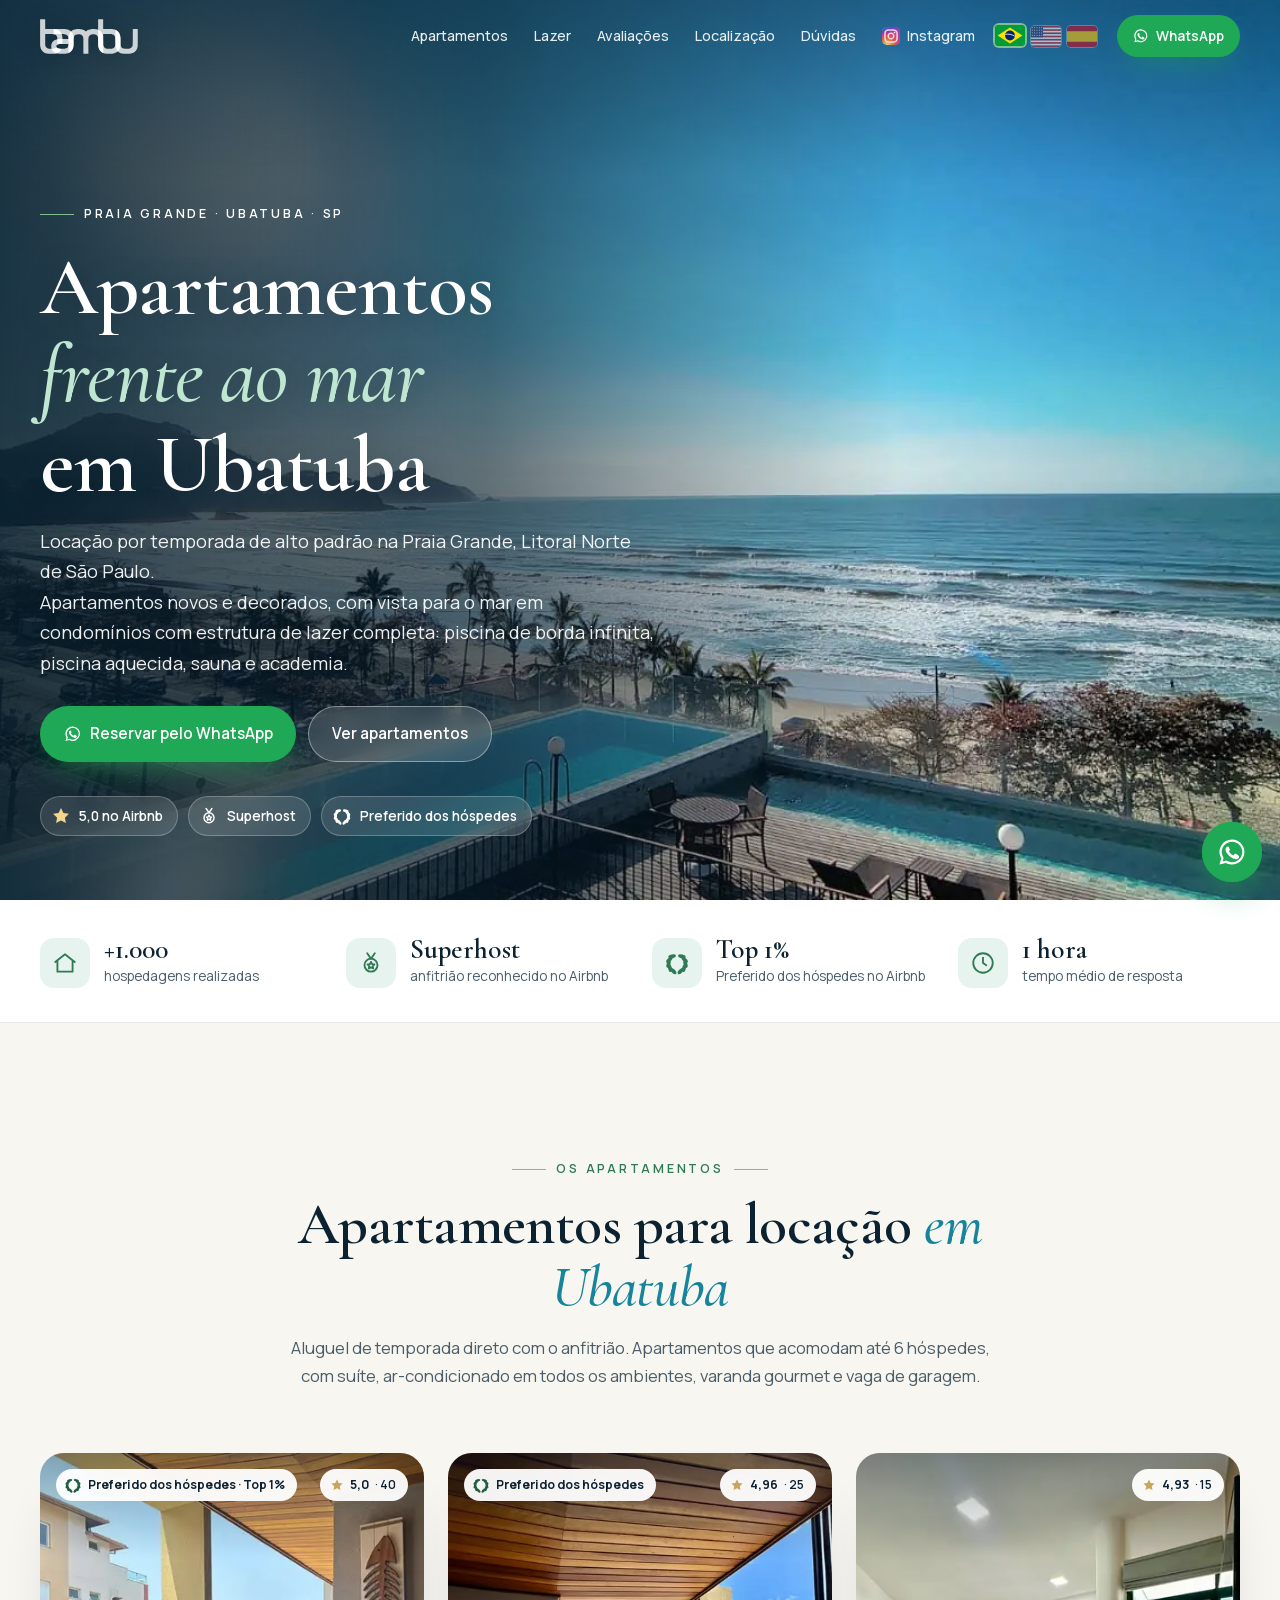
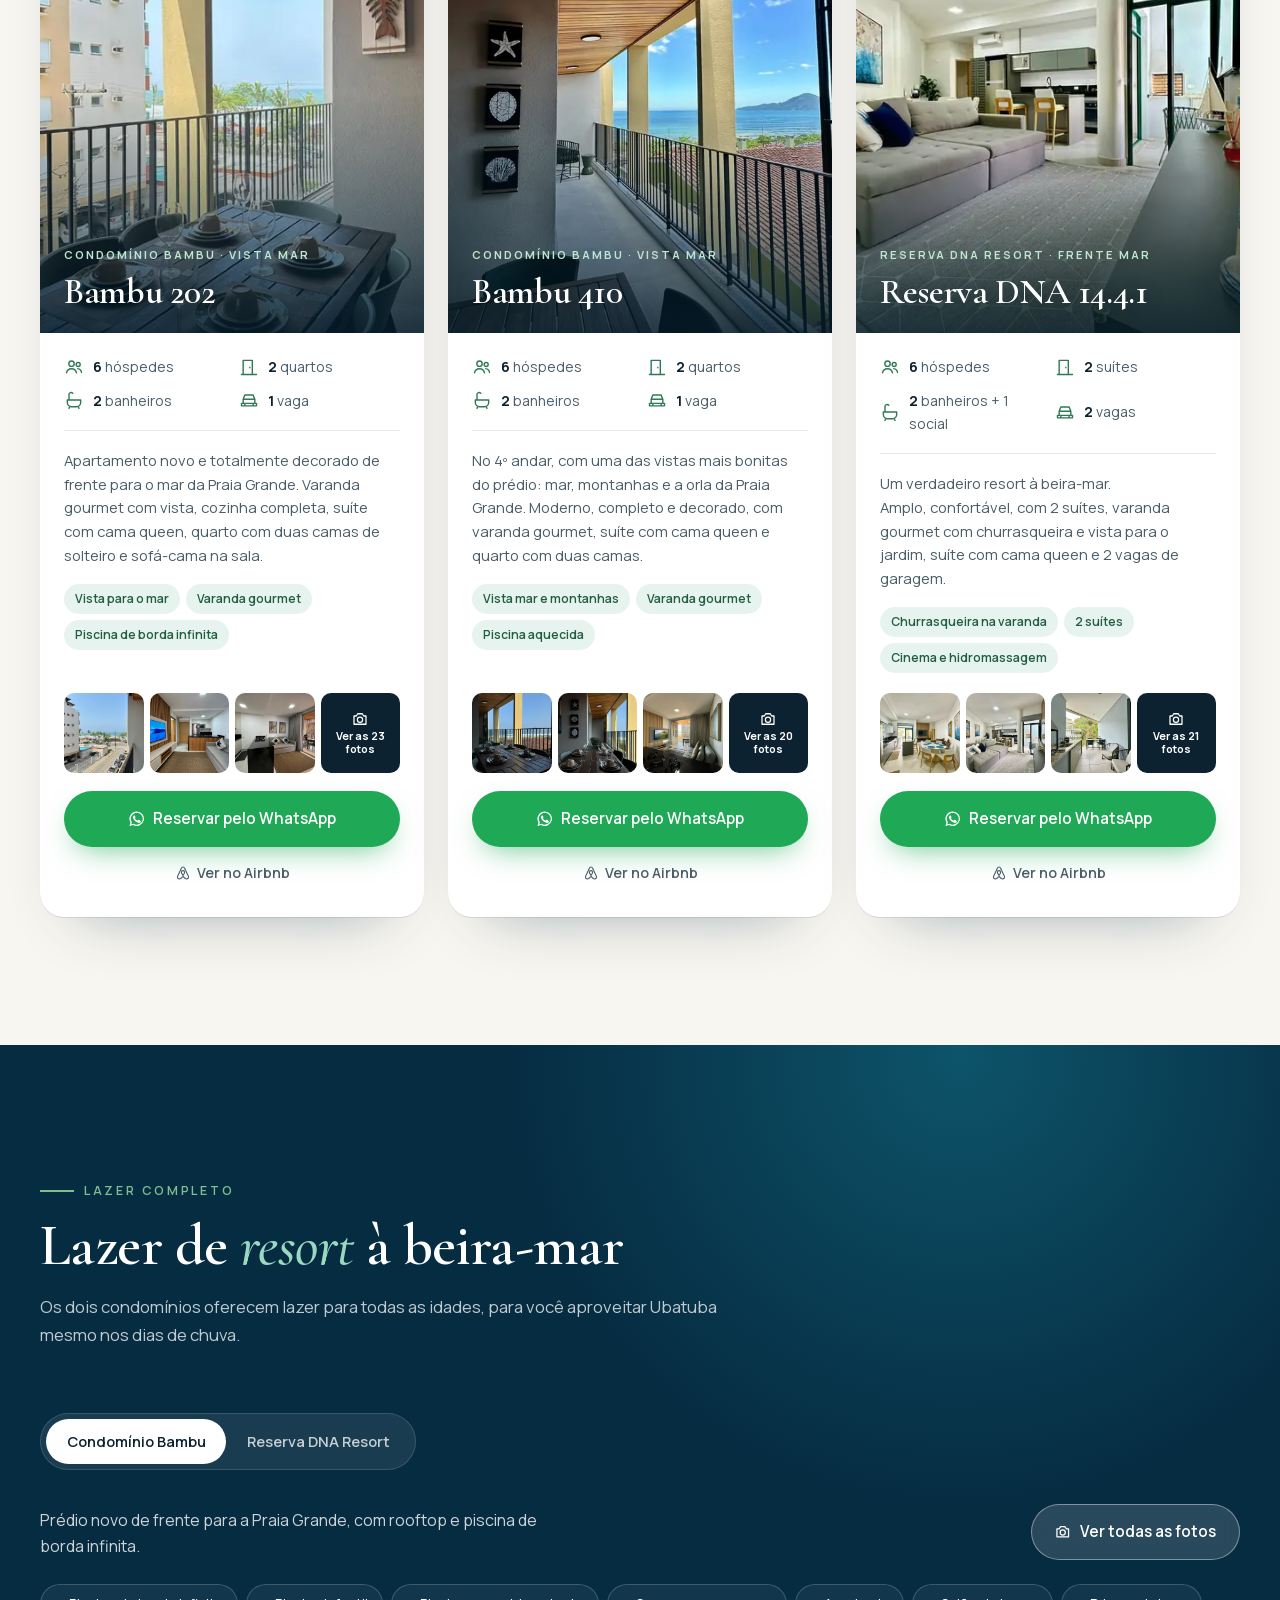
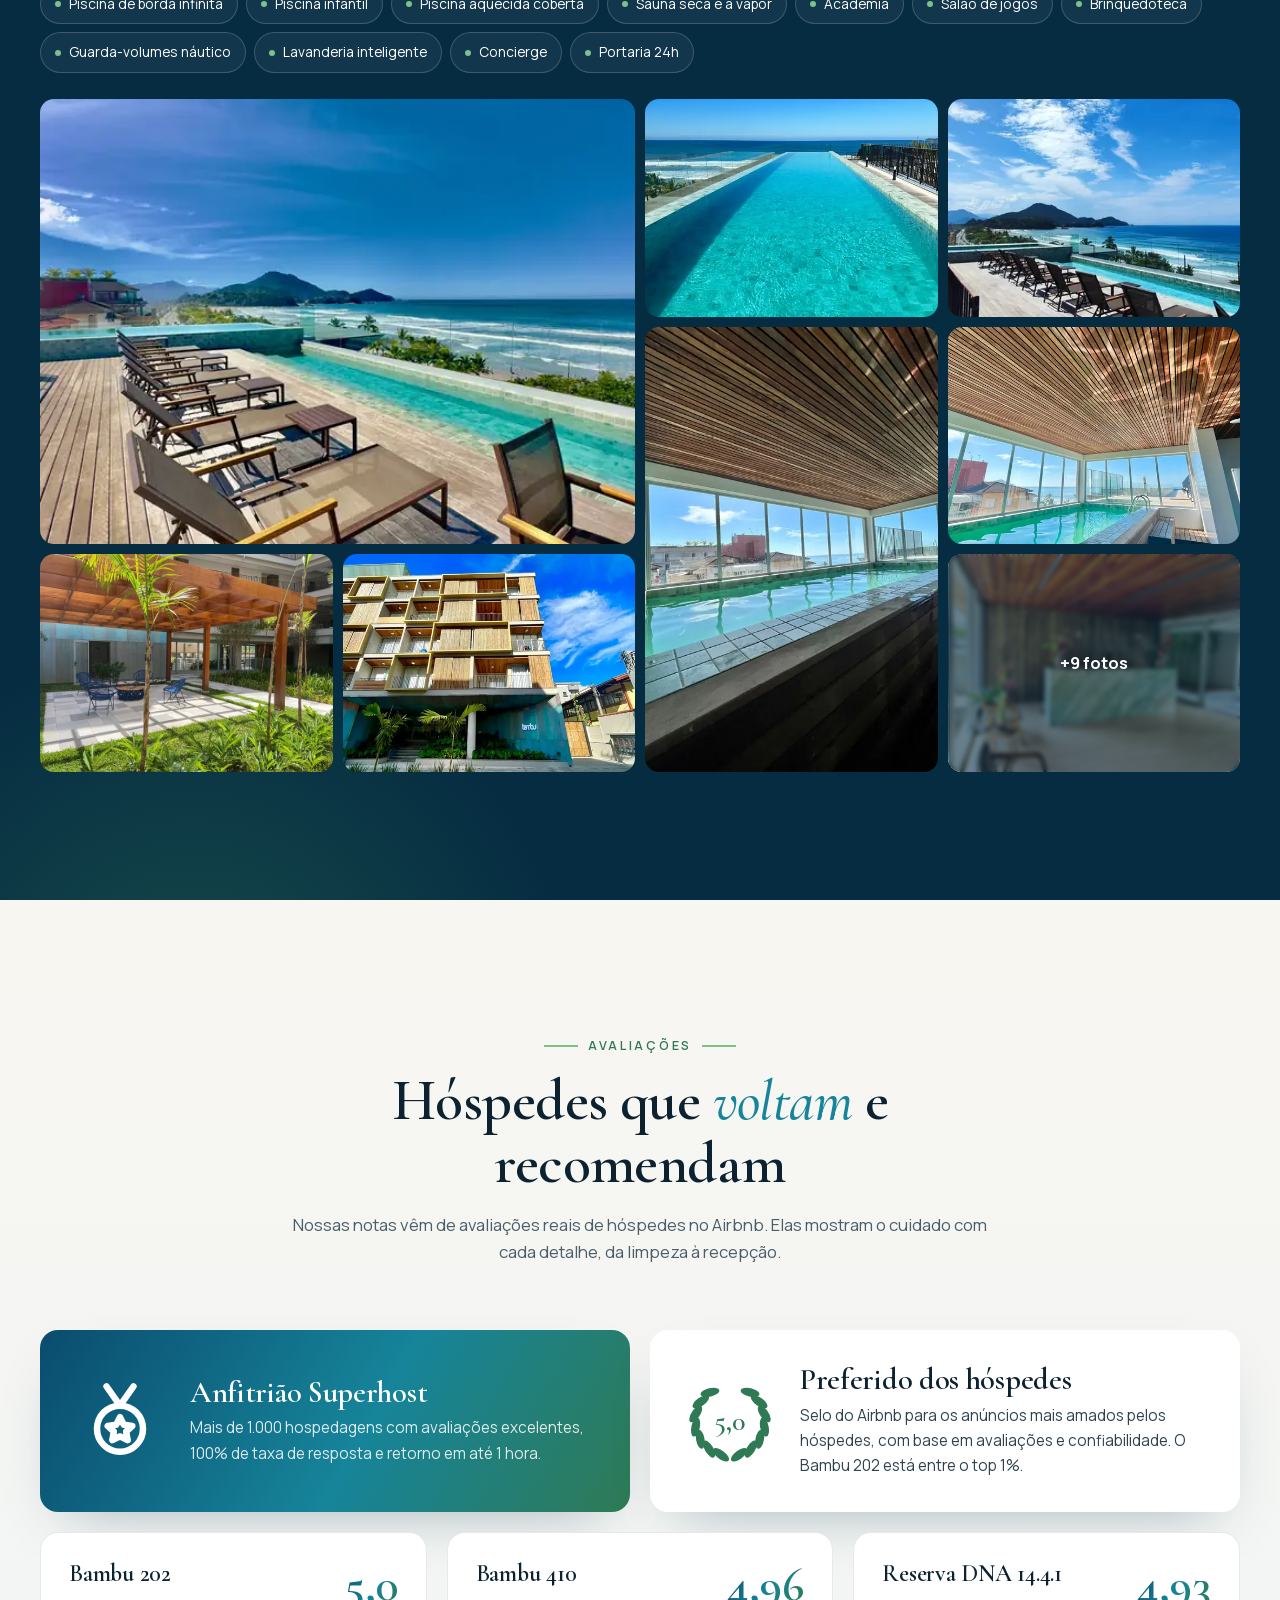
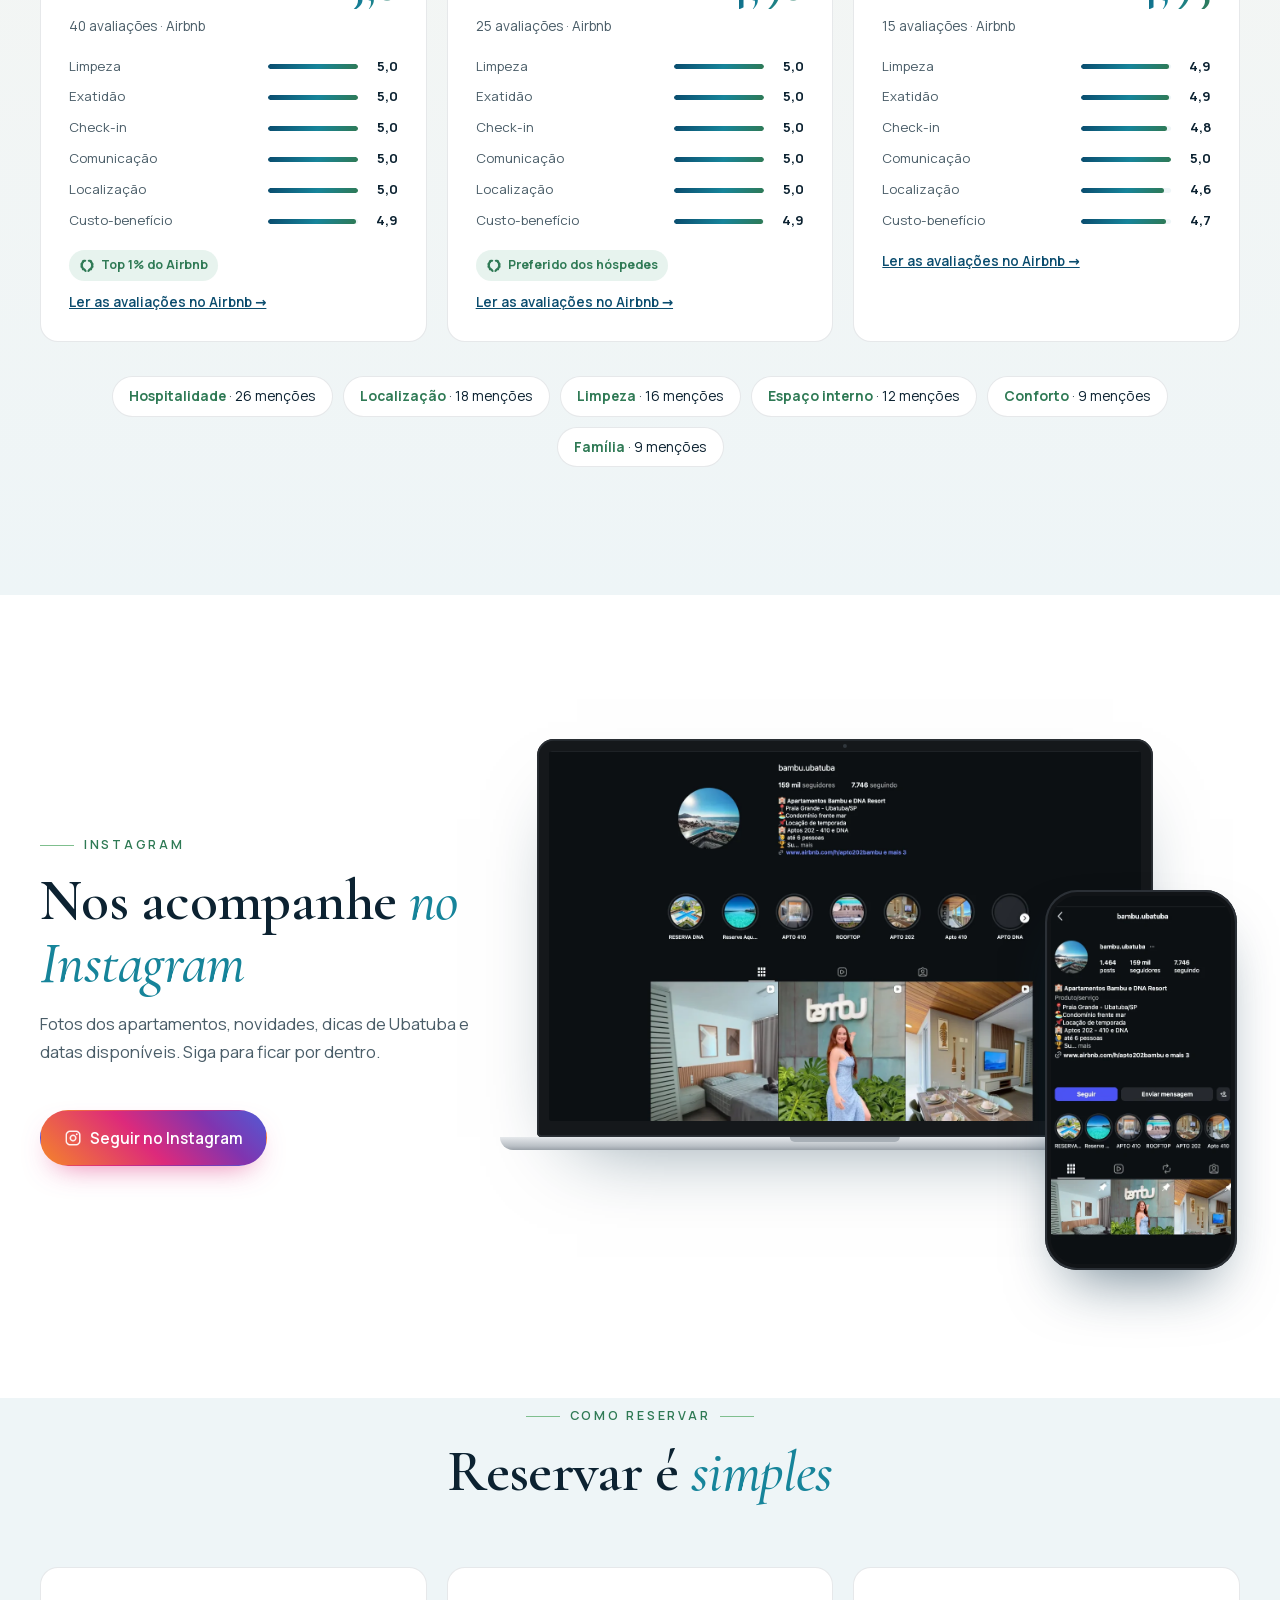
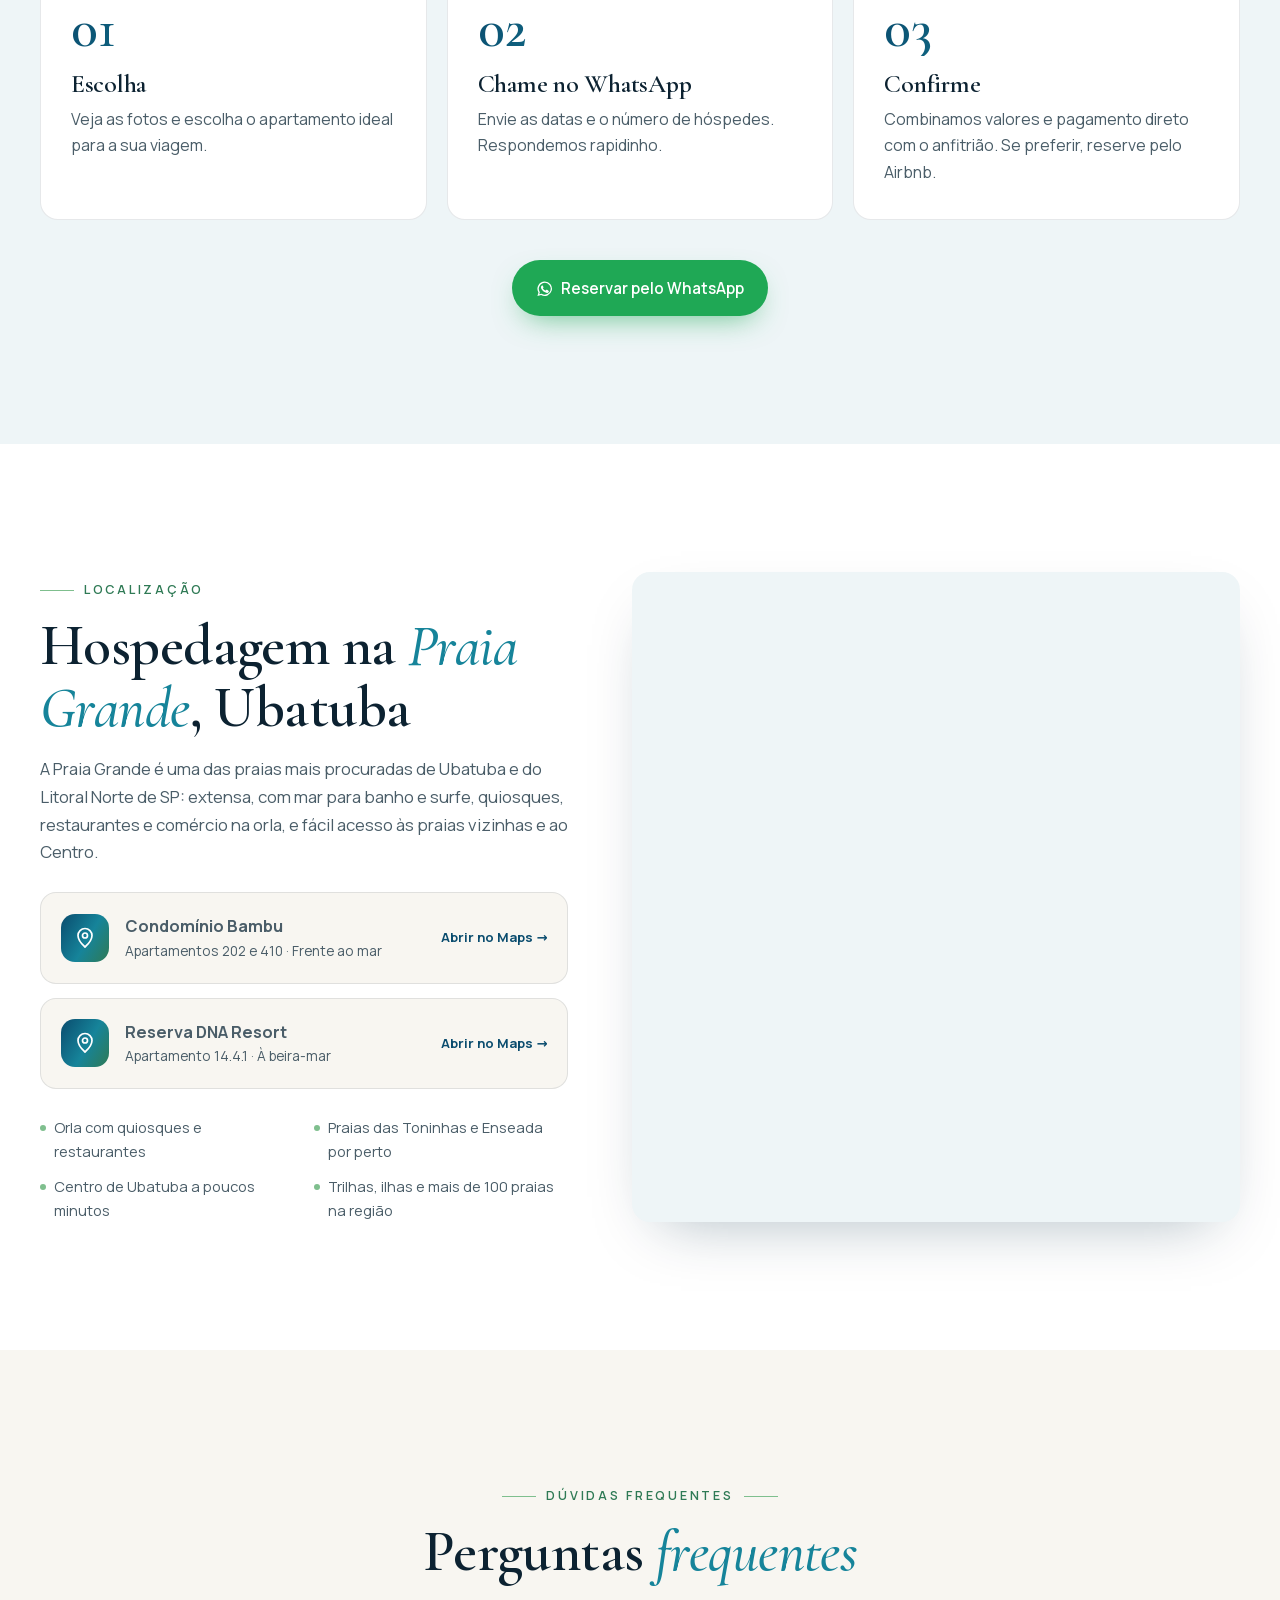
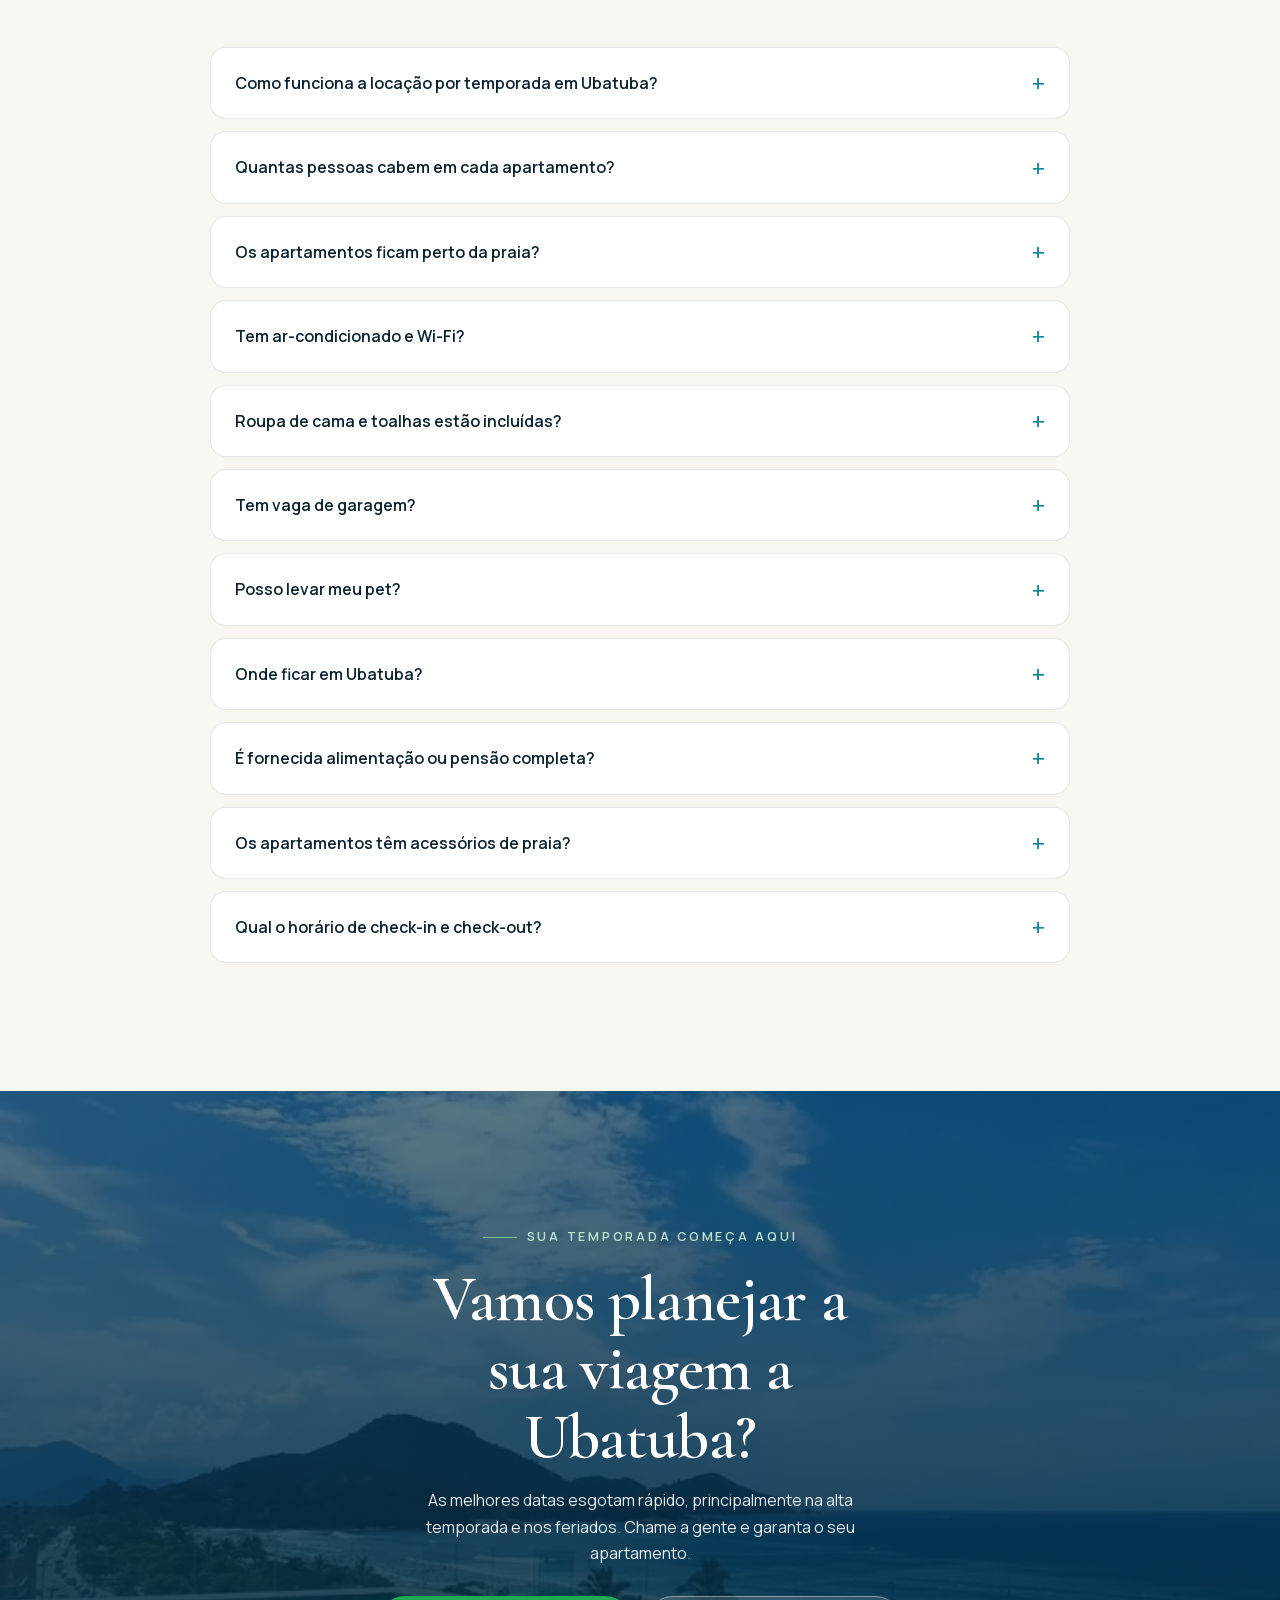
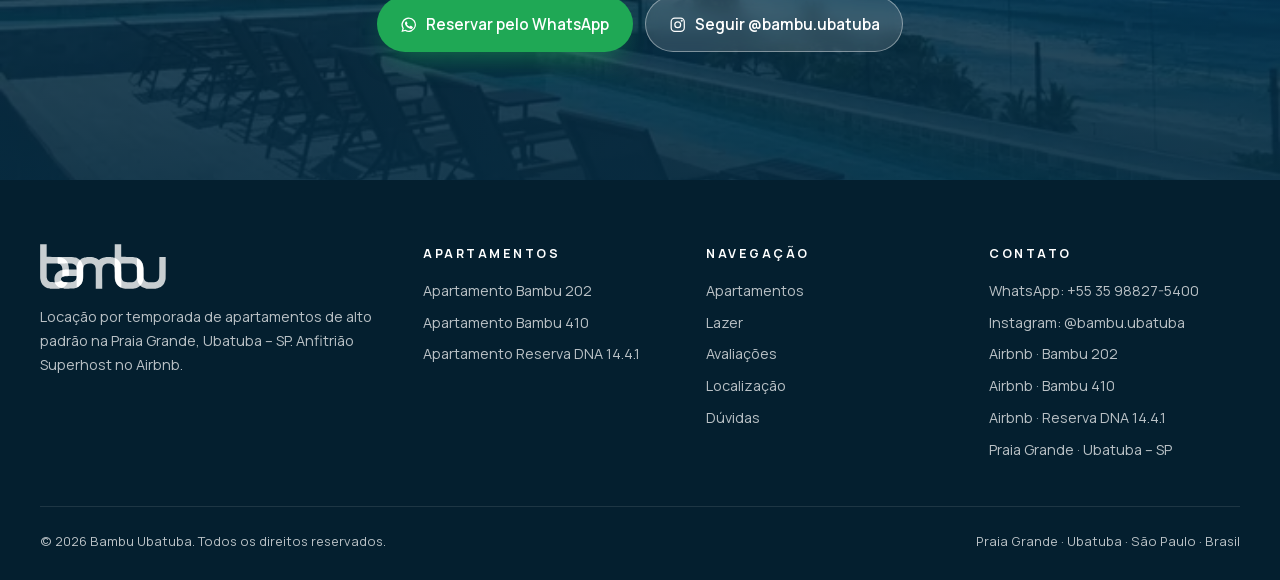
<file: site/index.html>
<!doctype html>
<html lang="pt-BR">
<head>
<meta charset="utf-8">
<meta name="viewport" content="width=device-width, initial-scale=1, viewport-fit=cover">
<title>Apartamentos para Locação em Ubatuba Frente ao Mar | Bambu</title>
<meta name="description" content="Locação por temporada em Ubatuba, na Praia Grande: apartamentos de alto padrão para aluguel frente ao mar, com piscina de borda infinita e lazer de resort. Anfitrião Superhost, +1.000 hospedagens. Reserve pelo WhatsApp.">
<meta name="robots" content="index, follow, max-image-preview:large">
<link rel="canonical" href="https://ubatubabambu.com.br/">
<link rel="alternate" hreflang="pt-BR" href="https://ubatubabambu.com.br/"><link rel="alternate" hreflang="en" href="https://ubatubabambu.com.br/en/"><link rel="alternate" hreflang="es" href="https://ubatubabambu.com.br/es/"><link rel="alternate" hreflang="x-default" href="https://ubatubabambu.com.br/">
<meta name="theme-color" content="#062c42">
<meta name="geo.region" content="BR-SP"><meta name="geo.placename" content="Ubatuba">
<meta property="og:type" content="website"><meta property="og:site_name" content="Bambu Ubatuba">
<meta property="og:title" content="Apartamentos para Locação em Ubatuba Frente ao Mar | Bambu"><meta property="og:description" content="Locação por temporada em Ubatuba, na Praia Grande: apartamentos de alto padrão para aluguel frente ao mar, com piscina de borda infinita e lazer de resort. Anfitrião Superhost, +1.000 hospedagens. Reserve pelo WhatsApp.">
<meta property="og:url" content="https://ubatubabambu.com.br/"><meta property="og:image" content="https://ubatubabambu.com.br/img/hero/og-bambu-ubatuba.jpg"><meta property="og:image:width" content="1200"><meta property="og:image:height" content="630">
<meta property="og:locale" content="pt_BR"><meta property="og:locale:alternate" content="en_US"><meta property="og:locale:alternate" content="es_ES">
<meta name="twitter:card" content="summary_large_image">
<link rel="icon" href="favicon.svg" type="image/svg+xml">
<link rel="apple-touch-icon" href="apple-touch-icon.png">
<link rel="manifest" href="site.webmanifest">
<link rel="preload" href="fonts/cormorant.woff2" as="font" type="font/woff2" crossorigin>
<link rel="preload" href="fonts/manrope.woff2" as="font" type="font/woff2" crossorigin>
<link rel="preload" as="image" href="img/hero/bambu-ubatuba-vista-mar-wide.webp" media="(min-aspect-ratio: 1/1)" fetchpriority="high">
<link rel="preload" as="image" imagesrcset="img/hero/bambu-ubatuba-vista-mar-640.webp 640w, img/hero/bambu-ubatuba-vista-mar-960.webp 960w, img/hero/bambu-ubatuba-vista-mar-1200.webp 1200w" imagesizes="100vw" media="(max-aspect-ratio: 1/1)" fetchpriority="high">
<style>@font-face{font-family:"Cormorant";src:url(fonts/cormorant.woff2) format("woff2");font-weight:500 600;font-style:normal;font-display:swap}@font-face{font-family:"Cormorant";src:url(fonts/cormorant-italic.woff2) format("woff2");font-weight:500;font-style:italic;font-display:swap}@font-face{font-family:"Manrope";src:url(fonts/manrope.woff2) format("woff2");font-weight:400 700;font-style:normal;font-display:swap}:root{--ink:#0c2231;--ink-soft:#4a5d68;--ocean-deep:#062c42;--ocean:#0a4c6e;--sea:#16849a;--bamboo:#2f7a55;--leaf:#7fbf8e;--mint:#e7f3ee;--mist:#eef5f7;--sand:#f8f6f1;--white:#fff;--line:rgba(12,34,49,.1);--gold:#c9a45c;--grad:linear-gradient(120deg,var(--ocean) 0%,var(--sea) 55%,var(--bamboo) 100%);--serif:"Cormorant","Cormorant Garamond",Georgia,"Times New Roman",serif;--sans:"Manrope",system-ui,-apple-system,"Segoe UI",Roboto,sans-serif;--r:18px;--shadow:0 24px 60px -28px rgba(6,44,66,.35);--wrap:1200px}*,*::before,*::after{box-sizing:border-box}html{scroll-behavior:smooth;-webkit-text-size-adjust:100%}body{margin:0;font-family:var(--sans);font-size:16px;line-height:1.65;color:var(--ink);background:var(--sand);-webkit-font-smoothing:antialiased;overflow-x:hidden}img{max-width:100%;height:auto;display:block}a{color:inherit}button{font:inherit;color:inherit;cursor:pointer}h1,h2,h3{font-family:var(--serif);font-weight:600;line-height:1.08;margin:0;letter-spacing:-.01em}p{margin:0 0 1em}.wrap{width:min(100% - 32px,var(--wrap));margin-inline:auto}.sr-only{position:absolute;width:1px;height:1px;overflow:hidden;clip:rect(0 0 0 0);white-space:nowrap}.skip{position:absolute;left:-999px;top:8px;background:#fff;padding:8px 14px;border-radius:8px;z-index:100}.skip:focus{left:8px}:focus-visible{outline:2px solid var(--sea);outline-offset:3px}section{scroll-margin-top:72px}.btn{display:inline-flex;align-items:center;justify-content:center;gap:.55em;padding:.95em 1.5em;border-radius:999px;font-weight:600;font-size:.95rem;text-decoration:none;border:1px solid transparent;transition:transform .2s,box-shadow .2s,background .2s,color .2s;white-space:nowrap}.btn svg{width:1.15em;height:1.15em;flex:none}.btn:hover{transform:translateY(-2px)}.btn-wa{background:#1fa855;color:#fff;box-shadow:0 12px 30px -12px rgba(31,168,85,.7)}.btn-wa:hover{background:#178f47}.btn-light{background:rgba(255,255,255,.14);color:#fff;border-color:rgba(255,255,255,.4);backdrop-filter:blur(8px)}.btn-light:hover{background:#fff;color:var(--ink)}.btn-line{background:transparent;color:var(--ink);border-color:var(--line)}.btn-line:hover{border-color:var(--ink)}.btn-dark{background:var(--ink);color:#fff}.hdr{position:fixed;inset:0 0 auto;z-index:50;color:#fff;transition:background .35s,box-shadow .35s,color .35s}.hdr.solid{background:rgba(255,255,255,.94);backdrop-filter:saturate(1.4) blur(14px);color:var(--ink);box-shadow:0 1px 0 var(--line)}.hdr-in{display:flex;align-items:center;gap:20px;height:72px}.logo{display:flex;align-items:center;gap:10px;text-decoration:none;margin-right:auto}.logo svg{width:34px;height:34px}.logo b{display:block;font-family:var(--serif);font-size:1.65rem;font-weight:600;line-height:1}.logo small{display:block;font-size:.62rem;letter-spacing:.34em;font-weight:600;opacity:.85;margin-top:3px}.nav{display:flex;gap:26px}.nav a{text-decoration:none;font-size:.9rem;font-weight:500;opacity:.9;position:relative}.nav a::after{content:"";position:absolute;left:0;right:0;bottom:-6px;height:1.5px;background:currentColor;transform:scaleX(0);transition:transform .25s;transform-origin:left}.nav a:hover::after{transform:scaleX(1)}.langs{display:flex;gap:6px;align-items:center}.langs a{display:block;width:30px;height:21px;border-radius:4px;overflow:hidden;opacity:.6;transition:opacity .2s,transform .2s;box-shadow:0 0 0 1px rgba(255,255,255,.4)}.hdr.solid .langs a{box-shadow:0 0 0 1px var(--line)}.langs a:hover,.langs a[aria-current]{opacity:1;transform:translateY(-1px)}.langs a[aria-current]{box-shadow:0 0 0 2px var(--leaf)}.langs svg{width:100%;height:100%;display:block}.hdr .btn-wa{padding:.65em 1.1em;font-size:.85rem}.burger{display:none;background:none;border:0;padding:8px;margin-right:-8px}.burger span{display:block;width:22px;height:2px;background:currentColor;margin:5px 0;border-radius:2px;transition:transform .3s,opacity .3s}.nav-open .burger span:nth-child(1){transform:translateY(7px) rotate(45deg)}.nav-open .burger span:nth-child(2){opacity:0}.nav-open .burger span:nth-child(3){transform:translateY(-7px) rotate(-45deg)}.logo img{display:block;height:35px;width:auto}.logo .logo-c{display:none}.hdr.solid .logo .logo-w{display:none}.hdr.solid .logo .logo-c{display:block}.ftr .logo img{height:45px}.nav-ig{display:inline-flex;align-items:center;gap:7px}.nav-ig img{width:18px;height:18px;border-radius:5px}.hdr-ig{display:none;width:40px;height:40px;place-items:center;border-radius:50%;transition:opacity .2s}.hdr-ig:hover{opacity:.8}.hdr-ig img{width:28px;height:28px;border-radius:8px}.hero{position:relative;min-height:100vh;min-height:100svh;display:flex;align-items:flex-end;color:#fff;overflow:hidden;background:var(--ocean-deep)}.hero picture,.hero picture img{position:absolute;inset:0;width:100%;height:100%;object-fit:cover}.hero picture img{object-position:50% 62%;animation:zoom 18s ease-out both}@keyframes zoom{from{transform:scale(1.08)}to{transform:scale(1)}}.hero::after{content:"";position:absolute;inset:0;background:linear-gradient(180deg,rgba(4,28,42,.5) 0%,rgba(4,28,42,.18) 14%,rgba(4,28,42,.5) 32%,rgba(4,28,42,.76) 55%,rgba(4,24,36,.94) 100%)}@media (max-aspect-ratio:1/1){.hero h1{text-shadow:0 2px 18px rgba(2,18,28,.55)}.hero h1 em{color:#e3f7ec}.hero p.lead{opacity:1;text-shadow:0 1px 12px rgba(2,18,28,.6)}.hero .eyebrow{text-shadow:0 1px 10px rgba(2,18,28,.6)}.hero .chip{background:rgba(4,28,42,.45)}}@media (min-aspect-ratio:1/1){.hero::after{background:linear-gradient(180deg,rgba(6,44,66,.45) 0%,rgba(6,44,66,0) 20%),linear-gradient(90deg,rgba(4,28,42,.86) 0%,rgba(4,28,42,.6) 38%,rgba(4,28,42,0) 70%)}.hero-in{padding-bottom:88px}}.hero-in{position:relative;z-index:1;padding:140px 0 64px}.eyebrow{display:inline-flex;align-items:center;gap:10px;font-size:.78rem;font-weight:600;letter-spacing:.22em;text-transform:uppercase}.eyebrow::before{content:"";width:34px;height:1.5px;background:var(--leaf)}.hero h1{font-size:clamp(2.6rem,6.4vw,5.4rem);max-width:13ch;margin:18px 0 18px;text-shadow:0 2px 30px rgba(0,0,0,.25)}.hero h1 em{font-style:italic;font-weight:500;color:#bfe6d0}.hero p.lead{font-size:clamp(1rem,1.5vw,1.15rem);max-width:56ch;opacity:.92}.hero-cta{display:flex;flex-wrap:wrap;gap:12px;margin:28px 0 34px}.chips{list-style:none;padding:0;margin:0;display:flex;flex-wrap:wrap;gap:10px}.chip{display:inline-flex;align-items:center;gap:8px;padding:8px 14px 8px 10px;border-radius:999px;background:rgba(255,255,255,.12);border:1px solid rgba(255,255,255,.25);backdrop-filter:blur(10px);font-size:.84rem;font-weight:600}.chip svg{width:20px;height:20px;flex:none}.trust{background:#fff;border-bottom:1px solid var(--line)}.trust ul{list-style:none;margin:0;padding:34px 0;display:grid;grid-template-columns:repeat(4,1fr);gap:24px}.trust li{display:flex;align-items:center;gap:14px}.trust .ic{width:50px;height:50px;border-radius:14px;display:grid;place-items:center;background:var(--mint);color:var(--bamboo);flex:none}.trust .ic svg{width:26px;height:26px}.trust strong{display:block;font-family:var(--serif);font-size:1.7rem;line-height:1}.trust span{font-size:.85rem;color:var(--ink-soft);line-height:1.35;display:block;margin-top:4px}.sec{padding:clamp(72px,10vw,128px) 0}.sec-head{max-width:720px;margin-bottom:clamp(40px,6vw,64px)}.sec-head.center{text-align:center;margin-inline:auto}.sec-head .eyebrow{color:var(--bamboo)}.sec-head h2{font-size:clamp(2.2rem,4.6vw,3.6rem);margin:14px 0 16px}.sec-head h2 em{font-style:italic;font-weight:500;color:var(--sea)}.sec-head p{color:var(--ink-soft);font-size:1.05rem}.center .eyebrow::after{content:"";width:34px;height:1.5px;background:var(--leaf)}.apts{display:grid;grid-template-columns:repeat(3,1fr);gap:24px;align-items:stretch}.apt{display:flex;flex-direction:column;background:#fff;border-radius:24px;overflow:hidden;box-shadow:0 1px 0 var(--line),0 30px 60px -40px rgba(6,44,66,.45);transition:transform .4s cubic-bezier(.2,.7,.2,1),box-shadow .4s}.apt:hover{transform:translateY(-6px);box-shadow:0 1px 0 var(--line),0 40px 70px -40px rgba(6,44,66,.55)}.apt-cover{position:relative;aspect-ratio:4/5;overflow:hidden;background:var(--mist)}.apt-img{position:absolute;inset:0;padding:0;border:0;background:none;display:block;width:100%}.apt-img img{width:100%;height:100%;object-fit:cover;transition:transform 1.1s cubic-bezier(.2,.7,.2,1)}.apt:hover .apt-img img{transform:scale(1.06)}.apt-cover::after{content:"";position:absolute;inset:0;background:linear-gradient(180deg,rgba(4,28,42,.35) 0%,rgba(4,28,42,0) 22%,rgba(4,28,42,0) 50%,rgba(4,28,42,.85) 100%);pointer-events:none}.apt-top{position:absolute;left:16px;right:16px;top:16px;z-index:1;display:flex;justify-content:space-between;align-items:center;gap:8px;pointer-events:none}.apt-fav,.apt-rate{white-space:nowrap;display:inline-flex;align-items:center;gap:6px;background:rgba(255,255,255,.95);color:var(--ink);padding:6px 12px 6px 8px;border-radius:999px;font-size:.76rem;font-weight:700;backdrop-filter:blur(6px)}.apt-rate{margin-left:auto;padding-left:10px;font-weight:600}.apt-rate svg{width:14px;height:14px;color:var(--gold)}.apt-cap{position:absolute;left:24px;right:24px;bottom:22px;z-index:1;color:#fff;pointer-events:none}.apt-cap .tag{color:#bfe6d0}.tag{font-size:.7rem;font-weight:700;letter-spacing:.18em;text-transform:uppercase;color:var(--sea)}.apt h3{font-size:clamp(2rem,2.8vw,2.5rem);margin-top:6px;text-shadow:0 2px 20px rgba(0,0,0,.3)}.apt-body{display:flex;flex-direction:column;flex:1;padding:22px 24px 24px}.specs{list-style:none;padding:0 0 18px;margin:0 0 18px;display:grid;grid-template-columns:1fr 1fr;gap:10px 14px;border-bottom:1px solid var(--line)}.specs li{display:flex;align-items:center;gap:9px;font-size:.88rem;color:var(--ink-soft)}.specs svg{width:20px;height:20px;color:var(--bamboo);flex:none}.specs b{color:var(--ink)}.apt-desc{color:var(--ink-soft);font-size:.93rem;line-height:1.6;margin-bottom:16px}.hl{list-style:none;padding:0;margin:0 0 20px;display:flex;flex-wrap:wrap;gap:6px}.hl li{font-size:.76rem;font-weight:600;padding:5px 11px;border-radius:999px;background:var(--mint);color:#1f5e40}.apt-thumbs{display:grid;grid-template-columns:repeat(4,1fr);gap:6px;margin:auto 0 18px}.apt-thumbs button{padding:0;border:0;border-radius:10px;overflow:hidden;aspect-ratio:1;background:var(--mist)}.apt-thumbs img{width:100%;height:100%;object-fit:cover;transition:opacity .2s}.apt-thumbs button:hover img{opacity:.8}.apt-all{display:flex!important;flex-direction:column;align-items:center;justify-content:center;gap:2px;background:var(--ink)!important;color:#fff;font-size:.68rem;font-weight:700;line-height:1.15;text-align:center;padding:4px!important}.apt-all svg{width:18px;height:18px}.apt-cta{display:flex;flex-direction:column;align-items:center;gap:6px}.apt-cta .btn{width:100%}.apt-link{display:inline-flex;align-items:center;gap:6px;font-size:.88rem;font-weight:600;color:var(--ink-soft);text-decoration:none;padding:.6em .2em}.apt-link svg{width:16px;height:16px}.apt-link:hover{color:var(--ink)}.leisure{background:var(--ocean-deep);color:#fff;position:relative;overflow:hidden}.leisure::before{content:"";position:absolute;inset:-30% -10% auto auto;width:70vw;height:70vw;background:radial-gradient(closest-side,rgba(22,132,154,.45),transparent);pointer-events:none}.leisure::after{content:"";position:absolute;inset:auto auto -35% -15%;width:60vw;height:60vw;background:radial-gradient(closest-side,rgba(47,122,85,.4),transparent);pointer-events:none}.leisure .wrap{position:relative;z-index:1}.leisure .sec-head .eyebrow{color:var(--leaf)}.leisure .sec-head p{color:rgba(255,255,255,.75)}.leisure .sec-head h2 em{color:#9ad9c0}.tabs{display:inline-flex;padding:5px;border-radius:999px;background:rgba(255,255,255,.08);border:1px solid rgba(255,255,255,.14);margin-bottom:34px;flex-wrap:wrap}.tabs button{background:none;border:0;padding:.7em 1.4em;border-radius:999px;font-weight:600;font-size:.92rem;color:rgba(255,255,255,.75)}.tabs button[aria-selected=true]{background:#fff;color:var(--ink)}.panel[hidden]{display:none}.panel-top{display:flex;justify-content:space-between;align-items:flex-end;gap:24px;flex-wrap:wrap;margin-bottom:24px}.panel-top p{max-width:60ch;color:rgba(255,255,255,.8);margin:0}.amen{list-style:none;padding:0;margin:0 0 26px;display:flex;flex-wrap:wrap;gap:8px}.amen li{display:flex;align-items:center;gap:8px;font-size:.86rem;padding:8px 14px;border-radius:999px;border:1px solid rgba(255,255,255,.18);background:rgba(255,255,255,.05)}.amen li::before{content:"";width:6px;height:6px;border-radius:50%;background:var(--leaf)}.bento{display:grid;grid-template-columns:repeat(4,1fr);grid-auto-rows:clamp(140px,17vw,230px);gap:10px}.bento button{padding:0;border:0;border-radius:14px;overflow:hidden;background:rgba(255,255,255,.06);position:relative}.bento button:nth-child(1){grid-column:span 2;grid-row:span 2}.bento button:nth-child(4){grid-row:span 2}.bento img{width:100%;height:100%;object-fit:cover;transition:transform .8s cubic-bezier(.2,.7,.2,1)}.bento button:hover img{transform:scale(1.06)}.bento .count{position:absolute;inset:0;display:grid;place-items:center;background:rgba(6,44,66,.6);font-weight:700;font-size:1.05rem;backdrop-filter:blur(2px)}.reviews{background:linear-gradient(180deg,var(--sand),var(--mist))}.rev-top{display:grid;grid-template-columns:1fr 1fr;gap:20px;margin-bottom:20px}.award{border-radius:var(--r);padding:34px;display:flex;gap:24px;align-items:center;background:#fff;box-shadow:var(--shadow)}.award.dark{background:var(--grad);color:#fff}.award svg.big{width:92px;height:92px;flex:none}.award h3{font-size:1.9rem;margin-bottom:6px}.award p{margin:0;font-size:.95rem;opacity:.85}.scores{display:grid;grid-template-columns:repeat(3,1fr);gap:20px}.score{background:#fff;border-radius:var(--r);padding:28px;border:1px solid var(--line)}.score header{display:flex;justify-content:space-between;align-items:flex-start;gap:12px;margin-bottom:6px}.score h3{font-size:1.5rem}.score .big{font-family:var(--serif);font-size:3rem;line-height:1;font-weight:600;background:var(--grad);-webkit-background-clip:text;background-clip:text;color:transparent}.score .sub{font-size:.85rem;color:var(--ink-soft);margin-bottom:18px}.bars{list-style:none;padding:0;margin:0 0 18px;display:grid;gap:9px}.bars li{display:grid;grid-template-columns:1fr 90px 30px;gap:10px;align-items:center;font-size:.83rem;color:var(--ink-soft)}.bars i{display:block;height:5px;border-radius:5px;background:var(--mist);overflow:hidden}.bars i::before{content:"";display:block;height:100%;width:var(--v);background:var(--grad);border-radius:5px}.bars b{color:var(--ink);text-align:right}.score .fav{display:inline-flex;align-items:center;gap:6px;font-size:.78rem;font-weight:700;color:var(--bamboo);background:var(--mint);padding:5px 10px;border-radius:999px}.score .fav svg{width:16px;height:16px}.score a{font-size:.85rem;font-weight:600;color:var(--ocean)}.quotes{display:grid;grid-template-columns:repeat(3,1fr);gap:20px;margin-top:20px}.quote{background:#fff;border-radius:var(--r);padding:30px;border:1px solid var(--line);display:flex;flex-direction:column}.quote .stars{display:flex;gap:2px;color:var(--gold);margin-bottom:14px}.quote .stars svg{width:16px;height:16px}.quote blockquote{margin:0 0 18px;font-family:var(--serif);font-size:1.3rem;line-height:1.35;font-style:italic;flex:1}.quote figcaption{font-size:.85rem;color:var(--ink-soft)}.quote figcaption b{color:var(--ink);display:block}.topics{display:flex;flex-wrap:wrap;gap:10px;justify-content:center;margin-top:34px}.topics span{background:#fff;border:1px solid var(--line);padding:8px 16px;border-radius:999px;font-size:.86rem}.topics b{color:var(--bamboo)}.ig{background:#fff}.ig-grid{display:grid;grid-template-columns:minmax(0,.85fr) minmax(0,1.4fr);gap:clamp(28px,5vw,72px);align-items:center}.ig-card{background:var(--sand);border:1px solid var(--line);border-radius:22px;padding:24px;display:flex;flex-direction:column;gap:20px}.ig-prof{display:flex;align-items:center;gap:16px;min-width:0}.ig-av{width:78px;height:78px;border-radius:50%;padding:3px;background:linear-gradient(45deg,#f58529,#dd2a7b,#8134af,#515bd4);flex:none}.ig-av>span{display:grid;place-items:center;width:100%;height:100%;border-radius:50%;background:#fff;border:3px solid #fff}.ig-av img{width:78%;height:auto}.ig-prof b{display:block;font-size:1.08rem}.ig-prof small{display:block;color:var(--ink-soft);font-size:.86rem;line-height:1.4}.ig-side{display:flex;flex-direction:column;align-items:flex-start}.btn-ig{align-self:flex-start;background:linear-gradient(45deg,#f58529,#dd2a7b 45%,#8134af 75%,#515bd4);color:#fff;box-shadow:0 12px 30px -14px rgba(221,42,123,.7)}.btn-ig img{width:18px;height:18px}.ig-feed{display:grid;grid-template-columns:repeat(3,1fr);gap:8px}.ig-tile{position:relative;display:block;aspect-ratio:1;border-radius:14px;overflow:hidden;background:var(--mist)}.ig-tile .ph{width:100%;height:100%;object-fit:cover;transition:transform .8s cubic-bezier(.2,.7,.2,1)}.ig-ov{position:absolute;inset:0;display:grid;place-items:center;background:rgba(6,44,66,.45);opacity:0;transition:opacity .3s}.ig-ov img{width:34px;height:34px}.ig-tile:hover .ig-ov,.ig-tile:focus-visible .ig-ov{opacity:1}.ig-tile:hover .ph{transform:scale(1.06)}.steps{list-style:none;padding:0;margin:0;display:grid;grid-template-columns:repeat(3,1fr);gap:20px;counter-reset:s}.steps li{background:#fff;border-radius:var(--r);padding:34px 30px;border:1px solid var(--line);position:relative;counter-increment:s}.steps li::before{content:"0" counter(s);font-family:var(--serif);font-size:3.4rem;line-height:1;font-weight:600;background:var(--grad);-webkit-background-clip:text;background-clip:text;color:transparent;display:block;margin-bottom:14px}.steps h3{font-size:1.6rem;margin-bottom:8px}.steps p{color:var(--ink-soft);margin:0}.book-cta{display:flex;justify-content:center;gap:12px;flex-wrap:wrap;margin-top:40px}.loc{background:#fff}.loc-grid{display:grid;grid-template-columns:1fr 1.15fr;gap:clamp(28px,5vw,64px);align-items:stretch}.places{display:grid;gap:14px;margin:26px 0}.place{display:flex;gap:16px;align-items:center;padding:20px;border:1px solid var(--line);border-radius:16px;text-decoration:none;transition:border-color .2s,box-shadow .2s,transform .2s;background:var(--sand)}.place:hover{border-color:var(--sea);box-shadow:var(--shadow);transform:translateY(-2px)}.place .pin{width:48px;height:48px;border-radius:14px;background:var(--grad);color:#fff;display:grid;place-items:center;flex:none}.place .pin svg{width:24px;height:24px}.place b{display:block;font-size:1.02rem}.place span{display:block;font-size:.86rem;color:var(--ink-soft)}.place .go{margin-left:auto;font-size:.82rem;font-weight:700;color:var(--ocean);white-space:nowrap}.near{list-style:none;padding:0;margin:0;display:grid;grid-template-columns:1fr 1fr;gap:10px 20px;font-size:.92rem;color:var(--ink-soft)}.near li{display:flex;gap:8px;align-items:baseline}.near li::before{content:"";width:6px;height:6px;border-radius:50%;background:var(--leaf);flex:none;transform:translateY(-2px)}.map{border-radius:var(--r);overflow:hidden;min-height:420px;background:var(--mist);position:relative;box-shadow:var(--shadow)}.map iframe{position:absolute;inset:0;width:100%;height:100%;border:0}.faq-list{max-width:860px;margin:0 auto;display:grid;gap:12px}.faq-list details{background:#fff;border:1px solid var(--line);border-radius:16px;padding:0 24px;transition:box-shadow .2s}.faq-list details[open]{box-shadow:var(--shadow)}.faq-list summary{list-style:none;cursor:pointer;padding:22px 0;font-weight:600;display:flex;justify-content:space-between;gap:20px;align-items:center}.faq-list summary::-webkit-details-marker{display:none}.faq-list summary::after{content:"+";font-size:1.5rem;font-weight:400;color:var(--sea);transition:transform .25s;line-height:1}.faq-list details[open] summary::after{transform:rotate(45deg)}.faq-list details p{color:var(--ink-soft);padding-bottom:22px;margin:0}.final{position:relative;color:#fff;text-align:center;overflow:hidden;background:var(--ocean-deep)}.final img{position:absolute;inset:0;width:100%;height:100%;object-fit:cover;opacity:.55}.final::after{content:"";position:absolute;inset:0;background:linear-gradient(180deg,rgba(6,44,66,.35),rgba(6,44,66,.85))}.final .wrap{position:relative;z-index:1}.final h2{font-size:clamp(2.4rem,5vw,4rem);max-width:16ch;margin:16px auto}.final p{max-width:56ch;margin:0 auto 30px;opacity:.9}.final .eyebrow{color:#bfe6d0}.final .hero-cta{justify-content:center;margin:0}.ftr{background:#041f2f;color:rgba(255,255,255,.72);padding:64px 0 28px;font-size:.9rem}.ftr-grid{display:grid;grid-template-columns:1.4fr 1fr 1fr 1fr;gap:32px;margin-bottom:44px}.ftr .logo{color:#fff;margin-bottom:16px}.ftr h4{color:#fff;font-size:.78rem;letter-spacing:.2em;text-transform:uppercase;margin:0 0 14px}.ftr ul{list-style:none;padding:0;margin:0;display:grid;gap:8px}.ftr a{text-decoration:none}.ftr a:hover{color:#fff}.ftr-bot{border-top:1px solid rgba(255,255,255,.1);padding-top:24px;display:flex;justify-content:space-between;gap:16px;flex-wrap:wrap;font-size:.8rem}.fab{position:fixed;right:18px;bottom:18px;z-index:40;width:60px;height:60px;border-radius:50%;background:#1fa855;color:#fff;display:grid;place-items:center;box-shadow:0 14px 34px -10px rgba(31,168,85,.8);transition:transform .2s}.fab:hover{transform:scale(1.07)}.fab svg{width:30px;height:30px}.fab::before{content:"";position:absolute;inset:0;border-radius:50%;border:2px solid #1fa855;animation:ping 2.4s infinite}@keyframes ping{0%{transform:scale(1);opacity:.7}80%,100%{transform:scale(1.5);opacity:0}}.lb{position:fixed;inset:0;z-index:90;background:rgba(3,18,28,.96);display:none;flex-direction:column;color:#fff}.lb.open{display:flex}.lb-top{display:flex;justify-content:space-between;align-items:center;padding:14px 18px;font-size:.9rem}.lb-top b{font-family:var(--serif);font-size:1.3rem;font-weight:600}.lb-stage{flex:1;position:relative;display:flex;align-items:center;justify-content:center;min-height:0;padding:0 64px;touch-action:pan-y}.lb-stage img{max-width:100%;max-height:100%;object-fit:contain;border-radius:8px;user-select:none;-webkit-user-drag:none}.lb button{background:rgba(255,255,255,.1);border:0;color:#fff;width:46px;height:46px;border-radius:50%;display:grid;place-items:center;transition:background .2s}.lb button:hover{background:rgba(255,255,255,.22)}.lb button svg{width:22px;height:22px}.lb-prev,.lb-next{position:absolute;top:50%;transform:translateY(-50%)}.lb-prev{left:10px}.lb-next{right:10px}.lb-cap{text-align:center;padding:12px 18px 20px;font-size:.9rem;opacity:.85}.js .rv{opacity:0;transform:translateY(26px);transition:opacity .9s ease,transform .9s cubic-bezier(.2,.7,.2,1)}.js .rv.in{opacity:1;transform:none}@media (prefers-reduced-motion:reduce){*{animation:none!important;transition:none!important}html{scroll-behavior:auto}.js .rv{opacity:1;transform:none}}@media (max-width:1080px){.nav{display:none}.burger{display:block}.hdr-ig{display:grid}.nav-open .nav{display:flex;position:fixed;top:72px;left:0;right:0;flex-direction:column;gap:0;background:#fff;color:var(--ink);padding:8px 16px 20px;box-shadow:0 20px 40px -20px rgba(0,0,0,.3)}.nav-open .nav a{padding:14px 4px;border-bottom:1px solid var(--line);font-size:1rem}.nav-open .hdr{background:#fff;color:var(--ink)}.trust ul{grid-template-columns:repeat(2,1fr)}.scores,.quotes{grid-template-columns:1fr 1fr}.apts{display:flex;overflow-x:auto;scroll-snap-type:x mandatory;gap:16px;margin-inline:-16px;padding:6px 16px 34px;scroll-padding-inline:16px;scrollbar-width:none;-webkit-overflow-scrolling:touch}.apts::-webkit-scrollbar{display:none}.apt{flex:0 0 min(84vw,380px);scroll-snap-align:start}.apt:hover{transform:none}.ftr-grid{grid-template-columns:1fr 1fr}}@media (max-width:860px){.loc-grid,.rev-top{grid-template-columns:1fr}.steps{grid-template-columns:1fr}.ig-grid{grid-template-columns:1fr}.ig-side{align-items:center;text-align:center}.ig-side .sec-head{margin-inline:auto}.btn-ig{align-self:center}.ig-feed{gap:6px}.ig-tile{border-radius:10px}.bento{grid-template-columns:repeat(2,1fr);grid-auto-rows:150px}.bento button:nth-child(4){grid-row:span 1}.map{min-height:340px}}@media (max-width:640px){.hdr .btn-wa{display:none}.hdr-in{gap:12px}.langs a{width:26px;height:18px}.logo b{font-size:1.4rem}.logo small{letter-spacing:.26em}.hero-in{padding-bottom:40px}.hero-cta .btn{flex:1 1 100%}.trust ul{grid-template-columns:1fr 1fr;gap:20px 12px;padding:26px 0}.trust .ic{width:42px;height:42px}.trust strong{font-size:1.4rem}.specs{grid-template-columns:repeat(2,1fr)}.scores,.quotes{grid-template-columns:1fr}.award{padding:26px;flex-direction:column;align-items:flex-start;gap:16px}.near{grid-template-columns:1fr}.place .go{display:none}.ftr-grid{grid-template-columns:1fr}.lb-stage{padding:0 8px}.lb-prev,.lb-next{top:auto;bottom:-58px;transform:none}.lb-cap{padding-bottom:70px}.apt-rate .n{display:none}.apt-fav,.apt-rate{font-size:.72rem}.fab{width:56px;height:56px;right:14px;bottom:14px}}@media (max-width:380px){.langs{gap:4px}.langs a{width:22px;height:16px}.logo svg{width:28px;height:28px}}html.lenis,html.lenis body{height:auto}.lenis.lenis-smooth{scroll-behavior:auto!important}.lenis.lenis-smooth [data-lenis-prevent]{overscroll-behavior:contain}.lenis.lenis-stopped{overflow:hidden}.hdr:not(.solid) .logo-w{filter:drop-shadow(0 1px 10px rgba(2,18,28,.35))}.ig-mock{position:relative;display:block;width:100%;max-width:700px;margin-inline:auto;aspect-ratio:1.28;container-type:inline-size;text-decoration:none;color:#111;transition:transform .6s cubic-bezier(.2,.7,.2,1)}.ig-mock:hover{transform:translateY(-6px)}.lp{position:absolute;left:0;top:3%;width:88%}.lp-screen{position:relative;display:block;background:#15181b;border-radius:2.4cqw 2.4cqw .6cqw .6cqw;padding:1.7cqw 1.7cqw 2.2cqw;box-shadow:0 0 0 .25cqw #2a2f34 inset,0 40px 80px -40px rgba(6,44,66,.55)}.lp-cam{position:absolute;top:.6cqw;left:50%;width:.6cqw;height:.6cqw;border-radius:50%;background:#30363c;transform:translateX(-50%)}.lp-display{display:block;aspect-ratio:16/10;background:#fff;border-radius:.5cqw;overflow:hidden;font-size:1.12cqw;line-height:1.35;font-family:-apple-system,"Segoe UI",Roboto,Helvetica,Arial,sans-serif}.lp-base{position:relative;display:block;height:1.9cqw;width:112%;margin-left:-6%;background:linear-gradient(180deg,#e6e9ec,#b9bfc5 70%,#9aa1a8);border-radius:0 0 2.4cqw 2.4cqw;box-shadow:0 30px 40px -30px rgba(6,44,66,.6)}.lp-base::after{content:"";position:absolute;top:0;left:50%;width:16%;height:38%;transform:translateX(-50%);background:#a9b0b7;border-radius:0 0 1cqw 1cqw}.ph{position:absolute;right:0;bottom:0;width:27.5%;aspect-ratio:435/858;background:#111417;border-radius:4.6cqw;padding:.9cqw;box-shadow:0 0 0 .3cqw #2b3036 inset,0 30px 60px -24px rgba(6,44,66,.6)}.ph-display{position:relative;display:block;height:100%;background:#fff;border-radius:3.8cqw;overflow:hidden;font-size:.86cqw;line-height:1.35;font-family:-apple-system,"Segoe UI",Roboto,Helvetica,Arial,sans-serif}.ph-display::before{content:"";position:absolute;top:1.1em;left:50%;width:34%;height:2.6em;transform:translateX(-50%);background:#000;border-radius:2em;z-index:2}.m-print{width:100%;height:100%;object-fit:cover;object-position:top}.m-av{display:block;flex:none;border-radius:50%;padding:.22em;background:linear-gradient(45deg,#f58529,#dd2a7b,#8134af,#515bd4)}.m-av>span{display:grid;place-items:center;width:100%;height:100%;border-radius:50%;background:#fff;border:.25em solid #fff}.m-av img{width:78%;height:auto}.m-btn{display:inline-block;background:#0095f6;color:#fff;font-weight:600;border-radius:.55em;padding:.38em 1.1em;text-align:center}.m-btn.g{background:#efefef;color:#111}.m-bio{line-height:1.45}.m-link{color:#00376b;font-weight:600}.m-hls{display:flex}.m-hl{display:flex;flex-direction:column;align-items:center;gap:.4em;font-size:.82em;font-weight:600}.m-hlc{display:block;border-radius:50%;padding:.18em;border:.1em solid #dbdbdb}.m-hlc img{width:100%;aspect-ratio:1;height:auto;border-radius:50%;object-fit:cover}.m-tabs{display:flex;justify-content:center;border-top:1px solid #dbdbdb;color:#8e8e8e;font-weight:600;letter-spacing:.08em}.m-tabs .on{color:#111;box-shadow:0 -1px 0 #111}.m-grid{display:grid;grid-template-columns:repeat(3,1fr);gap:.25em}.m-grid img{width:100%;aspect-ratio:1;height:auto;object-fit:cover}.lp-ig{display:flex;height:100%}.lp-side{display:flex;flex-direction:column;align-items:center;gap:1.7em;width:4.6em;padding-top:1.8em;border-right:1px solid #efefef;flex:none}.lp-side i{display:block;width:1.6em;height:1.6em;border:.16em solid #262626;border-radius:.45em}.lp-side i.lg{border-radius:.5em;border-color:transparent;background:linear-gradient(45deg,#f58529,#dd2a7b,#8134af,#515bd4)}.lp-main{flex:1;min-width:0;padding:2.2em 5% 0}.m-head{display:flex;align-items:center;gap:3.4em;padding-left:4%;margin-bottom:1.8em}.m-head .m-av{width:8.6em;height:8.6em}.m-row{display:flex;align-items:center;gap:.8em;margin-bottom:.9em;font-size:1.22em}.m-row .m-btn{font-size:.72em}.m-stats{margin-bottom:.8em;font-size:1.05em}.lp-ig .m-bio{font-size:.95em}.lp-ig .m-hls{gap:2.6em;padding-left:3%;margin-bottom:1.5em}.lp-ig .m-hlc{width:5.4em}.lp-ig .m-tabs{gap:4.5em;font-size:.68em;padding:1.1em 0}.ph-ig{padding-top:3.6em}.ph-status{position:absolute;top:1.2em;left:0;right:0;display:flex;justify-content:space-between;padding:0 2.6em;font-weight:700;font-size:1.05em}.ph-ico{display:flex;gap:.3em;align-items:center}.ph-ico i{display:block;width:1em;height:.7em;background:#111;border-radius:.15em}.ph-top{padding:.6em 1.3em;font-weight:700;font-size:1.45em}.ph-top small{color:#0095f6;font-size:.7em}.ph-prof{display:flex;align-items:center;gap:2.4em;padding:.4em 1.3em .8em}.ph-prof .m-av{width:7em;height:7em}.ph-stat b{display:block;font-size:1.35em}.ph-bio{padding:0 1.3em;font-size:.95em}.ph-btns{display:grid;grid-template-columns:1fr 1fr;gap:.5em;padding:.9em 1.3em}.ph-btns .m-btn{padding:.6em 0}.ph-hls{gap:1.2em;padding:.2em 1.3em 1em}.ph-hls .m-hlc{width:5em}.ph-tabs{justify-content:space-around;font-size:1.3em;padding:.3em 0;letter-spacing:0}@media (max-width:860px){.ig-mock{max-width:560px}}.ph-display:has(.m-print)::before{display:none}.ph-display:has(.m-print){background:#0c1014}.lp-display:has(.m-print){background:#0c1014}.lp-display,.ph-display{position:relative}.lp-display .m-print,.ph-display .m-print{transition:transform .6s ease}.lp-display::after,.ph-display::after{content:"";position:absolute;inset:0;z-index:3;pointer-events:none;background:linear-gradient(115deg,transparent 32%,rgba(255,255,255,.4) 47%,transparent 62%);transform:translateX(-130%)}.lp{perspective:1700px}.ig-mock .lp-screen{transform-origin:50% 100%;transition:transform 1.3s cubic-bezier(.2,.8,.2,1) .05s,box-shadow 1s}.ig-mock .ph{transition:transform 1s cubic-bezier(.2,.8,.2,1) .4s,opacity .9s .4s}.js .ig-mock.rv:not(.in) .lp-screen{transform:rotateX(-85deg);box-shadow:0 0 0 .25cqw #2a2f34 inset}.js .ig-mock.rv:not(.in) .ph{opacity:0;transform:translateY(52px) scale(.94)}.ig-mock.in .ph{animation:ig-float 4.6s ease-in-out 1.6s infinite}.ig-mock.in .lp-display .m-print{animation:ig-kb 18s ease-in-out 1.6s infinite alternate}.ig-mock.in .lp-display::after{animation:ig-glare 1.5s cubic-bezier(.3,0,.3,1) 1s 1}.ig-mock.in .ph-display::after{animation:ig-glare 1.5s cubic-bezier(.3,0,.3,1) 1.5s 1}@keyframes ig-float{0%,100%{transform:translateY(0)}50%{transform:translateY(-13px)}}@keyframes ig-kb{0%{transform:scale(1)}100%{transform:scale(1.045)}}@keyframes ig-glare{to{transform:translateX(130%)}}@media (prefers-reduced-motion:reduce){.ig-mock .lp-screen{transform:none!important}.ig-mock .ph{opacity:1!important;transform:none!important}.lp-display::after,.ph-display::after{display:none}}</style>
<script type="application/ld+json">[{"@context":"https://schema.org","@type":"LodgingBusiness","@id":"https://ubatubabambu.com.br/#business","name":"Bambu Ubatuba","url":"https://ubatubabambu.com.br/","description":"Locação por temporada em Ubatuba, na Praia Grande: apartamentos de alto padrão para aluguel frente ao mar, com piscina de borda infinita e lazer de resort. Anfitrião Superhost, +1.000 hospedagens. Reserve pelo WhatsApp.","image":"https://ubatubabambu.com.br/img/hero/og-bambu-ubatuba.jpg","telephone":"+5535988275400","priceRange":"$$$","address":{"@type":"PostalAddress","addressLocality":"Ubatuba","addressRegion":"SP","addressCountry":"BR"},"areaServed":"Ubatuba, SP","sameAs":["https://www.instagram.com/bambu.ubatuba/","https://www.airbnb.com.br/rooms/819816502817753016","https://www.airbnb.com.br/rooms/820135919681995540","https://www.airbnb.com.br/rooms/913872230965185636"],"amenityFeature":[{"@type":"LocationFeatureSpecification","name":"Piscina de borda infinita","value":true},{"@type":"LocationFeatureSpecification","name":"Piscina infantil","value":true},{"@type":"LocationFeatureSpecification","name":"Piscina aquecida coberta","value":true},{"@type":"LocationFeatureSpecification","name":"Sauna seca e a vapor","value":true},{"@type":"LocationFeatureSpecification","name":"Academia","value":true},{"@type":"LocationFeatureSpecification","name":"Salão de jogos","value":true}],"containsPlace":[{"@type":"Apartment","name":"Apartamento Bambu 202","url":"https://www.airbnb.com.br/rooms/819816502817753016","description":"Apartamento novo e totalmente decorado de frente para o mar da Praia Grande. Varanda gourmet com vista, cozinha completa, suíte com cama queen, quarto com duas camas de solteiro e sofá-cama na sala.","image":["https://ubatubabambu.com.br/img/bambu-202/bambu-202-ubatuba-01.webp","https://ubatubabambu.com.br/img/bambu-202/bambu-202-ubatuba-02.webp","https://ubatubabambu.com.br/img/bambu-202/bambu-202-ubatuba-03.webp","https://ubatubabambu.com.br/img/bambu-202/bambu-202-ubatuba-04.webp","https://ubatubabambu.com.br/img/bambu-202/bambu-202-ubatuba-05.webp","https://ubatubabambu.com.br/img/bambu-202/bambu-202-ubatuba-06.webp","https://ubatubabambu.com.br/img/bambu-202/bambu-202-ubatuba-07.webp","https://ubatubabambu.com.br/img/bambu-202/bambu-202-ubatuba-08.webp"],"numberOfRooms":2,"numberOfBedrooms":2,"numberOfBathroomsTotal":2,"occupancy":{"@type":"QuantitativeValue","maxValue":6},"petsAllowed":false,"aggregateRating":{"@type":"AggregateRating","ratingValue":5.0,"reviewCount":40,"bestRating":5}},{"@type":"Apartment","name":"Apartamento Bambu 410","url":"https://www.airbnb.com.br/rooms/820135919681995540","description":"No 4º andar, com uma das vistas mais bonitas do prédio: mar, montanhas e a orla da Praia Grande. Moderno, completo e decorado, com varanda gourmet, suíte com cama queen e quarto com duas camas.","image":["https://ubatubabambu.com.br/img/bambu-410/bambu-410-ubatuba-01.webp","https://ubatubabambu.com.br/img/bambu-410/bambu-410-ubatuba-02.webp","https://ubatubabambu.com.br/img/bambu-410/bambu-410-ubatuba-03.webp","https://ubatubabambu.com.br/img/bambu-410/bambu-410-ubatuba-04.webp","https://ubatubabambu.com.br/img/bambu-410/bambu-410-ubatuba-05.webp","https://ubatubabambu.com.br/img/bambu-410/bambu-410-ubatuba-06.webp","https://ubatubabambu.com.br/img/bambu-410/bambu-410-ubatuba-07.webp","https://ubatubabambu.com.br/img/bambu-410/bambu-410-ubatuba-08.webp"],"numberOfRooms":2,"numberOfBedrooms":2,"numberOfBathroomsTotal":2,"occupancy":{"@type":"QuantitativeValue","maxValue":6},"petsAllowed":false,"aggregateRating":{"@type":"AggregateRating","ratingValue":4.96,"reviewCount":25,"bestRating":5}},{"@type":"Apartment","name":"Apartamento Reserva DNA 14.4.1","url":"https://www.airbnb.com.br/rooms/913872230965185636","description":"Um verdadeiro resort à beira-mar. Amplo, confortável, com 2 suítes, varanda gourmet com churrasqueira e vista para o jardim, suíte com cama queen e 2 vagas de garagem.","image":["https://ubatubabambu.com.br/img/reserva-dna/reserva-dna-ubatuba-01.webp","https://ubatubabambu.com.br/img/reserva-dna/reserva-dna-ubatuba-02.webp","https://ubatubabambu.com.br/img/reserva-dna/reserva-dna-ubatuba-03.webp","https://ubatubabambu.com.br/img/reserva-dna/reserva-dna-ubatuba-04.webp","https://ubatubabambu.com.br/img/reserva-dna/reserva-dna-ubatuba-05.webp","https://ubatubabambu.com.br/img/reserva-dna/reserva-dna-ubatuba-06.webp","https://ubatubabambu.com.br/img/reserva-dna/reserva-dna-ubatuba-07.webp","https://ubatubabambu.com.br/img/reserva-dna/reserva-dna-ubatuba-08.webp"],"numberOfRooms":2,"numberOfBedrooms":2,"numberOfBathroomsTotal":3,"occupancy":{"@type":"QuantitativeValue","maxValue":6},"petsAllowed":false,"aggregateRating":{"@type":"AggregateRating","ratingValue":4.93,"reviewCount":15,"bestRating":5}}],"inLanguage":"pt-BR"},{"@context":"https://schema.org","@type":"FAQPage","inLanguage":"pt-BR","mainEntity":[{"@type":"Question","name":"Como funciona a locação por temporada em Ubatuba?","acceptedAnswer":{"@type":"Answer","text":"É só chamar no WhatsApp com as datas e o número de hóspedes. Confirmamos a disponibilidade e combinamos tudo diretamente. Se preferir, também é possível reservar pelo Airbnb."}},{"@type":"Question","name":"Quantas pessoas cabem em cada apartamento?","acceptedAnswer":{"@type":"Answer","text":"Até 6 hóspedes: suíte com cama queen, quarto com duas camas de solteiro e sofá-cama na sala."}},{"@type":"Question","name":"Os apartamentos ficam perto da praia?","acceptedAnswer":{"@type":"Answer","text":"Sim! Os condomínios estão localizados à beira-mar. Os apartamentos do Condomínio Bambu ficam de frente para a Praia Grande, com vista para o mar."}},{"@type":"Question","name":"Tem ar-condicionado e Wi-Fi?","acceptedAnswer":{"@type":"Answer","text":"Sim. Os apartamentos são equipados com ar-condicionado nos quartos e na sala e rede Wi-Fi de alta velocidade."}},{"@type":"Question","name":"Roupa de cama e toalhas estão incluídas?","acceptedAnswer":{"@type":"Answer","text":"Roupa de cama, toalhas e produtos de higiene e limpeza não estão inclusos. Fale com a gente pelo WhatsApp se tiver alguma dúvida."}},{"@type":"Question","name":"Tem vaga de garagem?","acceptedAnswer":{"@type":"Answer","text":"Sim. Os apartamentos do Bambu têm 1 vaga e o Reserva DNA tem 2 vagas. Veículos muito grandes, como picapes Dodge RAM, não cabem."}},{"@type":"Question","name":"Posso levar meu pet?","acceptedAnswer":{"@type":"Answer","text":"Desculpe, não aceitamos pet em nossos apartamentos."}},{"@type":"Question","name":"Onde ficar em Ubatuba?","acceptedAnswer":{"@type":"Answer","text":"A Praia Grande é uma das melhores regiões para se hospedar em Ubatuba: fica perto do Centro, tem orla com quiosques, restaurantes e comércio, e dá acesso fácil a praias como Toninhas e Enseada. Os condomínios estão localizados à beira-mar."}},{"@type":"Question","name":"É fornecida alimentação ou pensão completa?","acceptedAnswer":{"@type":"Answer","text":"Não. Os apartamentos ficam em condomínios, então oferecemos somente a locação por temporada, com uso de todas as áreas de lazer."}},{"@type":"Question","name":"Os apartamentos têm acessórios de praia?","acceptedAnswer":{"@type":"Answer","text":"Sim. Todos os apartamentos têm acessórios de praia para os hóspedes usarem durante a estadia: cooler, cadeiras, carrinho e guarda-sol."}},{"@type":"Question","name":"Qual o horário de check-in e check-out?","acceptedAnswer":{"@type":"Answer","text":"A entrada (check-in) é a partir das 14h e a saída (check-out) até as 10h."}}]},{"@context":"https://schema.org","@type":"WebSite","name":"Bambu Ubatuba","url":"https://ubatubabambu.com.br/","inLanguage":"pt-BR"}]</script>
</head>
<body><a class="skip" href="#main">Pular para o conteúdo</a>
<header class="hdr"><div class="wrap hdr-in">
<a class="logo" href="#top" aria-label="Bambu Ubatuba"><img class="logo-w" src="img/brand/logo-bambu-branco.svg" width="98" height="35" alt="Bambu Ubatuba"><img class="logo-c" src="img/brand/logo-bambu.svg" width="98" height="35" alt=""></a>
<nav class="nav" aria-label="Menu"><a href="#apartamentos">Apartamentos</a><a href="#lazer">Lazer</a><a href="#avaliacoes">Avaliações</a><a href="#localizacao">Localização</a><a href="#duvidas">Dúvidas</a><a class="nav-ig" href="https://www.instagram.com/bambu.ubatuba/" target="_blank" rel="noopener"><img src="img/brand/instagram-color.png" width="18" height="18" alt="">Instagram</a></nav>
<div class="langs"><a href="./" hreflang="pt-BR" lang="pt-BR" title="Português (Brasil)" aria-label="Português (Brasil)" aria-current="true"><svg viewBox="0 0 30 21" preserveAspectRatio="none" aria-hidden="true"><rect width="30" height="21" fill="#009c3b"/><path d="M15 2.4 27.4 10.5 15 18.6 2.6 10.5Z" fill="#ffdf00"/><circle cx="15" cy="10.5" r="4.9" fill="#002776"/><path d="M10.3 9.4c3.2-.6 6.5 0 9.4 1.7" stroke="#fff" stroke-width=".8" fill="none"/></svg></a><a href="en/" hreflang="en" lang="en" title="English" aria-label="English"><svg viewBox="0 0 38 20" preserveAspectRatio="none" aria-hidden="true"><rect width="38" height="20" fill="#B22234"/><rect y="1.538" width="38" height="1.538" fill="#fff"/><rect y="4.615" width="38" height="1.538" fill="#fff"/><rect y="7.692" width="38" height="1.538" fill="#fff"/><rect y="10.769" width="38" height="1.538" fill="#fff"/><rect y="13.846" width="38" height="1.538" fill="#fff"/><rect y="16.923" width="38" height="1.538" fill="#fff"/><rect width="15.2" height="10.769" fill="#3C3B6E"/><circle cx="1.6" cy="1.5" r=".55" fill="#fff"/><circle cx="4.6" cy="1.5" r=".55" fill="#fff"/><circle cx="7.6" cy="1.5" r=".55" fill="#fff"/><circle cx="10.6" cy="1.5" r=".55" fill="#fff"/><circle cx="13.6" cy="1.5" r=".55" fill="#fff"/><circle cx="1.6" cy="4.0" r=".55" fill="#fff"/><circle cx="4.6" cy="4.0" r=".55" fill="#fff"/><circle cx="7.6" cy="4.0" r=".55" fill="#fff"/><circle cx="10.6" cy="4.0" r=".55" fill="#fff"/><circle cx="13.6" cy="4.0" r=".55" fill="#fff"/><circle cx="1.6" cy="6.5" r=".55" fill="#fff"/><circle cx="4.6" cy="6.5" r=".55" fill="#fff"/><circle cx="7.6" cy="6.5" r=".55" fill="#fff"/><circle cx="10.6" cy="6.5" r=".55" fill="#fff"/><circle cx="13.6" cy="6.5" r=".55" fill="#fff"/><circle cx="1.6" cy="9.0" r=".55" fill="#fff"/><circle cx="4.6" cy="9.0" r=".55" fill="#fff"/><circle cx="7.6" cy="9.0" r=".55" fill="#fff"/><circle cx="10.6" cy="9.0" r=".55" fill="#fff"/><circle cx="13.6" cy="9.0" r=".55" fill="#fff"/></svg></a><a href="es/" hreflang="es" lang="es" title="Español" aria-label="Español"><svg viewBox="0 0 30 20" preserveAspectRatio="none" aria-hidden="true"><rect width="30" height="20" fill="#c60b1e"/><rect y="5" width="30" height="10" fill="#ffc400"/></svg></a></div>
<a class="hdr-ig" href="https://www.instagram.com/bambu.ubatuba/" target="_blank" rel="noopener" aria-label="Instagram @bambu.ubatuba"><img src="img/brand/instagram-color.png" width="28" height="28" alt=""></a>
<a class="btn btn-wa" href="https://wa.me/5535988275400?text=Ol%C3%A1%21%20Vi%20o%20site%20do%20Bambu%20Ubatuba%20e%20gostaria%20de%20consultar%20disponibilidade." target="_blank" rel="noopener" aria-label="Reservar pelo WhatsApp"><svg viewBox="0 0 24 24" fill="currentColor" aria-hidden="true"><path d="M12 2a10 10 0 0 0-8.6 15.1L2 22l5-1.3A10 10 0 1 0 12 2Zm0 18.2a8.2 8.2 0 0 1-4.2-1.2l-.3-.2-3 .8.8-2.9-.2-.3A8.2 8.2 0 1 1 12 20.2Zm4.5-6.1c-.2-.1-1.5-.7-1.7-.8-.2-.1-.4-.1-.6.1l-.8 1c-.1.2-.3.2-.5.1a6.7 6.7 0 0 1-3.3-2.9c-.3-.4.2-.4.7-1.3.1-.2 0-.3 0-.4l-.8-1.8c-.2-.5-.4-.4-.6-.4h-.5a1 1 0 0 0-.7.3 3 3 0 0 0-.9 2.2 5.2 5.2 0 0 0 1.1 2.8 11.9 11.9 0 0 0 4.6 4c1.7.7 2.4.8 3.2.7.5-.1 1.5-.6 1.8-1.2.2-.6.2-1.1.1-1.2l-.4-.3Z"/></svg><span>WhatsApp</span></a>
<button class="burger" aria-label="Abrir menu" aria-expanded="false"><span></span><span></span><span></span></button>
</div></header><main id="main"><section class="hero" id="top">
<picture>
<source media="(min-aspect-ratio: 1/1)" srcset="img/hero/bambu-ubatuba-vista-mar-wide.webp" width="1200" height="800">
<img src="img/hero/bambu-ubatuba-vista-mar-960.webp" srcset="img/hero/bambu-ubatuba-vista-mar-640.webp 640w, img/hero/bambu-ubatuba-vista-mar-960.webp 960w, img/hero/bambu-ubatuba-vista-mar-1200.webp 1200w" sizes="100vw" width="1200" height="1600" alt="Piscina de borda infinita com vista para o mar – Bambu Ubatuba, Praia Grande" fetchpriority="high">
</picture>
<div class="wrap hero-in">
<span class="eyebrow">Praia Grande · Ubatuba · SP</span>
<h1>Apartamentos <em>frente ao mar</em> em Ubatuba</h1>
<p class="lead">Locação por temporada de alto padrão na Praia Grande, Litoral Norte de São Paulo.<br>Apartamentos novos e decorados, com vista para o mar em condomínios com estrutura de lazer completa: piscina de borda infinita, piscina aquecida, sauna e academia.</p>
<div class="hero-cta"><a class="btn btn-wa" href="https://wa.me/5535988275400?text=Ol%C3%A1%21%20Vi%20o%20site%20do%20Bambu%20Ubatuba%20e%20gostaria%20de%20consultar%20disponibilidade." target="_blank" rel="noopener"><svg viewBox="0 0 24 24" fill="currentColor" aria-hidden="true"><path d="M12 2a10 10 0 0 0-8.6 15.1L2 22l5-1.3A10 10 0 1 0 12 2Zm0 18.2a8.2 8.2 0 0 1-4.2-1.2l-.3-.2-3 .8.8-2.9-.2-.3A8.2 8.2 0 1 1 12 20.2Zm4.5-6.1c-.2-.1-1.5-.7-1.7-.8-.2-.1-.4-.1-.6.1l-.8 1c-.1.2-.3.2-.5.1a6.7 6.7 0 0 1-3.3-2.9c-.3-.4.2-.4.7-1.3.1-.2 0-.3 0-.4l-.8-1.8c-.2-.5-.4-.4-.6-.4h-.5a1 1 0 0 0-.7.3 3 3 0 0 0-.9 2.2 5.2 5.2 0 0 0 1.1 2.8 11.9 11.9 0 0 0 4.6 4c1.7.7 2.4.8 3.2.7.5-.1 1.5-.6 1.8-1.2.2-.6.2-1.1.1-1.2l-.4-.3Z"/></svg>Reservar pelo WhatsApp</a><a class="btn btn-light" href="#apartamentos">Ver apartamentos</a></div>
<ul class="chips">
<li class="chip"><svg viewBox="0 0 24 24" fill="currentColor" style="color:#f3d68b" aria-hidden="true"><path d="m12 2.5 2.9 6 6.6.9-4.8 4.6 1.2 6.5L12 17.4l-5.9 3.1 1.2-6.5L2.5 9.4l6.6-.9L12 2.5Z"/></svg>5,0 no Airbnb</li>
<li class="chip"><svg viewBox="0 0 24 24" fill="none" stroke="currentColor" stroke-width="1.7" stroke-linecap="round" stroke-linejoin="round" aria-hidden="true"><circle cx="12" cy="14" r="6"/><path d="m8.5 3 3.5 5 3.5-5M12 11l1 2 2.2.3-1.6 1.5.4 2.2-2-1-2 1 .4-2.2-1.6-1.5L11 13z"/></svg>Superhost</li>
<li class="chip"><svg viewBox="0 0 64 64" width="20" height="20" fill="currentColor" aria-hidden="true"><ellipse cx="23.1" cy="52.0" rx="4.6" ry="9.5" transform="rotate(137 23.1 52.0)"/><ellipse cx="40.9" cy="52.0" rx="4.6" ry="9.5" transform="rotate(43 40.9 52.0)"/><ellipse cx="14.8" cy="45.0" rx="4.6" ry="9.5" transform="rotate(167 14.8 45.0)"/><ellipse cx="49.2" cy="45.0" rx="4.6" ry="9.5" transform="rotate(13 49.2 45.0)"/><ellipse cx="11.1" cy="34.8" rx="4.6" ry="9.5" transform="rotate(197 11.1 34.8)"/><ellipse cx="52.9" cy="34.8" rx="4.6" ry="9.5" transform="rotate(-17 52.9 34.8)"/><ellipse cx="13.0" cy="24.1" rx="4.6" ry="9.5" transform="rotate(227 13.0 24.1)"/><ellipse cx="51.0" cy="24.1" rx="4.6" ry="9.5" transform="rotate(-47 51.0 24.1)"/><ellipse cx="20.0" cy="15.8" rx="4.6" ry="9.5" transform="rotate(257 20.0 15.8)"/><ellipse cx="44.0" cy="15.8" rx="4.6" ry="9.5" transform="rotate(-77 44.0 15.8)"/></svg>Preferido dos hóspedes</li>
</ul>
</div></section><section class="trust" aria-label="Destaques"><div class="wrap"><ul><li class="rv"><span class="ic"><svg viewBox="0 0 24 24" fill="none" stroke="currentColor" stroke-width="1.7" stroke-linecap="round" stroke-linejoin="round" aria-hidden="true"><path d="M3 11 12 4l9 7M5 10v10h14V10"/></svg></span><div><strong>+1.000</strong><span>hospedagens realizadas</span></div></li><li class="rv"><span class="ic"><svg viewBox="0 0 24 24" fill="none" stroke="currentColor" stroke-width="1.7" stroke-linecap="round" stroke-linejoin="round" aria-hidden="true"><circle cx="12" cy="14" r="6"/><path d="m8.5 3 3.5 5 3.5-5M12 11l1 2 2.2.3-1.6 1.5.4 2.2-2-1-2 1 .4-2.2-1.6-1.5L11 13z"/></svg></span><div><strong>Superhost</strong><span>anfitrião reconhecido no Airbnb</span></div></li><li class="rv"><span class="ic"><svg viewBox="0 0 64 64" width="26" height="26" fill="currentColor" aria-hidden="true"><ellipse cx="23.1" cy="52.0" rx="4.6" ry="9.5" transform="rotate(137 23.1 52.0)"/><ellipse cx="40.9" cy="52.0" rx="4.6" ry="9.5" transform="rotate(43 40.9 52.0)"/><ellipse cx="14.8" cy="45.0" rx="4.6" ry="9.5" transform="rotate(167 14.8 45.0)"/><ellipse cx="49.2" cy="45.0" rx="4.6" ry="9.5" transform="rotate(13 49.2 45.0)"/><ellipse cx="11.1" cy="34.8" rx="4.6" ry="9.5" transform="rotate(197 11.1 34.8)"/><ellipse cx="52.9" cy="34.8" rx="4.6" ry="9.5" transform="rotate(-17 52.9 34.8)"/><ellipse cx="13.0" cy="24.1" rx="4.6" ry="9.5" transform="rotate(227 13.0 24.1)"/><ellipse cx="51.0" cy="24.1" rx="4.6" ry="9.5" transform="rotate(-47 51.0 24.1)"/><ellipse cx="20.0" cy="15.8" rx="4.6" ry="9.5" transform="rotate(257 20.0 15.8)"/><ellipse cx="44.0" cy="15.8" rx="4.6" ry="9.5" transform="rotate(-77 44.0 15.8)"/></svg></span><div><strong>Top 1%</strong><span>Preferido dos hóspedes no Airbnb</span></div></li><li class="rv"><span class="ic"><svg viewBox="0 0 24 24" fill="none" stroke="currentColor" stroke-width="1.7" stroke-linecap="round" stroke-linejoin="round" aria-hidden="true"><circle cx="12" cy="12" r="9"/><path d="M12 7v5l3 2"/></svg></span><div><strong>1 hora</strong><span>tempo médio de resposta</span></div></li></ul></div></section><section class="sec" id="apartamentos"><div class="wrap">
<div class="sec-head center rv"><span class="eyebrow">Os apartamentos</span><h2>Apartamentos para locação <em>em Ubatuba</em></h2><p>Aluguel de temporada direto com o anfitrião. Apartamentos que acomodam até 6 hóspedes, com suíte, ar-condicionado em todos os ambientes, varanda gourmet e vaga de garagem.</p></div>
<div class="apts"><article class="apt rv" id="bambu-202">
<div class="apt-cover">
<button type="button" class="apt-img" data-album="bambu-202" data-i="0" aria-label="Ver as 23 fotos – Apartamento Bambu 202"><img src="img/bambu-202/bambu-202-ubatuba-01-t.webp" width="720" height="540" alt="Varanda gourmet com vista para o mar – Apartamento Bambu 202, Ubatuba" loading="lazy" decoding="async" sizes="(max-width:1080px) 84vw, 400px"></button>
<div class="apt-top"><span class="apt-fav"><svg viewBox="0 0 64 64" width="18" height="18" fill="#1f5e40" aria-hidden="true"><ellipse cx="23.1" cy="52.0" rx="4.6" ry="9.5" transform="rotate(137 23.1 52.0)"/><ellipse cx="40.9" cy="52.0" rx="4.6" ry="9.5" transform="rotate(43 40.9 52.0)"/><ellipse cx="14.8" cy="45.0" rx="4.6" ry="9.5" transform="rotate(167 14.8 45.0)"/><ellipse cx="49.2" cy="45.0" rx="4.6" ry="9.5" transform="rotate(13 49.2 45.0)"/><ellipse cx="11.1" cy="34.8" rx="4.6" ry="9.5" transform="rotate(197 11.1 34.8)"/><ellipse cx="52.9" cy="34.8" rx="4.6" ry="9.5" transform="rotate(-17 52.9 34.8)"/><ellipse cx="13.0" cy="24.1" rx="4.6" ry="9.5" transform="rotate(227 13.0 24.1)"/><ellipse cx="51.0" cy="24.1" rx="4.6" ry="9.5" transform="rotate(-47 51.0 24.1)"/><ellipse cx="20.0" cy="15.8" rx="4.6" ry="9.5" transform="rotate(257 20.0 15.8)"/><ellipse cx="44.0" cy="15.8" rx="4.6" ry="9.5" transform="rotate(-77 44.0 15.8)"/></svg>Preferido dos hóspedes · Top 1%</span><span class="apt-rate"><svg viewBox="0 0 24 24" fill="currentColor" aria-hidden="true"><path d="m12 2.5 2.9 6 6.6.9-4.8 4.6 1.2 6.5L12 17.4l-5.9 3.1 1.2-6.5L2.5 9.4l6.6-.9L12 2.5Z"/></svg><b>5,0</b><span class="n">· 40</span></span></div>
<div class="apt-cap"><span class="tag">Condomínio Bambu · Vista mar</span><h3>Bambu 202</h3></div>
</div>
<div class="apt-body">
<ul class="specs"><li><svg viewBox="0 0 24 24" fill="none" stroke="currentColor" stroke-width="1.7" stroke-linecap="round" stroke-linejoin="round" aria-hidden="true"><circle cx="9" cy="8" r="3.2"/><path d="M3 19c.6-3.3 3-5 6-5s5.4 1.7 6 5"/><circle cx="17" cy="9" r="2.4"/><path d="M16.5 14c2.6.2 4 1.8 4.5 4.5"/></svg><span><b>6</b> hóspedes</span></li><li><svg viewBox="0 0 24 24" fill="none" stroke="currentColor" stroke-width="1.7" stroke-linecap="round" stroke-linejoin="round" aria-hidden="true"><path d="M5 21V4h11v17M3 21h18M13 12.5v.5"/></svg><span><b>2</b> quartos</span></li><li><svg viewBox="0 0 24 24" fill="none" stroke="currentColor" stroke-width="1.7" stroke-linecap="round" stroke-linejoin="round" aria-hidden="true"><path d="M4 12h16v3a5 5 0 0 1-5 5H9a5 5 0 0 1-5-5v-3ZM6 12V5.5A2.5 2.5 0 0 1 10.5 4M7 20l-1 2M17 20l1 2"/></svg><span><b>2</b> banheiros</span></li><li><svg viewBox="0 0 24 24" fill="none" stroke="currentColor" stroke-width="1.7" stroke-linecap="round" stroke-linejoin="round" aria-hidden="true"><path d="M5 16V11l2-5h10l2 5v5M3 16h18v3H3zM7 16v3M17 16v3M5 11h14"/></svg><span><b>1</b> vaga</span></li></ul>
<p class="apt-desc">Apartamento novo e totalmente decorado de frente para o mar da Praia Grande. Varanda gourmet com vista, cozinha completa, suíte com cama queen, quarto com duas camas de solteiro e sofá-cama na sala.</p>
<ul class="hl"><li>Vista para o mar</li><li>Varanda gourmet</li><li>Piscina de borda infinita</li></ul>
<div class="apt-thumbs"><button type="button" data-album="bambu-202" data-i="1" aria-label="Vista para o mar da Praia Grande – Apartamento Bambu 202, Ubatuba"><img src="img/bambu-202/bambu-202-ubatuba-02-t.webp" width="720" height="540" alt="" loading="lazy" decoding="async" sizes="120px"></button><button type="button" data-album="bambu-202" data-i="2" aria-label="Sala de estar integrada – Apartamento Bambu 202, Ubatuba"><img src="img/bambu-202/bambu-202-ubatuba-03-t.webp" width="720" height="540" alt="" loading="lazy" decoding="async" sizes="120px"></button><button type="button" data-album="bambu-202" data-i="3" aria-label="Sala de estar integrada – Apartamento Bambu 202, Ubatuba"><img src="img/bambu-202/bambu-202-ubatuba-04-t.webp" width="720" height="540" alt="" loading="lazy" decoding="async" sizes="120px"></button><button type="button" class="apt-all" data-album="bambu-202"><svg viewBox="0 0 24 24" fill="none" stroke="currentColor" stroke-width="1.7" stroke-linecap="round" stroke-linejoin="round" aria-hidden="true"><path d="M4 8h3l2-3h6l2 3h3v11H4z"/><circle cx="12" cy="13" r="3.5"/></svg><span>Ver as 23 fotos</span></button></div>
<div class="apt-cta"><a class="btn btn-wa" href="https://wa.me/5535988275400?text=Ol%C3%A1%21%20Tenho%20interesse%20no%20apartamento%20Bambu%20202.%20Gostaria%20de%20consultar%20disponibilidade%20para%20as%20datas%3A%20" target="_blank" rel="noopener"><svg viewBox="0 0 24 24" fill="currentColor" aria-hidden="true"><path d="M12 2a10 10 0 0 0-8.6 15.1L2 22l5-1.3A10 10 0 1 0 12 2Zm0 18.2a8.2 8.2 0 0 1-4.2-1.2l-.3-.2-3 .8.8-2.9-.2-.3A8.2 8.2 0 1 1 12 20.2Zm4.5-6.1c-.2-.1-1.5-.7-1.7-.8-.2-.1-.4-.1-.6.1l-.8 1c-.1.2-.3.2-.5.1a6.7 6.7 0 0 1-3.3-2.9c-.3-.4.2-.4.7-1.3.1-.2 0-.3 0-.4l-.8-1.8c-.2-.5-.4-.4-.6-.4h-.5a1 1 0 0 0-.7.3 3 3 0 0 0-.9 2.2 5.2 5.2 0 0 0 1.1 2.8 11.9 11.9 0 0 0 4.6 4c1.7.7 2.4.8 3.2.7.5-.1 1.5-.6 1.8-1.2.2-.6.2-1.1.1-1.2l-.4-.3Z"/></svg>Reservar pelo WhatsApp</a><a class="apt-link" href="https://www.airbnb.com.br/rooms/819816502817753016" target="_blank" rel="noopener"><svg viewBox="0 0 24 24" fill="none" stroke="currentColor" stroke-width="1.7" stroke-linecap="round" stroke-linejoin="round" aria-hidden="true"><path d="M12 3c-1.3 0-2 .9-2.8 2.6L4 16.7c-1 2.3.6 4.3 2.6 4.3 1.6 0 3.2-1.3 5.4-3.9 2.2 2.6 3.8 3.9 5.4 3.9 2 0 3.6-2 2.6-4.3L14.8 5.6C14 3.9 13.3 3 12 3Zm0 12.6c-1.5-1.9-2.4-3.5-2.4-4.7a2.4 2.4 0 1 1 4.8 0c0 1.2-.9 2.8-2.4 4.7Z"/></svg>Ver no Airbnb</a></div>
</div></article><article class="apt rv" id="bambu-410">
<div class="apt-cover">
<button type="button" class="apt-img" data-album="bambu-410" data-i="0" aria-label="Ver as 20 fotos – Apartamento Bambu 410"><img src="img/bambu-410/bambu-410-ubatuba-01-t.webp" width="540" height="720" alt="Varanda gourmet com vista para o mar – Apartamento Bambu 410, Ubatuba" loading="lazy" decoding="async" sizes="(max-width:1080px) 84vw, 400px"></button>
<div class="apt-top"><span class="apt-fav"><svg viewBox="0 0 64 64" width="18" height="18" fill="#1f5e40" aria-hidden="true"><ellipse cx="23.1" cy="52.0" rx="4.6" ry="9.5" transform="rotate(137 23.1 52.0)"/><ellipse cx="40.9" cy="52.0" rx="4.6" ry="9.5" transform="rotate(43 40.9 52.0)"/><ellipse cx="14.8" cy="45.0" rx="4.6" ry="9.5" transform="rotate(167 14.8 45.0)"/><ellipse cx="49.2" cy="45.0" rx="4.6" ry="9.5" transform="rotate(13 49.2 45.0)"/><ellipse cx="11.1" cy="34.8" rx="4.6" ry="9.5" transform="rotate(197 11.1 34.8)"/><ellipse cx="52.9" cy="34.8" rx="4.6" ry="9.5" transform="rotate(-17 52.9 34.8)"/><ellipse cx="13.0" cy="24.1" rx="4.6" ry="9.5" transform="rotate(227 13.0 24.1)"/><ellipse cx="51.0" cy="24.1" rx="4.6" ry="9.5" transform="rotate(-47 51.0 24.1)"/><ellipse cx="20.0" cy="15.8" rx="4.6" ry="9.5" transform="rotate(257 20.0 15.8)"/><ellipse cx="44.0" cy="15.8" rx="4.6" ry="9.5" transform="rotate(-77 44.0 15.8)"/></svg>Preferido dos hóspedes</span><span class="apt-rate"><svg viewBox="0 0 24 24" fill="currentColor" aria-hidden="true"><path d="m12 2.5 2.9 6 6.6.9-4.8 4.6 1.2 6.5L12 17.4l-5.9 3.1 1.2-6.5L2.5 9.4l6.6-.9L12 2.5Z"/></svg><b>4,96</b><span class="n">· 25</span></span></div>
<div class="apt-cap"><span class="tag">Condomínio Bambu · Vista mar</span><h3>Bambu 410</h3></div>
</div>
<div class="apt-body">
<ul class="specs"><li><svg viewBox="0 0 24 24" fill="none" stroke="currentColor" stroke-width="1.7" stroke-linecap="round" stroke-linejoin="round" aria-hidden="true"><circle cx="9" cy="8" r="3.2"/><path d="M3 19c.6-3.3 3-5 6-5s5.4 1.7 6 5"/><circle cx="17" cy="9" r="2.4"/><path d="M16.5 14c2.6.2 4 1.8 4.5 4.5"/></svg><span><b>6</b> hóspedes</span></li><li><svg viewBox="0 0 24 24" fill="none" stroke="currentColor" stroke-width="1.7" stroke-linecap="round" stroke-linejoin="round" aria-hidden="true"><path d="M5 21V4h11v17M3 21h18M13 12.5v.5"/></svg><span><b>2</b> quartos</span></li><li><svg viewBox="0 0 24 24" fill="none" stroke="currentColor" stroke-width="1.7" stroke-linecap="round" stroke-linejoin="round" aria-hidden="true"><path d="M4 12h16v3a5 5 0 0 1-5 5H9a5 5 0 0 1-5-5v-3ZM6 12V5.5A2.5 2.5 0 0 1 10.5 4M7 20l-1 2M17 20l1 2"/></svg><span><b>2</b> banheiros</span></li><li><svg viewBox="0 0 24 24" fill="none" stroke="currentColor" stroke-width="1.7" stroke-linecap="round" stroke-linejoin="round" aria-hidden="true"><path d="M5 16V11l2-5h10l2 5v5M3 16h18v3H3zM7 16v3M17 16v3M5 11h14"/></svg><span><b>1</b> vaga</span></li></ul>
<p class="apt-desc">No 4º andar, com uma das vistas mais bonitas do prédio: mar, montanhas e a orla da Praia Grande. Moderno, completo e decorado, com varanda gourmet, suíte com cama queen e quarto com duas camas.</p>
<ul class="hl"><li>Vista mar e montanhas</li><li>Varanda gourmet</li><li>Piscina aquecida</li></ul>
<div class="apt-thumbs"><button type="button" data-album="bambu-410" data-i="1" aria-label="Varanda gourmet com vista para o mar – Apartamento Bambu 410, Ubatuba"><img src="img/bambu-410/bambu-410-ubatuba-02-t.webp" width="540" height="720" alt="" loading="lazy" decoding="async" sizes="120px"></button><button type="button" data-album="bambu-410" data-i="2" aria-label="Varanda gourmet – Apartamento Bambu 410, Ubatuba"><img src="img/bambu-410/bambu-410-ubatuba-03-t.webp" width="720" height="540" alt="" loading="lazy" decoding="async" sizes="120px"></button><button type="button" data-album="bambu-410" data-i="3" aria-label="Sala de estar integrada – Apartamento Bambu 410, Ubatuba"><img src="img/bambu-410/bambu-410-ubatuba-04-t.webp" width="720" height="540" alt="" loading="lazy" decoding="async" sizes="120px"></button><button type="button" class="apt-all" data-album="bambu-410"><svg viewBox="0 0 24 24" fill="none" stroke="currentColor" stroke-width="1.7" stroke-linecap="round" stroke-linejoin="round" aria-hidden="true"><path d="M4 8h3l2-3h6l2 3h3v11H4z"/><circle cx="12" cy="13" r="3.5"/></svg><span>Ver as 20 fotos</span></button></div>
<div class="apt-cta"><a class="btn btn-wa" href="https://wa.me/5535988275400?text=Ol%C3%A1%21%20Tenho%20interesse%20no%20apartamento%20Bambu%20410.%20Gostaria%20de%20consultar%20disponibilidade%20para%20as%20datas%3A%20" target="_blank" rel="noopener"><svg viewBox="0 0 24 24" fill="currentColor" aria-hidden="true"><path d="M12 2a10 10 0 0 0-8.6 15.1L2 22l5-1.3A10 10 0 1 0 12 2Zm0 18.2a8.2 8.2 0 0 1-4.2-1.2l-.3-.2-3 .8.8-2.9-.2-.3A8.2 8.2 0 1 1 12 20.2Zm4.5-6.1c-.2-.1-1.5-.7-1.7-.8-.2-.1-.4-.1-.6.1l-.8 1c-.1.2-.3.2-.5.1a6.7 6.7 0 0 1-3.3-2.9c-.3-.4.2-.4.7-1.3.1-.2 0-.3 0-.4l-.8-1.8c-.2-.5-.4-.4-.6-.4h-.5a1 1 0 0 0-.7.3 3 3 0 0 0-.9 2.2 5.2 5.2 0 0 0 1.1 2.8 11.9 11.9 0 0 0 4.6 4c1.7.7 2.4.8 3.2.7.5-.1 1.5-.6 1.8-1.2.2-.6.2-1.1.1-1.2l-.4-.3Z"/></svg>Reservar pelo WhatsApp</a><a class="apt-link" href="https://www.airbnb.com.br/rooms/820135919681995540" target="_blank" rel="noopener"><svg viewBox="0 0 24 24" fill="none" stroke="currentColor" stroke-width="1.7" stroke-linecap="round" stroke-linejoin="round" aria-hidden="true"><path d="M12 3c-1.3 0-2 .9-2.8 2.6L4 16.7c-1 2.3.6 4.3 2.6 4.3 1.6 0 3.2-1.3 5.4-3.9 2.2 2.6 3.8 3.9 5.4 3.9 2 0 3.6-2 2.6-4.3L14.8 5.6C14 3.9 13.3 3 12 3Zm0 12.6c-1.5-1.9-2.4-3.5-2.4-4.7a2.4 2.4 0 1 1 4.8 0c0 1.2-.9 2.8-2.4 4.7Z"/></svg>Ver no Airbnb</a></div>
</div></article><article class="apt rv" id="reserva-dna">
<div class="apt-cover">
<button type="button" class="apt-img" data-album="reserva-dna" data-i="0" aria-label="Ver as 21 fotos – Apartamento Reserva DNA 14.4.1"><img src="img/reserva-dna/reserva-dna-ubatuba-01-t.webp" width="720" height="540" alt="Sala de estar integrada – Apartamento Reserva DNA 14.4.1, Ubatuba" loading="lazy" decoding="async" sizes="(max-width:1080px) 84vw, 400px"></button>
<div class="apt-top"><span class="apt-rate"><svg viewBox="0 0 24 24" fill="currentColor" aria-hidden="true"><path d="m12 2.5 2.9 6 6.6.9-4.8 4.6 1.2 6.5L12 17.4l-5.9 3.1 1.2-6.5L2.5 9.4l6.6-.9L12 2.5Z"/></svg><b>4,93</b><span class="n">· 15</span></span></div>
<div class="apt-cap"><span class="tag">Reserva DNA Resort · Frente mar</span><h3>Reserva DNA 14.4.1</h3></div>
</div>
<div class="apt-body">
<ul class="specs"><li><svg viewBox="0 0 24 24" fill="none" stroke="currentColor" stroke-width="1.7" stroke-linecap="round" stroke-linejoin="round" aria-hidden="true"><circle cx="9" cy="8" r="3.2"/><path d="M3 19c.6-3.3 3-5 6-5s5.4 1.7 6 5"/><circle cx="17" cy="9" r="2.4"/><path d="M16.5 14c2.6.2 4 1.8 4.5 4.5"/></svg><span><b>6</b> hóspedes</span></li><li><svg viewBox="0 0 24 24" fill="none" stroke="currentColor" stroke-width="1.7" stroke-linecap="round" stroke-linejoin="round" aria-hidden="true"><path d="M5 21V4h11v17M3 21h18M13 12.5v.5"/></svg><span><b>2</b> suítes</span></li><li><svg viewBox="0 0 24 24" fill="none" stroke="currentColor" stroke-width="1.7" stroke-linecap="round" stroke-linejoin="round" aria-hidden="true"><path d="M4 12h16v3a5 5 0 0 1-5 5H9a5 5 0 0 1-5-5v-3ZM6 12V5.5A2.5 2.5 0 0 1 10.5 4M7 20l-1 2M17 20l1 2"/></svg><span><b>2</b> banheiros + 1 social</span></li><li><svg viewBox="0 0 24 24" fill="none" stroke="currentColor" stroke-width="1.7" stroke-linecap="round" stroke-linejoin="round" aria-hidden="true"><path d="M5 16V11l2-5h10l2 5v5M3 16h18v3H3zM7 16v3M17 16v3M5 11h14"/></svg><span><b>2</b> vagas</span></li></ul>
<p class="apt-desc">Um verdadeiro resort à beira-mar.<br>Amplo, confortável, com 2 suítes, varanda gourmet com churrasqueira e vista para o jardim, suíte com cama queen e 2 vagas de garagem.</p>
<ul class="hl"><li>Churrasqueira na varanda</li><li>2 suítes</li><li>Cinema e hidromassagem</li></ul>
<div class="apt-thumbs"><button type="button" data-album="reserva-dna" data-i="1" aria-label="Cozinha equipada – Apartamento Reserva DNA 14.4.1, Ubatuba"><img src="img/reserva-dna/reserva-dna-ubatuba-02-t.webp" width="720" height="540" alt="" loading="lazy" decoding="async" sizes="120px"></button><button type="button" data-album="reserva-dna" data-i="2" aria-label="Sala de estar integrada – Apartamento Reserva DNA 14.4.1, Ubatuba"><img src="img/reserva-dna/reserva-dna-ubatuba-03-t.webp" width="720" height="540" alt="" loading="lazy" decoding="async" sizes="120px"></button><button type="button" data-album="reserva-dna" data-i="3" aria-label="Varanda gourmet com churrasqueira – Apartamento Reserva DNA 14.4.1, Ubatuba"><img src="img/reserva-dna/reserva-dna-ubatuba-04-t.webp" width="720" height="540" alt="" loading="lazy" decoding="async" sizes="120px"></button><button type="button" class="apt-all" data-album="reserva-dna"><svg viewBox="0 0 24 24" fill="none" stroke="currentColor" stroke-width="1.7" stroke-linecap="round" stroke-linejoin="round" aria-hidden="true"><path d="M4 8h3l2-3h6l2 3h3v11H4z"/><circle cx="12" cy="13" r="3.5"/></svg><span>Ver as 21 fotos</span></button></div>
<div class="apt-cta"><a class="btn btn-wa" href="https://wa.me/5535988275400?text=Ol%C3%A1%21%20Tenho%20interesse%20no%20apartamento%20Reserva%20DNA%2014.4.1.%20Gostaria%20de%20consultar%20disponibilidade%20para%20as%20datas%3A%20" target="_blank" rel="noopener"><svg viewBox="0 0 24 24" fill="currentColor" aria-hidden="true"><path d="M12 2a10 10 0 0 0-8.6 15.1L2 22l5-1.3A10 10 0 1 0 12 2Zm0 18.2a8.2 8.2 0 0 1-4.2-1.2l-.3-.2-3 .8.8-2.9-.2-.3A8.2 8.2 0 1 1 12 20.2Zm4.5-6.1c-.2-.1-1.5-.7-1.7-.8-.2-.1-.4-.1-.6.1l-.8 1c-.1.2-.3.2-.5.1a6.7 6.7 0 0 1-3.3-2.9c-.3-.4.2-.4.7-1.3.1-.2 0-.3 0-.4l-.8-1.8c-.2-.5-.4-.4-.6-.4h-.5a1 1 0 0 0-.7.3 3 3 0 0 0-.9 2.2 5.2 5.2 0 0 0 1.1 2.8 11.9 11.9 0 0 0 4.6 4c1.7.7 2.4.8 3.2.7.5-.1 1.5-.6 1.8-1.2.2-.6.2-1.1.1-1.2l-.4-.3Z"/></svg>Reservar pelo WhatsApp</a><a class="apt-link" href="https://www.airbnb.com.br/rooms/913872230965185636" target="_blank" rel="noopener"><svg viewBox="0 0 24 24" fill="none" stroke="currentColor" stroke-width="1.7" stroke-linecap="round" stroke-linejoin="round" aria-hidden="true"><path d="M12 3c-1.3 0-2 .9-2.8 2.6L4 16.7c-1 2.3.6 4.3 2.6 4.3 1.6 0 3.2-1.3 5.4-3.9 2.2 2.6 3.8 3.9 5.4 3.9 2 0 3.6-2 2.6-4.3L14.8 5.6C14 3.9 13.3 3 12 3Zm0 12.6c-1.5-1.9-2.4-3.5-2.4-4.7a2.4 2.4 0 1 1 4.8 0c0 1.2-.9 2.8-2.4 4.7Z"/></svg>Ver no Airbnb</a></div>
</div></article></div>
</div></section><section class="sec leisure" id="lazer"><div class="wrap">
<div class="sec-head rv"><span class="eyebrow">Lazer completo</span><h2>Lazer de <em>resort</em> à beira-mar</h2><p>Os dois condomínios oferecem lazer para todas as idades, para você aproveitar Ubatuba mesmo nos dias de chuva.</p></div>
<div class="tabs" role="tablist" aria-label="Lazer completo"><button role="tab" id="tab-bambu" aria-controls="pn-bambu" aria-selected="true">Condomínio Bambu</button><button role="tab" id="tab-dna" aria-controls="pn-dna" aria-selected="false">Reserva DNA Resort</button></div>
<div class="panel" role="tabpanel" id="pn-bambu" aria-labelledby="tab-bambu">
<div class="panel-top"><p>Prédio novo de frente para a Praia Grande, com rooftop e piscina de borda infinita.</p><button type="button" class="btn btn-light" data-album="lazer-bambu"><svg viewBox="0 0 24 24" fill="none" stroke="currentColor" stroke-width="1.7" stroke-linecap="round" stroke-linejoin="round" aria-hidden="true"><path d="M4 8h3l2-3h6l2 3h3v11H4z"/><circle cx="12" cy="13" r="3.5"/></svg>Ver todas as fotos</button></div>
<ul class="amen"><li>Piscina de borda infinita</li><li>Piscina infantil</li><li>Piscina aquecida coberta</li><li>Sauna seca e a vapor</li><li>Academia</li><li>Salão de jogos</li><li>Brinquedoteca</li><li>Guarda-volumes náutico</li><li>Lavanderia inteligente</li><li>Concierge</li><li>Portaria 24h</li></ul>
<div class="bento"><button type="button" data-album="lazer-bambu" data-i="0" aria-label="Piscina de borda infinita com vista para o mar – Condomínio Bambu, Ubatuba"><img src="img/lazer-bambu/lazer-bambu-ubatuba-01-t.webp" width="540" height="720" alt="Piscina de borda infinita com vista para o mar – Condomínio Bambu, Ubatuba" loading="lazy" decoding="async" sizes="(max-width:860px) 50vw, 25vw"></button><button type="button" data-album="lazer-bambu" data-i="1" aria-label="Piscina de borda infinita com vista para o mar – Condomínio Bambu, Ubatuba"><img src="img/lazer-bambu/lazer-bambu-ubatuba-02-t.webp" width="540" height="720" alt="Piscina de borda infinita com vista para o mar – Condomínio Bambu, Ubatuba" loading="lazy" decoding="async" sizes="(max-width:860px) 50vw, 25vw"></button><button type="button" data-album="lazer-bambu" data-i="2" aria-label="Deck com espreguiçadeiras e vista para o mar – Condomínio Bambu, Ubatuba"><img src="img/lazer-bambu/lazer-bambu-ubatuba-03-t.webp" width="405" height="720" alt="Deck com espreguiçadeiras e vista para o mar – Condomínio Bambu, Ubatuba" loading="lazy" decoding="async" sizes="(max-width:860px) 50vw, 25vw"></button><button type="button" data-album="lazer-bambu" data-i="3" aria-label="Piscina aquecida coberta – Condomínio Bambu, Ubatuba"><img src="img/lazer-bambu/lazer-bambu-ubatuba-04-t.webp" width="540" height="720" alt="Piscina aquecida coberta – Condomínio Bambu, Ubatuba" loading="lazy" decoding="async" sizes="(max-width:860px) 50vw, 25vw"></button><button type="button" data-album="lazer-bambu" data-i="4" aria-label="Piscina aquecida coberta – Condomínio Bambu, Ubatuba"><img src="img/lazer-bambu/lazer-bambu-ubatuba-05-t.webp" width="540" height="720" alt="Piscina aquecida coberta – Condomínio Bambu, Ubatuba" loading="lazy" decoding="async" sizes="(max-width:860px) 50vw, 25vw"></button><button type="button" data-album="lazer-bambu" data-i="5" aria-label="Jardim com pergolado – Condomínio Bambu, Ubatuba"><img src="img/lazer-bambu/lazer-bambu-ubatuba-06-t.webp" width="720" height="540" alt="Jardim com pergolado – Condomínio Bambu, Ubatuba" loading="lazy" decoding="async" sizes="(max-width:860px) 50vw, 25vw"></button><button type="button" data-album="lazer-bambu" data-i="6" aria-label="Fachada do condomínio – Condomínio Bambu, Ubatuba"><img src="img/lazer-bambu/lazer-bambu-ubatuba-07-t.webp" width="540" height="720" alt="Fachada do condomínio – Condomínio Bambu, Ubatuba" loading="lazy" decoding="async" sizes="(max-width:860px) 50vw, 25vw"></button><button type="button" data-album="lazer-bambu" data-i="7" aria-label="Recepção e lobby – Condomínio Bambu, Ubatuba"><img src="img/lazer-bambu/lazer-bambu-ubatuba-08-t.webp" width="540" height="720" alt="Recepção e lobby – Condomínio Bambu, Ubatuba" loading="lazy" decoding="async" sizes="(max-width:860px) 50vw, 25vw"><span class="count">+9 fotos</span></button></div></div><div class="panel" role="tabpanel" id="pn-dna" aria-labelledby="tab-dna" hidden>
<div class="panel-top"><p>Resort frente ao mar com jardins, várias piscinas, rooftop e lazer completo para a família.</p><button type="button" class="btn btn-light" data-album="lazer-dna"><svg viewBox="0 0 24 24" fill="none" stroke="currentColor" stroke-width="1.7" stroke-linecap="round" stroke-linejoin="round" aria-hidden="true"><path d="M4 8h3l2-3h6l2 3h3v11H4z"/><circle cx="12" cy="13" r="3.5"/></svg>Ver todas as fotos</button></div>
<ul class="amen"><li>Piscina no rooftop</li><li>Piscinas externas</li><li>Piscina infantil</li><li>Piscina aquecida</li><li>Hidromassagem</li><li>Sauna seca e a vapor</li><li>Cinema</li><li>Academia</li><li>Salão de jogos</li><li>Brinquedoteca</li><li>Espaço gourmet</li><li>Recepção 24h</li></ul>
<div class="bento"><button type="button" data-album="lazer-dna" data-i="0" aria-label="Vista aérea do resort frente ao mar – Reserva DNA Resort, Ubatuba"><img src="img/lazer-dna/lazer-dna-ubatuba-01-t.webp" width="720" height="712" alt="Vista aérea do resort frente ao mar – Reserva DNA Resort, Ubatuba" loading="lazy" decoding="async" sizes="(max-width:860px) 50vw, 25vw"></button><button type="button" data-album="lazer-dna" data-i="1" aria-label="Vista aérea do resort frente ao mar – Reserva DNA Resort, Ubatuba"><img src="img/lazer-dna/lazer-dna-ubatuba-02-t.webp" width="720" height="499" alt="Vista aérea do resort frente ao mar – Reserva DNA Resort, Ubatuba" loading="lazy" decoding="async" sizes="(max-width:860px) 50vw, 25vw"></button><button type="button" data-album="lazer-dna" data-i="2" aria-label="Piscina do resort – Reserva DNA Resort, Ubatuba"><img src="img/lazer-dna/lazer-dna-ubatuba-03-t.webp" width="720" height="715" alt="Piscina do resort – Reserva DNA Resort, Ubatuba" loading="lazy" decoding="async" sizes="(max-width:860px) 50vw, 25vw"></button><button type="button" data-album="lazer-dna" data-i="3" aria-label="Piscina do resort – Reserva DNA Resort, Ubatuba"><img src="img/lazer-dna/lazer-dna-ubatuba-04-t.webp" width="574" height="720" alt="Piscina do resort – Reserva DNA Resort, Ubatuba" loading="lazy" decoding="async" sizes="(max-width:860px) 50vw, 25vw"></button><button type="button" data-album="lazer-dna" data-i="4" aria-label="Piscina do resort – Reserva DNA Resort, Ubatuba"><img src="img/lazer-dna/lazer-dna-ubatuba-05-t.webp" width="720" height="699" alt="Piscina do resort – Reserva DNA Resort, Ubatuba" loading="lazy" decoding="async" sizes="(max-width:860px) 50vw, 25vw"></button><button type="button" data-album="lazer-dna" data-i="5" aria-label="Deck com espreguiçadeiras e vista para o mar – Reserva DNA Resort, Ubatuba"><img src="img/lazer-dna/lazer-dna-ubatuba-06-t.webp" width="720" height="572" alt="Deck com espreguiçadeiras e vista para o mar – Reserva DNA Resort, Ubatuba" loading="lazy" decoding="async" sizes="(max-width:860px) 50vw, 25vw"></button><button type="button" data-album="lazer-dna" data-i="6" aria-label="Deck com espreguiçadeiras e vista para o mar – Reserva DNA Resort, Ubatuba"><img src="img/lazer-dna/lazer-dna-ubatuba-07-t.webp" width="579" height="720" alt="Deck com espreguiçadeiras e vista para o mar – Reserva DNA Resort, Ubatuba" loading="lazy" decoding="async" sizes="(max-width:860px) 50vw, 25vw"></button><button type="button" data-album="lazer-dna" data-i="7" aria-label="Vista da Praia Grande – Reserva DNA Resort, Ubatuba"><img src="img/lazer-dna/lazer-dna-ubatuba-08-t.webp" width="720" height="542" alt="Vista da Praia Grande – Reserva DNA Resort, Ubatuba" loading="lazy" decoding="async" sizes="(max-width:860px) 50vw, 25vw"><span class="count">+22 fotos</span></button></div></div>
</div></section><section class="sec reviews" id="avaliacoes"><div class="wrap">
<div class="sec-head center rv"><span class="eyebrow">Avaliações</span><h2>Hóspedes que <em>voltam</em> e recomendam</h2><p>Nossas notas vêm de avaliações reais de hóspedes no Airbnb. Elas mostram o cuidado com cada detalhe, da limpeza à recepção.</p></div>
<div class="rev-top">
<div class="award dark rv"><svg class="big" viewBox="0 0 24 24" fill="none" stroke="currentColor" stroke-width="1.7" stroke-linecap="round" stroke-linejoin="round" aria-hidden="true"><circle cx="12" cy="14" r="6"/><path d="m8.5 3 3.5 5 3.5-5M12 11l1 2 2.2.3-1.6 1.5.4 2.2-2-1-2 1 .4-2.2-1.6-1.5L11 13z"/></svg><div><h3>Anfitrião Superhost</h3><p>Mais de 1.000 hospedagens com avaliações excelentes, 100% de taxa de resposta e retorno em até 1 hora.</p></div></div>
<div class="award rv" style="color:var(--ink)"><svg class="big" viewBox="0 0 100 100" fill="#2f7a55" aria-hidden="true"><ellipse cx="40.2" cy="86.7" rx="4.6" ry="10.5" transform="rotate(127 40.2 86.7)"/><ellipse cx="59.8" cy="86.7" rx="4.6" ry="10.5" transform="rotate(53 59.8 86.7)"/><ellipse cx="27.3" cy="80.5" rx="4.6" ry="10.5" transform="rotate(149 27.3 80.5)"/><ellipse cx="72.7" cy="80.5" rx="4.6" ry="10.5" transform="rotate(31 72.7 80.5)"/><ellipse cx="17.7" cy="69.9" rx="4.6" ry="10.5" transform="rotate(170 17.7 69.9)"/><ellipse cx="82.3" cy="69.9" rx="4.6" ry="10.5" transform="rotate(10 82.3 69.9)"/><ellipse cx="12.6" cy="56.6" rx="4.6" ry="10.5" transform="rotate(192 12.6 56.6)"/><ellipse cx="87.4" cy="56.6" rx="4.6" ry="10.5" transform="rotate(-12 87.4 56.6)"/><ellipse cx="12.8" cy="42.3" rx="4.6" ry="10.5" transform="rotate(214 12.8 42.3)"/><ellipse cx="87.2" cy="42.3" rx="4.6" ry="10.5" transform="rotate(-34 87.2 42.3)"/><ellipse cx="18.3" cy="29.1" rx="4.6" ry="10.5" transform="rotate(235 18.3 29.1)"/><ellipse cx="81.7" cy="29.1" rx="4.6" ry="10.5" transform="rotate(-55 81.7 29.1)"/><ellipse cx="28.2" cy="18.9" rx="4.6" ry="10.5" transform="rotate(257 28.2 18.9)"/><ellipse cx="71.8" cy="18.9" rx="4.6" ry="10.5" transform="rotate(-77 71.8 18.9)"/><text x="50" y="60" text-anchor="middle" font-family="Cormorant,Georgia,serif" font-size="30" font-weight="600">5,0</text></svg><div><h3>Preferido dos hóspedes</h3><p>Selo do Airbnb para os anúncios mais amados pelos hóspedes, com base em avaliações e confiabilidade. O Bambu 202 está entre o top 1%.</p></div></div>
</div>
<div class="scores"><article class="score rv"><header><div><h3>Bambu 202</h3></div><span class="big">5,0</span></header>
<p class="sub">40 avaliações · Airbnb</p><ul class="bars"><li>Limpeza<i style="--v:100%"></i><b>5,0</b></li><li>Exatidão<i style="--v:100%"></i><b>5,0</b></li><li>Check-in<i style="--v:100%"></i><b>5,0</b></li><li>Comunicação<i style="--v:100%"></i><b>5,0</b></li><li>Localização<i style="--v:100%"></i><b>5,0</b></li><li>Custo-benefício<i style="--v:98%"></i><b>4,9</b></li></ul>
<div style="display:flex;justify-content:space-between;align-items:center;gap:10px;flex-wrap:wrap"><span class="fav"><svg viewBox="0 0 64 64" width="16" height="16" fill="currentColor" aria-hidden="true"><ellipse cx="23.1" cy="52.0" rx="4.6" ry="9.5" transform="rotate(137 23.1 52.0)"/><ellipse cx="40.9" cy="52.0" rx="4.6" ry="9.5" transform="rotate(43 40.9 52.0)"/><ellipse cx="14.8" cy="45.0" rx="4.6" ry="9.5" transform="rotate(167 14.8 45.0)"/><ellipse cx="49.2" cy="45.0" rx="4.6" ry="9.5" transform="rotate(13 49.2 45.0)"/><ellipse cx="11.1" cy="34.8" rx="4.6" ry="9.5" transform="rotate(197 11.1 34.8)"/><ellipse cx="52.9" cy="34.8" rx="4.6" ry="9.5" transform="rotate(-17 52.9 34.8)"/><ellipse cx="13.0" cy="24.1" rx="4.6" ry="9.5" transform="rotate(227 13.0 24.1)"/><ellipse cx="51.0" cy="24.1" rx="4.6" ry="9.5" transform="rotate(-47 51.0 24.1)"/><ellipse cx="20.0" cy="15.8" rx="4.6" ry="9.5" transform="rotate(257 20.0 15.8)"/><ellipse cx="44.0" cy="15.8" rx="4.6" ry="9.5" transform="rotate(-77 44.0 15.8)"/></svg>Top 1% do Airbnb</span><a href="https://www.airbnb.com.br/rooms/819816502817753016/reviews" target="_blank" rel="noopener">Ler as avaliações no Airbnb →</a></div></article><article class="score rv"><header><div><h3>Bambu 410</h3></div><span class="big">4,96</span></header>
<p class="sub">25 avaliações · Airbnb</p><ul class="bars"><li>Limpeza<i style="--v:100%"></i><b>5,0</b></li><li>Exatidão<i style="--v:100%"></i><b>5,0</b></li><li>Check-in<i style="--v:100%"></i><b>5,0</b></li><li>Comunicação<i style="--v:100%"></i><b>5,0</b></li><li>Localização<i style="--v:100%"></i><b>5,0</b></li><li>Custo-benefício<i style="--v:98%"></i><b>4,9</b></li></ul>
<div style="display:flex;justify-content:space-between;align-items:center;gap:10px;flex-wrap:wrap"><span class="fav"><svg viewBox="0 0 64 64" width="16" height="16" fill="currentColor" aria-hidden="true"><ellipse cx="23.1" cy="52.0" rx="4.6" ry="9.5" transform="rotate(137 23.1 52.0)"/><ellipse cx="40.9" cy="52.0" rx="4.6" ry="9.5" transform="rotate(43 40.9 52.0)"/><ellipse cx="14.8" cy="45.0" rx="4.6" ry="9.5" transform="rotate(167 14.8 45.0)"/><ellipse cx="49.2" cy="45.0" rx="4.6" ry="9.5" transform="rotate(13 49.2 45.0)"/><ellipse cx="11.1" cy="34.8" rx="4.6" ry="9.5" transform="rotate(197 11.1 34.8)"/><ellipse cx="52.9" cy="34.8" rx="4.6" ry="9.5" transform="rotate(-17 52.9 34.8)"/><ellipse cx="13.0" cy="24.1" rx="4.6" ry="9.5" transform="rotate(227 13.0 24.1)"/><ellipse cx="51.0" cy="24.1" rx="4.6" ry="9.5" transform="rotate(-47 51.0 24.1)"/><ellipse cx="20.0" cy="15.8" rx="4.6" ry="9.5" transform="rotate(257 20.0 15.8)"/><ellipse cx="44.0" cy="15.8" rx="4.6" ry="9.5" transform="rotate(-77 44.0 15.8)"/></svg>Preferido dos hóspedes</span><a href="https://www.airbnb.com.br/rooms/820135919681995540/reviews" target="_blank" rel="noopener">Ler as avaliações no Airbnb →</a></div></article><article class="score rv"><header><div><h3>Reserva DNA 14.4.1</h3></div><span class="big">4,93</span></header>
<p class="sub">15 avaliações · Airbnb</p><ul class="bars"><li>Limpeza<i style="--v:98%"></i><b>4,9</b></li><li>Exatidão<i style="--v:98%"></i><b>4,9</b></li><li>Check-in<i style="--v:96%"></i><b>4,8</b></li><li>Comunicação<i style="--v:100%"></i><b>5,0</b></li><li>Localização<i style="--v:92%"></i><b>4,6</b></li><li>Custo-benefício<i style="--v:94%"></i><b>4,7</b></li></ul>
<div style="display:flex;justify-content:space-between;align-items:center;gap:10px;flex-wrap:wrap"><a href="https://www.airbnb.com.br/rooms/913872230965185636/reviews" target="_blank" rel="noopener">Ler as avaliações no Airbnb →</a></div></article></div>

<div class="topics rv" aria-label="Mais citados pelos hóspedes:"><span><b>Hospitalidade</b> · 26 menções</span><span><b>Localização</b> · 18 menções</span><span><b>Limpeza</b> · 16 menções</span><span><b>Espaço interno</b> · 12 menções</span><span><b>Conforto</b> · 9 menções</span><span><b>Família</b> · 9 menções</span></div>
</div></section><section class="sec ig" id="instagram"><div class="wrap ig-grid">
<div class="ig-side rv"><div class="sec-head" style="margin-bottom:28px"><span class="eyebrow">Instagram</span><h2>Nos acompanhe <em>no Instagram</em></h2><p>Fotos dos apartamentos, novidades, dicas de Ubatuba e datas disponíveis. Siga para ficar por dentro.</p></div>
<a class="btn btn-ig" href="https://www.instagram.com/bambu.ubatuba/" target="_blank" rel="noopener"><img src="img/brand/instagram-branco.png" width="18" height="18" alt="">Seguir no Instagram</a></div>
<a class="ig-mock rv" href="https://www.instagram.com/bambu.ubatuba/" target="_blank" rel="noopener" aria-label="Ver no Instagram: @bambu.ubatuba"><span class="lp"><span class="lp-screen"><span class="lp-cam"></span><span class="lp-display"><img class="m-print" src="img/instagram/print-desktop.webp" alt="Perfil @bambu.ubatuba no Instagram" loading="lazy"></span></span><span class="lp-base"></span></span><span class="ph"><span class="ph-display"><img class="m-print" src="img/instagram/print-iphone.webp" alt="Perfil @bambu.ubatuba no Instagram" loading="lazy"></span></span></a>
</div></section><section class="sec" id="reservar" style="padding-top:0;background:var(--mist)"><div class="wrap">
<div class="sec-head center rv"><span class="eyebrow">Como reservar</span><h2>Reservar é <em>simples</em></h2></div>
<ol class="steps"><li class="rv"><h3>Escolha</h3><p>Veja as fotos e escolha o apartamento ideal para a sua viagem.</p></li><li class="rv"><h3>Chame no WhatsApp</h3><p>Envie as datas e o número de hóspedes. Respondemos rapidinho.</p></li><li class="rv"><h3>Confirme</h3><p>Combinamos valores e pagamento direto com o anfitrião. Se preferir, reserve pelo Airbnb.</p></li></ol>
<div class="book-cta"><a class="btn btn-wa" href="https://wa.me/5535988275400?text=Ol%C3%A1%21%20Vi%20o%20site%20do%20Bambu%20Ubatuba%20e%20gostaria%20de%20consultar%20disponibilidade." target="_blank" rel="noopener"><svg viewBox="0 0 24 24" fill="currentColor" aria-hidden="true"><path d="M12 2a10 10 0 0 0-8.6 15.1L2 22l5-1.3A10 10 0 1 0 12 2Zm0 18.2a8.2 8.2 0 0 1-4.2-1.2l-.3-.2-3 .8.8-2.9-.2-.3A8.2 8.2 0 1 1 12 20.2Zm4.5-6.1c-.2-.1-1.5-.7-1.7-.8-.2-.1-.4-.1-.6.1l-.8 1c-.1.2-.3.2-.5.1a6.7 6.7 0 0 1-3.3-2.9c-.3-.4.2-.4.7-1.3.1-.2 0-.3 0-.4l-.8-1.8c-.2-.5-.4-.4-.6-.4h-.5a1 1 0 0 0-.7.3 3 3 0 0 0-.9 2.2 5.2 5.2 0 0 0 1.1 2.8 11.9 11.9 0 0 0 4.6 4c1.7.7 2.4.8 3.2.7.5-.1 1.5-.6 1.8-1.2.2-.6.2-1.1.1-1.2l-.4-.3Z"/></svg>Reservar pelo WhatsApp</a></div>
</div></section><section class="sec loc" id="localizacao"><div class="wrap loc-grid">
<div class="rv"><div class="sec-head" style="margin-bottom:0"><span class="eyebrow">Localização</span><h2>Hospedagem na <em>Praia Grande</em>, Ubatuba</h2><p>A Praia Grande é uma das praias mais procuradas de Ubatuba e do Litoral Norte de SP: extensa, com mar para banho e surfe, quiosques, restaurantes e comércio na orla, e fácil acesso às praias vizinhas e ao Centro.</p></div>
<div class="places">
<a class="place" href="https://www.google.com/maps/place/Bambu/data=!4m2!3m1!1s0x0:0x7f6db0caf002046f" target="_blank" rel="noopener"><span class="pin"><svg viewBox="0 0 24 24" fill="none" stroke="currentColor" stroke-width="1.7" stroke-linecap="round" stroke-linejoin="round" aria-hidden="true"><path d="M12 21s-7-6.2-7-11.5a7 7 0 0 1 14 0C19 14.8 12 21 12 21Z"/><circle cx="12" cy="9.5" r="2.5"/></svg></span><span><b>Condomínio Bambu</b><span>Apartamentos 202 e 410 · Frente ao mar</span></span><span class="go">Abrir no Maps →</span></a>
<a class="place" href="https://www.google.com/maps/place/Reserva+DNA/data=!4m2!3m1!1s0x0:0x9087ddb800ce647" target="_blank" rel="noopener"><span class="pin"><svg viewBox="0 0 24 24" fill="none" stroke="currentColor" stroke-width="1.7" stroke-linecap="round" stroke-linejoin="round" aria-hidden="true"><path d="M12 21s-7-6.2-7-11.5a7 7 0 0 1 14 0C19 14.8 12 21 12 21Z"/><circle cx="12" cy="9.5" r="2.5"/></svg></span><span><b>Reserva DNA Resort</b><span>Apartamento 14.4.1 · À beira-mar</span></span><span class="go">Abrir no Maps →</span></a>
</div>
<ul class="near"><li>Orla com quiosques e restaurantes</li><li>Praias das Toninhas e Enseada por perto</li><li>Centro de Ubatuba a poucos minutos</li><li>Trilhas, ilhas e mais de 100 praias na região</li></ul></div>
<div class="map rv"><iframe src="https://maps.google.com/maps?q=Praia%20Grande%2C%20Ubatuba%20-%20SP&z=14&output=embed" title="Mapa da Praia Grande, Ubatuba" loading="lazy" referrerpolicy="no-referrer-when-downgrade" allowfullscreen></iframe></div>
</div></section><section class="sec" id="duvidas"><div class="wrap">
<div class="sec-head center rv"><span class="eyebrow">Dúvidas frequentes</span><h2>Perguntas <em>frequentes</em></h2></div>
<div class="faq-list rv"><details><summary>Como funciona a locação por temporada em Ubatuba?</summary><p>É só chamar no WhatsApp com as datas e o número de hóspedes. Confirmamos a disponibilidade e combinamos tudo diretamente. Se preferir, também é possível reservar pelo Airbnb.</p></details><details><summary>Quantas pessoas cabem em cada apartamento?</summary><p>Até 6 hóspedes: suíte com cama queen, quarto com duas camas de solteiro e sofá-cama na sala.</p></details><details><summary>Os apartamentos ficam perto da praia?</summary><p>Sim! Os condomínios estão localizados à beira-mar. Os apartamentos do Condomínio Bambu ficam de frente para a Praia Grande, com vista para o mar.</p></details><details><summary>Tem ar-condicionado e Wi-Fi?</summary><p>Sim. Os apartamentos são equipados com ar-condicionado nos quartos e na sala e rede Wi-Fi de alta velocidade.</p></details><details><summary>Roupa de cama e toalhas estão incluídas?</summary><p>Roupa de cama, toalhas e produtos de higiene e limpeza não estão inclusos. Fale com a gente pelo WhatsApp se tiver alguma dúvida.</p></details><details><summary>Tem vaga de garagem?</summary><p>Sim. Os apartamentos do Bambu têm 1 vaga e o Reserva DNA tem 2 vagas. Veículos muito grandes, como picapes Dodge RAM, não cabem.</p></details><details><summary>Posso levar meu pet?</summary><p>Desculpe, não aceitamos pet em nossos apartamentos.</p></details><details><summary>Onde ficar em Ubatuba?</summary><p>A Praia Grande é uma das melhores regiões para se hospedar em Ubatuba: fica perto do Centro, tem orla com quiosques, restaurantes e comércio, e dá acesso fácil a praias como Toninhas e Enseada. Os condomínios estão localizados à beira-mar.</p></details><details><summary>É fornecida alimentação ou pensão completa?</summary><p>Não. Os apartamentos ficam em condomínios, então oferecemos somente a locação por temporada, com uso de todas as áreas de lazer.</p></details><details><summary>Os apartamentos têm acessórios de praia?</summary><p>Sim. Todos os apartamentos têm acessórios de praia para os hóspedes usarem durante a estadia: cooler, cadeiras, carrinho e guarda-sol.</p></details><details><summary>Qual o horário de check-in e check-out?</summary><p>A entrada (check-in) é a partir das 14h e a saída (check-out) até as 10h.</p></details></div></div></section><section class="sec final" id="contato">
<img src="img/lazer-bambu/lazer-bambu-ubatuba-03.webp" width="720" height="1280" alt="" loading="lazy" decoding="async">
<div class="wrap rv"><span class="eyebrow">Sua temporada começa aqui</span><h2>Vamos planejar a sua viagem a Ubatuba?</h2><p>As melhores datas esgotam rápido, principalmente na alta temporada e nos feriados. Chame a gente e garanta o seu apartamento.</p>
<div class="hero-cta"><a class="btn btn-wa" href="https://wa.me/5535988275400?text=Ol%C3%A1%21%20Vi%20o%20site%20do%20Bambu%20Ubatuba%20e%20gostaria%20de%20consultar%20disponibilidade." target="_blank" rel="noopener"><svg viewBox="0 0 24 24" fill="currentColor" aria-hidden="true"><path d="M12 2a10 10 0 0 0-8.6 15.1L2 22l5-1.3A10 10 0 1 0 12 2Zm0 18.2a8.2 8.2 0 0 1-4.2-1.2l-.3-.2-3 .8.8-2.9-.2-.3A8.2 8.2 0 1 1 12 20.2Zm4.5-6.1c-.2-.1-1.5-.7-1.7-.8-.2-.1-.4-.1-.6.1l-.8 1c-.1.2-.3.2-.5.1a6.7 6.7 0 0 1-3.3-2.9c-.3-.4.2-.4.7-1.3.1-.2 0-.3 0-.4l-.8-1.8c-.2-.5-.4-.4-.6-.4h-.5a1 1 0 0 0-.7.3 3 3 0 0 0-.9 2.2 5.2 5.2 0 0 0 1.1 2.8 11.9 11.9 0 0 0 4.6 4c1.7.7 2.4.8 3.2.7.5-.1 1.5-.6 1.8-1.2.2-.6.2-1.1.1-1.2l-.4-.3Z"/></svg>Reservar pelo WhatsApp</a><a class="btn btn-light" href="https://www.instagram.com/bambu.ubatuba/" target="_blank" rel="noopener"><svg viewBox="0 0 24 24" fill="none" stroke="currentColor" stroke-width="1.7" stroke-linecap="round" stroke-linejoin="round" aria-hidden="true"><rect x="3" y="3" width="18" height="18" rx="5"/><circle cx="12" cy="12" r="4"/><circle cx="17.5" cy="6.5" r=".6" fill="currentColor"/></svg>Seguir @bambu.ubatuba</a></div>
</div></section></main><footer class="ftr"><div class="wrap">
<div class="ftr-grid">
<div><a class="logo" href="#top" aria-label="Bambu Ubatuba"><img src="img/brand/logo-bambu-branco.svg" width="126" height="45" alt="Bambu Ubatuba" loading="lazy"></a><p>Locação por temporada de apartamentos de alto padrão na Praia Grande, Ubatuba – SP. Anfitrião Superhost no Airbnb.</p></div>
<div><h4>Apartamentos</h4><ul><li><a href="#bambu-202">Apartamento Bambu 202</a></li><li><a href="#bambu-410">Apartamento Bambu 410</a></li><li><a href="#reserva-dna">Apartamento Reserva DNA 14.4.1</a></li></ul></div>
<div><h4>Navegação</h4><ul><li><a href="#apartamentos">Apartamentos</a></li><li><a href="#lazer">Lazer</a></li><li><a href="#avaliacoes">Avaliações</a></li><li><a href="#localizacao">Localização</a></li><li><a href="#duvidas">Dúvidas</a></li></ul></div>
<div><h4>Contato</h4><ul>
<li><a href="https://wa.me/5535988275400?text=Ol%C3%A1%21%20Vi%20o%20site%20do%20Bambu%20Ubatuba%20e%20gostaria%20de%20consultar%20disponibilidade." target="_blank" rel="noopener">WhatsApp: +55 35 98827-5400</a></li>
<li><a href="https://www.instagram.com/bambu.ubatuba/" target="_blank" rel="noopener">Instagram: @bambu.ubatuba</a></li>
<li><a href="https://www.airbnb.com.br/rooms/819816502817753016" target="_blank" rel="noopener">Airbnb · Bambu 202</a></li><li><a href="https://www.airbnb.com.br/rooms/820135919681995540" target="_blank" rel="noopener">Airbnb · Bambu 410</a></li><li><a href="https://www.airbnb.com.br/rooms/913872230965185636" target="_blank" rel="noopener">Airbnb · Reserva DNA 14.4.1</a></li>
<li>Praia Grande · Ubatuba – SP</li></ul></div>
</div>
<div class="ftr-bot"><span>© 2026 Bambu Ubatuba. Todos os direitos reservados.</span><span>Praia Grande · Ubatuba · São Paulo · Brasil</span></div>
</div></footer>
<a class="fab" href="https://wa.me/5535988275400?text=Ol%C3%A1%21%20Vi%20o%20site%20do%20Bambu%20Ubatuba%20e%20gostaria%20de%20consultar%20disponibilidade." target="_blank" rel="noopener" aria-label="Reservar pelo WhatsApp"><svg viewBox="0 0 24 24" fill="currentColor" aria-hidden="true"><path d="M12 2a10 10 0 0 0-8.6 15.1L2 22l5-1.3A10 10 0 1 0 12 2Zm0 18.2a8.2 8.2 0 0 1-4.2-1.2l-.3-.2-3 .8.8-2.9-.2-.3A8.2 8.2 0 1 1 12 20.2Zm4.5-6.1c-.2-.1-1.5-.7-1.7-.8-.2-.1-.4-.1-.6.1l-.8 1c-.1.2-.3.2-.5.1a6.7 6.7 0 0 1-3.3-2.9c-.3-.4.2-.4.7-1.3.1-.2 0-.3 0-.4l-.8-1.8c-.2-.5-.4-.4-.6-.4h-.5a1 1 0 0 0-.7.3 3 3 0 0 0-.9 2.2 5.2 5.2 0 0 0 1.1 2.8 11.9 11.9 0 0 0 4.6 4c1.7.7 2.4.8 3.2.7.5-.1 1.5-.6 1.8-1.2.2-.6.2-1.1.1-1.2l-.4-.3Z"/></svg></a>
<div class="lb" role="dialog" aria-modal="true" aria-hidden="true" aria-label="Galeria">
<div class="lb-top"><div><b></b> <span class="lb-count"></span></div><button class="lb-close" aria-label="Fechar galeria"><svg viewBox="0 0 24 24" fill="none" stroke="currentColor" stroke-width="1.7" stroke-linecap="round" stroke-linejoin="round" aria-hidden="true"><path d="M6 6l12 12M18 6 6 18"/></svg></button></div>
<div class="lb-stage"><img alt=""><button class="lb-prev" aria-label="Foto anterior"><svg viewBox="0 0 24 24" fill="none" stroke="currentColor" stroke-width="1.7" stroke-linecap="round" stroke-linejoin="round" aria-hidden="true"><path d="m15 5-7 7 7 7"/></svg></button><button class="lb-next" aria-label="Próxima foto"><svg viewBox="0 0 24 24" fill="none" stroke="currentColor" stroke-width="1.7" stroke-linecap="round" stroke-linejoin="round" aria-hidden="true"><path d="m9 5 7 7-7 7"/></svg></button></div>
<p class="lb-cap"></p></div>
<script type="application/json" id="albums">{"bambu-202":{"title":"Apartamento Bambu 202","items":[{"src":"img/bambu-202/bambu-202-ubatuba-01.webp","w":1280,"h":960,"alt":"Varanda gourmet com vista para o mar – Apartamento Bambu 202, Ubatuba"},{"src":"img/bambu-202/bambu-202-ubatuba-02.webp","w":1280,"h":960,"alt":"Vista para o mar da Praia Grande – Apartamento Bambu 202, Ubatuba"},{"src":"img/bambu-202/bambu-202-ubatuba-03.webp","w":1280,"h":960,"alt":"Sala de estar integrada – Apartamento Bambu 202, Ubatuba"},{"src":"img/bambu-202/bambu-202-ubatuba-04.webp","w":1280,"h":960,"alt":"Sala de estar integrada – Apartamento Bambu 202, Ubatuba"},{"src":"img/bambu-202/bambu-202-ubatuba-05.webp","w":1280,"h":960,"alt":"Cozinha equipada – Apartamento Bambu 202, Ubatuba"},{"src":"img/bambu-202/bambu-202-ubatuba-06.webp","w":1280,"h":960,"alt":"Varanda gourmet – Apartamento Bambu 202, Ubatuba"},{"src":"img/bambu-202/bambu-202-ubatuba-07.webp","w":1280,"h":960,"alt":"Varanda gourmet – Apartamento Bambu 202, Ubatuba"},{"src":"img/bambu-202/bambu-202-ubatuba-08.webp","w":960,"h":1280,"alt":"Suíte com cama queen – Apartamento Bambu 202, Ubatuba"},{"src":"img/bambu-202/bambu-202-ubatuba-09.webp","w":960,"h":1280,"alt":"Suíte com cama queen – Apartamento Bambu 202, Ubatuba"},{"src":"img/bambu-202/bambu-202-ubatuba-10.webp","w":960,"h":1280,"alt":"Suíte com cama queen – Apartamento Bambu 202, Ubatuba"},{"src":"img/bambu-202/bambu-202-ubatuba-11.webp","w":960,"h":1280,"alt":"Quarto com duas camas de solteiro – Apartamento Bambu 202, Ubatuba"},{"src":"img/bambu-202/bambu-202-ubatuba-12.webp","w":960,"h":1280,"alt":"Quarto com duas camas de solteiro – Apartamento Bambu 202, Ubatuba"},{"src":"img/bambu-202/bambu-202-ubatuba-13.webp","w":960,"h":1280,"alt":"Quarto com duas camas de solteiro – Apartamento Bambu 202, Ubatuba"},{"src":"img/bambu-202/bambu-202-ubatuba-14.webp","w":960,"h":1280,"alt":"Banheiro – Apartamento Bambu 202, Ubatuba"},{"src":"img/bambu-202/bambu-202-ubatuba-15.webp","w":960,"h":1280,"alt":"Banheiro – Apartamento Bambu 202, Ubatuba"},{"src":"img/bambu-202/bambu-202-ubatuba-16.webp","w":1280,"h":960,"alt":"Vista para o mar da Praia Grande – Apartamento Bambu 202, Ubatuba"},{"src":"img/bambu-202/bambu-202-ubatuba-17.webp","w":960,"h":1280,"alt":"Sala de estar integrada – Apartamento Bambu 202, Ubatuba"},{"src":"img/bambu-202/bambu-202-ubatuba-18.webp","w":1280,"h":960,"alt":"Cozinha equipada – Apartamento Bambu 202, Ubatuba"},{"src":"img/bambu-202/bambu-202-ubatuba-19.webp","w":1280,"h":960,"alt":"Sala de estar integrada – Apartamento Bambu 202, Ubatuba"},{"src":"img/bambu-202/bambu-202-ubatuba-20.webp","w":960,"h":1280,"alt":"Suíte com cama queen – Apartamento Bambu 202, Ubatuba"},{"src":"img/bambu-202/bambu-202-ubatuba-21.webp","w":960,"h":1280,"alt":"Cozinha equipada – Apartamento Bambu 202, Ubatuba"},{"src":"img/bambu-202/bambu-202-ubatuba-22.webp","w":1280,"h":960,"alt":"Cozinha equipada – Apartamento Bambu 202, Ubatuba"},{"src":"img/bambu-202/bambu-202-ubatuba-23.webp","w":1280,"h":960,"alt":"Varanda gourmet – Apartamento Bambu 202, Ubatuba"}]},"bambu-410":{"title":"Apartamento Bambu 410","items":[{"src":"img/bambu-410/bambu-410-ubatuba-01.webp","w":960,"h":1280,"alt":"Varanda gourmet com vista para o mar – Apartamento Bambu 410, Ubatuba"},{"src":"img/bambu-410/bambu-410-ubatuba-02.webp","w":960,"h":1280,"alt":"Varanda gourmet com vista para o mar – Apartamento Bambu 410, Ubatuba"},{"src":"img/bambu-410/bambu-410-ubatuba-03.webp","w":1280,"h":960,"alt":"Varanda gourmet – Apartamento Bambu 410, Ubatuba"},{"src":"img/bambu-410/bambu-410-ubatuba-04.webp","w":1280,"h":960,"alt":"Sala de estar integrada – Apartamento Bambu 410, Ubatuba"},{"src":"img/bambu-410/bambu-410-ubatuba-05.webp","w":960,"h":1280,"alt":"Varanda gourmet – Apartamento Bambu 410, Ubatuba"},{"src":"img/bambu-410/bambu-410-ubatuba-06.webp","w":1280,"h":960,"alt":"Sala de estar integrada – Apartamento Bambu 410, Ubatuba"},{"src":"img/bambu-410/bambu-410-ubatuba-07.webp","w":960,"h":1280,"alt":"Cozinha equipada – Apartamento Bambu 410, Ubatuba"},{"src":"img/bambu-410/bambu-410-ubatuba-08.webp","w":960,"h":1280,"alt":"Suíte com cama queen – Apartamento Bambu 410, Ubatuba"},{"src":"img/bambu-410/bambu-410-ubatuba-09.webp","w":960,"h":1280,"alt":"Suíte com cama queen – Apartamento Bambu 410, Ubatuba"},{"src":"img/bambu-410/bambu-410-ubatuba-10.webp","w":960,"h":1280,"alt":"Quarto com duas camas de solteiro – Apartamento Bambu 410, Ubatuba"},{"src":"img/bambu-410/bambu-410-ubatuba-11.webp","w":960,"h":1280,"alt":"Quarto com duas camas de solteiro – Apartamento Bambu 410, Ubatuba"},{"src":"img/bambu-410/bambu-410-ubatuba-12.webp","w":960,"h":1280,"alt":"Banheiro – Apartamento Bambu 410, Ubatuba"},{"src":"img/bambu-410/bambu-410-ubatuba-13.webp","w":960,"h":1280,"alt":"Sala de estar integrada – Apartamento Bambu 410, Ubatuba"},{"src":"img/bambu-410/bambu-410-ubatuba-14.webp","w":960,"h":1280,"alt":"Cozinha equipada – Apartamento Bambu 410, Ubatuba"},{"src":"img/bambu-410/bambu-410-ubatuba-15.webp","w":1280,"h":960,"alt":"Varanda gourmet – Apartamento Bambu 410, Ubatuba"},{"src":"img/bambu-410/bambu-410-ubatuba-16.webp","w":960,"h":1280,"alt":"Suíte com cama queen – Apartamento Bambu 410, Ubatuba"},{"src":"img/bambu-410/bambu-410-ubatuba-17.webp","w":960,"h":1280,"alt":"Suíte com cama queen – Apartamento Bambu 410, Ubatuba"},{"src":"img/bambu-410/bambu-410-ubatuba-18.webp","w":1280,"h":960,"alt":"Banheiro – Apartamento Bambu 410, Ubatuba"},{"src":"img/bambu-410/bambu-410-ubatuba-19.webp","w":960,"h":1280,"alt":"Suíte com cama queen – Apartamento Bambu 410, Ubatuba"},{"src":"img/bambu-410/bambu-410-ubatuba-20.webp","w":960,"h":1280,"alt":"Quarto com duas camas de solteiro – Apartamento Bambu 410, Ubatuba"}]},"reserva-dna":{"title":"Apartamento Reserva DNA 14.4.1","items":[{"src":"img/reserva-dna/reserva-dna-ubatuba-01.webp","w":1600,"h":1200,"alt":"Sala de estar integrada – Apartamento Reserva DNA 14.4.1, Ubatuba"},{"src":"img/reserva-dna/reserva-dna-ubatuba-02.webp","w":1280,"h":960,"alt":"Cozinha equipada – Apartamento Reserva DNA 14.4.1, Ubatuba"},{"src":"img/reserva-dna/reserva-dna-ubatuba-03.webp","w":1280,"h":960,"alt":"Sala de estar integrada – Apartamento Reserva DNA 14.4.1, Ubatuba"},{"src":"img/reserva-dna/reserva-dna-ubatuba-04.webp","w":1280,"h":960,"alt":"Varanda gourmet com churrasqueira – Apartamento Reserva DNA 14.4.1, Ubatuba"},{"src":"img/reserva-dna/reserva-dna-ubatuba-05.webp","w":1280,"h":960,"alt":"Suíte com cama queen – Apartamento Reserva DNA 14.4.1, Ubatuba"},{"src":"img/reserva-dna/reserva-dna-ubatuba-06.webp","w":720,"h":1280,"alt":"Quarto com duas camas de solteiro – Apartamento Reserva DNA 14.4.1, Ubatuba"},{"src":"img/reserva-dna/reserva-dna-ubatuba-07.webp","w":1280,"h":960,"alt":"Cozinha equipada – Apartamento Reserva DNA 14.4.1, Ubatuba"},{"src":"img/reserva-dna/reserva-dna-ubatuba-08.webp","w":1280,"h":960,"alt":"Sala de estar integrada – Apartamento Reserva DNA 14.4.1, Ubatuba"},{"src":"img/reserva-dna/reserva-dna-ubatuba-09.webp","w":1280,"h":960,"alt":"Sala de estar integrada – Apartamento Reserva DNA 14.4.1, Ubatuba"},{"src":"img/reserva-dna/reserva-dna-ubatuba-10.webp","w":1280,"h":960,"alt":"Varanda gourmet – Apartamento Reserva DNA 14.4.1, Ubatuba"},{"src":"img/reserva-dna/reserva-dna-ubatuba-11.webp","w":720,"h":1280,"alt":"Varanda gourmet – Apartamento Reserva DNA 14.4.1, Ubatuba"},{"src":"img/reserva-dna/reserva-dna-ubatuba-12.webp","w":1280,"h":960,"alt":"Suíte com cama queen – Apartamento Reserva DNA 14.4.1, Ubatuba"},{"src":"img/reserva-dna/reserva-dna-ubatuba-13.webp","w":720,"h":1280,"alt":"Quarto com duas camas de solteiro – Apartamento Reserva DNA 14.4.1, Ubatuba"},{"src":"img/reserva-dna/reserva-dna-ubatuba-14.webp","w":1280,"h":960,"alt":"Banheiro – Apartamento Reserva DNA 14.4.1, Ubatuba"},{"src":"img/reserva-dna/reserva-dna-ubatuba-15.webp","w":1280,"h":960,"alt":"Banheiro – Apartamento Reserva DNA 14.4.1, Ubatuba"},{"src":"img/reserva-dna/reserva-dna-ubatuba-16.webp","w":1280,"h":960,"alt":"Banheiro – Apartamento Reserva DNA 14.4.1, Ubatuba"},{"src":"img/reserva-dna/reserva-dna-ubatuba-17.webp","w":960,"h":1280,"alt":"Cozinha equipada – Apartamento Reserva DNA 14.4.1, Ubatuba"},{"src":"img/reserva-dna/reserva-dna-ubatuba-18.webp","w":1280,"h":960,"alt":"Cozinha equipada – Apartamento Reserva DNA 14.4.1, Ubatuba"},{"src":"img/reserva-dna/reserva-dna-ubatuba-19.webp","w":1280,"h":960,"alt":"Varanda gourmet com churrasqueira – Apartamento Reserva DNA 14.4.1, Ubatuba"},{"src":"img/reserva-dna/reserva-dna-ubatuba-20.webp","w":1280,"h":960,"alt":"Sala de estar integrada – Apartamento Reserva DNA 14.4.1, Ubatuba"},{"src":"img/reserva-dna/reserva-dna-ubatuba-21.webp","w":1280,"h":960,"alt":"Sala de estar integrada – Apartamento Reserva DNA 14.4.1, Ubatuba"}]},"lazer-bambu":{"title":"Condomínio Bambu","items":[{"src":"img/lazer-bambu/lazer-bambu-ubatuba-01.webp","w":960,"h":1280,"alt":"Piscina de borda infinita com vista para o mar – Condomínio Bambu, Ubatuba"},{"src":"img/lazer-bambu/lazer-bambu-ubatuba-02.webp","w":960,"h":1280,"alt":"Piscina de borda infinita com vista para o mar – Condomínio Bambu, Ubatuba"},{"src":"img/lazer-bambu/lazer-bambu-ubatuba-03.webp","w":720,"h":1280,"alt":"Deck com espreguiçadeiras e vista para o mar – Condomínio Bambu, Ubatuba"},{"src":"img/lazer-bambu/lazer-bambu-ubatuba-04.webp","w":960,"h":1280,"alt":"Piscina aquecida coberta – Condomínio Bambu, Ubatuba"},{"src":"img/lazer-bambu/lazer-bambu-ubatuba-05.webp","w":960,"h":1280,"alt":"Piscina aquecida coberta – Condomínio Bambu, Ubatuba"},{"src":"img/lazer-bambu/lazer-bambu-ubatuba-06.webp","w":1600,"h":1200,"alt":"Jardim com pergolado – Condomínio Bambu, Ubatuba"},{"src":"img/lazer-bambu/lazer-bambu-ubatuba-07.webp","w":960,"h":1280,"alt":"Fachada do condomínio – Condomínio Bambu, Ubatuba"},{"src":"img/lazer-bambu/lazer-bambu-ubatuba-08.webp","w":960,"h":1280,"alt":"Recepção e lobby – Condomínio Bambu, Ubatuba"},{"src":"img/lazer-bambu/lazer-bambu-ubatuba-09.webp","w":960,"h":1280,"alt":"Recepção e lobby – Condomínio Bambu, Ubatuba"},{"src":"img/lazer-bambu/lazer-bambu-ubatuba-10.webp","w":1600,"h":720,"alt":"Salão de jogos – Condomínio Bambu, Ubatuba"},{"src":"img/lazer-bambu/lazer-bambu-ubatuba-11.webp","w":1600,"h":720,"alt":"Brinquedoteca – Condomínio Bambu, Ubatuba"},{"src":"img/lazer-bambu/lazer-bambu-ubatuba-12.webp","w":960,"h":1280,"alt":"Academia – Condomínio Bambu, Ubatuba"},{"src":"img/lazer-bambu/lazer-bambu-ubatuba-13.webp","w":960,"h":1280,"alt":"Academia – Condomínio Bambu, Ubatuba"},{"src":"img/lazer-bambu/lazer-bambu-ubatuba-14.webp","w":960,"h":1280,"alt":"Sauna – Condomínio Bambu, Ubatuba"},{"src":"img/lazer-bambu/lazer-bambu-ubatuba-15.webp","w":720,"h":1280,"alt":"Piscina de borda infinita com vista para o mar – Condomínio Bambu, Ubatuba"},{"src":"img/lazer-bambu/lazer-bambu-ubatuba-16.webp","w":960,"h":1280,"alt":"Fachada do condomínio – Condomínio Bambu, Ubatuba"},{"src":"img/lazer-bambu/lazer-bambu-ubatuba-17.webp","w":960,"h":1280,"alt":"Lavanderia – Condomínio Bambu, Ubatuba"}]},"lazer-dna":{"title":"Reserva DNA Resort","items":[{"src":"img/lazer-dna/lazer-dna-ubatuba-01.webp","w":1179,"h":1166,"alt":"Vista aérea do resort frente ao mar – Reserva DNA Resort, Ubatuba"},{"src":"img/lazer-dna/lazer-dna-ubatuba-02.webp","w":1179,"h":817,"alt":"Vista aérea do resort frente ao mar – Reserva DNA Resort, Ubatuba"},{"src":"img/lazer-dna/lazer-dna-ubatuba-03.webp","w":1179,"h":1171,"alt":"Piscina do resort – Reserva DNA Resort, Ubatuba"},{"src":"img/lazer-dna/lazer-dna-ubatuba-04.webp","w":1179,"h":1479,"alt":"Piscina do resort – Reserva DNA Resort, Ubatuba"},{"src":"img/lazer-dna/lazer-dna-ubatuba-05.webp","w":1124,"h":1091,"alt":"Piscina do resort – Reserva DNA Resort, Ubatuba"},{"src":"img/lazer-dna/lazer-dna-ubatuba-06.webp","w":1179,"h":937,"alt":"Deck com espreguiçadeiras e vista para o mar – Reserva DNA Resort, Ubatuba"},{"src":"img/lazer-dna/lazer-dna-ubatuba-07.webp","w":1179,"h":1466,"alt":"Deck com espreguiçadeiras e vista para o mar – Reserva DNA Resort, Ubatuba"},{"src":"img/lazer-dna/lazer-dna-ubatuba-08.webp","w":1124,"h":846,"alt":"Vista da Praia Grande – Reserva DNA Resort, Ubatuba"},{"src":"img/lazer-dna/lazer-dna-ubatuba-09.webp","w":960,"h":720,"alt":"Deck com espreguiçadeiras e vista para o mar – Reserva DNA Resort, Ubatuba"},{"src":"img/lazer-dna/lazer-dna-ubatuba-10.webp","w":1125,"h":742,"alt":"Piscina do resort – Reserva DNA Resort, Ubatuba"},{"src":"img/lazer-dna/lazer-dna-ubatuba-11.webp","w":1125,"h":1105,"alt":"Piscina do resort – Reserva DNA Resort, Ubatuba"},{"src":"img/lazer-dna/lazer-dna-ubatuba-12.webp","w":1125,"h":803,"alt":"Piscina do resort – Reserva DNA Resort, Ubatuba"},{"src":"img/lazer-dna/lazer-dna-ubatuba-13.webp","w":1125,"h":756,"alt":"Pergolado à beira da piscina – Reserva DNA Resort, Ubatuba"},{"src":"img/lazer-dna/lazer-dna-ubatuba-14.webp","w":1179,"h":1165,"alt":"Vista aérea do resort frente ao mar – Reserva DNA Resort, Ubatuba"},{"src":"img/lazer-dna/lazer-dna-ubatuba-15.webp","w":1179,"h":840,"alt":"Vista aérea do resort frente ao mar – Reserva DNA Resort, Ubatuba"},{"src":"img/lazer-dna/lazer-dna-ubatuba-16.webp","w":1179,"h":783,"alt":"Hidromassagem – Reserva DNA Resort, Ubatuba"},{"src":"img/lazer-dna/lazer-dna-ubatuba-17.webp","w":1124,"h":736,"alt":"Piscina aquecida coberta – Reserva DNA Resort, Ubatuba"},{"src":"img/lazer-dna/lazer-dna-ubatuba-18.webp","w":1179,"h":1463,"alt":"Piscina aquecida coberta – Reserva DNA Resort, Ubatuba"},{"src":"img/lazer-dna/lazer-dna-ubatuba-19.webp","w":1124,"h":831,"alt":"Hidromassagem – Reserva DNA Resort, Ubatuba"},{"src":"img/lazer-dna/lazer-dna-ubatuba-20.webp","w":1125,"h":745,"alt":"Sauna – Reserva DNA Resort, Ubatuba"},{"src":"img/lazer-dna/lazer-dna-ubatuba-21.webp","w":1124,"h":702,"alt":"Salão de jogos – Reserva DNA Resort, Ubatuba"},{"src":"img/lazer-dna/lazer-dna-ubatuba-22.webp","w":1125,"h":724,"alt":"Salão de jogos – Reserva DNA Resort, Ubatuba"},{"src":"img/lazer-dna/lazer-dna-ubatuba-23.webp","w":1179,"h":776,"alt":"Espaço gourmet – Reserva DNA Resort, Ubatuba"},{"src":"img/lazer-dna/lazer-dna-ubatuba-24.webp","w":1124,"h":729,"alt":"Academia – Reserva DNA Resort, Ubatuba"},{"src":"img/lazer-dna/lazer-dna-ubatuba-25.webp","w":1124,"h":1390,"alt":"Brinquedoteca – Reserva DNA Resort, Ubatuba"},{"src":"img/lazer-dna/lazer-dna-ubatuba-26.webp","w":1124,"h":1351,"alt":"Brinquedoteca – Reserva DNA Resort, Ubatuba"},{"src":"img/lazer-dna/lazer-dna-ubatuba-27.webp","w":1179,"h":1453,"alt":"Deck com espreguiçadeiras e vista para o mar – Reserva DNA Resort, Ubatuba"},{"src":"img/lazer-dna/lazer-dna-ubatuba-28.webp","w":1125,"h":736,"alt":"Vista aérea do resort frente ao mar – Reserva DNA Resort, Ubatuba"},{"src":"img/lazer-dna/lazer-dna-ubatuba-29.webp","w":1280,"h":960,"alt":"Academia – Reserva DNA Resort, Ubatuba"},{"src":"img/lazer-dna/lazer-dna-ubatuba-30.webp","w":960,"h":720,"alt":"Salão de jogos – Reserva DNA Resort, Ubatuba"}]}}</script>
<script src="js/main.js?v=211bf77b" defer></script></body></html>
</file>
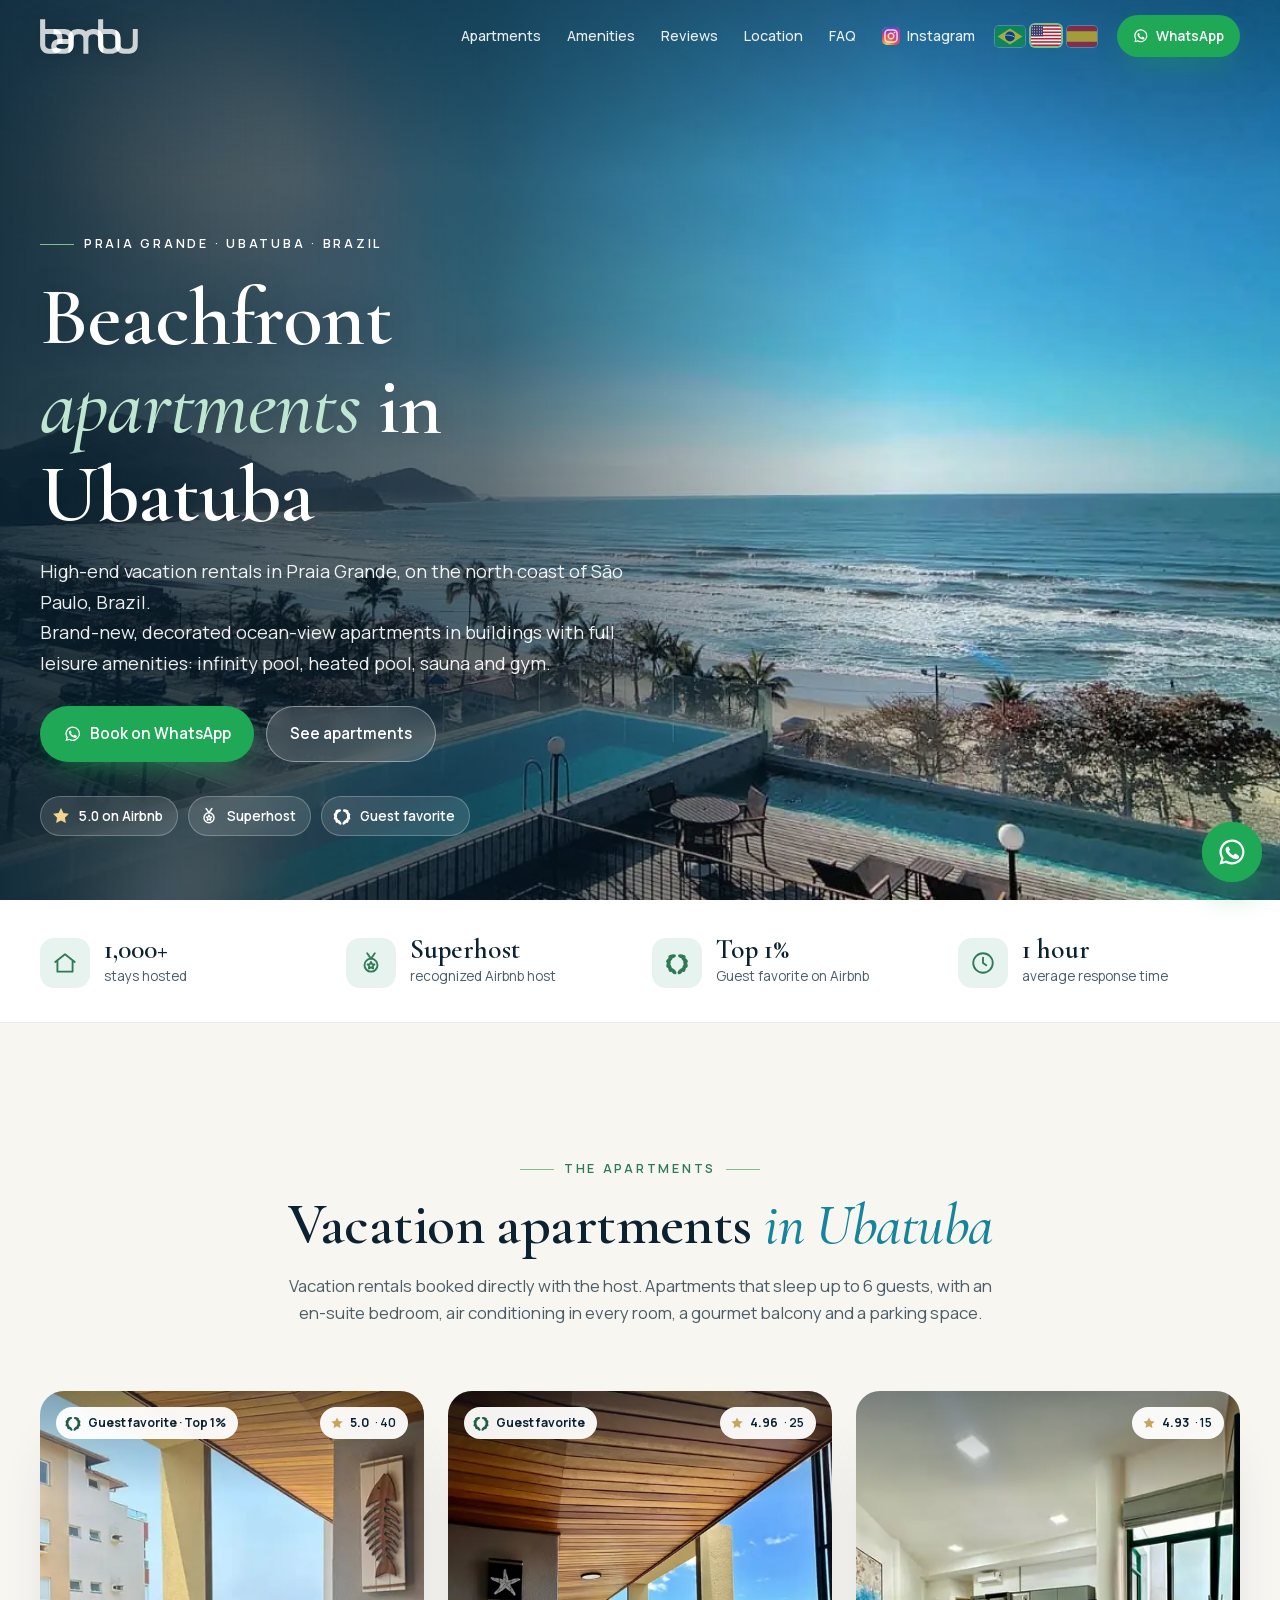
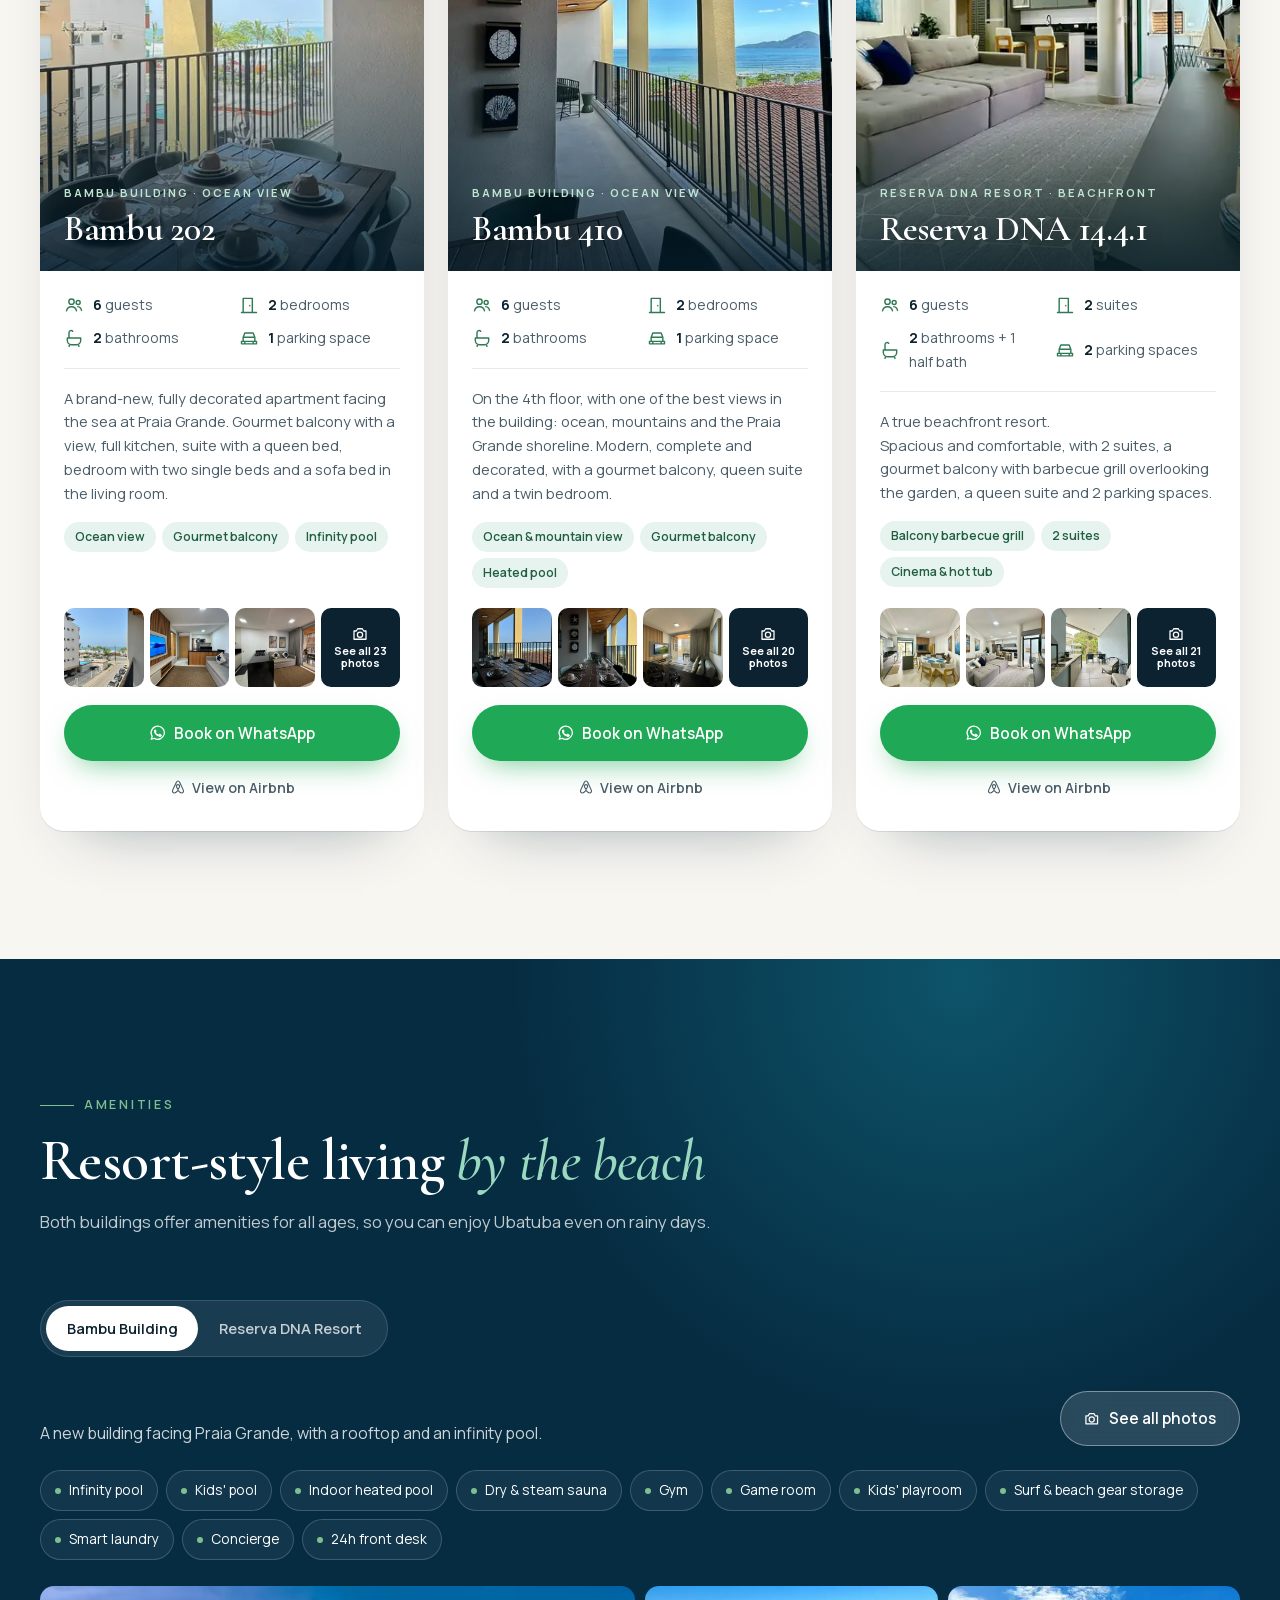
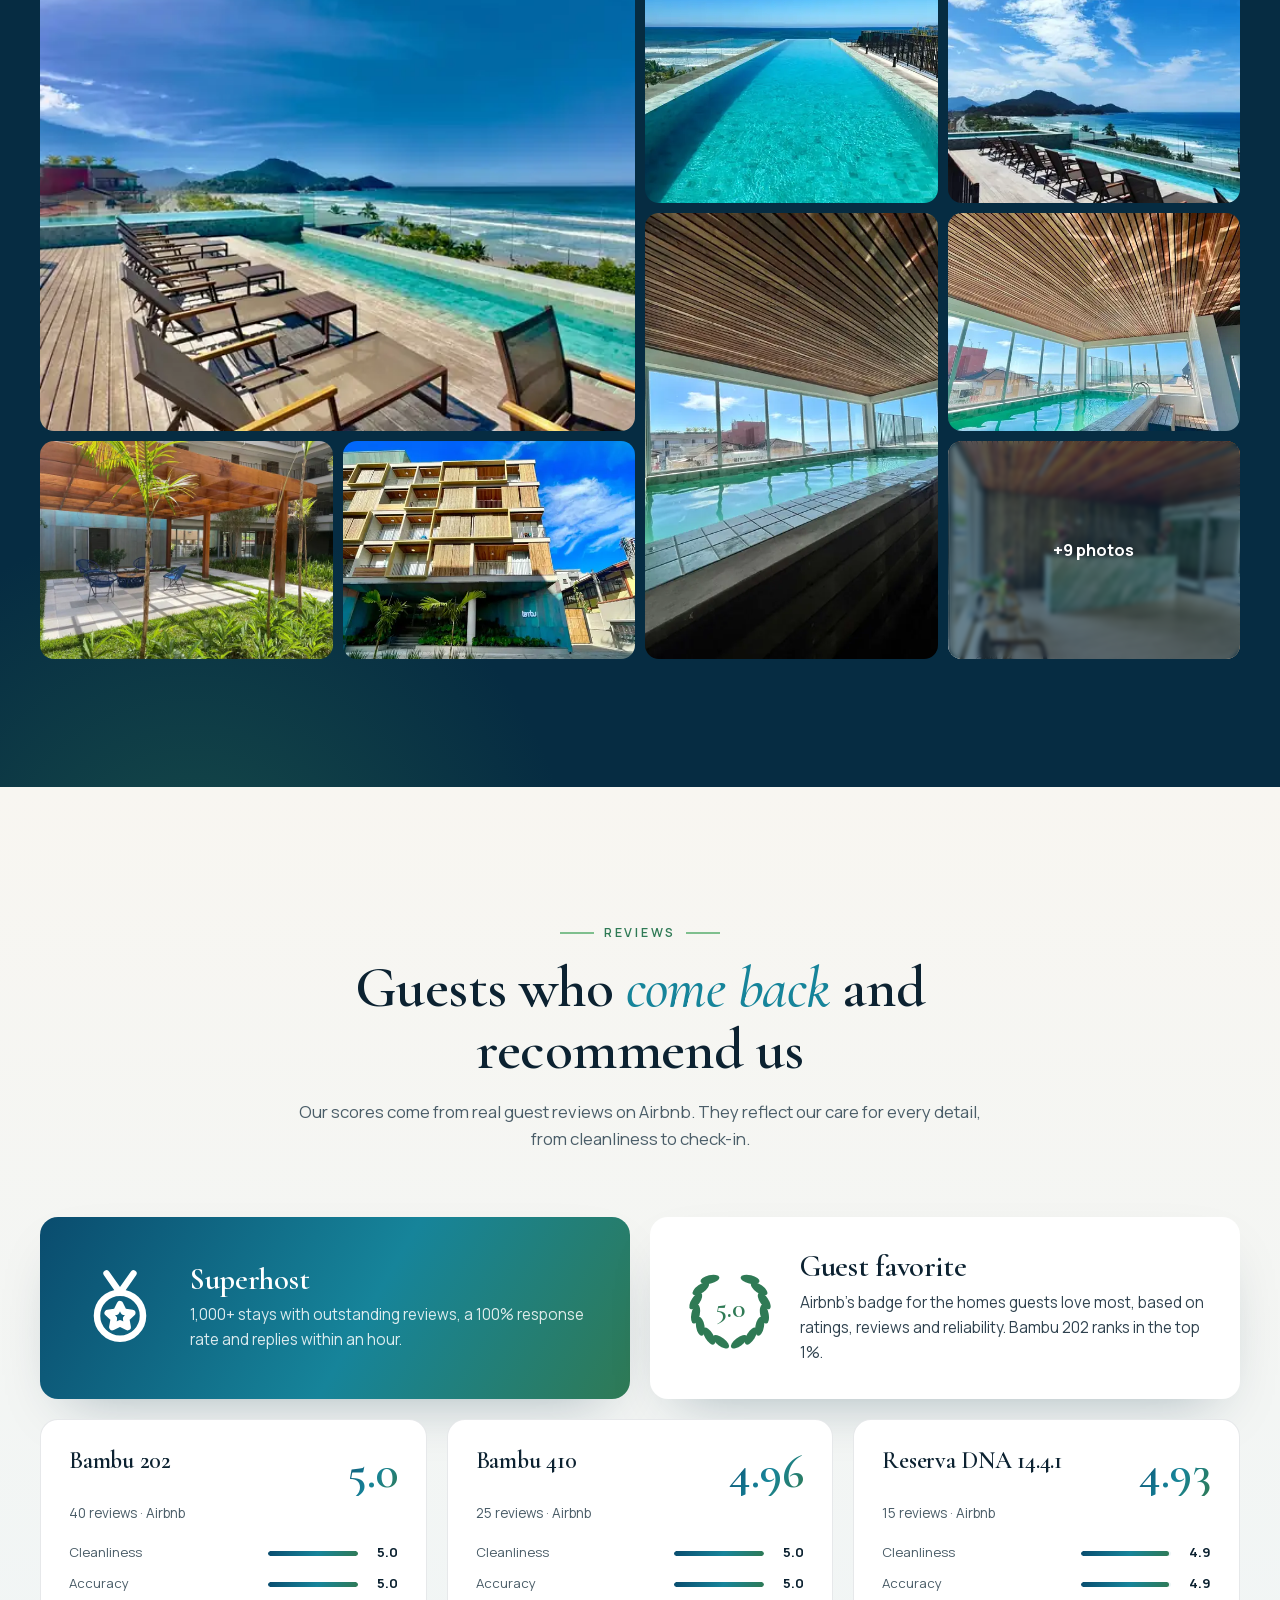
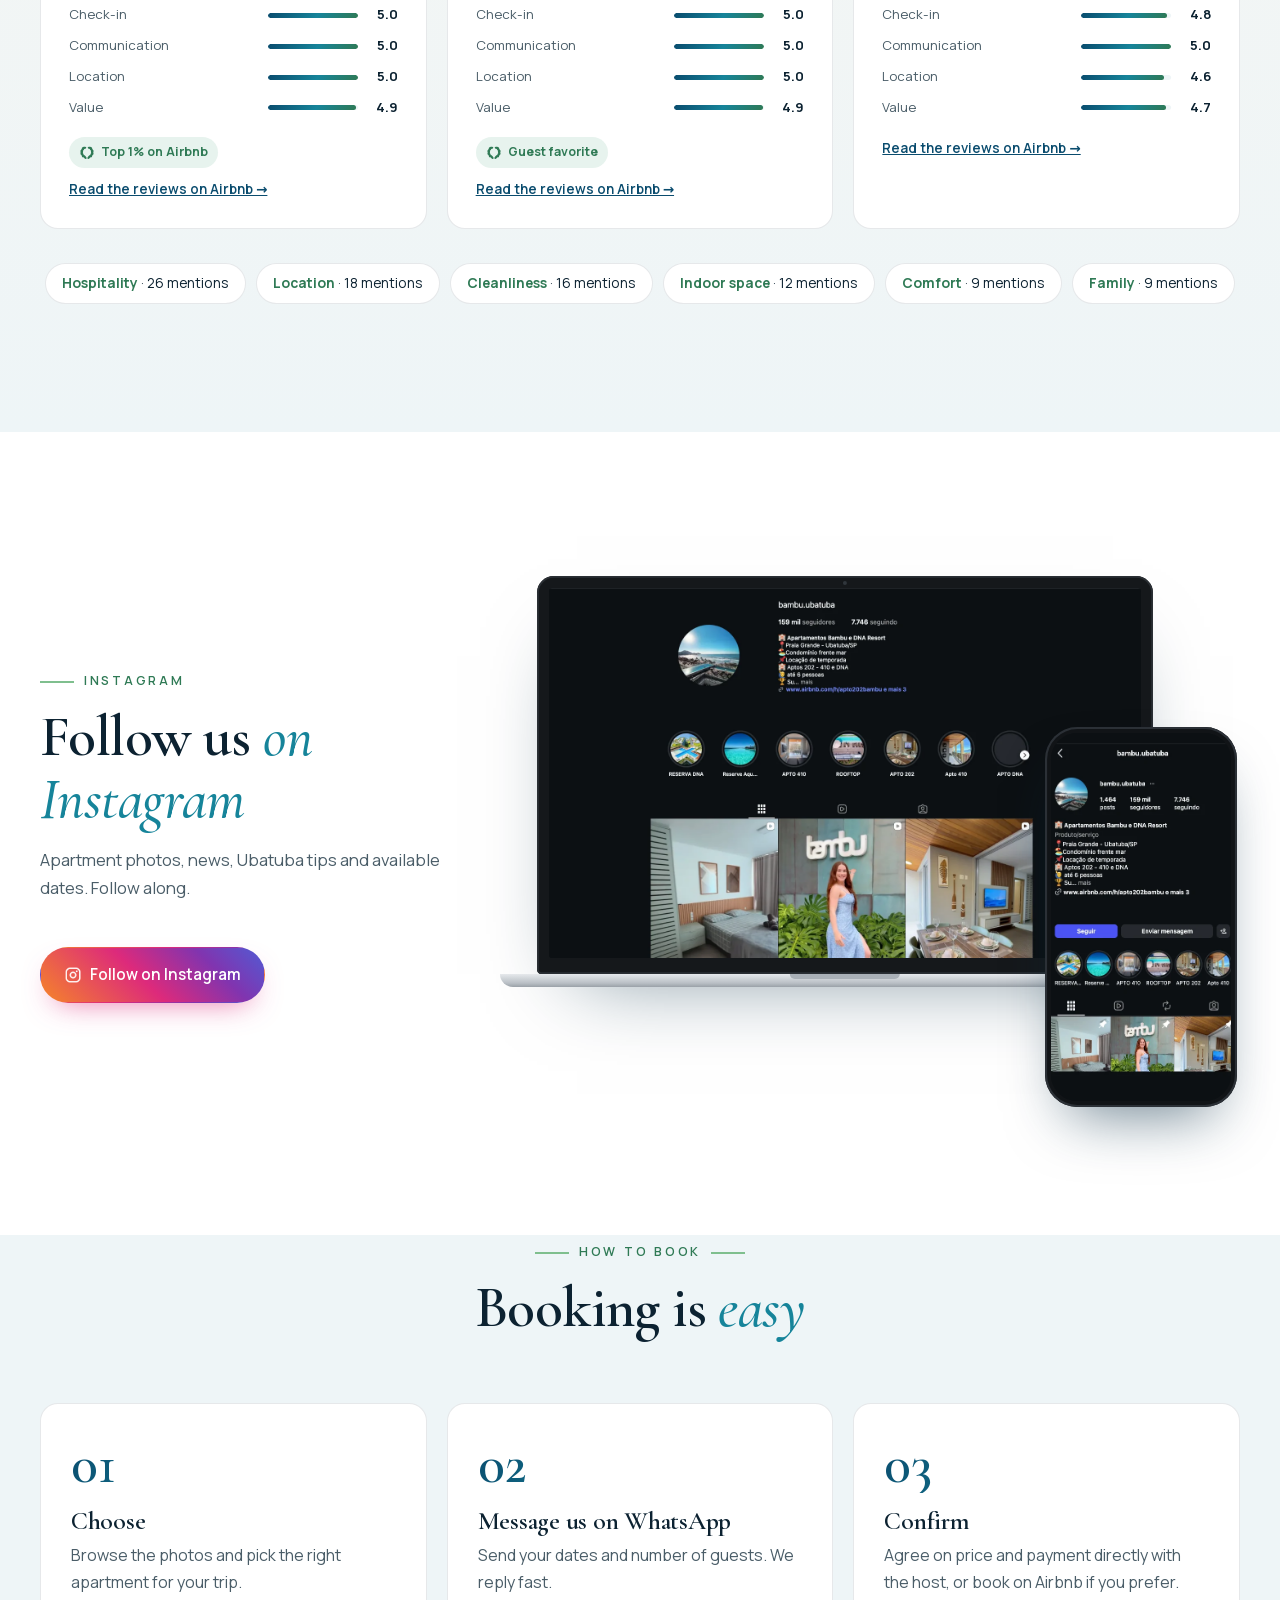
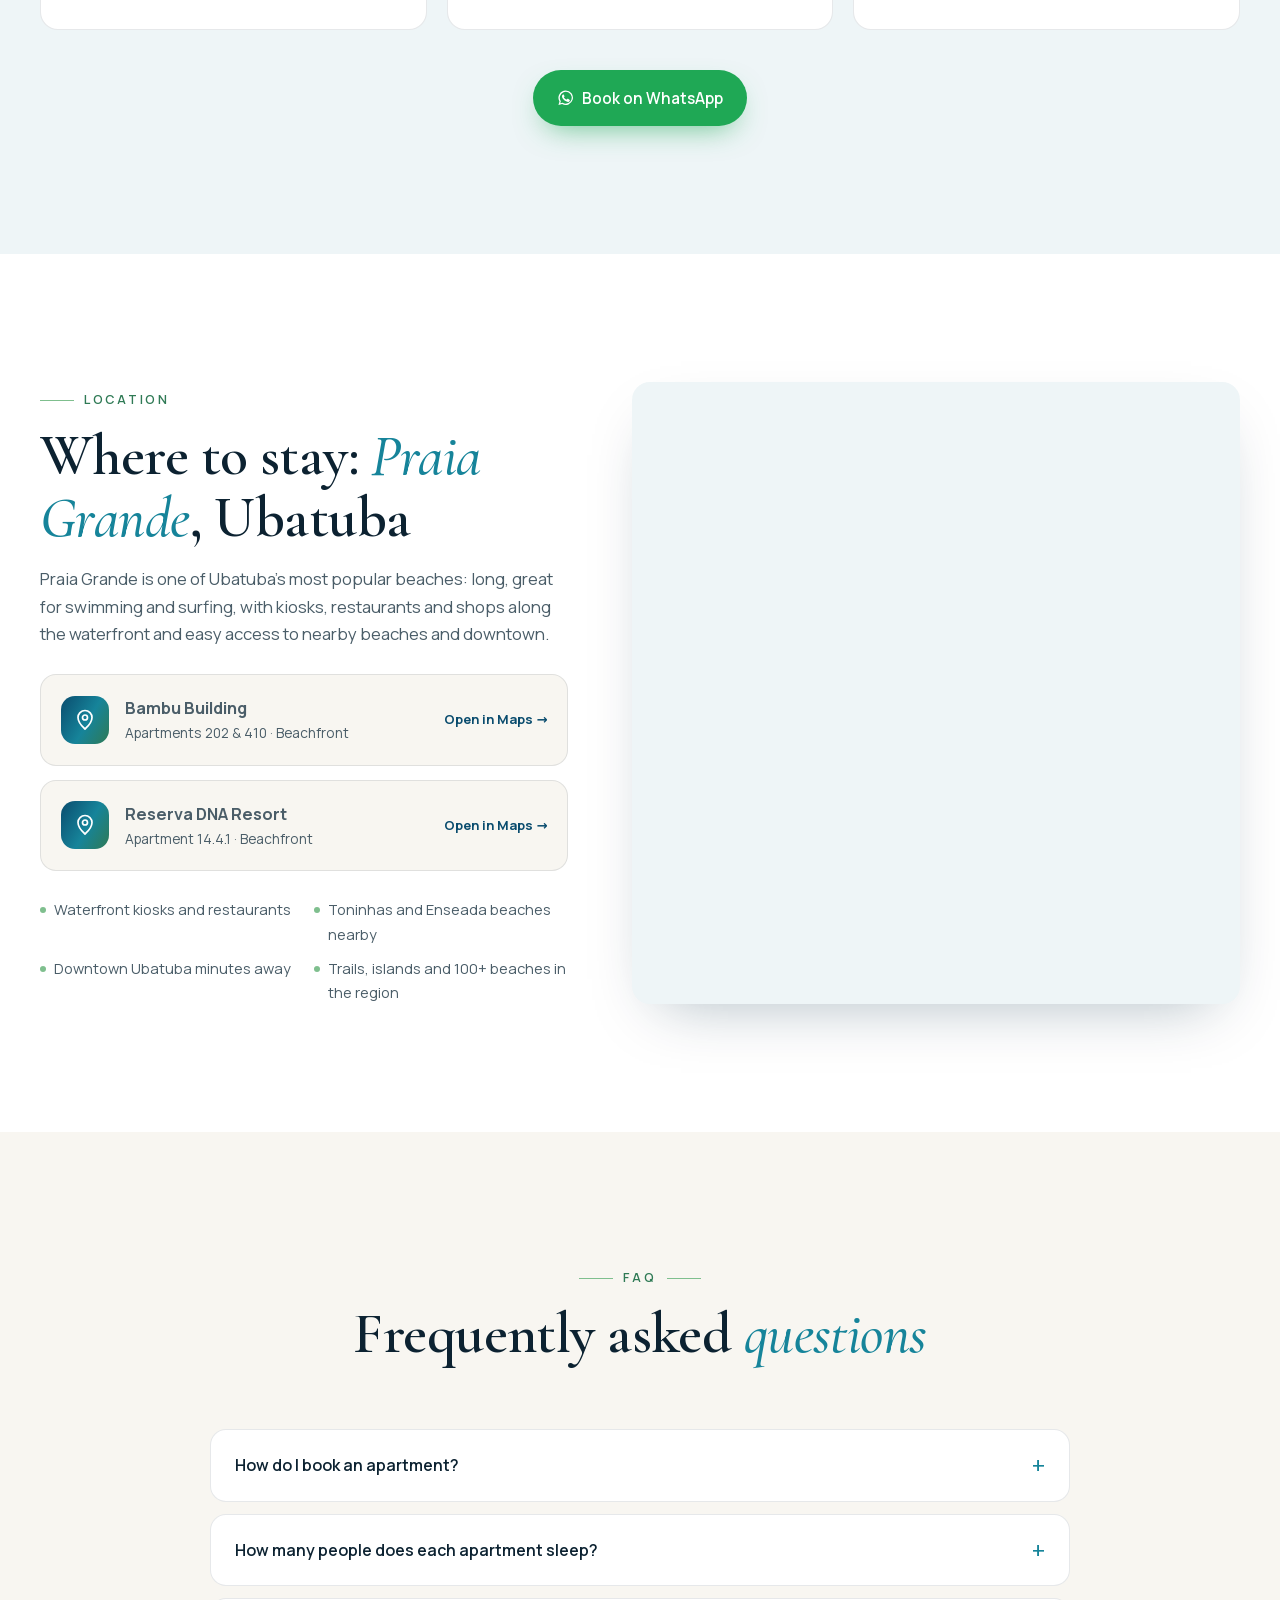
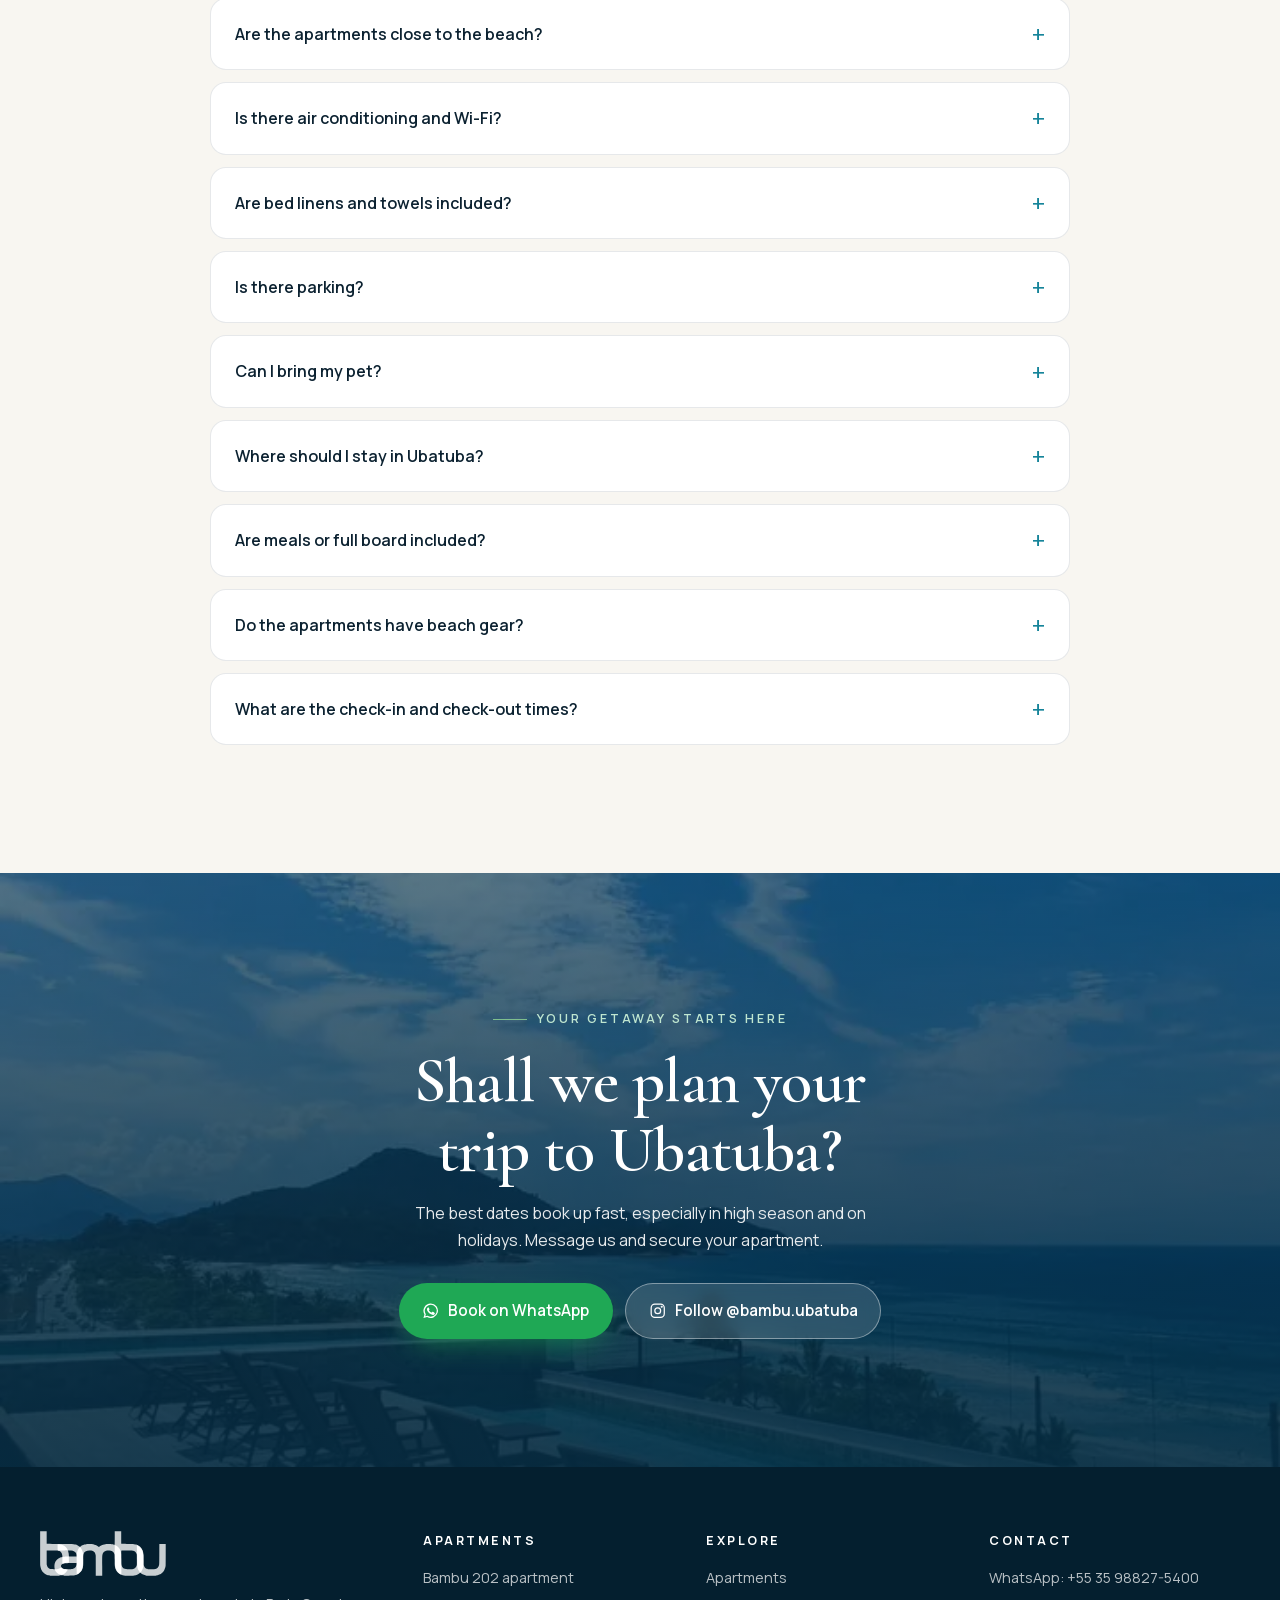
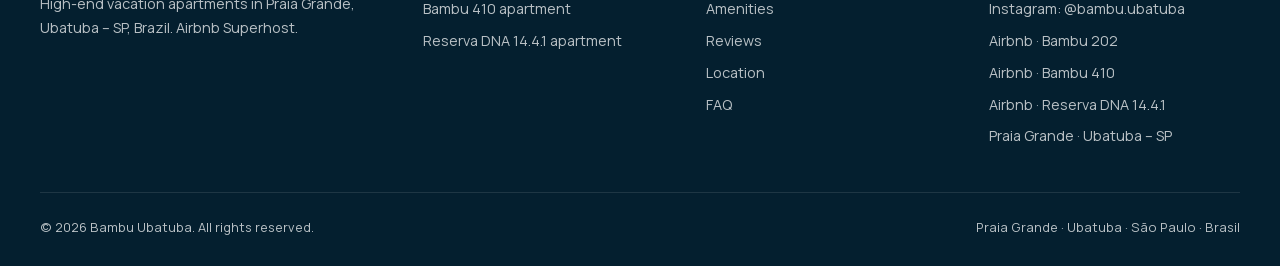
<file: site/en/index.html>
<!doctype html>
<html lang="en">
<head>
<meta charset="utf-8">
<meta name="viewport" content="width=device-width, initial-scale=1, viewport-fit=cover">
<title>Ubatuba Beachfront Vacation Rentals | Bambu</title>
<meta name="description" content="Vacation rentals in Ubatuba, Brazil: high-end ocean-view apartments in Praia Grande, in resort-style buildings with infinity pools. Airbnb Superhost with 1,000+ stays. Book on WhatsApp.">
<meta name="robots" content="index, follow, max-image-preview:large">
<link rel="canonical" href="https://ubatubabambu.com.br/en/">
<link rel="alternate" hreflang="pt-BR" href="https://ubatubabambu.com.br/"><link rel="alternate" hreflang="en" href="https://ubatubabambu.com.br/en/"><link rel="alternate" hreflang="es" href="https://ubatubabambu.com.br/es/"><link rel="alternate" hreflang="x-default" href="https://ubatubabambu.com.br/">
<meta name="theme-color" content="#062c42">
<meta name="geo.region" content="BR-SP"><meta name="geo.placename" content="Ubatuba">
<meta property="og:type" content="website"><meta property="og:site_name" content="Bambu Ubatuba">
<meta property="og:title" content="Ubatuba Beachfront Vacation Rentals | Bambu"><meta property="og:description" content="Vacation rentals in Ubatuba, Brazil: high-end ocean-view apartments in Praia Grande, in resort-style buildings with infinity pools. Airbnb Superhost with 1,000+ stays. Book on WhatsApp.">
<meta property="og:url" content="https://ubatubabambu.com.br/en/"><meta property="og:image" content="https://ubatubabambu.com.br/img/hero/og-bambu-ubatuba.jpg"><meta property="og:image:width" content="1200"><meta property="og:image:height" content="630">
<meta property="og:locale" content="en_US"><meta property="og:locale:alternate" content="pt_BR"><meta property="og:locale:alternate" content="es_ES">
<meta name="twitter:card" content="summary_large_image">
<link rel="icon" href="../favicon.svg" type="image/svg+xml">
<link rel="apple-touch-icon" href="../apple-touch-icon.png">
<link rel="manifest" href="../site.webmanifest">
<link rel="preload" href="../fonts/cormorant.woff2" as="font" type="font/woff2" crossorigin>
<link rel="preload" href="../fonts/manrope.woff2" as="font" type="font/woff2" crossorigin>
<link rel="preload" as="image" href="../img/hero/bambu-ubatuba-vista-mar-wide.webp" media="(min-aspect-ratio: 1/1)" fetchpriority="high">
<link rel="preload" as="image" imagesrcset="../img/hero/bambu-ubatuba-vista-mar-640.webp 640w, ../img/hero/bambu-ubatuba-vista-mar-960.webp 960w, ../img/hero/bambu-ubatuba-vista-mar-1200.webp 1200w" imagesizes="100vw" media="(max-aspect-ratio: 1/1)" fetchpriority="high">
<style>@font-face{font-family:"Cormorant";src:url(../fonts/cormorant.woff2) format("woff2");font-weight:500 600;font-style:normal;font-display:swap}@font-face{font-family:"Cormorant";src:url(../fonts/cormorant-italic.woff2) format("woff2");font-weight:500;font-style:italic;font-display:swap}@font-face{font-family:"Manrope";src:url(../fonts/manrope.woff2) format("woff2");font-weight:400 700;font-style:normal;font-display:swap}:root{--ink:#0c2231;--ink-soft:#4a5d68;--ocean-deep:#062c42;--ocean:#0a4c6e;--sea:#16849a;--bamboo:#2f7a55;--leaf:#7fbf8e;--mint:#e7f3ee;--mist:#eef5f7;--sand:#f8f6f1;--white:#fff;--line:rgba(12,34,49,.1);--gold:#c9a45c;--grad:linear-gradient(120deg,var(--ocean) 0%,var(--sea) 55%,var(--bamboo) 100%);--serif:"Cormorant","Cormorant Garamond",Georgia,"Times New Roman",serif;--sans:"Manrope",system-ui,-apple-system,"Segoe UI",Roboto,sans-serif;--r:18px;--shadow:0 24px 60px -28px rgba(6,44,66,.35);--wrap:1200px}*,*::before,*::after{box-sizing:border-box}html{scroll-behavior:smooth;-webkit-text-size-adjust:100%}body{margin:0;font-family:var(--sans);font-size:16px;line-height:1.65;color:var(--ink);background:var(--sand);-webkit-font-smoothing:antialiased;overflow-x:hidden}img{max-width:100%;height:auto;display:block}a{color:inherit}button{font:inherit;color:inherit;cursor:pointer}h1,h2,h3{font-family:var(--serif);font-weight:600;line-height:1.08;margin:0;letter-spacing:-.01em}p{margin:0 0 1em}.wrap{width:min(100% - 32px,var(--wrap));margin-inline:auto}.sr-only{position:absolute;width:1px;height:1px;overflow:hidden;clip:rect(0 0 0 0);white-space:nowrap}.skip{position:absolute;left:-999px;top:8px;background:#fff;padding:8px 14px;border-radius:8px;z-index:100}.skip:focus{left:8px}:focus-visible{outline:2px solid var(--sea);outline-offset:3px}section{scroll-margin-top:72px}.btn{display:inline-flex;align-items:center;justify-content:center;gap:.55em;padding:.95em 1.5em;border-radius:999px;font-weight:600;font-size:.95rem;text-decoration:none;border:1px solid transparent;transition:transform .2s,box-shadow .2s,background .2s,color .2s;white-space:nowrap}.btn svg{width:1.15em;height:1.15em;flex:none}.btn:hover{transform:translateY(-2px)}.btn-wa{background:#1fa855;color:#fff;box-shadow:0 12px 30px -12px rgba(31,168,85,.7)}.btn-wa:hover{background:#178f47}.btn-light{background:rgba(255,255,255,.14);color:#fff;border-color:rgba(255,255,255,.4);backdrop-filter:blur(8px)}.btn-light:hover{background:#fff;color:var(--ink)}.btn-line{background:transparent;color:var(--ink);border-color:var(--line)}.btn-line:hover{border-color:var(--ink)}.btn-dark{background:var(--ink);color:#fff}.hdr{position:fixed;inset:0 0 auto;z-index:50;color:#fff;transition:background .35s,box-shadow .35s,color .35s}.hdr.solid{background:rgba(255,255,255,.94);backdrop-filter:saturate(1.4) blur(14px);color:var(--ink);box-shadow:0 1px 0 var(--line)}.hdr-in{display:flex;align-items:center;gap:20px;height:72px}.logo{display:flex;align-items:center;gap:10px;text-decoration:none;margin-right:auto}.logo svg{width:34px;height:34px}.logo b{display:block;font-family:var(--serif);font-size:1.65rem;font-weight:600;line-height:1}.logo small{display:block;font-size:.62rem;letter-spacing:.34em;font-weight:600;opacity:.85;margin-top:3px}.nav{display:flex;gap:26px}.nav a{text-decoration:none;font-size:.9rem;font-weight:500;opacity:.9;position:relative}.nav a::after{content:"";position:absolute;left:0;right:0;bottom:-6px;height:1.5px;background:currentColor;transform:scaleX(0);transition:transform .25s;transform-origin:left}.nav a:hover::after{transform:scaleX(1)}.langs{display:flex;gap:6px;align-items:center}.langs a{display:block;width:30px;height:21px;border-radius:4px;overflow:hidden;opacity:.6;transition:opacity .2s,transform .2s;box-shadow:0 0 0 1px rgba(255,255,255,.4)}.hdr.solid .langs a{box-shadow:0 0 0 1px var(--line)}.langs a:hover,.langs a[aria-current]{opacity:1;transform:translateY(-1px)}.langs a[aria-current]{box-shadow:0 0 0 2px var(--leaf)}.langs svg{width:100%;height:100%;display:block}.hdr .btn-wa{padding:.65em 1.1em;font-size:.85rem}.burger{display:none;background:none;border:0;padding:8px;margin-right:-8px}.burger span{display:block;width:22px;height:2px;background:currentColor;margin:5px 0;border-radius:2px;transition:transform .3s,opacity .3s}.nav-open .burger span:nth-child(1){transform:translateY(7px) rotate(45deg)}.nav-open .burger span:nth-child(2){opacity:0}.nav-open .burger span:nth-child(3){transform:translateY(-7px) rotate(-45deg)}.logo img{display:block;height:35px;width:auto}.logo .logo-c{display:none}.hdr.solid .logo .logo-w{display:none}.hdr.solid .logo .logo-c{display:block}.ftr .logo img{height:45px}.nav-ig{display:inline-flex;align-items:center;gap:7px}.nav-ig img{width:18px;height:18px;border-radius:5px}.hdr-ig{display:none;width:40px;height:40px;place-items:center;border-radius:50%;transition:opacity .2s}.hdr-ig:hover{opacity:.8}.hdr-ig img{width:28px;height:28px;border-radius:8px}.hero{position:relative;min-height:100vh;min-height:100svh;display:flex;align-items:flex-end;color:#fff;overflow:hidden;background:var(--ocean-deep)}.hero picture,.hero picture img{position:absolute;inset:0;width:100%;height:100%;object-fit:cover}.hero picture img{object-position:50% 62%;animation:zoom 18s ease-out both}@keyframes zoom{from{transform:scale(1.08)}to{transform:scale(1)}}.hero::after{content:"";position:absolute;inset:0;background:linear-gradient(180deg,rgba(4,28,42,.5) 0%,rgba(4,28,42,.18) 14%,rgba(4,28,42,.5) 32%,rgba(4,28,42,.76) 55%,rgba(4,24,36,.94) 100%)}@media (max-aspect-ratio:1/1){.hero h1{text-shadow:0 2px 18px rgba(2,18,28,.55)}.hero h1 em{color:#e3f7ec}.hero p.lead{opacity:1;text-shadow:0 1px 12px rgba(2,18,28,.6)}.hero .eyebrow{text-shadow:0 1px 10px rgba(2,18,28,.6)}.hero .chip{background:rgba(4,28,42,.45)}}@media (min-aspect-ratio:1/1){.hero::after{background:linear-gradient(180deg,rgba(6,44,66,.45) 0%,rgba(6,44,66,0) 20%),linear-gradient(90deg,rgba(4,28,42,.86) 0%,rgba(4,28,42,.6) 38%,rgba(4,28,42,0) 70%)}.hero-in{padding-bottom:88px}}.hero-in{position:relative;z-index:1;padding:140px 0 64px}.eyebrow{display:inline-flex;align-items:center;gap:10px;font-size:.78rem;font-weight:600;letter-spacing:.22em;text-transform:uppercase}.eyebrow::before{content:"";width:34px;height:1.5px;background:var(--leaf)}.hero h1{font-size:clamp(2.6rem,6.4vw,5.4rem);max-width:13ch;margin:18px 0 18px;text-shadow:0 2px 30px rgba(0,0,0,.25)}.hero h1 em{font-style:italic;font-weight:500;color:#bfe6d0}.hero p.lead{font-size:clamp(1rem,1.5vw,1.15rem);max-width:56ch;opacity:.92}.hero-cta{display:flex;flex-wrap:wrap;gap:12px;margin:28px 0 34px}.chips{list-style:none;padding:0;margin:0;display:flex;flex-wrap:wrap;gap:10px}.chip{display:inline-flex;align-items:center;gap:8px;padding:8px 14px 8px 10px;border-radius:999px;background:rgba(255,255,255,.12);border:1px solid rgba(255,255,255,.25);backdrop-filter:blur(10px);font-size:.84rem;font-weight:600}.chip svg{width:20px;height:20px;flex:none}.trust{background:#fff;border-bottom:1px solid var(--line)}.trust ul{list-style:none;margin:0;padding:34px 0;display:grid;grid-template-columns:repeat(4,1fr);gap:24px}.trust li{display:flex;align-items:center;gap:14px}.trust .ic{width:50px;height:50px;border-radius:14px;display:grid;place-items:center;background:var(--mint);color:var(--bamboo);flex:none}.trust .ic svg{width:26px;height:26px}.trust strong{display:block;font-family:var(--serif);font-size:1.7rem;line-height:1}.trust span{font-size:.85rem;color:var(--ink-soft);line-height:1.35;display:block;margin-top:4px}.sec{padding:clamp(72px,10vw,128px) 0}.sec-head{max-width:720px;margin-bottom:clamp(40px,6vw,64px)}.sec-head.center{text-align:center;margin-inline:auto}.sec-head .eyebrow{color:var(--bamboo)}.sec-head h2{font-size:clamp(2.2rem,4.6vw,3.6rem);margin:14px 0 16px}.sec-head h2 em{font-style:italic;font-weight:500;color:var(--sea)}.sec-head p{color:var(--ink-soft);font-size:1.05rem}.center .eyebrow::after{content:"";width:34px;height:1.5px;background:var(--leaf)}.apts{display:grid;grid-template-columns:repeat(3,1fr);gap:24px;align-items:stretch}.apt{display:flex;flex-direction:column;background:#fff;border-radius:24px;overflow:hidden;box-shadow:0 1px 0 var(--line),0 30px 60px -40px rgba(6,44,66,.45);transition:transform .4s cubic-bezier(.2,.7,.2,1),box-shadow .4s}.apt:hover{transform:translateY(-6px);box-shadow:0 1px 0 var(--line),0 40px 70px -40px rgba(6,44,66,.55)}.apt-cover{position:relative;aspect-ratio:4/5;overflow:hidden;background:var(--mist)}.apt-img{position:absolute;inset:0;padding:0;border:0;background:none;display:block;width:100%}.apt-img img{width:100%;height:100%;object-fit:cover;transition:transform 1.1s cubic-bezier(.2,.7,.2,1)}.apt:hover .apt-img img{transform:scale(1.06)}.apt-cover::after{content:"";position:absolute;inset:0;background:linear-gradient(180deg,rgba(4,28,42,.35) 0%,rgba(4,28,42,0) 22%,rgba(4,28,42,0) 50%,rgba(4,28,42,.85) 100%);pointer-events:none}.apt-top{position:absolute;left:16px;right:16px;top:16px;z-index:1;display:flex;justify-content:space-between;align-items:center;gap:8px;pointer-events:none}.apt-fav,.apt-rate{white-space:nowrap;display:inline-flex;align-items:center;gap:6px;background:rgba(255,255,255,.95);color:var(--ink);padding:6px 12px 6px 8px;border-radius:999px;font-size:.76rem;font-weight:700;backdrop-filter:blur(6px)}.apt-rate{margin-left:auto;padding-left:10px;font-weight:600}.apt-rate svg{width:14px;height:14px;color:var(--gold)}.apt-cap{position:absolute;left:24px;right:24px;bottom:22px;z-index:1;color:#fff;pointer-events:none}.apt-cap .tag{color:#bfe6d0}.tag{font-size:.7rem;font-weight:700;letter-spacing:.18em;text-transform:uppercase;color:var(--sea)}.apt h3{font-size:clamp(2rem,2.8vw,2.5rem);margin-top:6px;text-shadow:0 2px 20px rgba(0,0,0,.3)}.apt-body{display:flex;flex-direction:column;flex:1;padding:22px 24px 24px}.specs{list-style:none;padding:0 0 18px;margin:0 0 18px;display:grid;grid-template-columns:1fr 1fr;gap:10px 14px;border-bottom:1px solid var(--line)}.specs li{display:flex;align-items:center;gap:9px;font-size:.88rem;color:var(--ink-soft)}.specs svg{width:20px;height:20px;color:var(--bamboo);flex:none}.specs b{color:var(--ink)}.apt-desc{color:var(--ink-soft);font-size:.93rem;line-height:1.6;margin-bottom:16px}.hl{list-style:none;padding:0;margin:0 0 20px;display:flex;flex-wrap:wrap;gap:6px}.hl li{font-size:.76rem;font-weight:600;padding:5px 11px;border-radius:999px;background:var(--mint);color:#1f5e40}.apt-thumbs{display:grid;grid-template-columns:repeat(4,1fr);gap:6px;margin:auto 0 18px}.apt-thumbs button{padding:0;border:0;border-radius:10px;overflow:hidden;aspect-ratio:1;background:var(--mist)}.apt-thumbs img{width:100%;height:100%;object-fit:cover;transition:opacity .2s}.apt-thumbs button:hover img{opacity:.8}.apt-all{display:flex!important;flex-direction:column;align-items:center;justify-content:center;gap:2px;background:var(--ink)!important;color:#fff;font-size:.68rem;font-weight:700;line-height:1.15;text-align:center;padding:4px!important}.apt-all svg{width:18px;height:18px}.apt-cta{display:flex;flex-direction:column;align-items:center;gap:6px}.apt-cta .btn{width:100%}.apt-link{display:inline-flex;align-items:center;gap:6px;font-size:.88rem;font-weight:600;color:var(--ink-soft);text-decoration:none;padding:.6em .2em}.apt-link svg{width:16px;height:16px}.apt-link:hover{color:var(--ink)}.leisure{background:var(--ocean-deep);color:#fff;position:relative;overflow:hidden}.leisure::before{content:"";position:absolute;inset:-30% -10% auto auto;width:70vw;height:70vw;background:radial-gradient(closest-side,rgba(22,132,154,.45),transparent);pointer-events:none}.leisure::after{content:"";position:absolute;inset:auto auto -35% -15%;width:60vw;height:60vw;background:radial-gradient(closest-side,rgba(47,122,85,.4),transparent);pointer-events:none}.leisure .wrap{position:relative;z-index:1}.leisure .sec-head .eyebrow{color:var(--leaf)}.leisure .sec-head p{color:rgba(255,255,255,.75)}.leisure .sec-head h2 em{color:#9ad9c0}.tabs{display:inline-flex;padding:5px;border-radius:999px;background:rgba(255,255,255,.08);border:1px solid rgba(255,255,255,.14);margin-bottom:34px;flex-wrap:wrap}.tabs button{background:none;border:0;padding:.7em 1.4em;border-radius:999px;font-weight:600;font-size:.92rem;color:rgba(255,255,255,.75)}.tabs button[aria-selected=true]{background:#fff;color:var(--ink)}.panel[hidden]{display:none}.panel-top{display:flex;justify-content:space-between;align-items:flex-end;gap:24px;flex-wrap:wrap;margin-bottom:24px}.panel-top p{max-width:60ch;color:rgba(255,255,255,.8);margin:0}.amen{list-style:none;padding:0;margin:0 0 26px;display:flex;flex-wrap:wrap;gap:8px}.amen li{display:flex;align-items:center;gap:8px;font-size:.86rem;padding:8px 14px;border-radius:999px;border:1px solid rgba(255,255,255,.18);background:rgba(255,255,255,.05)}.amen li::before{content:"";width:6px;height:6px;border-radius:50%;background:var(--leaf)}.bento{display:grid;grid-template-columns:repeat(4,1fr);grid-auto-rows:clamp(140px,17vw,230px);gap:10px}.bento button{padding:0;border:0;border-radius:14px;overflow:hidden;background:rgba(255,255,255,.06);position:relative}.bento button:nth-child(1){grid-column:span 2;grid-row:span 2}.bento button:nth-child(4){grid-row:span 2}.bento img{width:100%;height:100%;object-fit:cover;transition:transform .8s cubic-bezier(.2,.7,.2,1)}.bento button:hover img{transform:scale(1.06)}.bento .count{position:absolute;inset:0;display:grid;place-items:center;background:rgba(6,44,66,.6);font-weight:700;font-size:1.05rem;backdrop-filter:blur(2px)}.reviews{background:linear-gradient(180deg,var(--sand),var(--mist))}.rev-top{display:grid;grid-template-columns:1fr 1fr;gap:20px;margin-bottom:20px}.award{border-radius:var(--r);padding:34px;display:flex;gap:24px;align-items:center;background:#fff;box-shadow:var(--shadow)}.award.dark{background:var(--grad);color:#fff}.award svg.big{width:92px;height:92px;flex:none}.award h3{font-size:1.9rem;margin-bottom:6px}.award p{margin:0;font-size:.95rem;opacity:.85}.scores{display:grid;grid-template-columns:repeat(3,1fr);gap:20px}.score{background:#fff;border-radius:var(--r);padding:28px;border:1px solid var(--line)}.score header{display:flex;justify-content:space-between;align-items:flex-start;gap:12px;margin-bottom:6px}.score h3{font-size:1.5rem}.score .big{font-family:var(--serif);font-size:3rem;line-height:1;font-weight:600;background:var(--grad);-webkit-background-clip:text;background-clip:text;color:transparent}.score .sub{font-size:.85rem;color:var(--ink-soft);margin-bottom:18px}.bars{list-style:none;padding:0;margin:0 0 18px;display:grid;gap:9px}.bars li{display:grid;grid-template-columns:1fr 90px 30px;gap:10px;align-items:center;font-size:.83rem;color:var(--ink-soft)}.bars i{display:block;height:5px;border-radius:5px;background:var(--mist);overflow:hidden}.bars i::before{content:"";display:block;height:100%;width:var(--v);background:var(--grad);border-radius:5px}.bars b{color:var(--ink);text-align:right}.score .fav{display:inline-flex;align-items:center;gap:6px;font-size:.78rem;font-weight:700;color:var(--bamboo);background:var(--mint);padding:5px 10px;border-radius:999px}.score .fav svg{width:16px;height:16px}.score a{font-size:.85rem;font-weight:600;color:var(--ocean)}.quotes{display:grid;grid-template-columns:repeat(3,1fr);gap:20px;margin-top:20px}.quote{background:#fff;border-radius:var(--r);padding:30px;border:1px solid var(--line);display:flex;flex-direction:column}.quote .stars{display:flex;gap:2px;color:var(--gold);margin-bottom:14px}.quote .stars svg{width:16px;height:16px}.quote blockquote{margin:0 0 18px;font-family:var(--serif);font-size:1.3rem;line-height:1.35;font-style:italic;flex:1}.quote figcaption{font-size:.85rem;color:var(--ink-soft)}.quote figcaption b{color:var(--ink);display:block}.topics{display:flex;flex-wrap:wrap;gap:10px;justify-content:center;margin-top:34px}.topics span{background:#fff;border:1px solid var(--line);padding:8px 16px;border-radius:999px;font-size:.86rem}.topics b{color:var(--bamboo)}.ig{background:#fff}.ig-grid{display:grid;grid-template-columns:minmax(0,.85fr) minmax(0,1.4fr);gap:clamp(28px,5vw,72px);align-items:center}.ig-card{background:var(--sand);border:1px solid var(--line);border-radius:22px;padding:24px;display:flex;flex-direction:column;gap:20px}.ig-prof{display:flex;align-items:center;gap:16px;min-width:0}.ig-av{width:78px;height:78px;border-radius:50%;padding:3px;background:linear-gradient(45deg,#f58529,#dd2a7b,#8134af,#515bd4);flex:none}.ig-av>span{display:grid;place-items:center;width:100%;height:100%;border-radius:50%;background:#fff;border:3px solid #fff}.ig-av img{width:78%;height:auto}.ig-prof b{display:block;font-size:1.08rem}.ig-prof small{display:block;color:var(--ink-soft);font-size:.86rem;line-height:1.4}.ig-side{display:flex;flex-direction:column;align-items:flex-start}.btn-ig{align-self:flex-start;background:linear-gradient(45deg,#f58529,#dd2a7b 45%,#8134af 75%,#515bd4);color:#fff;box-shadow:0 12px 30px -14px rgba(221,42,123,.7)}.btn-ig img{width:18px;height:18px}.ig-feed{display:grid;grid-template-columns:repeat(3,1fr);gap:8px}.ig-tile{position:relative;display:block;aspect-ratio:1;border-radius:14px;overflow:hidden;background:var(--mist)}.ig-tile .ph{width:100%;height:100%;object-fit:cover;transition:transform .8s cubic-bezier(.2,.7,.2,1)}.ig-ov{position:absolute;inset:0;display:grid;place-items:center;background:rgba(6,44,66,.45);opacity:0;transition:opacity .3s}.ig-ov img{width:34px;height:34px}.ig-tile:hover .ig-ov,.ig-tile:focus-visible .ig-ov{opacity:1}.ig-tile:hover .ph{transform:scale(1.06)}.steps{list-style:none;padding:0;margin:0;display:grid;grid-template-columns:repeat(3,1fr);gap:20px;counter-reset:s}.steps li{background:#fff;border-radius:var(--r);padding:34px 30px;border:1px solid var(--line);position:relative;counter-increment:s}.steps li::before{content:"0" counter(s);font-family:var(--serif);font-size:3.4rem;line-height:1;font-weight:600;background:var(--grad);-webkit-background-clip:text;background-clip:text;color:transparent;display:block;margin-bottom:14px}.steps h3{font-size:1.6rem;margin-bottom:8px}.steps p{color:var(--ink-soft);margin:0}.book-cta{display:flex;justify-content:center;gap:12px;flex-wrap:wrap;margin-top:40px}.loc{background:#fff}.loc-grid{display:grid;grid-template-columns:1fr 1.15fr;gap:clamp(28px,5vw,64px);align-items:stretch}.places{display:grid;gap:14px;margin:26px 0}.place{display:flex;gap:16px;align-items:center;padding:20px;border:1px solid var(--line);border-radius:16px;text-decoration:none;transition:border-color .2s,box-shadow .2s,transform .2s;background:var(--sand)}.place:hover{border-color:var(--sea);box-shadow:var(--shadow);transform:translateY(-2px)}.place .pin{width:48px;height:48px;border-radius:14px;background:var(--grad);color:#fff;display:grid;place-items:center;flex:none}.place .pin svg{width:24px;height:24px}.place b{display:block;font-size:1.02rem}.place span{display:block;font-size:.86rem;color:var(--ink-soft)}.place .go{margin-left:auto;font-size:.82rem;font-weight:700;color:var(--ocean);white-space:nowrap}.near{list-style:none;padding:0;margin:0;display:grid;grid-template-columns:1fr 1fr;gap:10px 20px;font-size:.92rem;color:var(--ink-soft)}.near li{display:flex;gap:8px;align-items:baseline}.near li::before{content:"";width:6px;height:6px;border-radius:50%;background:var(--leaf);flex:none;transform:translateY(-2px)}.map{border-radius:var(--r);overflow:hidden;min-height:420px;background:var(--mist);position:relative;box-shadow:var(--shadow)}.map iframe{position:absolute;inset:0;width:100%;height:100%;border:0}.faq-list{max-width:860px;margin:0 auto;display:grid;gap:12px}.faq-list details{background:#fff;border:1px solid var(--line);border-radius:16px;padding:0 24px;transition:box-shadow .2s}.faq-list details[open]{box-shadow:var(--shadow)}.faq-list summary{list-style:none;cursor:pointer;padding:22px 0;font-weight:600;display:flex;justify-content:space-between;gap:20px;align-items:center}.faq-list summary::-webkit-details-marker{display:none}.faq-list summary::after{content:"+";font-size:1.5rem;font-weight:400;color:var(--sea);transition:transform .25s;line-height:1}.faq-list details[open] summary::after{transform:rotate(45deg)}.faq-list details p{color:var(--ink-soft);padding-bottom:22px;margin:0}.final{position:relative;color:#fff;text-align:center;overflow:hidden;background:var(--ocean-deep)}.final img{position:absolute;inset:0;width:100%;height:100%;object-fit:cover;opacity:.55}.final::after{content:"";position:absolute;inset:0;background:linear-gradient(180deg,rgba(6,44,66,.35),rgba(6,44,66,.85))}.final .wrap{position:relative;z-index:1}.final h2{font-size:clamp(2.4rem,5vw,4rem);max-width:16ch;margin:16px auto}.final p{max-width:56ch;margin:0 auto 30px;opacity:.9}.final .eyebrow{color:#bfe6d0}.final .hero-cta{justify-content:center;margin:0}.ftr{background:#041f2f;color:rgba(255,255,255,.72);padding:64px 0 28px;font-size:.9rem}.ftr-grid{display:grid;grid-template-columns:1.4fr 1fr 1fr 1fr;gap:32px;margin-bottom:44px}.ftr .logo{color:#fff;margin-bottom:16px}.ftr h4{color:#fff;font-size:.78rem;letter-spacing:.2em;text-transform:uppercase;margin:0 0 14px}.ftr ul{list-style:none;padding:0;margin:0;display:grid;gap:8px}.ftr a{text-decoration:none}.ftr a:hover{color:#fff}.ftr-bot{border-top:1px solid rgba(255,255,255,.1);padding-top:24px;display:flex;justify-content:space-between;gap:16px;flex-wrap:wrap;font-size:.8rem}.fab{position:fixed;right:18px;bottom:18px;z-index:40;width:60px;height:60px;border-radius:50%;background:#1fa855;color:#fff;display:grid;place-items:center;box-shadow:0 14px 34px -10px rgba(31,168,85,.8);transition:transform .2s}.fab:hover{transform:scale(1.07)}.fab svg{width:30px;height:30px}.fab::before{content:"";position:absolute;inset:0;border-radius:50%;border:2px solid #1fa855;animation:ping 2.4s infinite}@keyframes ping{0%{transform:scale(1);opacity:.7}80%,100%{transform:scale(1.5);opacity:0}}.lb{position:fixed;inset:0;z-index:90;background:rgba(3,18,28,.96);display:none;flex-direction:column;color:#fff}.lb.open{display:flex}.lb-top{display:flex;justify-content:space-between;align-items:center;padding:14px 18px;font-size:.9rem}.lb-top b{font-family:var(--serif);font-size:1.3rem;font-weight:600}.lb-stage{flex:1;position:relative;display:flex;align-items:center;justify-content:center;min-height:0;padding:0 64px;touch-action:pan-y}.lb-stage img{max-width:100%;max-height:100%;object-fit:contain;border-radius:8px;user-select:none;-webkit-user-drag:none}.lb button{background:rgba(255,255,255,.1);border:0;color:#fff;width:46px;height:46px;border-radius:50%;display:grid;place-items:center;transition:background .2s}.lb button:hover{background:rgba(255,255,255,.22)}.lb button svg{width:22px;height:22px}.lb-prev,.lb-next{position:absolute;top:50%;transform:translateY(-50%)}.lb-prev{left:10px}.lb-next{right:10px}.lb-cap{text-align:center;padding:12px 18px 20px;font-size:.9rem;opacity:.85}.js .rv{opacity:0;transform:translateY(26px);transition:opacity .9s ease,transform .9s cubic-bezier(.2,.7,.2,1)}.js .rv.in{opacity:1;transform:none}@media (prefers-reduced-motion:reduce){*{animation:none!important;transition:none!important}html{scroll-behavior:auto}.js .rv{opacity:1;transform:none}}@media (max-width:1080px){.nav{display:none}.burger{display:block}.hdr-ig{display:grid}.nav-open .nav{display:flex;position:fixed;top:72px;left:0;right:0;flex-direction:column;gap:0;background:#fff;color:var(--ink);padding:8px 16px 20px;box-shadow:0 20px 40px -20px rgba(0,0,0,.3)}.nav-open .nav a{padding:14px 4px;border-bottom:1px solid var(--line);font-size:1rem}.nav-open .hdr{background:#fff;color:var(--ink)}.trust ul{grid-template-columns:repeat(2,1fr)}.scores,.quotes{grid-template-columns:1fr 1fr}.apts{display:flex;overflow-x:auto;scroll-snap-type:x mandatory;gap:16px;margin-inline:-16px;padding:6px 16px 34px;scroll-padding-inline:16px;scrollbar-width:none;-webkit-overflow-scrolling:touch}.apts::-webkit-scrollbar{display:none}.apt{flex:0 0 min(84vw,380px);scroll-snap-align:start}.apt:hover{transform:none}.ftr-grid{grid-template-columns:1fr 1fr}}@media (max-width:860px){.loc-grid,.rev-top{grid-template-columns:1fr}.steps{grid-template-columns:1fr}.ig-grid{grid-template-columns:1fr}.ig-side{align-items:center;text-align:center}.ig-side .sec-head{margin-inline:auto}.btn-ig{align-self:center}.ig-feed{gap:6px}.ig-tile{border-radius:10px}.bento{grid-template-columns:repeat(2,1fr);grid-auto-rows:150px}.bento button:nth-child(4){grid-row:span 1}.map{min-height:340px}}@media (max-width:640px){.hdr .btn-wa{display:none}.hdr-in{gap:12px}.langs a{width:26px;height:18px}.logo b{font-size:1.4rem}.logo small{letter-spacing:.26em}.hero-in{padding-bottom:40px}.hero-cta .btn{flex:1 1 100%}.trust ul{grid-template-columns:1fr 1fr;gap:20px 12px;padding:26px 0}.trust .ic{width:42px;height:42px}.trust strong{font-size:1.4rem}.specs{grid-template-columns:repeat(2,1fr)}.scores,.quotes{grid-template-columns:1fr}.award{padding:26px;flex-direction:column;align-items:flex-start;gap:16px}.near{grid-template-columns:1fr}.place .go{display:none}.ftr-grid{grid-template-columns:1fr}.lb-stage{padding:0 8px}.lb-prev,.lb-next{top:auto;bottom:-58px;transform:none}.lb-cap{padding-bottom:70px}.apt-rate .n{display:none}.apt-fav,.apt-rate{font-size:.72rem}.fab{width:56px;height:56px;right:14px;bottom:14px}}@media (max-width:380px){.langs{gap:4px}.langs a{width:22px;height:16px}.logo svg{width:28px;height:28px}}html.lenis,html.lenis body{height:auto}.lenis.lenis-smooth{scroll-behavior:auto!important}.lenis.lenis-smooth [data-lenis-prevent]{overscroll-behavior:contain}.lenis.lenis-stopped{overflow:hidden}.hdr:not(.solid) .logo-w{filter:drop-shadow(0 1px 10px rgba(2,18,28,.35))}.ig-mock{position:relative;display:block;width:100%;max-width:700px;margin-inline:auto;aspect-ratio:1.28;container-type:inline-size;text-decoration:none;color:#111;transition:transform .6s cubic-bezier(.2,.7,.2,1)}.ig-mock:hover{transform:translateY(-6px)}.lp{position:absolute;left:0;top:3%;width:88%}.lp-screen{position:relative;display:block;background:#15181b;border-radius:2.4cqw 2.4cqw .6cqw .6cqw;padding:1.7cqw 1.7cqw 2.2cqw;box-shadow:0 0 0 .25cqw #2a2f34 inset,0 40px 80px -40px rgba(6,44,66,.55)}.lp-cam{position:absolute;top:.6cqw;left:50%;width:.6cqw;height:.6cqw;border-radius:50%;background:#30363c;transform:translateX(-50%)}.lp-display{display:block;aspect-ratio:16/10;background:#fff;border-radius:.5cqw;overflow:hidden;font-size:1.12cqw;line-height:1.35;font-family:-apple-system,"Segoe UI",Roboto,Helvetica,Arial,sans-serif}.lp-base{position:relative;display:block;height:1.9cqw;width:112%;margin-left:-6%;background:linear-gradient(180deg,#e6e9ec,#b9bfc5 70%,#9aa1a8);border-radius:0 0 2.4cqw 2.4cqw;box-shadow:0 30px 40px -30px rgba(6,44,66,.6)}.lp-base::after{content:"";position:absolute;top:0;left:50%;width:16%;height:38%;transform:translateX(-50%);background:#a9b0b7;border-radius:0 0 1cqw 1cqw}.ph{position:absolute;right:0;bottom:0;width:27.5%;aspect-ratio:435/858;background:#111417;border-radius:4.6cqw;padding:.9cqw;box-shadow:0 0 0 .3cqw #2b3036 inset,0 30px 60px -24px rgba(6,44,66,.6)}.ph-display{position:relative;display:block;height:100%;background:#fff;border-radius:3.8cqw;overflow:hidden;font-size:.86cqw;line-height:1.35;font-family:-apple-system,"Segoe UI",Roboto,Helvetica,Arial,sans-serif}.ph-display::before{content:"";position:absolute;top:1.1em;left:50%;width:34%;height:2.6em;transform:translateX(-50%);background:#000;border-radius:2em;z-index:2}.m-print{width:100%;height:100%;object-fit:cover;object-position:top}.m-av{display:block;flex:none;border-radius:50%;padding:.22em;background:linear-gradient(45deg,#f58529,#dd2a7b,#8134af,#515bd4)}.m-av>span{display:grid;place-items:center;width:100%;height:100%;border-radius:50%;background:#fff;border:.25em solid #fff}.m-av img{width:78%;height:auto}.m-btn{display:inline-block;background:#0095f6;color:#fff;font-weight:600;border-radius:.55em;padding:.38em 1.1em;text-align:center}.m-btn.g{background:#efefef;color:#111}.m-bio{line-height:1.45}.m-link{color:#00376b;font-weight:600}.m-hls{display:flex}.m-hl{display:flex;flex-direction:column;align-items:center;gap:.4em;font-size:.82em;font-weight:600}.m-hlc{display:block;border-radius:50%;padding:.18em;border:.1em solid #dbdbdb}.m-hlc img{width:100%;aspect-ratio:1;height:auto;border-radius:50%;object-fit:cover}.m-tabs{display:flex;justify-content:center;border-top:1px solid #dbdbdb;color:#8e8e8e;font-weight:600;letter-spacing:.08em}.m-tabs .on{color:#111;box-shadow:0 -1px 0 #111}.m-grid{display:grid;grid-template-columns:repeat(3,1fr);gap:.25em}.m-grid img{width:100%;aspect-ratio:1;height:auto;object-fit:cover}.lp-ig{display:flex;height:100%}.lp-side{display:flex;flex-direction:column;align-items:center;gap:1.7em;width:4.6em;padding-top:1.8em;border-right:1px solid #efefef;flex:none}.lp-side i{display:block;width:1.6em;height:1.6em;border:.16em solid #262626;border-radius:.45em}.lp-side i.lg{border-radius:.5em;border-color:transparent;background:linear-gradient(45deg,#f58529,#dd2a7b,#8134af,#515bd4)}.lp-main{flex:1;min-width:0;padding:2.2em 5% 0}.m-head{display:flex;align-items:center;gap:3.4em;padding-left:4%;margin-bottom:1.8em}.m-head .m-av{width:8.6em;height:8.6em}.m-row{display:flex;align-items:center;gap:.8em;margin-bottom:.9em;font-size:1.22em}.m-row .m-btn{font-size:.72em}.m-stats{margin-bottom:.8em;font-size:1.05em}.lp-ig .m-bio{font-size:.95em}.lp-ig .m-hls{gap:2.6em;padding-left:3%;margin-bottom:1.5em}.lp-ig .m-hlc{width:5.4em}.lp-ig .m-tabs{gap:4.5em;font-size:.68em;padding:1.1em 0}.ph-ig{padding-top:3.6em}.ph-status{position:absolute;top:1.2em;left:0;right:0;display:flex;justify-content:space-between;padding:0 2.6em;font-weight:700;font-size:1.05em}.ph-ico{display:flex;gap:.3em;align-items:center}.ph-ico i{display:block;width:1em;height:.7em;background:#111;border-radius:.15em}.ph-top{padding:.6em 1.3em;font-weight:700;font-size:1.45em}.ph-top small{color:#0095f6;font-size:.7em}.ph-prof{display:flex;align-items:center;gap:2.4em;padding:.4em 1.3em .8em}.ph-prof .m-av{width:7em;height:7em}.ph-stat b{display:block;font-size:1.35em}.ph-bio{padding:0 1.3em;font-size:.95em}.ph-btns{display:grid;grid-template-columns:1fr 1fr;gap:.5em;padding:.9em 1.3em}.ph-btns .m-btn{padding:.6em 0}.ph-hls{gap:1.2em;padding:.2em 1.3em 1em}.ph-hls .m-hlc{width:5em}.ph-tabs{justify-content:space-around;font-size:1.3em;padding:.3em 0;letter-spacing:0}@media (max-width:860px){.ig-mock{max-width:560px}}.ph-display:has(.m-print)::before{display:none}.ph-display:has(.m-print){background:#0c1014}.lp-display:has(.m-print){background:#0c1014}.lp-display,.ph-display{position:relative}.lp-display .m-print,.ph-display .m-print{transition:transform .6s ease}.lp-display::after,.ph-display::after{content:"";position:absolute;inset:0;z-index:3;pointer-events:none;background:linear-gradient(115deg,transparent 32%,rgba(255,255,255,.4) 47%,transparent 62%);transform:translateX(-130%)}.lp{perspective:1700px}.ig-mock .lp-screen{transform-origin:50% 100%;transition:transform 1.3s cubic-bezier(.2,.8,.2,1) .05s,box-shadow 1s}.ig-mock .ph{transition:transform 1s cubic-bezier(.2,.8,.2,1) .4s,opacity .9s .4s}.js .ig-mock.rv:not(.in) .lp-screen{transform:rotateX(-85deg);box-shadow:0 0 0 .25cqw #2a2f34 inset}.js .ig-mock.rv:not(.in) .ph{opacity:0;transform:translateY(52px) scale(.94)}.ig-mock.in .ph{animation:ig-float 4.6s ease-in-out 1.6s infinite}.ig-mock.in .lp-display .m-print{animation:ig-kb 18s ease-in-out 1.6s infinite alternate}.ig-mock.in .lp-display::after{animation:ig-glare 1.5s cubic-bezier(.3,0,.3,1) 1s 1}.ig-mock.in .ph-display::after{animation:ig-glare 1.5s cubic-bezier(.3,0,.3,1) 1.5s 1}@keyframes ig-float{0%,100%{transform:translateY(0)}50%{transform:translateY(-13px)}}@keyframes ig-kb{0%{transform:scale(1)}100%{transform:scale(1.045)}}@keyframes ig-glare{to{transform:translateX(130%)}}@media (prefers-reduced-motion:reduce){.ig-mock .lp-screen{transform:none!important}.ig-mock .ph{opacity:1!important;transform:none!important}.lp-display::after,.ph-display::after{display:none}}</style>
<script type="application/ld+json">[{"@context":"https://schema.org","@type":"LodgingBusiness","@id":"https://ubatubabambu.com.br/#business","name":"Bambu Ubatuba","url":"https://ubatubabambu.com.br/en/","description":"Vacation rentals in Ubatuba, Brazil: high-end ocean-view apartments in Praia Grande, in resort-style buildings with infinity pools. Airbnb Superhost with 1,000+ stays. Book on WhatsApp.","image":"https://ubatubabambu.com.br/img/hero/og-bambu-ubatuba.jpg","telephone":"+5535988275400","priceRange":"$$$","address":{"@type":"PostalAddress","addressLocality":"Ubatuba","addressRegion":"SP","addressCountry":"BR"},"areaServed":"Ubatuba, SP","sameAs":["https://www.instagram.com/bambu.ubatuba/","https://www.airbnb.com.br/rooms/819816502817753016","https://www.airbnb.com.br/rooms/820135919681995540","https://www.airbnb.com.br/rooms/913872230965185636"],"amenityFeature":[{"@type":"LocationFeatureSpecification","name":"Infinity pool","value":true},{"@type":"LocationFeatureSpecification","name":"Kids' pool","value":true},{"@type":"LocationFeatureSpecification","name":"Indoor heated pool","value":true},{"@type":"LocationFeatureSpecification","name":"Dry & steam sauna","value":true},{"@type":"LocationFeatureSpecification","name":"Gym","value":true},{"@type":"LocationFeatureSpecification","name":"Game room","value":true}],"containsPlace":[{"@type":"Apartment","name":"Bambu 202 apartment","url":"https://www.airbnb.com.br/rooms/819816502817753016","description":"A brand-new, fully decorated apartment facing the sea at Praia Grande. Gourmet balcony with a view, full kitchen, suite with a queen bed, bedroom with two single beds and a sofa bed in the living room.","image":["https://ubatubabambu.com.br/img/bambu-202/bambu-202-ubatuba-01.webp","https://ubatubabambu.com.br/img/bambu-202/bambu-202-ubatuba-02.webp","https://ubatubabambu.com.br/img/bambu-202/bambu-202-ubatuba-03.webp","https://ubatubabambu.com.br/img/bambu-202/bambu-202-ubatuba-04.webp","https://ubatubabambu.com.br/img/bambu-202/bambu-202-ubatuba-05.webp","https://ubatubabambu.com.br/img/bambu-202/bambu-202-ubatuba-06.webp","https://ubatubabambu.com.br/img/bambu-202/bambu-202-ubatuba-07.webp","https://ubatubabambu.com.br/img/bambu-202/bambu-202-ubatuba-08.webp"],"numberOfRooms":2,"numberOfBedrooms":2,"numberOfBathroomsTotal":2,"occupancy":{"@type":"QuantitativeValue","maxValue":6},"petsAllowed":false,"aggregateRating":{"@type":"AggregateRating","ratingValue":5.0,"reviewCount":40,"bestRating":5}},{"@type":"Apartment","name":"Bambu 410 apartment","url":"https://www.airbnb.com.br/rooms/820135919681995540","description":"On the 4th floor, with one of the best views in the building: ocean, mountains and the Praia Grande shoreline. Modern, complete and decorated, with a gourmet balcony, queen suite and a twin bedroom.","image":["https://ubatubabambu.com.br/img/bambu-410/bambu-410-ubatuba-01.webp","https://ubatubabambu.com.br/img/bambu-410/bambu-410-ubatuba-02.webp","https://ubatubabambu.com.br/img/bambu-410/bambu-410-ubatuba-03.webp","https://ubatubabambu.com.br/img/bambu-410/bambu-410-ubatuba-04.webp","https://ubatubabambu.com.br/img/bambu-410/bambu-410-ubatuba-05.webp","https://ubatubabambu.com.br/img/bambu-410/bambu-410-ubatuba-06.webp","https://ubatubabambu.com.br/img/bambu-410/bambu-410-ubatuba-07.webp","https://ubatubabambu.com.br/img/bambu-410/bambu-410-ubatuba-08.webp"],"numberOfRooms":2,"numberOfBedrooms":2,"numberOfBathroomsTotal":2,"occupancy":{"@type":"QuantitativeValue","maxValue":6},"petsAllowed":false,"aggregateRating":{"@type":"AggregateRating","ratingValue":4.96,"reviewCount":25,"bestRating":5}},{"@type":"Apartment","name":"Reserva DNA 14.4.1 apartment","url":"https://www.airbnb.com.br/rooms/913872230965185636","description":"A true beachfront resort. Spacious and comfortable, with 2 suites, a gourmet balcony with barbecue grill overlooking the garden, a queen suite and 2 parking spaces.","image":["https://ubatubabambu.com.br/img/reserva-dna/reserva-dna-ubatuba-01.webp","https://ubatubabambu.com.br/img/reserva-dna/reserva-dna-ubatuba-02.webp","https://ubatubabambu.com.br/img/reserva-dna/reserva-dna-ubatuba-03.webp","https://ubatubabambu.com.br/img/reserva-dna/reserva-dna-ubatuba-04.webp","https://ubatubabambu.com.br/img/reserva-dna/reserva-dna-ubatuba-05.webp","https://ubatubabambu.com.br/img/reserva-dna/reserva-dna-ubatuba-06.webp","https://ubatubabambu.com.br/img/reserva-dna/reserva-dna-ubatuba-07.webp","https://ubatubabambu.com.br/img/reserva-dna/reserva-dna-ubatuba-08.webp"],"numberOfRooms":2,"numberOfBedrooms":2,"numberOfBathroomsTotal":3,"occupancy":{"@type":"QuantitativeValue","maxValue":6},"petsAllowed":false,"aggregateRating":{"@type":"AggregateRating","ratingValue":4.93,"reviewCount":15,"bestRating":5}}],"inLanguage":"en"},{"@context":"https://schema.org","@type":"FAQPage","inLanguage":"en","mainEntity":[{"@type":"Question","name":"How do I book an apartment?","acceptedAnswer":{"@type":"Answer","text":"Just message us on WhatsApp with your dates and number of guests. We'll confirm availability and arrange everything directly. You can also book through Airbnb."}},{"@type":"Question","name":"How many people does each apartment sleep?","acceptedAnswer":{"@type":"Answer","text":"Up to 6 guests: a suite with a queen bed, a bedroom with two single beds and a sofa bed in the living room."}},{"@type":"Question","name":"Are the apartments close to the beach?","acceptedAnswer":{"@type":"Answer","text":"Yes! Both buildings are right on the beach. The Bambu apartments face Praia Grande with an ocean view."}},{"@type":"Question","name":"Is there air conditioning and Wi-Fi?","acceptedAnswer":{"@type":"Answer","text":"Yes. The apartments have air conditioning in the bedrooms and living room, plus high-speed Wi-Fi."}},{"@type":"Question","name":"Are bed linens and towels included?","acceptedAnswer":{"@type":"Answer","text":"Bed linens, towels, toiletries and cleaning supplies are not included. Message us on WhatsApp if you have any questions."}},{"@type":"Question","name":"Is there parking?","acceptedAnswer":{"@type":"Answer","text":"Yes. The Bambu apartments have 1 parking space and Reserva DNA has 2. Very large vehicles, such as Dodge RAM pickups, do not fit."}},{"@type":"Question","name":"Can I bring my pet?","acceptedAnswer":{"@type":"Answer","text":"Sorry, pets are not allowed in our apartments."}},{"@type":"Question","name":"Where should I stay in Ubatuba?","acceptedAnswer":{"@type":"Answer","text":"Praia Grande is one of the best areas to stay in Ubatuba: close to downtown, with waterfront kiosks, restaurants and shops, and easy access to beaches such as Toninhas and Enseada. Both buildings are right on the beach."}},{"@type":"Question","name":"Are meals or full board included?","acceptedAnswer":{"@type":"Answer","text":"No. The apartments are in residential buildings, so we offer vacation rentals only, with access to all the leisure areas."}},{"@type":"Question","name":"Do the apartments have beach gear?","acceptedAnswer":{"@type":"Answer","text":"Yes. Every apartment has beach gear guests can use during their stay: cooler, chairs, beach cart and umbrella."}},{"@type":"Question","name":"What are the check-in and check-out times?","acceptedAnswer":{"@type":"Answer","text":"Check-in is from 2 pm and check-out is by 10 am."}}]},{"@context":"https://schema.org","@type":"WebSite","name":"Bambu Ubatuba","url":"https://ubatubabambu.com.br/","inLanguage":"en"}]</script>
</head>
<body><a class="skip" href="#main">Skip to content</a>
<header class="hdr"><div class="wrap hdr-in">
<a class="logo" href="#top" aria-label="Bambu Ubatuba"><img class="logo-w" src="../img/brand/logo-bambu-branco.svg" width="98" height="35" alt="Bambu Ubatuba"><img class="logo-c" src="../img/brand/logo-bambu.svg" width="98" height="35" alt=""></a>
<nav class="nav" aria-label="Menu"><a href="#apartamentos">Apartments</a><a href="#lazer">Amenities</a><a href="#avaliacoes">Reviews</a><a href="#localizacao">Location</a><a href="#duvidas">FAQ</a><a class="nav-ig" href="https://www.instagram.com/bambu.ubatuba/" target="_blank" rel="noopener"><img src="../img/brand/instagram-color.png" width="18" height="18" alt="">Instagram</a></nav>
<div class="langs"><a href="../" hreflang="pt-BR" lang="pt-BR" title="Português (Brasil)" aria-label="Português (Brasil)"><svg viewBox="0 0 30 21" preserveAspectRatio="none" aria-hidden="true"><rect width="30" height="21" fill="#009c3b"/><path d="M15 2.4 27.4 10.5 15 18.6 2.6 10.5Z" fill="#ffdf00"/><circle cx="15" cy="10.5" r="4.9" fill="#002776"/><path d="M10.3 9.4c3.2-.6 6.5 0 9.4 1.7" stroke="#fff" stroke-width=".8" fill="none"/></svg></a><a href="../en/" hreflang="en" lang="en" title="English" aria-label="English" aria-current="true"><svg viewBox="0 0 38 20" preserveAspectRatio="none" aria-hidden="true"><rect width="38" height="20" fill="#B22234"/><rect y="1.538" width="38" height="1.538" fill="#fff"/><rect y="4.615" width="38" height="1.538" fill="#fff"/><rect y="7.692" width="38" height="1.538" fill="#fff"/><rect y="10.769" width="38" height="1.538" fill="#fff"/><rect y="13.846" width="38" height="1.538" fill="#fff"/><rect y="16.923" width="38" height="1.538" fill="#fff"/><rect width="15.2" height="10.769" fill="#3C3B6E"/><circle cx="1.6" cy="1.5" r=".55" fill="#fff"/><circle cx="4.6" cy="1.5" r=".55" fill="#fff"/><circle cx="7.6" cy="1.5" r=".55" fill="#fff"/><circle cx="10.6" cy="1.5" r=".55" fill="#fff"/><circle cx="13.6" cy="1.5" r=".55" fill="#fff"/><circle cx="1.6" cy="4.0" r=".55" fill="#fff"/><circle cx="4.6" cy="4.0" r=".55" fill="#fff"/><circle cx="7.6" cy="4.0" r=".55" fill="#fff"/><circle cx="10.6" cy="4.0" r=".55" fill="#fff"/><circle cx="13.6" cy="4.0" r=".55" fill="#fff"/><circle cx="1.6" cy="6.5" r=".55" fill="#fff"/><circle cx="4.6" cy="6.5" r=".55" fill="#fff"/><circle cx="7.6" cy="6.5" r=".55" fill="#fff"/><circle cx="10.6" cy="6.5" r=".55" fill="#fff"/><circle cx="13.6" cy="6.5" r=".55" fill="#fff"/><circle cx="1.6" cy="9.0" r=".55" fill="#fff"/><circle cx="4.6" cy="9.0" r=".55" fill="#fff"/><circle cx="7.6" cy="9.0" r=".55" fill="#fff"/><circle cx="10.6" cy="9.0" r=".55" fill="#fff"/><circle cx="13.6" cy="9.0" r=".55" fill="#fff"/></svg></a><a href="../es/" hreflang="es" lang="es" title="Español" aria-label="Español"><svg viewBox="0 0 30 20" preserveAspectRatio="none" aria-hidden="true"><rect width="30" height="20" fill="#c60b1e"/><rect y="5" width="30" height="10" fill="#ffc400"/></svg></a></div>
<a class="hdr-ig" href="https://www.instagram.com/bambu.ubatuba/" target="_blank" rel="noopener" aria-label="Instagram @bambu.ubatuba"><img src="../img/brand/instagram-color.png" width="28" height="28" alt=""></a>
<a class="btn btn-wa" href="https://wa.me/5535988275400?text=Hi%21%20I%20saw%20the%20Bambu%20Ubatuba%20website%20and%20would%20like%20to%20check%20availability." target="_blank" rel="noopener" aria-label="Book on WhatsApp"><svg viewBox="0 0 24 24" fill="currentColor" aria-hidden="true"><path d="M12 2a10 10 0 0 0-8.6 15.1L2 22l5-1.3A10 10 0 1 0 12 2Zm0 18.2a8.2 8.2 0 0 1-4.2-1.2l-.3-.2-3 .8.8-2.9-.2-.3A8.2 8.2 0 1 1 12 20.2Zm4.5-6.1c-.2-.1-1.5-.7-1.7-.8-.2-.1-.4-.1-.6.1l-.8 1c-.1.2-.3.2-.5.1a6.7 6.7 0 0 1-3.3-2.9c-.3-.4.2-.4.7-1.3.1-.2 0-.3 0-.4l-.8-1.8c-.2-.5-.4-.4-.6-.4h-.5a1 1 0 0 0-.7.3 3 3 0 0 0-.9 2.2 5.2 5.2 0 0 0 1.1 2.8 11.9 11.9 0 0 0 4.6 4c1.7.7 2.4.8 3.2.7.5-.1 1.5-.6 1.8-1.2.2-.6.2-1.1.1-1.2l-.4-.3Z"/></svg><span>WhatsApp</span></a>
<button class="burger" aria-label="Open menu" aria-expanded="false"><span></span><span></span><span></span></button>
</div></header><main id="main"><section class="hero" id="top">
<picture>
<source media="(min-aspect-ratio: 1/1)" srcset="../img/hero/bambu-ubatuba-vista-mar-wide.webp" width="1200" height="800">
<img src="../img/hero/bambu-ubatuba-vista-mar-960.webp" srcset="../img/hero/bambu-ubatuba-vista-mar-640.webp 640w, ../img/hero/bambu-ubatuba-vista-mar-960.webp 960w, ../img/hero/bambu-ubatuba-vista-mar-1200.webp 1200w" sizes="100vw" width="1200" height="1600" alt="Infinity pool with ocean view – Bambu Ubatuba, Praia Grande" fetchpriority="high">
</picture>
<div class="wrap hero-in">
<span class="eyebrow">Praia Grande · Ubatuba · Brazil</span>
<h1>Beachfront <em>apartments</em> in Ubatuba</h1>
<p class="lead">High-end vacation rentals in Praia Grande, on the north coast of São Paulo, Brazil.<br>Brand-new, decorated ocean-view apartments in buildings with full leisure amenities: infinity pool, heated pool, sauna and gym.</p>
<div class="hero-cta"><a class="btn btn-wa" href="https://wa.me/5535988275400?text=Hi%21%20I%20saw%20the%20Bambu%20Ubatuba%20website%20and%20would%20like%20to%20check%20availability." target="_blank" rel="noopener"><svg viewBox="0 0 24 24" fill="currentColor" aria-hidden="true"><path d="M12 2a10 10 0 0 0-8.6 15.1L2 22l5-1.3A10 10 0 1 0 12 2Zm0 18.2a8.2 8.2 0 0 1-4.2-1.2l-.3-.2-3 .8.8-2.9-.2-.3A8.2 8.2 0 1 1 12 20.2Zm4.5-6.1c-.2-.1-1.5-.7-1.7-.8-.2-.1-.4-.1-.6.1l-.8 1c-.1.2-.3.2-.5.1a6.7 6.7 0 0 1-3.3-2.9c-.3-.4.2-.4.7-1.3.1-.2 0-.3 0-.4l-.8-1.8c-.2-.5-.4-.4-.6-.4h-.5a1 1 0 0 0-.7.3 3 3 0 0 0-.9 2.2 5.2 5.2 0 0 0 1.1 2.8 11.9 11.9 0 0 0 4.6 4c1.7.7 2.4.8 3.2.7.5-.1 1.5-.6 1.8-1.2.2-.6.2-1.1.1-1.2l-.4-.3Z"/></svg>Book on WhatsApp</a><a class="btn btn-light" href="#apartamentos">See apartments</a></div>
<ul class="chips">
<li class="chip"><svg viewBox="0 0 24 24" fill="currentColor" style="color:#f3d68b" aria-hidden="true"><path d="m12 2.5 2.9 6 6.6.9-4.8 4.6 1.2 6.5L12 17.4l-5.9 3.1 1.2-6.5L2.5 9.4l6.6-.9L12 2.5Z"/></svg>5.0 on Airbnb</li>
<li class="chip"><svg viewBox="0 0 24 24" fill="none" stroke="currentColor" stroke-width="1.7" stroke-linecap="round" stroke-linejoin="round" aria-hidden="true"><circle cx="12" cy="14" r="6"/><path d="m8.5 3 3.5 5 3.5-5M12 11l1 2 2.2.3-1.6 1.5.4 2.2-2-1-2 1 .4-2.2-1.6-1.5L11 13z"/></svg>Superhost</li>
<li class="chip"><svg viewBox="0 0 64 64" width="20" height="20" fill="currentColor" aria-hidden="true"><ellipse cx="23.1" cy="52.0" rx="4.6" ry="9.5" transform="rotate(137 23.1 52.0)"/><ellipse cx="40.9" cy="52.0" rx="4.6" ry="9.5" transform="rotate(43 40.9 52.0)"/><ellipse cx="14.8" cy="45.0" rx="4.6" ry="9.5" transform="rotate(167 14.8 45.0)"/><ellipse cx="49.2" cy="45.0" rx="4.6" ry="9.5" transform="rotate(13 49.2 45.0)"/><ellipse cx="11.1" cy="34.8" rx="4.6" ry="9.5" transform="rotate(197 11.1 34.8)"/><ellipse cx="52.9" cy="34.8" rx="4.6" ry="9.5" transform="rotate(-17 52.9 34.8)"/><ellipse cx="13.0" cy="24.1" rx="4.6" ry="9.5" transform="rotate(227 13.0 24.1)"/><ellipse cx="51.0" cy="24.1" rx="4.6" ry="9.5" transform="rotate(-47 51.0 24.1)"/><ellipse cx="20.0" cy="15.8" rx="4.6" ry="9.5" transform="rotate(257 20.0 15.8)"/><ellipse cx="44.0" cy="15.8" rx="4.6" ry="9.5" transform="rotate(-77 44.0 15.8)"/></svg>Guest favorite</li>
</ul>
</div></section><section class="trust" aria-label="Destaques"><div class="wrap"><ul><li class="rv"><span class="ic"><svg viewBox="0 0 24 24" fill="none" stroke="currentColor" stroke-width="1.7" stroke-linecap="round" stroke-linejoin="round" aria-hidden="true"><path d="M3 11 12 4l9 7M5 10v10h14V10"/></svg></span><div><strong>1,000+</strong><span>stays hosted</span></div></li><li class="rv"><span class="ic"><svg viewBox="0 0 24 24" fill="none" stroke="currentColor" stroke-width="1.7" stroke-linecap="round" stroke-linejoin="round" aria-hidden="true"><circle cx="12" cy="14" r="6"/><path d="m8.5 3 3.5 5 3.5-5M12 11l1 2 2.2.3-1.6 1.5.4 2.2-2-1-2 1 .4-2.2-1.6-1.5L11 13z"/></svg></span><div><strong>Superhost</strong><span>recognized Airbnb host</span></div></li><li class="rv"><span class="ic"><svg viewBox="0 0 64 64" width="26" height="26" fill="currentColor" aria-hidden="true"><ellipse cx="23.1" cy="52.0" rx="4.6" ry="9.5" transform="rotate(137 23.1 52.0)"/><ellipse cx="40.9" cy="52.0" rx="4.6" ry="9.5" transform="rotate(43 40.9 52.0)"/><ellipse cx="14.8" cy="45.0" rx="4.6" ry="9.5" transform="rotate(167 14.8 45.0)"/><ellipse cx="49.2" cy="45.0" rx="4.6" ry="9.5" transform="rotate(13 49.2 45.0)"/><ellipse cx="11.1" cy="34.8" rx="4.6" ry="9.5" transform="rotate(197 11.1 34.8)"/><ellipse cx="52.9" cy="34.8" rx="4.6" ry="9.5" transform="rotate(-17 52.9 34.8)"/><ellipse cx="13.0" cy="24.1" rx="4.6" ry="9.5" transform="rotate(227 13.0 24.1)"/><ellipse cx="51.0" cy="24.1" rx="4.6" ry="9.5" transform="rotate(-47 51.0 24.1)"/><ellipse cx="20.0" cy="15.8" rx="4.6" ry="9.5" transform="rotate(257 20.0 15.8)"/><ellipse cx="44.0" cy="15.8" rx="4.6" ry="9.5" transform="rotate(-77 44.0 15.8)"/></svg></span><div><strong>Top 1%</strong><span>Guest favorite on Airbnb</span></div></li><li class="rv"><span class="ic"><svg viewBox="0 0 24 24" fill="none" stroke="currentColor" stroke-width="1.7" stroke-linecap="round" stroke-linejoin="round" aria-hidden="true"><circle cx="12" cy="12" r="9"/><path d="M12 7v5l3 2"/></svg></span><div><strong>1 hour</strong><span>average response time</span></div></li></ul></div></section><section class="sec" id="apartamentos"><div class="wrap">
<div class="sec-head center rv"><span class="eyebrow">The apartments</span><h2>Vacation apartments <em>in Ubatuba</em></h2><p>Vacation rentals booked directly with the host. Apartments that sleep up to 6 guests, with an en-suite bedroom, air conditioning in every room, a gourmet balcony and a parking space.</p></div>
<div class="apts"><article class="apt rv" id="bambu-202">
<div class="apt-cover">
<button type="button" class="apt-img" data-album="bambu-202" data-i="0" aria-label="See all 23 photos – Bambu 202 apartment"><img src="../img/bambu-202/bambu-202-ubatuba-01-t.webp" width="720" height="540" alt="Gourmet balcony with ocean view – Bambu 202 apartment, Ubatuba" loading="lazy" decoding="async" sizes="(max-width:1080px) 84vw, 400px"></button>
<div class="apt-top"><span class="apt-fav"><svg viewBox="0 0 64 64" width="18" height="18" fill="#1f5e40" aria-hidden="true"><ellipse cx="23.1" cy="52.0" rx="4.6" ry="9.5" transform="rotate(137 23.1 52.0)"/><ellipse cx="40.9" cy="52.0" rx="4.6" ry="9.5" transform="rotate(43 40.9 52.0)"/><ellipse cx="14.8" cy="45.0" rx="4.6" ry="9.5" transform="rotate(167 14.8 45.0)"/><ellipse cx="49.2" cy="45.0" rx="4.6" ry="9.5" transform="rotate(13 49.2 45.0)"/><ellipse cx="11.1" cy="34.8" rx="4.6" ry="9.5" transform="rotate(197 11.1 34.8)"/><ellipse cx="52.9" cy="34.8" rx="4.6" ry="9.5" transform="rotate(-17 52.9 34.8)"/><ellipse cx="13.0" cy="24.1" rx="4.6" ry="9.5" transform="rotate(227 13.0 24.1)"/><ellipse cx="51.0" cy="24.1" rx="4.6" ry="9.5" transform="rotate(-47 51.0 24.1)"/><ellipse cx="20.0" cy="15.8" rx="4.6" ry="9.5" transform="rotate(257 20.0 15.8)"/><ellipse cx="44.0" cy="15.8" rx="4.6" ry="9.5" transform="rotate(-77 44.0 15.8)"/></svg>Guest favorite · Top 1%</span><span class="apt-rate"><svg viewBox="0 0 24 24" fill="currentColor" aria-hidden="true"><path d="m12 2.5 2.9 6 6.6.9-4.8 4.6 1.2 6.5L12 17.4l-5.9 3.1 1.2-6.5L2.5 9.4l6.6-.9L12 2.5Z"/></svg><b>5.0</b><span class="n">· 40</span></span></div>
<div class="apt-cap"><span class="tag">Bambu Building · Ocean view</span><h3>Bambu 202</h3></div>
</div>
<div class="apt-body">
<ul class="specs"><li><svg viewBox="0 0 24 24" fill="none" stroke="currentColor" stroke-width="1.7" stroke-linecap="round" stroke-linejoin="round" aria-hidden="true"><circle cx="9" cy="8" r="3.2"/><path d="M3 19c.6-3.3 3-5 6-5s5.4 1.7 6 5"/><circle cx="17" cy="9" r="2.4"/><path d="M16.5 14c2.6.2 4 1.8 4.5 4.5"/></svg><span><b>6</b> guests</span></li><li><svg viewBox="0 0 24 24" fill="none" stroke="currentColor" stroke-width="1.7" stroke-linecap="round" stroke-linejoin="round" aria-hidden="true"><path d="M5 21V4h11v17M3 21h18M13 12.5v.5"/></svg><span><b>2</b> bedrooms</span></li><li><svg viewBox="0 0 24 24" fill="none" stroke="currentColor" stroke-width="1.7" stroke-linecap="round" stroke-linejoin="round" aria-hidden="true"><path d="M4 12h16v3a5 5 0 0 1-5 5H9a5 5 0 0 1-5-5v-3ZM6 12V5.5A2.5 2.5 0 0 1 10.5 4M7 20l-1 2M17 20l1 2"/></svg><span><b>2</b> bathrooms</span></li><li><svg viewBox="0 0 24 24" fill="none" stroke="currentColor" stroke-width="1.7" stroke-linecap="round" stroke-linejoin="round" aria-hidden="true"><path d="M5 16V11l2-5h10l2 5v5M3 16h18v3H3zM7 16v3M17 16v3M5 11h14"/></svg><span><b>1</b> parking space</span></li></ul>
<p class="apt-desc">A brand-new, fully decorated apartment facing the sea at Praia Grande. Gourmet balcony with a view, full kitchen, suite with a queen bed, bedroom with two single beds and a sofa bed in the living room.</p>
<ul class="hl"><li>Ocean view</li><li>Gourmet balcony</li><li>Infinity pool</li></ul>
<div class="apt-thumbs"><button type="button" data-album="bambu-202" data-i="1" aria-label="Ocean view over Praia Grande – Bambu 202 apartment, Ubatuba"><img src="../img/bambu-202/bambu-202-ubatuba-02-t.webp" width="720" height="540" alt="" loading="lazy" decoding="async" sizes="120px"></button><button type="button" data-album="bambu-202" data-i="2" aria-label="Open-plan living room – Bambu 202 apartment, Ubatuba"><img src="../img/bambu-202/bambu-202-ubatuba-03-t.webp" width="720" height="540" alt="" loading="lazy" decoding="async" sizes="120px"></button><button type="button" data-album="bambu-202" data-i="3" aria-label="Open-plan living room – Bambu 202 apartment, Ubatuba"><img src="../img/bambu-202/bambu-202-ubatuba-04-t.webp" width="720" height="540" alt="" loading="lazy" decoding="async" sizes="120px"></button><button type="button" class="apt-all" data-album="bambu-202"><svg viewBox="0 0 24 24" fill="none" stroke="currentColor" stroke-width="1.7" stroke-linecap="round" stroke-linejoin="round" aria-hidden="true"><path d="M4 8h3l2-3h6l2 3h3v11H4z"/><circle cx="12" cy="13" r="3.5"/></svg><span>See all 23 photos</span></button></div>
<div class="apt-cta"><a class="btn btn-wa" href="https://wa.me/5535988275400?text=Hi%21%20I%27m%20interested%20in%20the%20Bambu%20202%20apartment.%20I%27d%20like%20to%20check%20availability%20for%20these%20dates%3A%20" target="_blank" rel="noopener"><svg viewBox="0 0 24 24" fill="currentColor" aria-hidden="true"><path d="M12 2a10 10 0 0 0-8.6 15.1L2 22l5-1.3A10 10 0 1 0 12 2Zm0 18.2a8.2 8.2 0 0 1-4.2-1.2l-.3-.2-3 .8.8-2.9-.2-.3A8.2 8.2 0 1 1 12 20.2Zm4.5-6.1c-.2-.1-1.5-.7-1.7-.8-.2-.1-.4-.1-.6.1l-.8 1c-.1.2-.3.2-.5.1a6.7 6.7 0 0 1-3.3-2.9c-.3-.4.2-.4.7-1.3.1-.2 0-.3 0-.4l-.8-1.8c-.2-.5-.4-.4-.6-.4h-.5a1 1 0 0 0-.7.3 3 3 0 0 0-.9 2.2 5.2 5.2 0 0 0 1.1 2.8 11.9 11.9 0 0 0 4.6 4c1.7.7 2.4.8 3.2.7.5-.1 1.5-.6 1.8-1.2.2-.6.2-1.1.1-1.2l-.4-.3Z"/></svg>Book on WhatsApp</a><a class="apt-link" href="https://www.airbnb.com.br/rooms/819816502817753016" target="_blank" rel="noopener"><svg viewBox="0 0 24 24" fill="none" stroke="currentColor" stroke-width="1.7" stroke-linecap="round" stroke-linejoin="round" aria-hidden="true"><path d="M12 3c-1.3 0-2 .9-2.8 2.6L4 16.7c-1 2.3.6 4.3 2.6 4.3 1.6 0 3.2-1.3 5.4-3.9 2.2 2.6 3.8 3.9 5.4 3.9 2 0 3.6-2 2.6-4.3L14.8 5.6C14 3.9 13.3 3 12 3Zm0 12.6c-1.5-1.9-2.4-3.5-2.4-4.7a2.4 2.4 0 1 1 4.8 0c0 1.2-.9 2.8-2.4 4.7Z"/></svg>View on Airbnb</a></div>
</div></article><article class="apt rv" id="bambu-410">
<div class="apt-cover">
<button type="button" class="apt-img" data-album="bambu-410" data-i="0" aria-label="See all 20 photos – Bambu 410 apartment"><img src="../img/bambu-410/bambu-410-ubatuba-01-t.webp" width="540" height="720" alt="Gourmet balcony with ocean view – Bambu 410 apartment, Ubatuba" loading="lazy" decoding="async" sizes="(max-width:1080px) 84vw, 400px"></button>
<div class="apt-top"><span class="apt-fav"><svg viewBox="0 0 64 64" width="18" height="18" fill="#1f5e40" aria-hidden="true"><ellipse cx="23.1" cy="52.0" rx="4.6" ry="9.5" transform="rotate(137 23.1 52.0)"/><ellipse cx="40.9" cy="52.0" rx="4.6" ry="9.5" transform="rotate(43 40.9 52.0)"/><ellipse cx="14.8" cy="45.0" rx="4.6" ry="9.5" transform="rotate(167 14.8 45.0)"/><ellipse cx="49.2" cy="45.0" rx="4.6" ry="9.5" transform="rotate(13 49.2 45.0)"/><ellipse cx="11.1" cy="34.8" rx="4.6" ry="9.5" transform="rotate(197 11.1 34.8)"/><ellipse cx="52.9" cy="34.8" rx="4.6" ry="9.5" transform="rotate(-17 52.9 34.8)"/><ellipse cx="13.0" cy="24.1" rx="4.6" ry="9.5" transform="rotate(227 13.0 24.1)"/><ellipse cx="51.0" cy="24.1" rx="4.6" ry="9.5" transform="rotate(-47 51.0 24.1)"/><ellipse cx="20.0" cy="15.8" rx="4.6" ry="9.5" transform="rotate(257 20.0 15.8)"/><ellipse cx="44.0" cy="15.8" rx="4.6" ry="9.5" transform="rotate(-77 44.0 15.8)"/></svg>Guest favorite</span><span class="apt-rate"><svg viewBox="0 0 24 24" fill="currentColor" aria-hidden="true"><path d="m12 2.5 2.9 6 6.6.9-4.8 4.6 1.2 6.5L12 17.4l-5.9 3.1 1.2-6.5L2.5 9.4l6.6-.9L12 2.5Z"/></svg><b>4.96</b><span class="n">· 25</span></span></div>
<div class="apt-cap"><span class="tag">Bambu Building · Ocean view</span><h3>Bambu 410</h3></div>
</div>
<div class="apt-body">
<ul class="specs"><li><svg viewBox="0 0 24 24" fill="none" stroke="currentColor" stroke-width="1.7" stroke-linecap="round" stroke-linejoin="round" aria-hidden="true"><circle cx="9" cy="8" r="3.2"/><path d="M3 19c.6-3.3 3-5 6-5s5.4 1.7 6 5"/><circle cx="17" cy="9" r="2.4"/><path d="M16.5 14c2.6.2 4 1.8 4.5 4.5"/></svg><span><b>6</b> guests</span></li><li><svg viewBox="0 0 24 24" fill="none" stroke="currentColor" stroke-width="1.7" stroke-linecap="round" stroke-linejoin="round" aria-hidden="true"><path d="M5 21V4h11v17M3 21h18M13 12.5v.5"/></svg><span><b>2</b> bedrooms</span></li><li><svg viewBox="0 0 24 24" fill="none" stroke="currentColor" stroke-width="1.7" stroke-linecap="round" stroke-linejoin="round" aria-hidden="true"><path d="M4 12h16v3a5 5 0 0 1-5 5H9a5 5 0 0 1-5-5v-3ZM6 12V5.5A2.5 2.5 0 0 1 10.5 4M7 20l-1 2M17 20l1 2"/></svg><span><b>2</b> bathrooms</span></li><li><svg viewBox="0 0 24 24" fill="none" stroke="currentColor" stroke-width="1.7" stroke-linecap="round" stroke-linejoin="round" aria-hidden="true"><path d="M5 16V11l2-5h10l2 5v5M3 16h18v3H3zM7 16v3M17 16v3M5 11h14"/></svg><span><b>1</b> parking space</span></li></ul>
<p class="apt-desc">On the 4th floor, with one of the best views in the building: ocean, mountains and the Praia Grande shoreline. Modern, complete and decorated, with a gourmet balcony, queen suite and a twin bedroom.</p>
<ul class="hl"><li>Ocean & mountain view</li><li>Gourmet balcony</li><li>Heated pool</li></ul>
<div class="apt-thumbs"><button type="button" data-album="bambu-410" data-i="1" aria-label="Gourmet balcony with ocean view – Bambu 410 apartment, Ubatuba"><img src="../img/bambu-410/bambu-410-ubatuba-02-t.webp" width="540" height="720" alt="" loading="lazy" decoding="async" sizes="120px"></button><button type="button" data-album="bambu-410" data-i="2" aria-label="Gourmet balcony – Bambu 410 apartment, Ubatuba"><img src="../img/bambu-410/bambu-410-ubatuba-03-t.webp" width="720" height="540" alt="" loading="lazy" decoding="async" sizes="120px"></button><button type="button" data-album="bambu-410" data-i="3" aria-label="Open-plan living room – Bambu 410 apartment, Ubatuba"><img src="../img/bambu-410/bambu-410-ubatuba-04-t.webp" width="720" height="540" alt="" loading="lazy" decoding="async" sizes="120px"></button><button type="button" class="apt-all" data-album="bambu-410"><svg viewBox="0 0 24 24" fill="none" stroke="currentColor" stroke-width="1.7" stroke-linecap="round" stroke-linejoin="round" aria-hidden="true"><path d="M4 8h3l2-3h6l2 3h3v11H4z"/><circle cx="12" cy="13" r="3.5"/></svg><span>See all 20 photos</span></button></div>
<div class="apt-cta"><a class="btn btn-wa" href="https://wa.me/5535988275400?text=Hi%21%20I%27m%20interested%20in%20the%20Bambu%20410%20apartment.%20I%27d%20like%20to%20check%20availability%20for%20these%20dates%3A%20" target="_blank" rel="noopener"><svg viewBox="0 0 24 24" fill="currentColor" aria-hidden="true"><path d="M12 2a10 10 0 0 0-8.6 15.1L2 22l5-1.3A10 10 0 1 0 12 2Zm0 18.2a8.2 8.2 0 0 1-4.2-1.2l-.3-.2-3 .8.8-2.9-.2-.3A8.2 8.2 0 1 1 12 20.2Zm4.5-6.1c-.2-.1-1.5-.7-1.7-.8-.2-.1-.4-.1-.6.1l-.8 1c-.1.2-.3.2-.5.1a6.7 6.7 0 0 1-3.3-2.9c-.3-.4.2-.4.7-1.3.1-.2 0-.3 0-.4l-.8-1.8c-.2-.5-.4-.4-.6-.4h-.5a1 1 0 0 0-.7.3 3 3 0 0 0-.9 2.2 5.2 5.2 0 0 0 1.1 2.8 11.9 11.9 0 0 0 4.6 4c1.7.7 2.4.8 3.2.7.5-.1 1.5-.6 1.8-1.2.2-.6.2-1.1.1-1.2l-.4-.3Z"/></svg>Book on WhatsApp</a><a class="apt-link" href="https://www.airbnb.com.br/rooms/820135919681995540" target="_blank" rel="noopener"><svg viewBox="0 0 24 24" fill="none" stroke="currentColor" stroke-width="1.7" stroke-linecap="round" stroke-linejoin="round" aria-hidden="true"><path d="M12 3c-1.3 0-2 .9-2.8 2.6L4 16.7c-1 2.3.6 4.3 2.6 4.3 1.6 0 3.2-1.3 5.4-3.9 2.2 2.6 3.8 3.9 5.4 3.9 2 0 3.6-2 2.6-4.3L14.8 5.6C14 3.9 13.3 3 12 3Zm0 12.6c-1.5-1.9-2.4-3.5-2.4-4.7a2.4 2.4 0 1 1 4.8 0c0 1.2-.9 2.8-2.4 4.7Z"/></svg>View on Airbnb</a></div>
</div></article><article class="apt rv" id="reserva-dna">
<div class="apt-cover">
<button type="button" class="apt-img" data-album="reserva-dna" data-i="0" aria-label="See all 21 photos – Reserva DNA 14.4.1 apartment"><img src="../img/reserva-dna/reserva-dna-ubatuba-01-t.webp" width="720" height="540" alt="Open-plan living room – Reserva DNA 14.4.1 apartment, Ubatuba" loading="lazy" decoding="async" sizes="(max-width:1080px) 84vw, 400px"></button>
<div class="apt-top"><span class="apt-rate"><svg viewBox="0 0 24 24" fill="currentColor" aria-hidden="true"><path d="m12 2.5 2.9 6 6.6.9-4.8 4.6 1.2 6.5L12 17.4l-5.9 3.1 1.2-6.5L2.5 9.4l6.6-.9L12 2.5Z"/></svg><b>4.93</b><span class="n">· 15</span></span></div>
<div class="apt-cap"><span class="tag">Reserva DNA Resort · Beachfront</span><h3>Reserva DNA 14.4.1</h3></div>
</div>
<div class="apt-body">
<ul class="specs"><li><svg viewBox="0 0 24 24" fill="none" stroke="currentColor" stroke-width="1.7" stroke-linecap="round" stroke-linejoin="round" aria-hidden="true"><circle cx="9" cy="8" r="3.2"/><path d="M3 19c.6-3.3 3-5 6-5s5.4 1.7 6 5"/><circle cx="17" cy="9" r="2.4"/><path d="M16.5 14c2.6.2 4 1.8 4.5 4.5"/></svg><span><b>6</b> guests</span></li><li><svg viewBox="0 0 24 24" fill="none" stroke="currentColor" stroke-width="1.7" stroke-linecap="round" stroke-linejoin="round" aria-hidden="true"><path d="M5 21V4h11v17M3 21h18M13 12.5v.5"/></svg><span><b>2</b> suites</span></li><li><svg viewBox="0 0 24 24" fill="none" stroke="currentColor" stroke-width="1.7" stroke-linecap="round" stroke-linejoin="round" aria-hidden="true"><path d="M4 12h16v3a5 5 0 0 1-5 5H9a5 5 0 0 1-5-5v-3ZM6 12V5.5A2.5 2.5 0 0 1 10.5 4M7 20l-1 2M17 20l1 2"/></svg><span><b>2</b> bathrooms + 1 half bath</span></li><li><svg viewBox="0 0 24 24" fill="none" stroke="currentColor" stroke-width="1.7" stroke-linecap="round" stroke-linejoin="round" aria-hidden="true"><path d="M5 16V11l2-5h10l2 5v5M3 16h18v3H3zM7 16v3M17 16v3M5 11h14"/></svg><span><b>2</b> parking spaces</span></li></ul>
<p class="apt-desc">A true beachfront resort.<br>Spacious and comfortable, with 2 suites, a gourmet balcony with barbecue grill overlooking the garden, a queen suite and 2 parking spaces.</p>
<ul class="hl"><li>Balcony barbecue grill</li><li>2 suites</li><li>Cinema & hot tub</li></ul>
<div class="apt-thumbs"><button type="button" data-album="reserva-dna" data-i="1" aria-label="Fully equipped kitchen – Reserva DNA 14.4.1 apartment, Ubatuba"><img src="../img/reserva-dna/reserva-dna-ubatuba-02-t.webp" width="720" height="540" alt="" loading="lazy" decoding="async" sizes="120px"></button><button type="button" data-album="reserva-dna" data-i="2" aria-label="Open-plan living room – Reserva DNA 14.4.1 apartment, Ubatuba"><img src="../img/reserva-dna/reserva-dna-ubatuba-03-t.webp" width="720" height="540" alt="" loading="lazy" decoding="async" sizes="120px"></button><button type="button" data-album="reserva-dna" data-i="3" aria-label="Balcony with barbecue grill – Reserva DNA 14.4.1 apartment, Ubatuba"><img src="../img/reserva-dna/reserva-dna-ubatuba-04-t.webp" width="720" height="540" alt="" loading="lazy" decoding="async" sizes="120px"></button><button type="button" class="apt-all" data-album="reserva-dna"><svg viewBox="0 0 24 24" fill="none" stroke="currentColor" stroke-width="1.7" stroke-linecap="round" stroke-linejoin="round" aria-hidden="true"><path d="M4 8h3l2-3h6l2 3h3v11H4z"/><circle cx="12" cy="13" r="3.5"/></svg><span>See all 21 photos</span></button></div>
<div class="apt-cta"><a class="btn btn-wa" href="https://wa.me/5535988275400?text=Hi%21%20I%27m%20interested%20in%20the%20Reserva%20DNA%2014.4.1%20apartment.%20I%27d%20like%20to%20check%20availability%20for%20these%20dates%3A%20" target="_blank" rel="noopener"><svg viewBox="0 0 24 24" fill="currentColor" aria-hidden="true"><path d="M12 2a10 10 0 0 0-8.6 15.1L2 22l5-1.3A10 10 0 1 0 12 2Zm0 18.2a8.2 8.2 0 0 1-4.2-1.2l-.3-.2-3 .8.8-2.9-.2-.3A8.2 8.2 0 1 1 12 20.2Zm4.5-6.1c-.2-.1-1.5-.7-1.7-.8-.2-.1-.4-.1-.6.1l-.8 1c-.1.2-.3.2-.5.1a6.7 6.7 0 0 1-3.3-2.9c-.3-.4.2-.4.7-1.3.1-.2 0-.3 0-.4l-.8-1.8c-.2-.5-.4-.4-.6-.4h-.5a1 1 0 0 0-.7.3 3 3 0 0 0-.9 2.2 5.2 5.2 0 0 0 1.1 2.8 11.9 11.9 0 0 0 4.6 4c1.7.7 2.4.8 3.2.7.5-.1 1.5-.6 1.8-1.2.2-.6.2-1.1.1-1.2l-.4-.3Z"/></svg>Book on WhatsApp</a><a class="apt-link" href="https://www.airbnb.com.br/rooms/913872230965185636" target="_blank" rel="noopener"><svg viewBox="0 0 24 24" fill="none" stroke="currentColor" stroke-width="1.7" stroke-linecap="round" stroke-linejoin="round" aria-hidden="true"><path d="M12 3c-1.3 0-2 .9-2.8 2.6L4 16.7c-1 2.3.6 4.3 2.6 4.3 1.6 0 3.2-1.3 5.4-3.9 2.2 2.6 3.8 3.9 5.4 3.9 2 0 3.6-2 2.6-4.3L14.8 5.6C14 3.9 13.3 3 12 3Zm0 12.6c-1.5-1.9-2.4-3.5-2.4-4.7a2.4 2.4 0 1 1 4.8 0c0 1.2-.9 2.8-2.4 4.7Z"/></svg>View on Airbnb</a></div>
</div></article></div>
</div></section><section class="sec leisure" id="lazer"><div class="wrap">
<div class="sec-head rv"><span class="eyebrow">Amenities</span><h2>Resort-style living <em>by the beach</em></h2><p>Both buildings offer amenities for all ages, so you can enjoy Ubatuba even on rainy days.</p></div>
<div class="tabs" role="tablist" aria-label="Amenities"><button role="tab" id="tab-bambu" aria-controls="pn-bambu" aria-selected="true">Bambu Building</button><button role="tab" id="tab-dna" aria-controls="pn-dna" aria-selected="false">Reserva DNA Resort</button></div>
<div class="panel" role="tabpanel" id="pn-bambu" aria-labelledby="tab-bambu">
<div class="panel-top"><p>A new building facing Praia Grande, with a rooftop and an infinity pool.</p><button type="button" class="btn btn-light" data-album="lazer-bambu"><svg viewBox="0 0 24 24" fill="none" stroke="currentColor" stroke-width="1.7" stroke-linecap="round" stroke-linejoin="round" aria-hidden="true"><path d="M4 8h3l2-3h6l2 3h3v11H4z"/><circle cx="12" cy="13" r="3.5"/></svg>See all photos</button></div>
<ul class="amen"><li>Infinity pool</li><li>Kids' pool</li><li>Indoor heated pool</li><li>Dry & steam sauna</li><li>Gym</li><li>Game room</li><li>Kids' playroom</li><li>Surf & beach gear storage</li><li>Smart laundry</li><li>Concierge</li><li>24h front desk</li></ul>
<div class="bento"><button type="button" data-album="lazer-bambu" data-i="0" aria-label="Infinity pool with ocean view – Bambu Building, Ubatuba"><img src="../img/lazer-bambu/lazer-bambu-ubatuba-01-t.webp" width="540" height="720" alt="Infinity pool with ocean view – Bambu Building, Ubatuba" loading="lazy" decoding="async" sizes="(max-width:860px) 50vw, 25vw"></button><button type="button" data-album="lazer-bambu" data-i="1" aria-label="Infinity pool with ocean view – Bambu Building, Ubatuba"><img src="../img/lazer-bambu/lazer-bambu-ubatuba-02-t.webp" width="540" height="720" alt="Infinity pool with ocean view – Bambu Building, Ubatuba" loading="lazy" decoding="async" sizes="(max-width:860px) 50vw, 25vw"></button><button type="button" data-album="lazer-bambu" data-i="2" aria-label="Sun deck with ocean view – Bambu Building, Ubatuba"><img src="../img/lazer-bambu/lazer-bambu-ubatuba-03-t.webp" width="405" height="720" alt="Sun deck with ocean view – Bambu Building, Ubatuba" loading="lazy" decoding="async" sizes="(max-width:860px) 50vw, 25vw"></button><button type="button" data-album="lazer-bambu" data-i="3" aria-label="Indoor heated pool – Bambu Building, Ubatuba"><img src="../img/lazer-bambu/lazer-bambu-ubatuba-04-t.webp" width="540" height="720" alt="Indoor heated pool – Bambu Building, Ubatuba" loading="lazy" decoding="async" sizes="(max-width:860px) 50vw, 25vw"></button><button type="button" data-album="lazer-bambu" data-i="4" aria-label="Indoor heated pool – Bambu Building, Ubatuba"><img src="../img/lazer-bambu/lazer-bambu-ubatuba-05-t.webp" width="540" height="720" alt="Indoor heated pool – Bambu Building, Ubatuba" loading="lazy" decoding="async" sizes="(max-width:860px) 50vw, 25vw"></button><button type="button" data-album="lazer-bambu" data-i="5" aria-label="Garden with pergola – Bambu Building, Ubatuba"><img src="../img/lazer-bambu/lazer-bambu-ubatuba-06-t.webp" width="720" height="540" alt="Garden with pergola – Bambu Building, Ubatuba" loading="lazy" decoding="async" sizes="(max-width:860px) 50vw, 25vw"></button><button type="button" data-album="lazer-bambu" data-i="6" aria-label="Building façade – Bambu Building, Ubatuba"><img src="../img/lazer-bambu/lazer-bambu-ubatuba-07-t.webp" width="540" height="720" alt="Building façade – Bambu Building, Ubatuba" loading="lazy" decoding="async" sizes="(max-width:860px) 50vw, 25vw"></button><button type="button" data-album="lazer-bambu" data-i="7" aria-label="Reception and lobby – Bambu Building, Ubatuba"><img src="../img/lazer-bambu/lazer-bambu-ubatuba-08-t.webp" width="540" height="720" alt="Reception and lobby – Bambu Building, Ubatuba" loading="lazy" decoding="async" sizes="(max-width:860px) 50vw, 25vw"><span class="count">+9 photos</span></button></div></div><div class="panel" role="tabpanel" id="pn-dna" aria-labelledby="tab-dna" hidden>
<div class="panel-top"><p>A beachfront resort with gardens, several pools, a rooftop and full family amenities.</p><button type="button" class="btn btn-light" data-album="lazer-dna"><svg viewBox="0 0 24 24" fill="none" stroke="currentColor" stroke-width="1.7" stroke-linecap="round" stroke-linejoin="round" aria-hidden="true"><path d="M4 8h3l2-3h6l2 3h3v11H4z"/><circle cx="12" cy="13" r="3.5"/></svg>See all photos</button></div>
<ul class="amen"><li>Rooftop pool</li><li>Outdoor pools</li><li>Kids' pool</li><li>Heated pool</li><li>Hot tub</li><li>Dry & steam sauna</li><li>Cinema</li><li>Gym</li><li>Game room</li><li>Kids' playroom</li><li>Gourmet area</li><li>24h reception</li></ul>
<div class="bento"><button type="button" data-album="lazer-dna" data-i="0" aria-label="Aerial view of the beachfront resort – Reserva DNA Resort, Ubatuba"><img src="../img/lazer-dna/lazer-dna-ubatuba-01-t.webp" width="720" height="712" alt="Aerial view of the beachfront resort – Reserva DNA Resort, Ubatuba" loading="lazy" decoding="async" sizes="(max-width:860px) 50vw, 25vw"></button><button type="button" data-album="lazer-dna" data-i="1" aria-label="Aerial view of the beachfront resort – Reserva DNA Resort, Ubatuba"><img src="../img/lazer-dna/lazer-dna-ubatuba-02-t.webp" width="720" height="499" alt="Aerial view of the beachfront resort – Reserva DNA Resort, Ubatuba" loading="lazy" decoding="async" sizes="(max-width:860px) 50vw, 25vw"></button><button type="button" data-album="lazer-dna" data-i="2" aria-label="Resort pool – Reserva DNA Resort, Ubatuba"><img src="../img/lazer-dna/lazer-dna-ubatuba-03-t.webp" width="720" height="715" alt="Resort pool – Reserva DNA Resort, Ubatuba" loading="lazy" decoding="async" sizes="(max-width:860px) 50vw, 25vw"></button><button type="button" data-album="lazer-dna" data-i="3" aria-label="Resort pool – Reserva DNA Resort, Ubatuba"><img src="../img/lazer-dna/lazer-dna-ubatuba-04-t.webp" width="574" height="720" alt="Resort pool – Reserva DNA Resort, Ubatuba" loading="lazy" decoding="async" sizes="(max-width:860px) 50vw, 25vw"></button><button type="button" data-album="lazer-dna" data-i="4" aria-label="Resort pool – Reserva DNA Resort, Ubatuba"><img src="../img/lazer-dna/lazer-dna-ubatuba-05-t.webp" width="720" height="699" alt="Resort pool – Reserva DNA Resort, Ubatuba" loading="lazy" decoding="async" sizes="(max-width:860px) 50vw, 25vw"></button><button type="button" data-album="lazer-dna" data-i="5" aria-label="Sun deck with ocean view – Reserva DNA Resort, Ubatuba"><img src="../img/lazer-dna/lazer-dna-ubatuba-06-t.webp" width="720" height="572" alt="Sun deck with ocean view – Reserva DNA Resort, Ubatuba" loading="lazy" decoding="async" sizes="(max-width:860px) 50vw, 25vw"></button><button type="button" data-album="lazer-dna" data-i="6" aria-label="Sun deck with ocean view – Reserva DNA Resort, Ubatuba"><img src="../img/lazer-dna/lazer-dna-ubatuba-07-t.webp" width="579" height="720" alt="Sun deck with ocean view – Reserva DNA Resort, Ubatuba" loading="lazy" decoding="async" sizes="(max-width:860px) 50vw, 25vw"></button><button type="button" data-album="lazer-dna" data-i="7" aria-label="View of Praia Grande beach – Reserva DNA Resort, Ubatuba"><img src="../img/lazer-dna/lazer-dna-ubatuba-08-t.webp" width="720" height="542" alt="View of Praia Grande beach – Reserva DNA Resort, Ubatuba" loading="lazy" decoding="async" sizes="(max-width:860px) 50vw, 25vw"><span class="count">+22 photos</span></button></div></div>
</div></section><section class="sec reviews" id="avaliacoes"><div class="wrap">
<div class="sec-head center rv"><span class="eyebrow">Reviews</span><h2>Guests who <em>come back</em> and recommend us</h2><p>Our scores come from real guest reviews on Airbnb. They reflect our care for every detail, from cleanliness to check-in.</p></div>
<div class="rev-top">
<div class="award dark rv"><svg class="big" viewBox="0 0 24 24" fill="none" stroke="currentColor" stroke-width="1.7" stroke-linecap="round" stroke-linejoin="round" aria-hidden="true"><circle cx="12" cy="14" r="6"/><path d="m8.5 3 3.5 5 3.5-5M12 11l1 2 2.2.3-1.6 1.5.4 2.2-2-1-2 1 .4-2.2-1.6-1.5L11 13z"/></svg><div><h3>Superhost</h3><p>1,000+ stays with outstanding reviews, a 100% response rate and replies within an hour.</p></div></div>
<div class="award rv" style="color:var(--ink)"><svg class="big" viewBox="0 0 100 100" fill="#2f7a55" aria-hidden="true"><ellipse cx="40.2" cy="86.7" rx="4.6" ry="10.5" transform="rotate(127 40.2 86.7)"/><ellipse cx="59.8" cy="86.7" rx="4.6" ry="10.5" transform="rotate(53 59.8 86.7)"/><ellipse cx="27.3" cy="80.5" rx="4.6" ry="10.5" transform="rotate(149 27.3 80.5)"/><ellipse cx="72.7" cy="80.5" rx="4.6" ry="10.5" transform="rotate(31 72.7 80.5)"/><ellipse cx="17.7" cy="69.9" rx="4.6" ry="10.5" transform="rotate(170 17.7 69.9)"/><ellipse cx="82.3" cy="69.9" rx="4.6" ry="10.5" transform="rotate(10 82.3 69.9)"/><ellipse cx="12.6" cy="56.6" rx="4.6" ry="10.5" transform="rotate(192 12.6 56.6)"/><ellipse cx="87.4" cy="56.6" rx="4.6" ry="10.5" transform="rotate(-12 87.4 56.6)"/><ellipse cx="12.8" cy="42.3" rx="4.6" ry="10.5" transform="rotate(214 12.8 42.3)"/><ellipse cx="87.2" cy="42.3" rx="4.6" ry="10.5" transform="rotate(-34 87.2 42.3)"/><ellipse cx="18.3" cy="29.1" rx="4.6" ry="10.5" transform="rotate(235 18.3 29.1)"/><ellipse cx="81.7" cy="29.1" rx="4.6" ry="10.5" transform="rotate(-55 81.7 29.1)"/><ellipse cx="28.2" cy="18.9" rx="4.6" ry="10.5" transform="rotate(257 28.2 18.9)"/><ellipse cx="71.8" cy="18.9" rx="4.6" ry="10.5" transform="rotate(-77 71.8 18.9)"/><text x="50" y="60" text-anchor="middle" font-family="Cormorant,Georgia,serif" font-size="30" font-weight="600">5.0</text></svg><div><h3>Guest favorite</h3><p>Airbnb's badge for the homes guests love most, based on ratings, reviews and reliability. Bambu 202 ranks in the top 1%.</p></div></div>
</div>
<div class="scores"><article class="score rv"><header><div><h3>Bambu 202</h3></div><span class="big">5.0</span></header>
<p class="sub">40 reviews · Airbnb</p><ul class="bars"><li>Cleanliness<i style="--v:100%"></i><b>5.0</b></li><li>Accuracy<i style="--v:100%"></i><b>5.0</b></li><li>Check-in<i style="--v:100%"></i><b>5.0</b></li><li>Communication<i style="--v:100%"></i><b>5.0</b></li><li>Location<i style="--v:100%"></i><b>5.0</b></li><li>Value<i style="--v:98%"></i><b>4.9</b></li></ul>
<div style="display:flex;justify-content:space-between;align-items:center;gap:10px;flex-wrap:wrap"><span class="fav"><svg viewBox="0 0 64 64" width="16" height="16" fill="currentColor" aria-hidden="true"><ellipse cx="23.1" cy="52.0" rx="4.6" ry="9.5" transform="rotate(137 23.1 52.0)"/><ellipse cx="40.9" cy="52.0" rx="4.6" ry="9.5" transform="rotate(43 40.9 52.0)"/><ellipse cx="14.8" cy="45.0" rx="4.6" ry="9.5" transform="rotate(167 14.8 45.0)"/><ellipse cx="49.2" cy="45.0" rx="4.6" ry="9.5" transform="rotate(13 49.2 45.0)"/><ellipse cx="11.1" cy="34.8" rx="4.6" ry="9.5" transform="rotate(197 11.1 34.8)"/><ellipse cx="52.9" cy="34.8" rx="4.6" ry="9.5" transform="rotate(-17 52.9 34.8)"/><ellipse cx="13.0" cy="24.1" rx="4.6" ry="9.5" transform="rotate(227 13.0 24.1)"/><ellipse cx="51.0" cy="24.1" rx="4.6" ry="9.5" transform="rotate(-47 51.0 24.1)"/><ellipse cx="20.0" cy="15.8" rx="4.6" ry="9.5" transform="rotate(257 20.0 15.8)"/><ellipse cx="44.0" cy="15.8" rx="4.6" ry="9.5" transform="rotate(-77 44.0 15.8)"/></svg>Top 1% on Airbnb</span><a href="https://www.airbnb.com.br/rooms/819816502817753016/reviews" target="_blank" rel="noopener">Read the reviews on Airbnb →</a></div></article><article class="score rv"><header><div><h3>Bambu 410</h3></div><span class="big">4.96</span></header>
<p class="sub">25 reviews · Airbnb</p><ul class="bars"><li>Cleanliness<i style="--v:100%"></i><b>5.0</b></li><li>Accuracy<i style="--v:100%"></i><b>5.0</b></li><li>Check-in<i style="--v:100%"></i><b>5.0</b></li><li>Communication<i style="--v:100%"></i><b>5.0</b></li><li>Location<i style="--v:100%"></i><b>5.0</b></li><li>Value<i style="--v:98%"></i><b>4.9</b></li></ul>
<div style="display:flex;justify-content:space-between;align-items:center;gap:10px;flex-wrap:wrap"><span class="fav"><svg viewBox="0 0 64 64" width="16" height="16" fill="currentColor" aria-hidden="true"><ellipse cx="23.1" cy="52.0" rx="4.6" ry="9.5" transform="rotate(137 23.1 52.0)"/><ellipse cx="40.9" cy="52.0" rx="4.6" ry="9.5" transform="rotate(43 40.9 52.0)"/><ellipse cx="14.8" cy="45.0" rx="4.6" ry="9.5" transform="rotate(167 14.8 45.0)"/><ellipse cx="49.2" cy="45.0" rx="4.6" ry="9.5" transform="rotate(13 49.2 45.0)"/><ellipse cx="11.1" cy="34.8" rx="4.6" ry="9.5" transform="rotate(197 11.1 34.8)"/><ellipse cx="52.9" cy="34.8" rx="4.6" ry="9.5" transform="rotate(-17 52.9 34.8)"/><ellipse cx="13.0" cy="24.1" rx="4.6" ry="9.5" transform="rotate(227 13.0 24.1)"/><ellipse cx="51.0" cy="24.1" rx="4.6" ry="9.5" transform="rotate(-47 51.0 24.1)"/><ellipse cx="20.0" cy="15.8" rx="4.6" ry="9.5" transform="rotate(257 20.0 15.8)"/><ellipse cx="44.0" cy="15.8" rx="4.6" ry="9.5" transform="rotate(-77 44.0 15.8)"/></svg>Guest favorite</span><a href="https://www.airbnb.com.br/rooms/820135919681995540/reviews" target="_blank" rel="noopener">Read the reviews on Airbnb →</a></div></article><article class="score rv"><header><div><h3>Reserva DNA 14.4.1</h3></div><span class="big">4.93</span></header>
<p class="sub">15 reviews · Airbnb</p><ul class="bars"><li>Cleanliness<i style="--v:98%"></i><b>4.9</b></li><li>Accuracy<i style="--v:98%"></i><b>4.9</b></li><li>Check-in<i style="--v:96%"></i><b>4.8</b></li><li>Communication<i style="--v:100%"></i><b>5.0</b></li><li>Location<i style="--v:92%"></i><b>4.6</b></li><li>Value<i style="--v:94%"></i><b>4.7</b></li></ul>
<div style="display:flex;justify-content:space-between;align-items:center;gap:10px;flex-wrap:wrap"><a href="https://www.airbnb.com.br/rooms/913872230965185636/reviews" target="_blank" rel="noopener">Read the reviews on Airbnb →</a></div></article></div>

<div class="topics rv" aria-label="Most mentioned by guests:"><span><b>Hospitality</b> · 26 mentions</span><span><b>Location</b> · 18 mentions</span><span><b>Cleanliness</b> · 16 mentions</span><span><b>Indoor space</b> · 12 mentions</span><span><b>Comfort</b> · 9 mentions</span><span><b>Family</b> · 9 mentions</span></div>
</div></section><section class="sec ig" id="instagram"><div class="wrap ig-grid">
<div class="ig-side rv"><div class="sec-head" style="margin-bottom:28px"><span class="eyebrow">Instagram</span><h2>Follow us <em>on Instagram</em></h2><p>Apartment photos, news, Ubatuba tips and available dates. Follow along.</p></div>
<a class="btn btn-ig" href="https://www.instagram.com/bambu.ubatuba/" target="_blank" rel="noopener"><img src="../img/brand/instagram-branco.png" width="18" height="18" alt="">Follow on Instagram</a></div>
<a class="ig-mock rv" href="https://www.instagram.com/bambu.ubatuba/" target="_blank" rel="noopener" aria-label="View on Instagram: @bambu.ubatuba"><span class="lp"><span class="lp-screen"><span class="lp-cam"></span><span class="lp-display"><img class="m-print" src="../img/instagram/print-desktop.webp" alt="Perfil @bambu.ubatuba no Instagram" loading="lazy"></span></span><span class="lp-base"></span></span><span class="ph"><span class="ph-display"><img class="m-print" src="../img/instagram/print-iphone.webp" alt="Perfil @bambu.ubatuba no Instagram" loading="lazy"></span></span></a>
</div></section><section class="sec" id="reservar" style="padding-top:0;background:var(--mist)"><div class="wrap">
<div class="sec-head center rv"><span class="eyebrow">How to book</span><h2>Booking is <em>easy</em></h2></div>
<ol class="steps"><li class="rv"><h3>Choose</h3><p>Browse the photos and pick the right apartment for your trip.</p></li><li class="rv"><h3>Message us on WhatsApp</h3><p>Send your dates and number of guests. We reply fast.</p></li><li class="rv"><h3>Confirm</h3><p>Agree on price and payment directly with the host, or book on Airbnb if you prefer.</p></li></ol>
<div class="book-cta"><a class="btn btn-wa" href="https://wa.me/5535988275400?text=Hi%21%20I%20saw%20the%20Bambu%20Ubatuba%20website%20and%20would%20like%20to%20check%20availability." target="_blank" rel="noopener"><svg viewBox="0 0 24 24" fill="currentColor" aria-hidden="true"><path d="M12 2a10 10 0 0 0-8.6 15.1L2 22l5-1.3A10 10 0 1 0 12 2Zm0 18.2a8.2 8.2 0 0 1-4.2-1.2l-.3-.2-3 .8.8-2.9-.2-.3A8.2 8.2 0 1 1 12 20.2Zm4.5-6.1c-.2-.1-1.5-.7-1.7-.8-.2-.1-.4-.1-.6.1l-.8 1c-.1.2-.3.2-.5.1a6.7 6.7 0 0 1-3.3-2.9c-.3-.4.2-.4.7-1.3.1-.2 0-.3 0-.4l-.8-1.8c-.2-.5-.4-.4-.6-.4h-.5a1 1 0 0 0-.7.3 3 3 0 0 0-.9 2.2 5.2 5.2 0 0 0 1.1 2.8 11.9 11.9 0 0 0 4.6 4c1.7.7 2.4.8 3.2.7.5-.1 1.5-.6 1.8-1.2.2-.6.2-1.1.1-1.2l-.4-.3Z"/></svg>Book on WhatsApp</a></div>
</div></section><section class="sec loc" id="localizacao"><div class="wrap loc-grid">
<div class="rv"><div class="sec-head" style="margin-bottom:0"><span class="eyebrow">Location</span><h2>Where to stay: <em>Praia Grande</em>, Ubatuba</h2><p>Praia Grande is one of Ubatuba's most popular beaches: long, great for swimming and surfing, with kiosks, restaurants and shops along the waterfront and easy access to nearby beaches and downtown.</p></div>
<div class="places">
<a class="place" href="https://www.google.com/maps/place/Bambu/data=!4m2!3m1!1s0x0:0x7f6db0caf002046f" target="_blank" rel="noopener"><span class="pin"><svg viewBox="0 0 24 24" fill="none" stroke="currentColor" stroke-width="1.7" stroke-linecap="round" stroke-linejoin="round" aria-hidden="true"><path d="M12 21s-7-6.2-7-11.5a7 7 0 0 1 14 0C19 14.8 12 21 12 21Z"/><circle cx="12" cy="9.5" r="2.5"/></svg></span><span><b>Bambu Building</b><span>Apartments 202 & 410 · Beachfront</span></span><span class="go">Open in Maps →</span></a>
<a class="place" href="https://www.google.com/maps/place/Reserva+DNA/data=!4m2!3m1!1s0x0:0x9087ddb800ce647" target="_blank" rel="noopener"><span class="pin"><svg viewBox="0 0 24 24" fill="none" stroke="currentColor" stroke-width="1.7" stroke-linecap="round" stroke-linejoin="round" aria-hidden="true"><path d="M12 21s-7-6.2-7-11.5a7 7 0 0 1 14 0C19 14.8 12 21 12 21Z"/><circle cx="12" cy="9.5" r="2.5"/></svg></span><span><b>Reserva DNA Resort</b><span>Apartment 14.4.1 · Beachfront</span></span><span class="go">Open in Maps →</span></a>
</div>
<ul class="near"><li>Waterfront kiosks and restaurants</li><li>Toninhas and Enseada beaches nearby</li><li>Downtown Ubatuba minutes away</li><li>Trails, islands and 100+ beaches in the region</li></ul></div>
<div class="map rv"><iframe src="https://maps.google.com/maps?q=Praia%20Grande%2C%20Ubatuba%20-%20SP&z=14&output=embed" title="Map of Praia Grande, Ubatuba" loading="lazy" referrerpolicy="no-referrer-when-downgrade" allowfullscreen></iframe></div>
</div></section><section class="sec" id="duvidas"><div class="wrap">
<div class="sec-head center rv"><span class="eyebrow">FAQ</span><h2>Frequently asked <em>questions</em></h2></div>
<div class="faq-list rv"><details><summary>How do I book an apartment?</summary><p>Just message us on WhatsApp with your dates and number of guests. We'll confirm availability and arrange everything directly. You can also book through Airbnb.</p></details><details><summary>How many people does each apartment sleep?</summary><p>Up to 6 guests: a suite with a queen bed, a bedroom with two single beds and a sofa bed in the living room.</p></details><details><summary>Are the apartments close to the beach?</summary><p>Yes! Both buildings are right on the beach. The Bambu apartments face Praia Grande with an ocean view.</p></details><details><summary>Is there air conditioning and Wi-Fi?</summary><p>Yes. The apartments have air conditioning in the bedrooms and living room, plus high-speed Wi-Fi.</p></details><details><summary>Are bed linens and towels included?</summary><p>Bed linens, towels, toiletries and cleaning supplies are not included. Message us on WhatsApp if you have any questions.</p></details><details><summary>Is there parking?</summary><p>Yes. The Bambu apartments have 1 parking space and Reserva DNA has 2. Very large vehicles, such as Dodge RAM pickups, do not fit.</p></details><details><summary>Can I bring my pet?</summary><p>Sorry, pets are not allowed in our apartments.</p></details><details><summary>Where should I stay in Ubatuba?</summary><p>Praia Grande is one of the best areas to stay in Ubatuba: close to downtown, with waterfront kiosks, restaurants and shops, and easy access to beaches such as Toninhas and Enseada. Both buildings are right on the beach.</p></details><details><summary>Are meals or full board included?</summary><p>No. The apartments are in residential buildings, so we offer vacation rentals only, with access to all the leisure areas.</p></details><details><summary>Do the apartments have beach gear?</summary><p>Yes. Every apartment has beach gear guests can use during their stay: cooler, chairs, beach cart and umbrella.</p></details><details><summary>What are the check-in and check-out times?</summary><p>Check-in is from 2 pm and check-out is by 10 am.</p></details></div></div></section><section class="sec final" id="contato">
<img src="../img/lazer-bambu/lazer-bambu-ubatuba-03.webp" width="720" height="1280" alt="" loading="lazy" decoding="async">
<div class="wrap rv"><span class="eyebrow">Your getaway starts here</span><h2>Shall we plan your trip to Ubatuba?</h2><p>The best dates book up fast, especially in high season and on holidays. Message us and secure your apartment.</p>
<div class="hero-cta"><a class="btn btn-wa" href="https://wa.me/5535988275400?text=Hi%21%20I%20saw%20the%20Bambu%20Ubatuba%20website%20and%20would%20like%20to%20check%20availability." target="_blank" rel="noopener"><svg viewBox="0 0 24 24" fill="currentColor" aria-hidden="true"><path d="M12 2a10 10 0 0 0-8.6 15.1L2 22l5-1.3A10 10 0 1 0 12 2Zm0 18.2a8.2 8.2 0 0 1-4.2-1.2l-.3-.2-3 .8.8-2.9-.2-.3A8.2 8.2 0 1 1 12 20.2Zm4.5-6.1c-.2-.1-1.5-.7-1.7-.8-.2-.1-.4-.1-.6.1l-.8 1c-.1.2-.3.2-.5.1a6.7 6.7 0 0 1-3.3-2.9c-.3-.4.2-.4.7-1.3.1-.2 0-.3 0-.4l-.8-1.8c-.2-.5-.4-.4-.6-.4h-.5a1 1 0 0 0-.7.3 3 3 0 0 0-.9 2.2 5.2 5.2 0 0 0 1.1 2.8 11.9 11.9 0 0 0 4.6 4c1.7.7 2.4.8 3.2.7.5-.1 1.5-.6 1.8-1.2.2-.6.2-1.1.1-1.2l-.4-.3Z"/></svg>Book on WhatsApp</a><a class="btn btn-light" href="https://www.instagram.com/bambu.ubatuba/" target="_blank" rel="noopener"><svg viewBox="0 0 24 24" fill="none" stroke="currentColor" stroke-width="1.7" stroke-linecap="round" stroke-linejoin="round" aria-hidden="true"><rect x="3" y="3" width="18" height="18" rx="5"/><circle cx="12" cy="12" r="4"/><circle cx="17.5" cy="6.5" r=".6" fill="currentColor"/></svg>Follow @bambu.ubatuba</a></div>
</div></section></main><footer class="ftr"><div class="wrap">
<div class="ftr-grid">
<div><a class="logo" href="#top" aria-label="Bambu Ubatuba"><img src="../img/brand/logo-bambu-branco.svg" width="126" height="45" alt="Bambu Ubatuba" loading="lazy"></a><p>High-end vacation apartments in Praia Grande, Ubatuba – SP, Brazil. Airbnb Superhost.</p></div>
<div><h4>Apartments</h4><ul><li><a href="#bambu-202">Bambu 202 apartment</a></li><li><a href="#bambu-410">Bambu 410 apartment</a></li><li><a href="#reserva-dna">Reserva DNA 14.4.1 apartment</a></li></ul></div>
<div><h4>Explore</h4><ul><li><a href="#apartamentos">Apartments</a></li><li><a href="#lazer">Amenities</a></li><li><a href="#avaliacoes">Reviews</a></li><li><a href="#localizacao">Location</a></li><li><a href="#duvidas">FAQ</a></li></ul></div>
<div><h4>Contact</h4><ul>
<li><a href="https://wa.me/5535988275400?text=Hi%21%20I%20saw%20the%20Bambu%20Ubatuba%20website%20and%20would%20like%20to%20check%20availability." target="_blank" rel="noopener">WhatsApp: +55 35 98827-5400</a></li>
<li><a href="https://www.instagram.com/bambu.ubatuba/" target="_blank" rel="noopener">Instagram: @bambu.ubatuba</a></li>
<li><a href="https://www.airbnb.com.br/rooms/819816502817753016" target="_blank" rel="noopener">Airbnb · Bambu 202</a></li><li><a href="https://www.airbnb.com.br/rooms/820135919681995540" target="_blank" rel="noopener">Airbnb · Bambu 410</a></li><li><a href="https://www.airbnb.com.br/rooms/913872230965185636" target="_blank" rel="noopener">Airbnb · Reserva DNA 14.4.1</a></li>
<li>Praia Grande · Ubatuba – SP</li></ul></div>
</div>
<div class="ftr-bot"><span>© 2026 Bambu Ubatuba. All rights reserved.</span><span>Praia Grande · Ubatuba · São Paulo · Brasil</span></div>
</div></footer>
<a class="fab" href="https://wa.me/5535988275400?text=Hi%21%20I%20saw%20the%20Bambu%20Ubatuba%20website%20and%20would%20like%20to%20check%20availability." target="_blank" rel="noopener" aria-label="Book on WhatsApp"><svg viewBox="0 0 24 24" fill="currentColor" aria-hidden="true"><path d="M12 2a10 10 0 0 0-8.6 15.1L2 22l5-1.3A10 10 0 1 0 12 2Zm0 18.2a8.2 8.2 0 0 1-4.2-1.2l-.3-.2-3 .8.8-2.9-.2-.3A8.2 8.2 0 1 1 12 20.2Zm4.5-6.1c-.2-.1-1.5-.7-1.7-.8-.2-.1-.4-.1-.6.1l-.8 1c-.1.2-.3.2-.5.1a6.7 6.7 0 0 1-3.3-2.9c-.3-.4.2-.4.7-1.3.1-.2 0-.3 0-.4l-.8-1.8c-.2-.5-.4-.4-.6-.4h-.5a1 1 0 0 0-.7.3 3 3 0 0 0-.9 2.2 5.2 5.2 0 0 0 1.1 2.8 11.9 11.9 0 0 0 4.6 4c1.7.7 2.4.8 3.2.7.5-.1 1.5-.6 1.8-1.2.2-.6.2-1.1.1-1.2l-.4-.3Z"/></svg></a>
<div class="lb" role="dialog" aria-modal="true" aria-hidden="true" aria-label="Galeria">
<div class="lb-top"><div><b></b> <span class="lb-count"></span></div><button class="lb-close" aria-label="Close gallery"><svg viewBox="0 0 24 24" fill="none" stroke="currentColor" stroke-width="1.7" stroke-linecap="round" stroke-linejoin="round" aria-hidden="true"><path d="M6 6l12 12M18 6 6 18"/></svg></button></div>
<div class="lb-stage"><img alt=""><button class="lb-prev" aria-label="Previous photo"><svg viewBox="0 0 24 24" fill="none" stroke="currentColor" stroke-width="1.7" stroke-linecap="round" stroke-linejoin="round" aria-hidden="true"><path d="m15 5-7 7 7 7"/></svg></button><button class="lb-next" aria-label="Next photo"><svg viewBox="0 0 24 24" fill="none" stroke="currentColor" stroke-width="1.7" stroke-linecap="round" stroke-linejoin="round" aria-hidden="true"><path d="m9 5 7 7-7 7"/></svg></button></div>
<p class="lb-cap"></p></div>
<script type="application/json" id="albums">{"bambu-202":{"title":"Bambu 202 apartment","items":[{"src":"../img/bambu-202/bambu-202-ubatuba-01.webp","w":1280,"h":960,"alt":"Gourmet balcony with ocean view – Bambu 202 apartment, Ubatuba"},{"src":"../img/bambu-202/bambu-202-ubatuba-02.webp","w":1280,"h":960,"alt":"Ocean view over Praia Grande – Bambu 202 apartment, Ubatuba"},{"src":"../img/bambu-202/bambu-202-ubatuba-03.webp","w":1280,"h":960,"alt":"Open-plan living room – Bambu 202 apartment, Ubatuba"},{"src":"../img/bambu-202/bambu-202-ubatuba-04.webp","w":1280,"h":960,"alt":"Open-plan living room – Bambu 202 apartment, Ubatuba"},{"src":"../img/bambu-202/bambu-202-ubatuba-05.webp","w":1280,"h":960,"alt":"Fully equipped kitchen – Bambu 202 apartment, Ubatuba"},{"src":"../img/bambu-202/bambu-202-ubatuba-06.webp","w":1280,"h":960,"alt":"Gourmet balcony – Bambu 202 apartment, Ubatuba"},{"src":"../img/bambu-202/bambu-202-ubatuba-07.webp","w":1280,"h":960,"alt":"Gourmet balcony – Bambu 202 apartment, Ubatuba"},{"src":"../img/bambu-202/bambu-202-ubatuba-08.webp","w":960,"h":1280,"alt":"Suite with queen bed – Bambu 202 apartment, Ubatuba"},{"src":"../img/bambu-202/bambu-202-ubatuba-09.webp","w":960,"h":1280,"alt":"Suite with queen bed – Bambu 202 apartment, Ubatuba"},{"src":"../img/bambu-202/bambu-202-ubatuba-10.webp","w":960,"h":1280,"alt":"Suite with queen bed – Bambu 202 apartment, Ubatuba"},{"src":"../img/bambu-202/bambu-202-ubatuba-11.webp","w":960,"h":1280,"alt":"Bedroom with two single beds – Bambu 202 apartment, Ubatuba"},{"src":"../img/bambu-202/bambu-202-ubatuba-12.webp","w":960,"h":1280,"alt":"Bedroom with two single beds – Bambu 202 apartment, Ubatuba"},{"src":"../img/bambu-202/bambu-202-ubatuba-13.webp","w":960,"h":1280,"alt":"Bedroom with two single beds – Bambu 202 apartment, Ubatuba"},{"src":"../img/bambu-202/bambu-202-ubatuba-14.webp","w":960,"h":1280,"alt":"Bathroom – Bambu 202 apartment, Ubatuba"},{"src":"../img/bambu-202/bambu-202-ubatuba-15.webp","w":960,"h":1280,"alt":"Bathroom – Bambu 202 apartment, Ubatuba"},{"src":"../img/bambu-202/bambu-202-ubatuba-16.webp","w":1280,"h":960,"alt":"Ocean view over Praia Grande – Bambu 202 apartment, Ubatuba"},{"src":"../img/bambu-202/bambu-202-ubatuba-17.webp","w":960,"h":1280,"alt":"Open-plan living room – Bambu 202 apartment, Ubatuba"},{"src":"../img/bambu-202/bambu-202-ubatuba-18.webp","w":1280,"h":960,"alt":"Fully equipped kitchen – Bambu 202 apartment, Ubatuba"},{"src":"../img/bambu-202/bambu-202-ubatuba-19.webp","w":1280,"h":960,"alt":"Open-plan living room – Bambu 202 apartment, Ubatuba"},{"src":"../img/bambu-202/bambu-202-ubatuba-20.webp","w":960,"h":1280,"alt":"Suite with queen bed – Bambu 202 apartment, Ubatuba"},{"src":"../img/bambu-202/bambu-202-ubatuba-21.webp","w":960,"h":1280,"alt":"Fully equipped kitchen – Bambu 202 apartment, Ubatuba"},{"src":"../img/bambu-202/bambu-202-ubatuba-22.webp","w":1280,"h":960,"alt":"Fully equipped kitchen – Bambu 202 apartment, Ubatuba"},{"src":"../img/bambu-202/bambu-202-ubatuba-23.webp","w":1280,"h":960,"alt":"Gourmet balcony – Bambu 202 apartment, Ubatuba"}]},"bambu-410":{"title":"Bambu 410 apartment","items":[{"src":"../img/bambu-410/bambu-410-ubatuba-01.webp","w":960,"h":1280,"alt":"Gourmet balcony with ocean view – Bambu 410 apartment, Ubatuba"},{"src":"../img/bambu-410/bambu-410-ubatuba-02.webp","w":960,"h":1280,"alt":"Gourmet balcony with ocean view – Bambu 410 apartment, Ubatuba"},{"src":"../img/bambu-410/bambu-410-ubatuba-03.webp","w":1280,"h":960,"alt":"Gourmet balcony – Bambu 410 apartment, Ubatuba"},{"src":"../img/bambu-410/bambu-410-ubatuba-04.webp","w":1280,"h":960,"alt":"Open-plan living room – Bambu 410 apartment, Ubatuba"},{"src":"../img/bambu-410/bambu-410-ubatuba-05.webp","w":960,"h":1280,"alt":"Gourmet balcony – Bambu 410 apartment, Ubatuba"},{"src":"../img/bambu-410/bambu-410-ubatuba-06.webp","w":1280,"h":960,"alt":"Open-plan living room – Bambu 410 apartment, Ubatuba"},{"src":"../img/bambu-410/bambu-410-ubatuba-07.webp","w":960,"h":1280,"alt":"Fully equipped kitchen – Bambu 410 apartment, Ubatuba"},{"src":"../img/bambu-410/bambu-410-ubatuba-08.webp","w":960,"h":1280,"alt":"Suite with queen bed – Bambu 410 apartment, Ubatuba"},{"src":"../img/bambu-410/bambu-410-ubatuba-09.webp","w":960,"h":1280,"alt":"Suite with queen bed – Bambu 410 apartment, Ubatuba"},{"src":"../img/bambu-410/bambu-410-ubatuba-10.webp","w":960,"h":1280,"alt":"Bedroom with two single beds – Bambu 410 apartment, Ubatuba"},{"src":"../img/bambu-410/bambu-410-ubatuba-11.webp","w":960,"h":1280,"alt":"Bedroom with two single beds – Bambu 410 apartment, Ubatuba"},{"src":"../img/bambu-410/bambu-410-ubatuba-12.webp","w":960,"h":1280,"alt":"Bathroom – Bambu 410 apartment, Ubatuba"},{"src":"../img/bambu-410/bambu-410-ubatuba-13.webp","w":960,"h":1280,"alt":"Open-plan living room – Bambu 410 apartment, Ubatuba"},{"src":"../img/bambu-410/bambu-410-ubatuba-14.webp","w":960,"h":1280,"alt":"Fully equipped kitchen – Bambu 410 apartment, Ubatuba"},{"src":"../img/bambu-410/bambu-410-ubatuba-15.webp","w":1280,"h":960,"alt":"Gourmet balcony – Bambu 410 apartment, Ubatuba"},{"src":"../img/bambu-410/bambu-410-ubatuba-16.webp","w":960,"h":1280,"alt":"Suite with queen bed – Bambu 410 apartment, Ubatuba"},{"src":"../img/bambu-410/bambu-410-ubatuba-17.webp","w":960,"h":1280,"alt":"Suite with queen bed – Bambu 410 apartment, Ubatuba"},{"src":"../img/bambu-410/bambu-410-ubatuba-18.webp","w":1280,"h":960,"alt":"Bathroom – Bambu 410 apartment, Ubatuba"},{"src":"../img/bambu-410/bambu-410-ubatuba-19.webp","w":960,"h":1280,"alt":"Suite with queen bed – Bambu 410 apartment, Ubatuba"},{"src":"../img/bambu-410/bambu-410-ubatuba-20.webp","w":960,"h":1280,"alt":"Bedroom with two single beds – Bambu 410 apartment, Ubatuba"}]},"reserva-dna":{"title":"Reserva DNA 14.4.1 apartment","items":[{"src":"../img/reserva-dna/reserva-dna-ubatuba-01.webp","w":1600,"h":1200,"alt":"Open-plan living room – Reserva DNA 14.4.1 apartment, Ubatuba"},{"src":"../img/reserva-dna/reserva-dna-ubatuba-02.webp","w":1280,"h":960,"alt":"Fully equipped kitchen – Reserva DNA 14.4.1 apartment, Ubatuba"},{"src":"../img/reserva-dna/reserva-dna-ubatuba-03.webp","w":1280,"h":960,"alt":"Open-plan living room – Reserva DNA 14.4.1 apartment, Ubatuba"},{"src":"../img/reserva-dna/reserva-dna-ubatuba-04.webp","w":1280,"h":960,"alt":"Balcony with barbecue grill – Reserva DNA 14.4.1 apartment, Ubatuba"},{"src":"../img/reserva-dna/reserva-dna-ubatuba-05.webp","w":1280,"h":960,"alt":"Suite with queen bed – Reserva DNA 14.4.1 apartment, Ubatuba"},{"src":"../img/reserva-dna/reserva-dna-ubatuba-06.webp","w":720,"h":1280,"alt":"Bedroom with two single beds – Reserva DNA 14.4.1 apartment, Ubatuba"},{"src":"../img/reserva-dna/reserva-dna-ubatuba-07.webp","w":1280,"h":960,"alt":"Fully equipped kitchen – Reserva DNA 14.4.1 apartment, Ubatuba"},{"src":"../img/reserva-dna/reserva-dna-ubatuba-08.webp","w":1280,"h":960,"alt":"Open-plan living room – Reserva DNA 14.4.1 apartment, Ubatuba"},{"src":"../img/reserva-dna/reserva-dna-ubatuba-09.webp","w":1280,"h":960,"alt":"Open-plan living room – Reserva DNA 14.4.1 apartment, Ubatuba"},{"src":"../img/reserva-dna/reserva-dna-ubatuba-10.webp","w":1280,"h":960,"alt":"Gourmet balcony – Reserva DNA 14.4.1 apartment, Ubatuba"},{"src":"../img/reserva-dna/reserva-dna-ubatuba-11.webp","w":720,"h":1280,"alt":"Gourmet balcony – Reserva DNA 14.4.1 apartment, Ubatuba"},{"src":"../img/reserva-dna/reserva-dna-ubatuba-12.webp","w":1280,"h":960,"alt":"Suite with queen bed – Reserva DNA 14.4.1 apartment, Ubatuba"},{"src":"../img/reserva-dna/reserva-dna-ubatuba-13.webp","w":720,"h":1280,"alt":"Bedroom with two single beds – Reserva DNA 14.4.1 apartment, Ubatuba"},{"src":"../img/reserva-dna/reserva-dna-ubatuba-14.webp","w":1280,"h":960,"alt":"Bathroom – Reserva DNA 14.4.1 apartment, Ubatuba"},{"src":"../img/reserva-dna/reserva-dna-ubatuba-15.webp","w":1280,"h":960,"alt":"Bathroom – Reserva DNA 14.4.1 apartment, Ubatuba"},{"src":"../img/reserva-dna/reserva-dna-ubatuba-16.webp","w":1280,"h":960,"alt":"Bathroom – Reserva DNA 14.4.1 apartment, Ubatuba"},{"src":"../img/reserva-dna/reserva-dna-ubatuba-17.webp","w":960,"h":1280,"alt":"Fully equipped kitchen – Reserva DNA 14.4.1 apartment, Ubatuba"},{"src":"../img/reserva-dna/reserva-dna-ubatuba-18.webp","w":1280,"h":960,"alt":"Fully equipped kitchen – Reserva DNA 14.4.1 apartment, Ubatuba"},{"src":"../img/reserva-dna/reserva-dna-ubatuba-19.webp","w":1280,"h":960,"alt":"Balcony with barbecue grill – Reserva DNA 14.4.1 apartment, Ubatuba"},{"src":"../img/reserva-dna/reserva-dna-ubatuba-20.webp","w":1280,"h":960,"alt":"Open-plan living room – Reserva DNA 14.4.1 apartment, Ubatuba"},{"src":"../img/reserva-dna/reserva-dna-ubatuba-21.webp","w":1280,"h":960,"alt":"Open-plan living room – Reserva DNA 14.4.1 apartment, Ubatuba"}]},"lazer-bambu":{"title":"Bambu Building","items":[{"src":"../img/lazer-bambu/lazer-bambu-ubatuba-01.webp","w":960,"h":1280,"alt":"Infinity pool with ocean view – Bambu Building, Ubatuba"},{"src":"../img/lazer-bambu/lazer-bambu-ubatuba-02.webp","w":960,"h":1280,"alt":"Infinity pool with ocean view – Bambu Building, Ubatuba"},{"src":"../img/lazer-bambu/lazer-bambu-ubatuba-03.webp","w":720,"h":1280,"alt":"Sun deck with ocean view – Bambu Building, Ubatuba"},{"src":"../img/lazer-bambu/lazer-bambu-ubatuba-04.webp","w":960,"h":1280,"alt":"Indoor heated pool – Bambu Building, Ubatuba"},{"src":"../img/lazer-bambu/lazer-bambu-ubatuba-05.webp","w":960,"h":1280,"alt":"Indoor heated pool – Bambu Building, Ubatuba"},{"src":"../img/lazer-bambu/lazer-bambu-ubatuba-06.webp","w":1600,"h":1200,"alt":"Garden with pergola – Bambu Building, Ubatuba"},{"src":"../img/lazer-bambu/lazer-bambu-ubatuba-07.webp","w":960,"h":1280,"alt":"Building façade – Bambu Building, Ubatuba"},{"src":"../img/lazer-bambu/lazer-bambu-ubatuba-08.webp","w":960,"h":1280,"alt":"Reception and lobby – Bambu Building, Ubatuba"},{"src":"../img/lazer-bambu/lazer-bambu-ubatuba-09.webp","w":960,"h":1280,"alt":"Reception and lobby – Bambu Building, Ubatuba"},{"src":"../img/lazer-bambu/lazer-bambu-ubatuba-10.webp","w":1600,"h":720,"alt":"Game room – Bambu Building, Ubatuba"},{"src":"../img/lazer-bambu/lazer-bambu-ubatuba-11.webp","w":1600,"h":720,"alt":"Kids' playroom – Bambu Building, Ubatuba"},{"src":"../img/lazer-bambu/lazer-bambu-ubatuba-12.webp","w":960,"h":1280,"alt":"Gym – Bambu Building, Ubatuba"},{"src":"../img/lazer-bambu/lazer-bambu-ubatuba-13.webp","w":960,"h":1280,"alt":"Gym – Bambu Building, Ubatuba"},{"src":"../img/lazer-bambu/lazer-bambu-ubatuba-14.webp","w":960,"h":1280,"alt":"Sauna – Bambu Building, Ubatuba"},{"src":"../img/lazer-bambu/lazer-bambu-ubatuba-15.webp","w":720,"h":1280,"alt":"Infinity pool with ocean view – Bambu Building, Ubatuba"},{"src":"../img/lazer-bambu/lazer-bambu-ubatuba-16.webp","w":960,"h":1280,"alt":"Building façade – Bambu Building, Ubatuba"},{"src":"../img/lazer-bambu/lazer-bambu-ubatuba-17.webp","w":960,"h":1280,"alt":"Laundry room – Bambu Building, Ubatuba"}]},"lazer-dna":{"title":"Reserva DNA Resort","items":[{"src":"../img/lazer-dna/lazer-dna-ubatuba-01.webp","w":1179,"h":1166,"alt":"Aerial view of the beachfront resort – Reserva DNA Resort, Ubatuba"},{"src":"../img/lazer-dna/lazer-dna-ubatuba-02.webp","w":1179,"h":817,"alt":"Aerial view of the beachfront resort – Reserva DNA Resort, Ubatuba"},{"src":"../img/lazer-dna/lazer-dna-ubatuba-03.webp","w":1179,"h":1171,"alt":"Resort pool – Reserva DNA Resort, Ubatuba"},{"src":"../img/lazer-dna/lazer-dna-ubatuba-04.webp","w":1179,"h":1479,"alt":"Resort pool – Reserva DNA Resort, Ubatuba"},{"src":"../img/lazer-dna/lazer-dna-ubatuba-05.webp","w":1124,"h":1091,"alt":"Resort pool – Reserva DNA Resort, Ubatuba"},{"src":"../img/lazer-dna/lazer-dna-ubatuba-06.webp","w":1179,"h":937,"alt":"Sun deck with ocean view – Reserva DNA Resort, Ubatuba"},{"src":"../img/lazer-dna/lazer-dna-ubatuba-07.webp","w":1179,"h":1466,"alt":"Sun deck with ocean view – Reserva DNA Resort, Ubatuba"},{"src":"../img/lazer-dna/lazer-dna-ubatuba-08.webp","w":1124,"h":846,"alt":"View of Praia Grande beach – Reserva DNA Resort, Ubatuba"},{"src":"../img/lazer-dna/lazer-dna-ubatuba-09.webp","w":960,"h":720,"alt":"Sun deck with ocean view – Reserva DNA Resort, Ubatuba"},{"src":"../img/lazer-dna/lazer-dna-ubatuba-10.webp","w":1125,"h":742,"alt":"Resort pool – Reserva DNA Resort, Ubatuba"},{"src":"../img/lazer-dna/lazer-dna-ubatuba-11.webp","w":1125,"h":1105,"alt":"Resort pool – Reserva DNA Resort, Ubatuba"},{"src":"../img/lazer-dna/lazer-dna-ubatuba-12.webp","w":1125,"h":803,"alt":"Resort pool – Reserva DNA Resort, Ubatuba"},{"src":"../img/lazer-dna/lazer-dna-ubatuba-13.webp","w":1125,"h":756,"alt":"Poolside pergola – Reserva DNA Resort, Ubatuba"},{"src":"../img/lazer-dna/lazer-dna-ubatuba-14.webp","w":1179,"h":1165,"alt":"Aerial view of the beachfront resort – Reserva DNA Resort, Ubatuba"},{"src":"../img/lazer-dna/lazer-dna-ubatuba-15.webp","w":1179,"h":840,"alt":"Aerial view of the beachfront resort – Reserva DNA Resort, Ubatuba"},{"src":"../img/lazer-dna/lazer-dna-ubatuba-16.webp","w":1179,"h":783,"alt":"Hot tub – Reserva DNA Resort, Ubatuba"},{"src":"../img/lazer-dna/lazer-dna-ubatuba-17.webp","w":1124,"h":736,"alt":"Indoor heated pool – Reserva DNA Resort, Ubatuba"},{"src":"../img/lazer-dna/lazer-dna-ubatuba-18.webp","w":1179,"h":1463,"alt":"Indoor heated pool – Reserva DNA Resort, Ubatuba"},{"src":"../img/lazer-dna/lazer-dna-ubatuba-19.webp","w":1124,"h":831,"alt":"Hot tub – Reserva DNA Resort, Ubatuba"},{"src":"../img/lazer-dna/lazer-dna-ubatuba-20.webp","w":1125,"h":745,"alt":"Sauna – Reserva DNA Resort, Ubatuba"},{"src":"../img/lazer-dna/lazer-dna-ubatuba-21.webp","w":1124,"h":702,"alt":"Game room – Reserva DNA Resort, Ubatuba"},{"src":"../img/lazer-dna/lazer-dna-ubatuba-22.webp","w":1125,"h":724,"alt":"Game room – Reserva DNA Resort, Ubatuba"},{"src":"../img/lazer-dna/lazer-dna-ubatuba-23.webp","w":1179,"h":776,"alt":"Gourmet area – Reserva DNA Resort, Ubatuba"},{"src":"../img/lazer-dna/lazer-dna-ubatuba-24.webp","w":1124,"h":729,"alt":"Gym – Reserva DNA Resort, Ubatuba"},{"src":"../img/lazer-dna/lazer-dna-ubatuba-25.webp","w":1124,"h":1390,"alt":"Kids' playroom – Reserva DNA Resort, Ubatuba"},{"src":"../img/lazer-dna/lazer-dna-ubatuba-26.webp","w":1124,"h":1351,"alt":"Kids' playroom – Reserva DNA Resort, Ubatuba"},{"src":"../img/lazer-dna/lazer-dna-ubatuba-27.webp","w":1179,"h":1453,"alt":"Sun deck with ocean view – Reserva DNA Resort, Ubatuba"},{"src":"../img/lazer-dna/lazer-dna-ubatuba-28.webp","w":1125,"h":736,"alt":"Aerial view of the beachfront resort – Reserva DNA Resort, Ubatuba"},{"src":"../img/lazer-dna/lazer-dna-ubatuba-29.webp","w":1280,"h":960,"alt":"Gym – Reserva DNA Resort, Ubatuba"},{"src":"../img/lazer-dna/lazer-dna-ubatuba-30.webp","w":960,"h":720,"alt":"Game room – Reserva DNA Resort, Ubatuba"}]}}</script>
<script src="../js/main.js?v=211bf77b" defer></script></body></html>
</file>
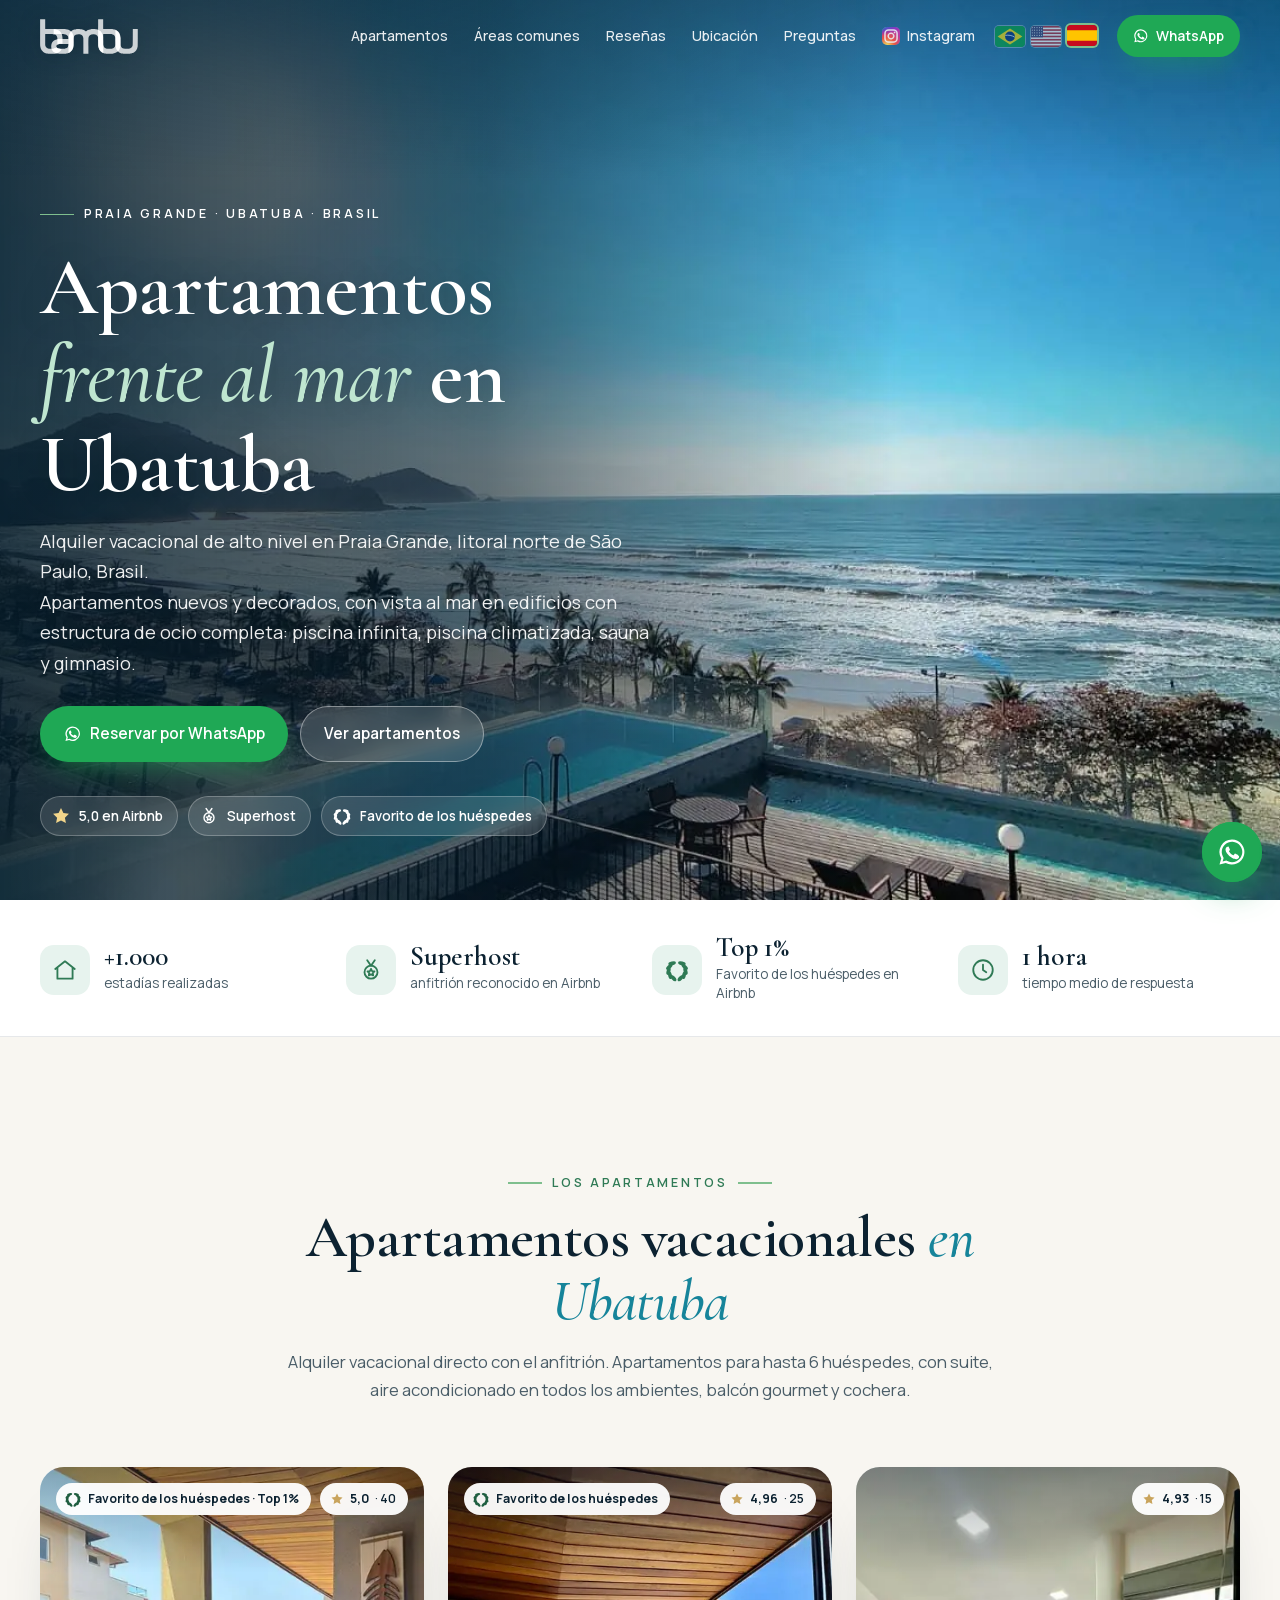
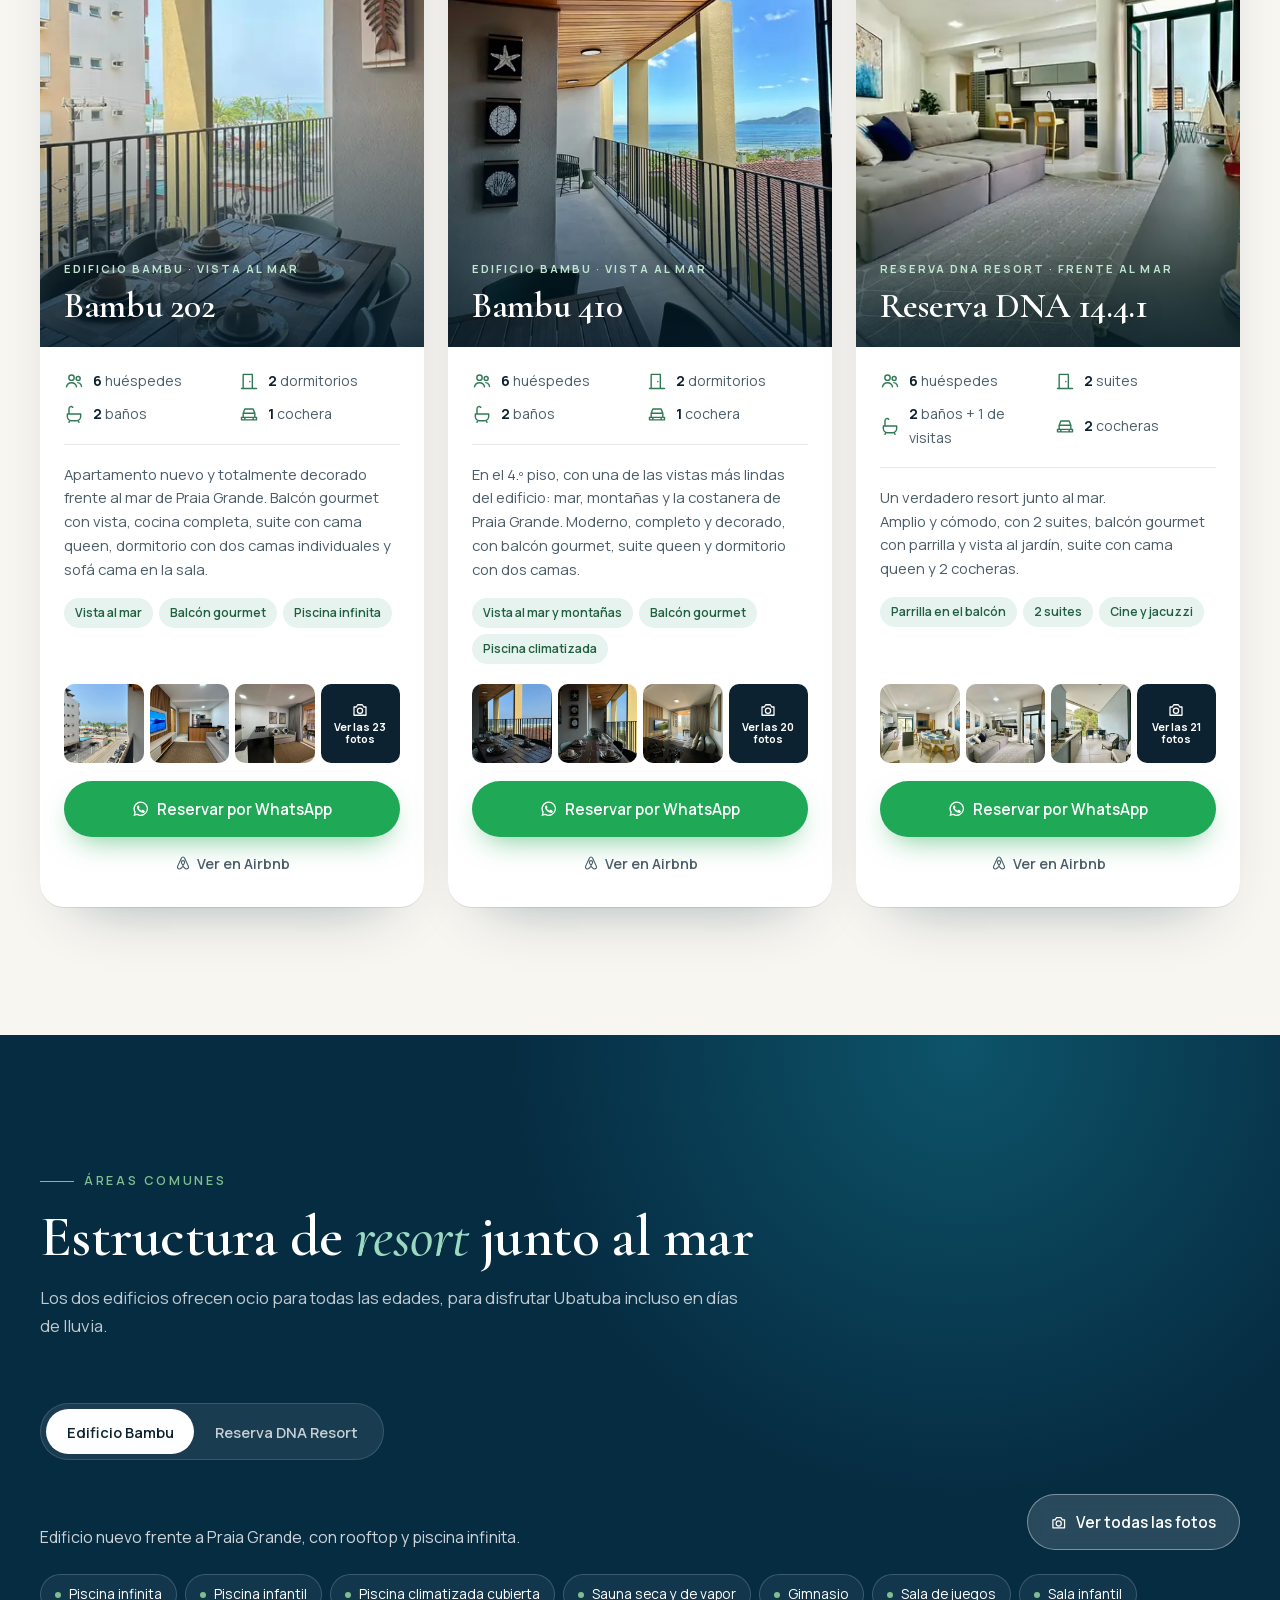
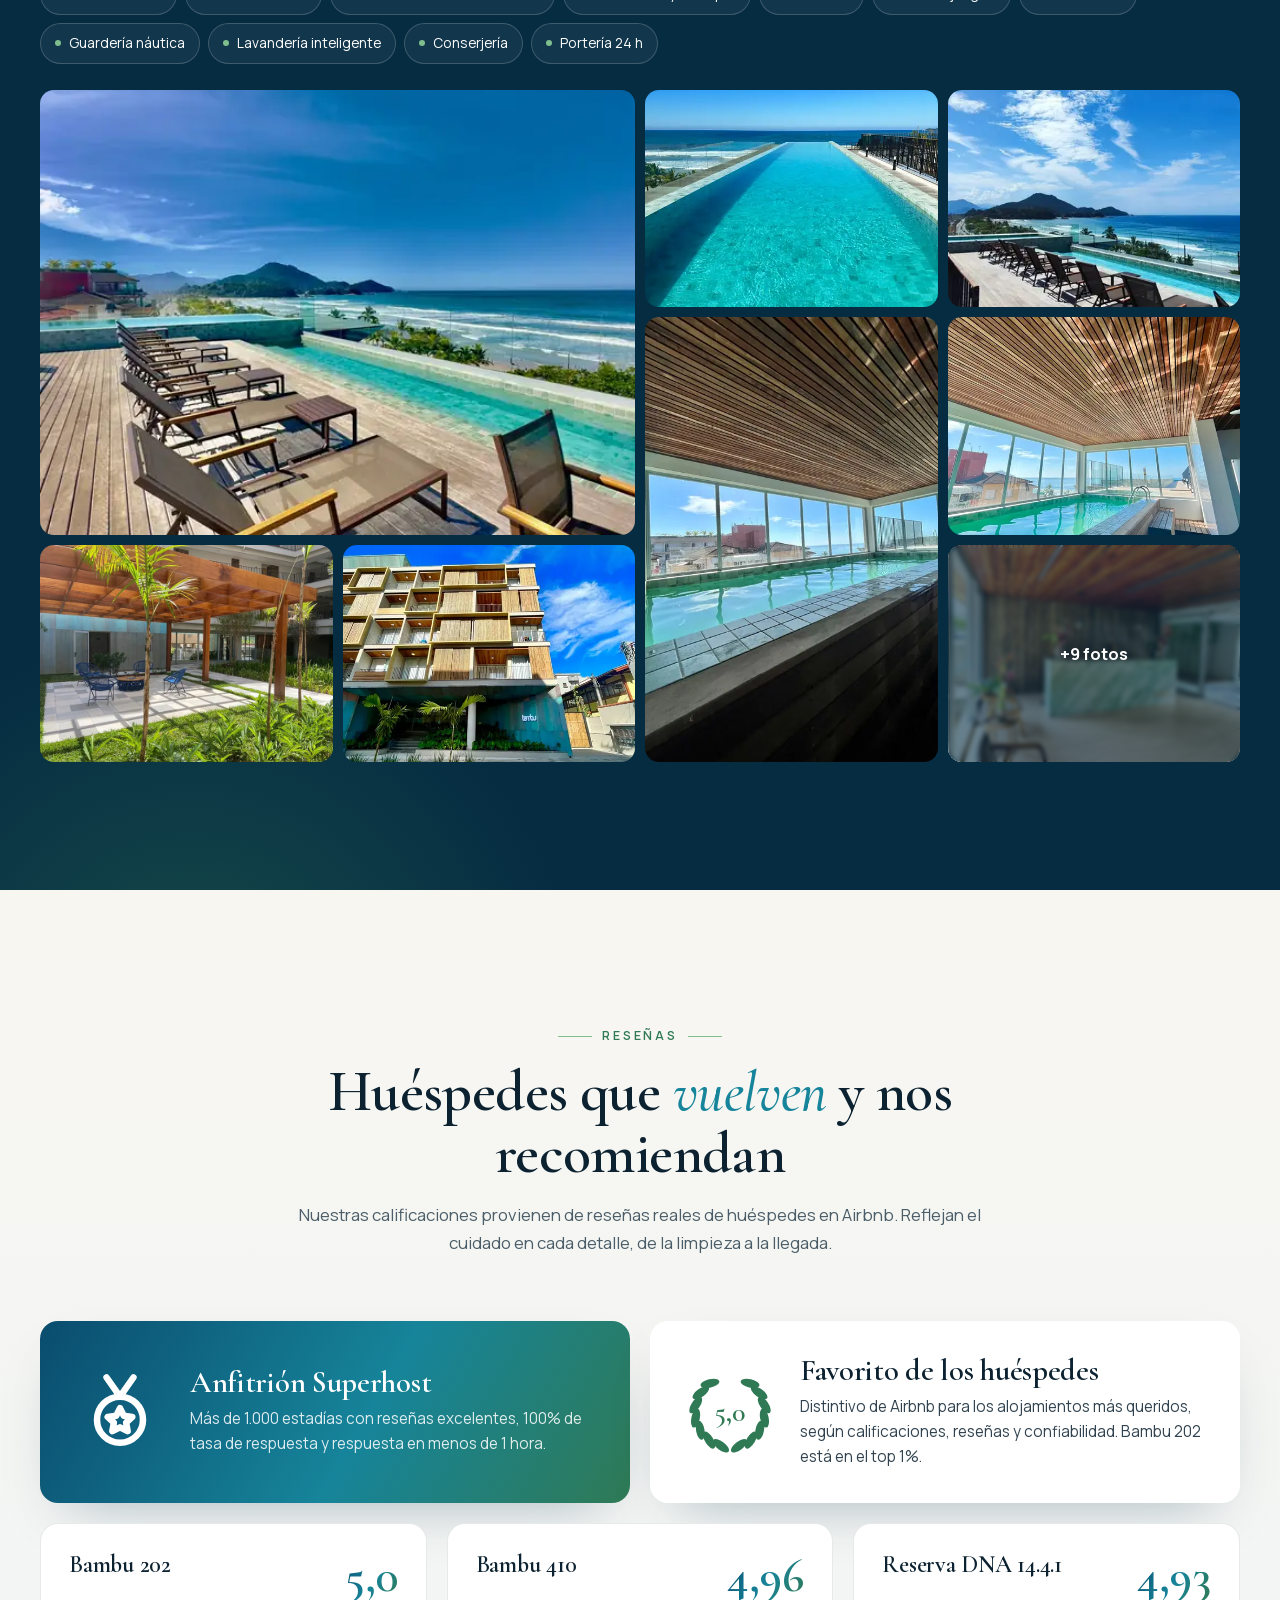
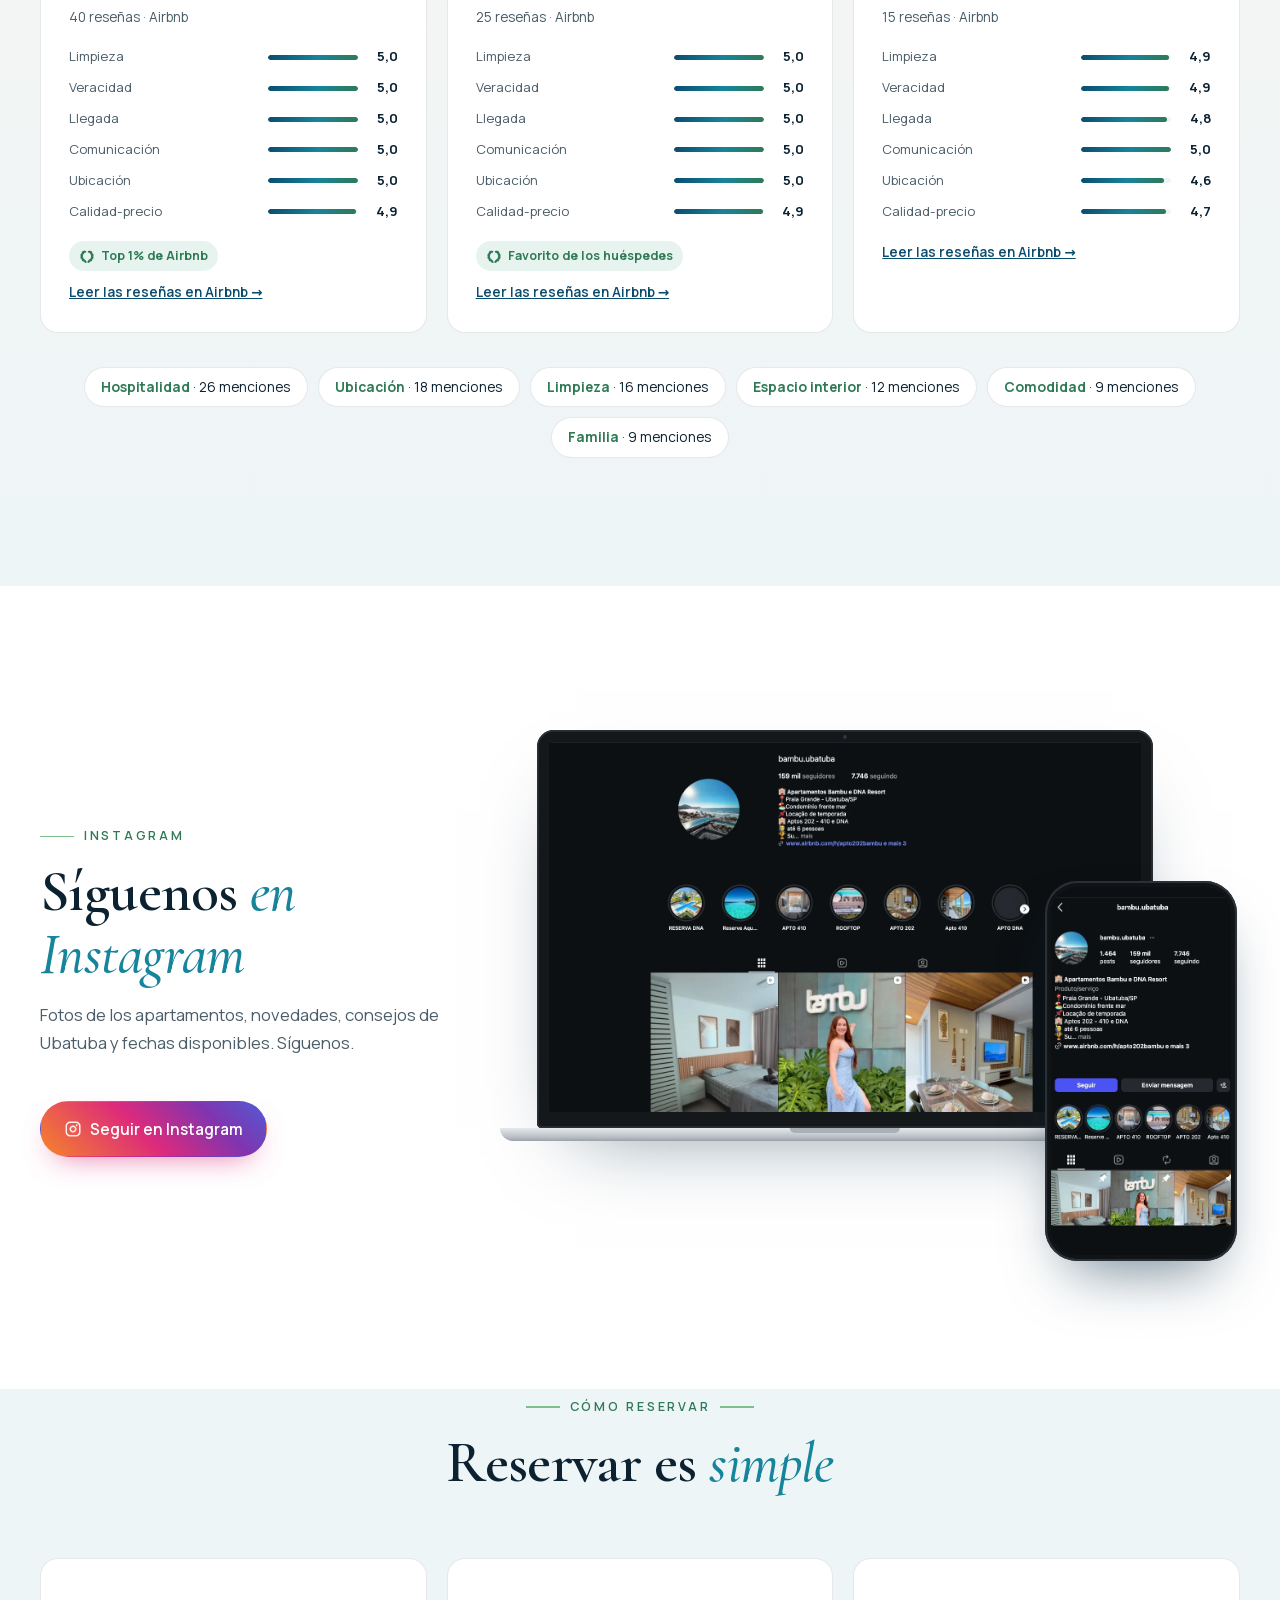
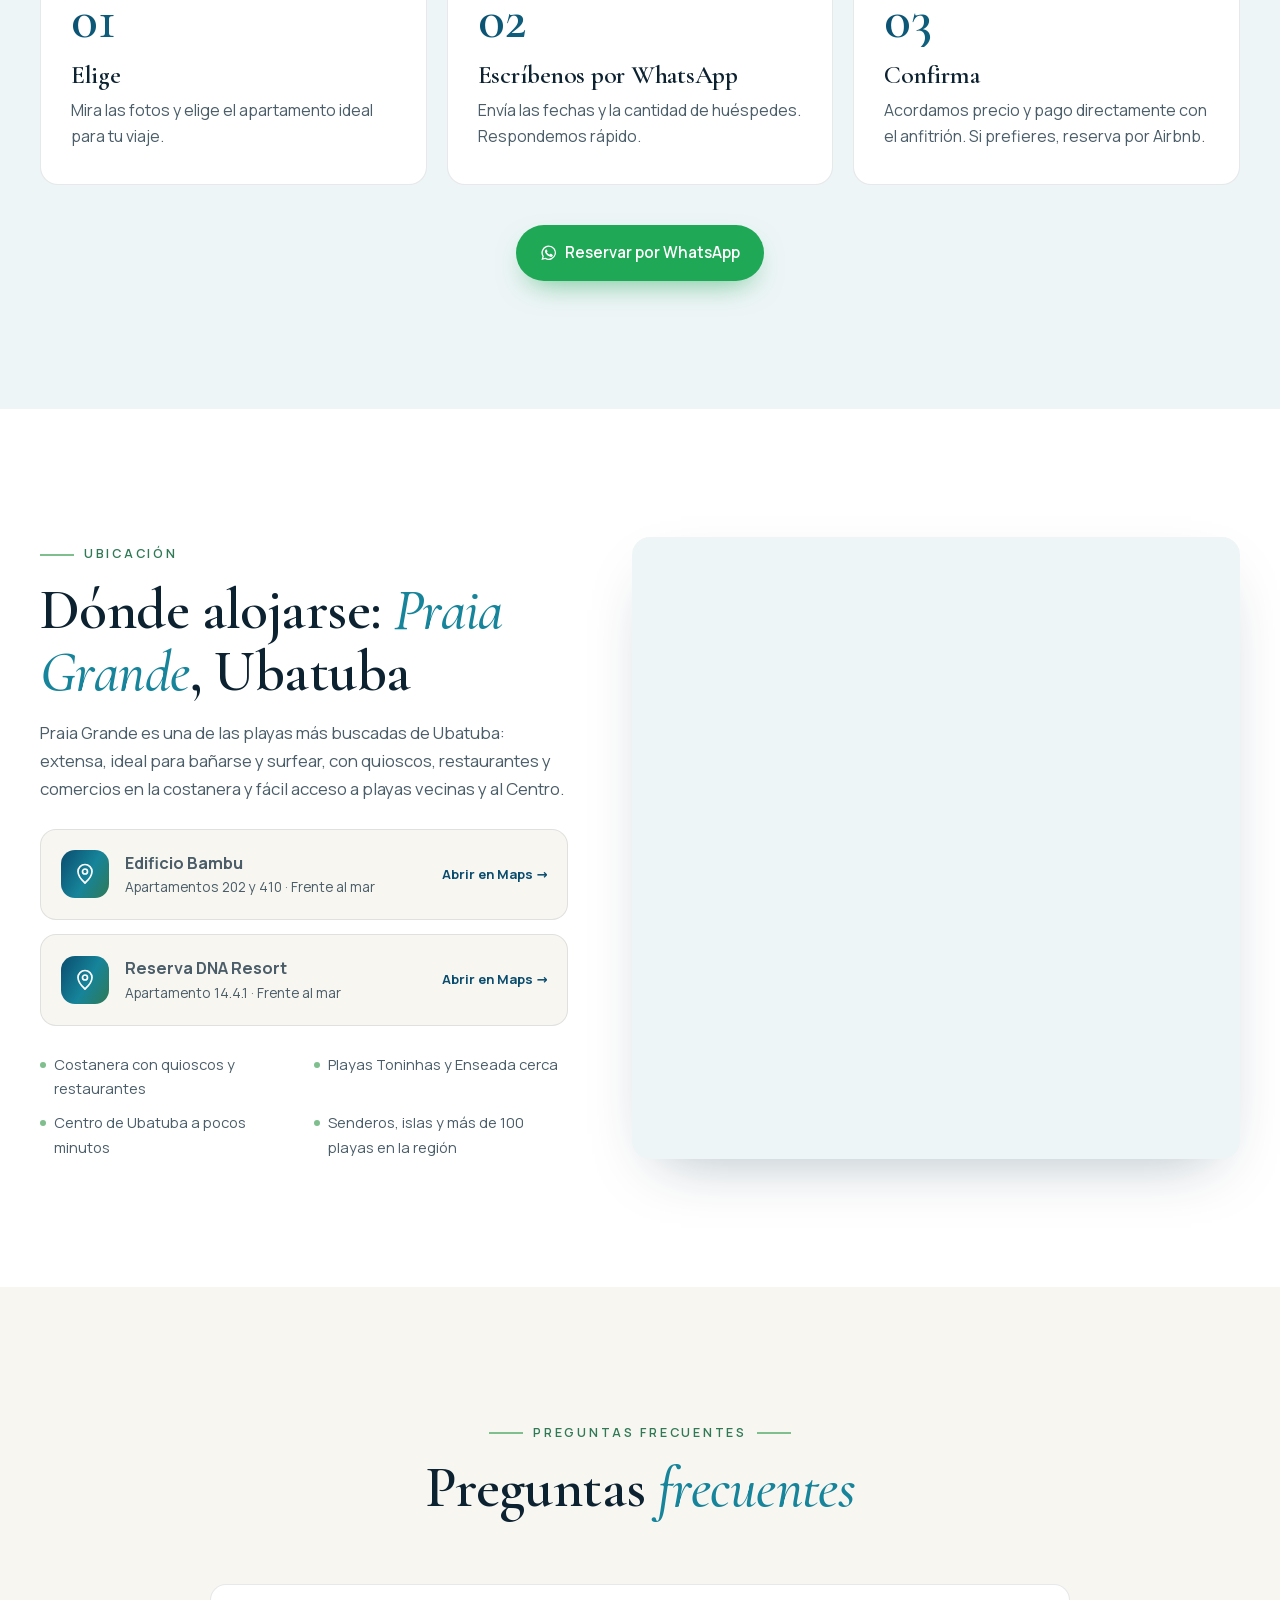
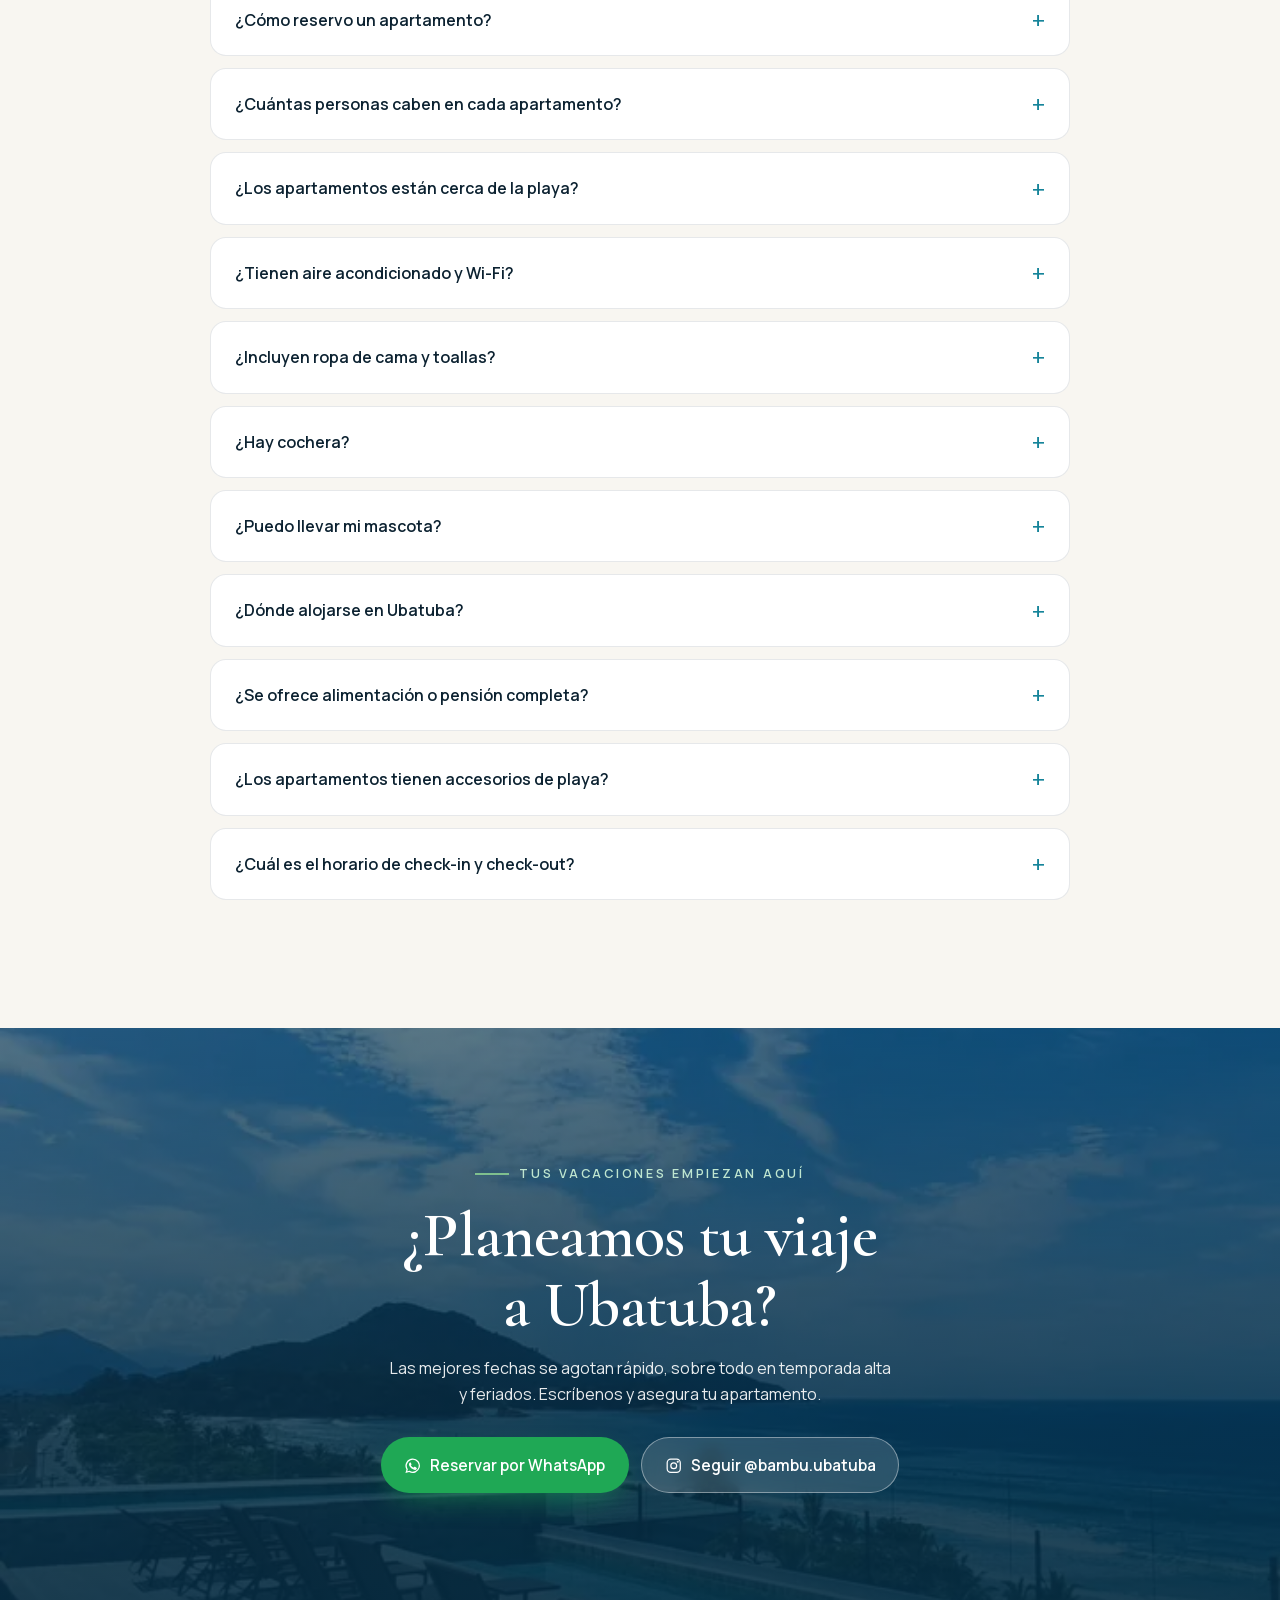
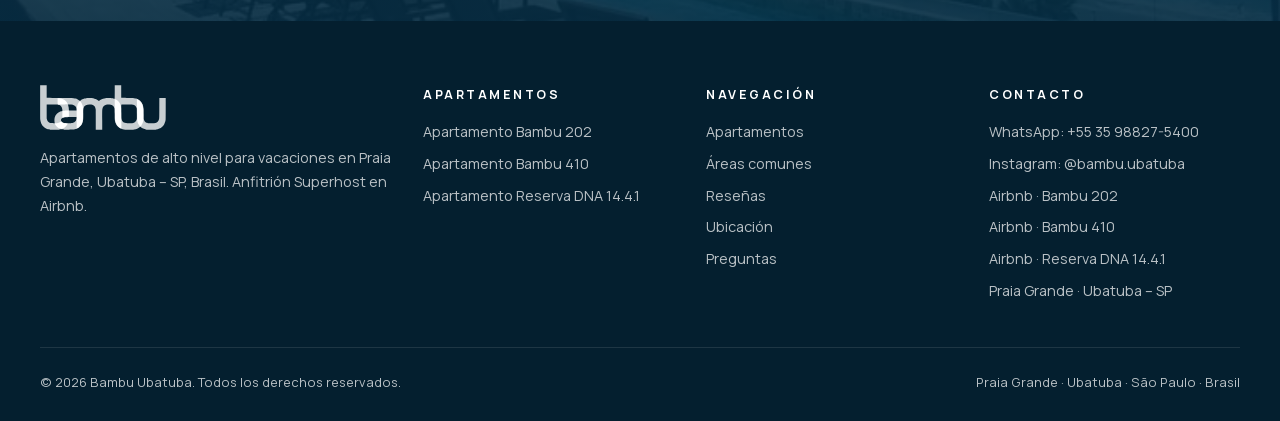
<file: site/es/index.html>
<!doctype html>
<html lang="es">
<head>
<meta charset="utf-8">
<meta name="viewport" content="width=device-width, initial-scale=1, viewport-fit=cover">
<title>Alquiler Vacacional en Ubatuba Frente al Mar | Bambu</title>
<meta name="description" content="Alquiler vacacional en Ubatuba, Brasil: apartamentos de alto nivel con vista al mar en Praia Grande, en edificios tipo resort con piscina infinita. Anfitrión Superhost con más de 1.000 estadías. Reserva por WhatsApp.">
<meta name="robots" content="index, follow, max-image-preview:large">
<link rel="canonical" href="https://ubatubabambu.com.br/es/">
<link rel="alternate" hreflang="pt-BR" href="https://ubatubabambu.com.br/"><link rel="alternate" hreflang="en" href="https://ubatubabambu.com.br/en/"><link rel="alternate" hreflang="es" href="https://ubatubabambu.com.br/es/"><link rel="alternate" hreflang="x-default" href="https://ubatubabambu.com.br/">
<meta name="theme-color" content="#062c42">
<meta name="geo.region" content="BR-SP"><meta name="geo.placename" content="Ubatuba">
<meta property="og:type" content="website"><meta property="og:site_name" content="Bambu Ubatuba">
<meta property="og:title" content="Alquiler Vacacional en Ubatuba Frente al Mar | Bambu"><meta property="og:description" content="Alquiler vacacional en Ubatuba, Brasil: apartamentos de alto nivel con vista al mar en Praia Grande, en edificios tipo resort con piscina infinita. Anfitrión Superhost con más de 1.000 estadías. Reserva por WhatsApp.">
<meta property="og:url" content="https://ubatubabambu.com.br/es/"><meta property="og:image" content="https://ubatubabambu.com.br/img/hero/og-bambu-ubatuba.jpg"><meta property="og:image:width" content="1200"><meta property="og:image:height" content="630">
<meta property="og:locale" content="es_ES"><meta property="og:locale:alternate" content="pt_BR"><meta property="og:locale:alternate" content="en_US">
<meta name="twitter:card" content="summary_large_image">
<link rel="icon" href="../favicon.svg" type="image/svg+xml">
<link rel="apple-touch-icon" href="../apple-touch-icon.png">
<link rel="manifest" href="../site.webmanifest">
<link rel="preload" href="../fonts/cormorant.woff2" as="font" type="font/woff2" crossorigin>
<link rel="preload" href="../fonts/manrope.woff2" as="font" type="font/woff2" crossorigin>
<link rel="preload" as="image" href="../img/hero/bambu-ubatuba-vista-mar-wide.webp" media="(min-aspect-ratio: 1/1)" fetchpriority="high">
<link rel="preload" as="image" imagesrcset="../img/hero/bambu-ubatuba-vista-mar-640.webp 640w, ../img/hero/bambu-ubatuba-vista-mar-960.webp 960w, ../img/hero/bambu-ubatuba-vista-mar-1200.webp 1200w" imagesizes="100vw" media="(max-aspect-ratio: 1/1)" fetchpriority="high">
<style>@font-face{font-family:"Cormorant";src:url(../fonts/cormorant.woff2) format("woff2");font-weight:500 600;font-style:normal;font-display:swap}@font-face{font-family:"Cormorant";src:url(../fonts/cormorant-italic.woff2) format("woff2");font-weight:500;font-style:italic;font-display:swap}@font-face{font-family:"Manrope";src:url(../fonts/manrope.woff2) format("woff2");font-weight:400 700;font-style:normal;font-display:swap}:root{--ink:#0c2231;--ink-soft:#4a5d68;--ocean-deep:#062c42;--ocean:#0a4c6e;--sea:#16849a;--bamboo:#2f7a55;--leaf:#7fbf8e;--mint:#e7f3ee;--mist:#eef5f7;--sand:#f8f6f1;--white:#fff;--line:rgba(12,34,49,.1);--gold:#c9a45c;--grad:linear-gradient(120deg,var(--ocean) 0%,var(--sea) 55%,var(--bamboo) 100%);--serif:"Cormorant","Cormorant Garamond",Georgia,"Times New Roman",serif;--sans:"Manrope",system-ui,-apple-system,"Segoe UI",Roboto,sans-serif;--r:18px;--shadow:0 24px 60px -28px rgba(6,44,66,.35);--wrap:1200px}*,*::before,*::after{box-sizing:border-box}html{scroll-behavior:smooth;-webkit-text-size-adjust:100%}body{margin:0;font-family:var(--sans);font-size:16px;line-height:1.65;color:var(--ink);background:var(--sand);-webkit-font-smoothing:antialiased;overflow-x:hidden}img{max-width:100%;height:auto;display:block}a{color:inherit}button{font:inherit;color:inherit;cursor:pointer}h1,h2,h3{font-family:var(--serif);font-weight:600;line-height:1.08;margin:0;letter-spacing:-.01em}p{margin:0 0 1em}.wrap{width:min(100% - 32px,var(--wrap));margin-inline:auto}.sr-only{position:absolute;width:1px;height:1px;overflow:hidden;clip:rect(0 0 0 0);white-space:nowrap}.skip{position:absolute;left:-999px;top:8px;background:#fff;padding:8px 14px;border-radius:8px;z-index:100}.skip:focus{left:8px}:focus-visible{outline:2px solid var(--sea);outline-offset:3px}section{scroll-margin-top:72px}.btn{display:inline-flex;align-items:center;justify-content:center;gap:.55em;padding:.95em 1.5em;border-radius:999px;font-weight:600;font-size:.95rem;text-decoration:none;border:1px solid transparent;transition:transform .2s,box-shadow .2s,background .2s,color .2s;white-space:nowrap}.btn svg{width:1.15em;height:1.15em;flex:none}.btn:hover{transform:translateY(-2px)}.btn-wa{background:#1fa855;color:#fff;box-shadow:0 12px 30px -12px rgba(31,168,85,.7)}.btn-wa:hover{background:#178f47}.btn-light{background:rgba(255,255,255,.14);color:#fff;border-color:rgba(255,255,255,.4);backdrop-filter:blur(8px)}.btn-light:hover{background:#fff;color:var(--ink)}.btn-line{background:transparent;color:var(--ink);border-color:var(--line)}.btn-line:hover{border-color:var(--ink)}.btn-dark{background:var(--ink);color:#fff}.hdr{position:fixed;inset:0 0 auto;z-index:50;color:#fff;transition:background .35s,box-shadow .35s,color .35s}.hdr.solid{background:rgba(255,255,255,.94);backdrop-filter:saturate(1.4) blur(14px);color:var(--ink);box-shadow:0 1px 0 var(--line)}.hdr-in{display:flex;align-items:center;gap:20px;height:72px}.logo{display:flex;align-items:center;gap:10px;text-decoration:none;margin-right:auto}.logo svg{width:34px;height:34px}.logo b{display:block;font-family:var(--serif);font-size:1.65rem;font-weight:600;line-height:1}.logo small{display:block;font-size:.62rem;letter-spacing:.34em;font-weight:600;opacity:.85;margin-top:3px}.nav{display:flex;gap:26px}.nav a{text-decoration:none;font-size:.9rem;font-weight:500;opacity:.9;position:relative}.nav a::after{content:"";position:absolute;left:0;right:0;bottom:-6px;height:1.5px;background:currentColor;transform:scaleX(0);transition:transform .25s;transform-origin:left}.nav a:hover::after{transform:scaleX(1)}.langs{display:flex;gap:6px;align-items:center}.langs a{display:block;width:30px;height:21px;border-radius:4px;overflow:hidden;opacity:.6;transition:opacity .2s,transform .2s;box-shadow:0 0 0 1px rgba(255,255,255,.4)}.hdr.solid .langs a{box-shadow:0 0 0 1px var(--line)}.langs a:hover,.langs a[aria-current]{opacity:1;transform:translateY(-1px)}.langs a[aria-current]{box-shadow:0 0 0 2px var(--leaf)}.langs svg{width:100%;height:100%;display:block}.hdr .btn-wa{padding:.65em 1.1em;font-size:.85rem}.burger{display:none;background:none;border:0;padding:8px;margin-right:-8px}.burger span{display:block;width:22px;height:2px;background:currentColor;margin:5px 0;border-radius:2px;transition:transform .3s,opacity .3s}.nav-open .burger span:nth-child(1){transform:translateY(7px) rotate(45deg)}.nav-open .burger span:nth-child(2){opacity:0}.nav-open .burger span:nth-child(3){transform:translateY(-7px) rotate(-45deg)}.logo img{display:block;height:35px;width:auto}.logo .logo-c{display:none}.hdr.solid .logo .logo-w{display:none}.hdr.solid .logo .logo-c{display:block}.ftr .logo img{height:45px}.nav-ig{display:inline-flex;align-items:center;gap:7px}.nav-ig img{width:18px;height:18px;border-radius:5px}.hdr-ig{display:none;width:40px;height:40px;place-items:center;border-radius:50%;transition:opacity .2s}.hdr-ig:hover{opacity:.8}.hdr-ig img{width:28px;height:28px;border-radius:8px}.hero{position:relative;min-height:100vh;min-height:100svh;display:flex;align-items:flex-end;color:#fff;overflow:hidden;background:var(--ocean-deep)}.hero picture,.hero picture img{position:absolute;inset:0;width:100%;height:100%;object-fit:cover}.hero picture img{object-position:50% 62%;animation:zoom 18s ease-out both}@keyframes zoom{from{transform:scale(1.08)}to{transform:scale(1)}}.hero::after{content:"";position:absolute;inset:0;background:linear-gradient(180deg,rgba(4,28,42,.5) 0%,rgba(4,28,42,.18) 14%,rgba(4,28,42,.5) 32%,rgba(4,28,42,.76) 55%,rgba(4,24,36,.94) 100%)}@media (max-aspect-ratio:1/1){.hero h1{text-shadow:0 2px 18px rgba(2,18,28,.55)}.hero h1 em{color:#e3f7ec}.hero p.lead{opacity:1;text-shadow:0 1px 12px rgba(2,18,28,.6)}.hero .eyebrow{text-shadow:0 1px 10px rgba(2,18,28,.6)}.hero .chip{background:rgba(4,28,42,.45)}}@media (min-aspect-ratio:1/1){.hero::after{background:linear-gradient(180deg,rgba(6,44,66,.45) 0%,rgba(6,44,66,0) 20%),linear-gradient(90deg,rgba(4,28,42,.86) 0%,rgba(4,28,42,.6) 38%,rgba(4,28,42,0) 70%)}.hero-in{padding-bottom:88px}}.hero-in{position:relative;z-index:1;padding:140px 0 64px}.eyebrow{display:inline-flex;align-items:center;gap:10px;font-size:.78rem;font-weight:600;letter-spacing:.22em;text-transform:uppercase}.eyebrow::before{content:"";width:34px;height:1.5px;background:var(--leaf)}.hero h1{font-size:clamp(2.6rem,6.4vw,5.4rem);max-width:13ch;margin:18px 0 18px;text-shadow:0 2px 30px rgba(0,0,0,.25)}.hero h1 em{font-style:italic;font-weight:500;color:#bfe6d0}.hero p.lead{font-size:clamp(1rem,1.5vw,1.15rem);max-width:56ch;opacity:.92}.hero-cta{display:flex;flex-wrap:wrap;gap:12px;margin:28px 0 34px}.chips{list-style:none;padding:0;margin:0;display:flex;flex-wrap:wrap;gap:10px}.chip{display:inline-flex;align-items:center;gap:8px;padding:8px 14px 8px 10px;border-radius:999px;background:rgba(255,255,255,.12);border:1px solid rgba(255,255,255,.25);backdrop-filter:blur(10px);font-size:.84rem;font-weight:600}.chip svg{width:20px;height:20px;flex:none}.trust{background:#fff;border-bottom:1px solid var(--line)}.trust ul{list-style:none;margin:0;padding:34px 0;display:grid;grid-template-columns:repeat(4,1fr);gap:24px}.trust li{display:flex;align-items:center;gap:14px}.trust .ic{width:50px;height:50px;border-radius:14px;display:grid;place-items:center;background:var(--mint);color:var(--bamboo);flex:none}.trust .ic svg{width:26px;height:26px}.trust strong{display:block;font-family:var(--serif);font-size:1.7rem;line-height:1}.trust span{font-size:.85rem;color:var(--ink-soft);line-height:1.35;display:block;margin-top:4px}.sec{padding:clamp(72px,10vw,128px) 0}.sec-head{max-width:720px;margin-bottom:clamp(40px,6vw,64px)}.sec-head.center{text-align:center;margin-inline:auto}.sec-head .eyebrow{color:var(--bamboo)}.sec-head h2{font-size:clamp(2.2rem,4.6vw,3.6rem);margin:14px 0 16px}.sec-head h2 em{font-style:italic;font-weight:500;color:var(--sea)}.sec-head p{color:var(--ink-soft);font-size:1.05rem}.center .eyebrow::after{content:"";width:34px;height:1.5px;background:var(--leaf)}.apts{display:grid;grid-template-columns:repeat(3,1fr);gap:24px;align-items:stretch}.apt{display:flex;flex-direction:column;background:#fff;border-radius:24px;overflow:hidden;box-shadow:0 1px 0 var(--line),0 30px 60px -40px rgba(6,44,66,.45);transition:transform .4s cubic-bezier(.2,.7,.2,1),box-shadow .4s}.apt:hover{transform:translateY(-6px);box-shadow:0 1px 0 var(--line),0 40px 70px -40px rgba(6,44,66,.55)}.apt-cover{position:relative;aspect-ratio:4/5;overflow:hidden;background:var(--mist)}.apt-img{position:absolute;inset:0;padding:0;border:0;background:none;display:block;width:100%}.apt-img img{width:100%;height:100%;object-fit:cover;transition:transform 1.1s cubic-bezier(.2,.7,.2,1)}.apt:hover .apt-img img{transform:scale(1.06)}.apt-cover::after{content:"";position:absolute;inset:0;background:linear-gradient(180deg,rgba(4,28,42,.35) 0%,rgba(4,28,42,0) 22%,rgba(4,28,42,0) 50%,rgba(4,28,42,.85) 100%);pointer-events:none}.apt-top{position:absolute;left:16px;right:16px;top:16px;z-index:1;display:flex;justify-content:space-between;align-items:center;gap:8px;pointer-events:none}.apt-fav,.apt-rate{white-space:nowrap;display:inline-flex;align-items:center;gap:6px;background:rgba(255,255,255,.95);color:var(--ink);padding:6px 12px 6px 8px;border-radius:999px;font-size:.76rem;font-weight:700;backdrop-filter:blur(6px)}.apt-rate{margin-left:auto;padding-left:10px;font-weight:600}.apt-rate svg{width:14px;height:14px;color:var(--gold)}.apt-cap{position:absolute;left:24px;right:24px;bottom:22px;z-index:1;color:#fff;pointer-events:none}.apt-cap .tag{color:#bfe6d0}.tag{font-size:.7rem;font-weight:700;letter-spacing:.18em;text-transform:uppercase;color:var(--sea)}.apt h3{font-size:clamp(2rem,2.8vw,2.5rem);margin-top:6px;text-shadow:0 2px 20px rgba(0,0,0,.3)}.apt-body{display:flex;flex-direction:column;flex:1;padding:22px 24px 24px}.specs{list-style:none;padding:0 0 18px;margin:0 0 18px;display:grid;grid-template-columns:1fr 1fr;gap:10px 14px;border-bottom:1px solid var(--line)}.specs li{display:flex;align-items:center;gap:9px;font-size:.88rem;color:var(--ink-soft)}.specs svg{width:20px;height:20px;color:var(--bamboo);flex:none}.specs b{color:var(--ink)}.apt-desc{color:var(--ink-soft);font-size:.93rem;line-height:1.6;margin-bottom:16px}.hl{list-style:none;padding:0;margin:0 0 20px;display:flex;flex-wrap:wrap;gap:6px}.hl li{font-size:.76rem;font-weight:600;padding:5px 11px;border-radius:999px;background:var(--mint);color:#1f5e40}.apt-thumbs{display:grid;grid-template-columns:repeat(4,1fr);gap:6px;margin:auto 0 18px}.apt-thumbs button{padding:0;border:0;border-radius:10px;overflow:hidden;aspect-ratio:1;background:var(--mist)}.apt-thumbs img{width:100%;height:100%;object-fit:cover;transition:opacity .2s}.apt-thumbs button:hover img{opacity:.8}.apt-all{display:flex!important;flex-direction:column;align-items:center;justify-content:center;gap:2px;background:var(--ink)!important;color:#fff;font-size:.68rem;font-weight:700;line-height:1.15;text-align:center;padding:4px!important}.apt-all svg{width:18px;height:18px}.apt-cta{display:flex;flex-direction:column;align-items:center;gap:6px}.apt-cta .btn{width:100%}.apt-link{display:inline-flex;align-items:center;gap:6px;font-size:.88rem;font-weight:600;color:var(--ink-soft);text-decoration:none;padding:.6em .2em}.apt-link svg{width:16px;height:16px}.apt-link:hover{color:var(--ink)}.leisure{background:var(--ocean-deep);color:#fff;position:relative;overflow:hidden}.leisure::before{content:"";position:absolute;inset:-30% -10% auto auto;width:70vw;height:70vw;background:radial-gradient(closest-side,rgba(22,132,154,.45),transparent);pointer-events:none}.leisure::after{content:"";position:absolute;inset:auto auto -35% -15%;width:60vw;height:60vw;background:radial-gradient(closest-side,rgba(47,122,85,.4),transparent);pointer-events:none}.leisure .wrap{position:relative;z-index:1}.leisure .sec-head .eyebrow{color:var(--leaf)}.leisure .sec-head p{color:rgba(255,255,255,.75)}.leisure .sec-head h2 em{color:#9ad9c0}.tabs{display:inline-flex;padding:5px;border-radius:999px;background:rgba(255,255,255,.08);border:1px solid rgba(255,255,255,.14);margin-bottom:34px;flex-wrap:wrap}.tabs button{background:none;border:0;padding:.7em 1.4em;border-radius:999px;font-weight:600;font-size:.92rem;color:rgba(255,255,255,.75)}.tabs button[aria-selected=true]{background:#fff;color:var(--ink)}.panel[hidden]{display:none}.panel-top{display:flex;justify-content:space-between;align-items:flex-end;gap:24px;flex-wrap:wrap;margin-bottom:24px}.panel-top p{max-width:60ch;color:rgba(255,255,255,.8);margin:0}.amen{list-style:none;padding:0;margin:0 0 26px;display:flex;flex-wrap:wrap;gap:8px}.amen li{display:flex;align-items:center;gap:8px;font-size:.86rem;padding:8px 14px;border-radius:999px;border:1px solid rgba(255,255,255,.18);background:rgba(255,255,255,.05)}.amen li::before{content:"";width:6px;height:6px;border-radius:50%;background:var(--leaf)}.bento{display:grid;grid-template-columns:repeat(4,1fr);grid-auto-rows:clamp(140px,17vw,230px);gap:10px}.bento button{padding:0;border:0;border-radius:14px;overflow:hidden;background:rgba(255,255,255,.06);position:relative}.bento button:nth-child(1){grid-column:span 2;grid-row:span 2}.bento button:nth-child(4){grid-row:span 2}.bento img{width:100%;height:100%;object-fit:cover;transition:transform .8s cubic-bezier(.2,.7,.2,1)}.bento button:hover img{transform:scale(1.06)}.bento .count{position:absolute;inset:0;display:grid;place-items:center;background:rgba(6,44,66,.6);font-weight:700;font-size:1.05rem;backdrop-filter:blur(2px)}.reviews{background:linear-gradient(180deg,var(--sand),var(--mist))}.rev-top{display:grid;grid-template-columns:1fr 1fr;gap:20px;margin-bottom:20px}.award{border-radius:var(--r);padding:34px;display:flex;gap:24px;align-items:center;background:#fff;box-shadow:var(--shadow)}.award.dark{background:var(--grad);color:#fff}.award svg.big{width:92px;height:92px;flex:none}.award h3{font-size:1.9rem;margin-bottom:6px}.award p{margin:0;font-size:.95rem;opacity:.85}.scores{display:grid;grid-template-columns:repeat(3,1fr);gap:20px}.score{background:#fff;border-radius:var(--r);padding:28px;border:1px solid var(--line)}.score header{display:flex;justify-content:space-between;align-items:flex-start;gap:12px;margin-bottom:6px}.score h3{font-size:1.5rem}.score .big{font-family:var(--serif);font-size:3rem;line-height:1;font-weight:600;background:var(--grad);-webkit-background-clip:text;background-clip:text;color:transparent}.score .sub{font-size:.85rem;color:var(--ink-soft);margin-bottom:18px}.bars{list-style:none;padding:0;margin:0 0 18px;display:grid;gap:9px}.bars li{display:grid;grid-template-columns:1fr 90px 30px;gap:10px;align-items:center;font-size:.83rem;color:var(--ink-soft)}.bars i{display:block;height:5px;border-radius:5px;background:var(--mist);overflow:hidden}.bars i::before{content:"";display:block;height:100%;width:var(--v);background:var(--grad);border-radius:5px}.bars b{color:var(--ink);text-align:right}.score .fav{display:inline-flex;align-items:center;gap:6px;font-size:.78rem;font-weight:700;color:var(--bamboo);background:var(--mint);padding:5px 10px;border-radius:999px}.score .fav svg{width:16px;height:16px}.score a{font-size:.85rem;font-weight:600;color:var(--ocean)}.quotes{display:grid;grid-template-columns:repeat(3,1fr);gap:20px;margin-top:20px}.quote{background:#fff;border-radius:var(--r);padding:30px;border:1px solid var(--line);display:flex;flex-direction:column}.quote .stars{display:flex;gap:2px;color:var(--gold);margin-bottom:14px}.quote .stars svg{width:16px;height:16px}.quote blockquote{margin:0 0 18px;font-family:var(--serif);font-size:1.3rem;line-height:1.35;font-style:italic;flex:1}.quote figcaption{font-size:.85rem;color:var(--ink-soft)}.quote figcaption b{color:var(--ink);display:block}.topics{display:flex;flex-wrap:wrap;gap:10px;justify-content:center;margin-top:34px}.topics span{background:#fff;border:1px solid var(--line);padding:8px 16px;border-radius:999px;font-size:.86rem}.topics b{color:var(--bamboo)}.ig{background:#fff}.ig-grid{display:grid;grid-template-columns:minmax(0,.85fr) minmax(0,1.4fr);gap:clamp(28px,5vw,72px);align-items:center}.ig-card{background:var(--sand);border:1px solid var(--line);border-radius:22px;padding:24px;display:flex;flex-direction:column;gap:20px}.ig-prof{display:flex;align-items:center;gap:16px;min-width:0}.ig-av{width:78px;height:78px;border-radius:50%;padding:3px;background:linear-gradient(45deg,#f58529,#dd2a7b,#8134af,#515bd4);flex:none}.ig-av>span{display:grid;place-items:center;width:100%;height:100%;border-radius:50%;background:#fff;border:3px solid #fff}.ig-av img{width:78%;height:auto}.ig-prof b{display:block;font-size:1.08rem}.ig-prof small{display:block;color:var(--ink-soft);font-size:.86rem;line-height:1.4}.ig-side{display:flex;flex-direction:column;align-items:flex-start}.btn-ig{align-self:flex-start;background:linear-gradient(45deg,#f58529,#dd2a7b 45%,#8134af 75%,#515bd4);color:#fff;box-shadow:0 12px 30px -14px rgba(221,42,123,.7)}.btn-ig img{width:18px;height:18px}.ig-feed{display:grid;grid-template-columns:repeat(3,1fr);gap:8px}.ig-tile{position:relative;display:block;aspect-ratio:1;border-radius:14px;overflow:hidden;background:var(--mist)}.ig-tile .ph{width:100%;height:100%;object-fit:cover;transition:transform .8s cubic-bezier(.2,.7,.2,1)}.ig-ov{position:absolute;inset:0;display:grid;place-items:center;background:rgba(6,44,66,.45);opacity:0;transition:opacity .3s}.ig-ov img{width:34px;height:34px}.ig-tile:hover .ig-ov,.ig-tile:focus-visible .ig-ov{opacity:1}.ig-tile:hover .ph{transform:scale(1.06)}.steps{list-style:none;padding:0;margin:0;display:grid;grid-template-columns:repeat(3,1fr);gap:20px;counter-reset:s}.steps li{background:#fff;border-radius:var(--r);padding:34px 30px;border:1px solid var(--line);position:relative;counter-increment:s}.steps li::before{content:"0" counter(s);font-family:var(--serif);font-size:3.4rem;line-height:1;font-weight:600;background:var(--grad);-webkit-background-clip:text;background-clip:text;color:transparent;display:block;margin-bottom:14px}.steps h3{font-size:1.6rem;margin-bottom:8px}.steps p{color:var(--ink-soft);margin:0}.book-cta{display:flex;justify-content:center;gap:12px;flex-wrap:wrap;margin-top:40px}.loc{background:#fff}.loc-grid{display:grid;grid-template-columns:1fr 1.15fr;gap:clamp(28px,5vw,64px);align-items:stretch}.places{display:grid;gap:14px;margin:26px 0}.place{display:flex;gap:16px;align-items:center;padding:20px;border:1px solid var(--line);border-radius:16px;text-decoration:none;transition:border-color .2s,box-shadow .2s,transform .2s;background:var(--sand)}.place:hover{border-color:var(--sea);box-shadow:var(--shadow);transform:translateY(-2px)}.place .pin{width:48px;height:48px;border-radius:14px;background:var(--grad);color:#fff;display:grid;place-items:center;flex:none}.place .pin svg{width:24px;height:24px}.place b{display:block;font-size:1.02rem}.place span{display:block;font-size:.86rem;color:var(--ink-soft)}.place .go{margin-left:auto;font-size:.82rem;font-weight:700;color:var(--ocean);white-space:nowrap}.near{list-style:none;padding:0;margin:0;display:grid;grid-template-columns:1fr 1fr;gap:10px 20px;font-size:.92rem;color:var(--ink-soft)}.near li{display:flex;gap:8px;align-items:baseline}.near li::before{content:"";width:6px;height:6px;border-radius:50%;background:var(--leaf);flex:none;transform:translateY(-2px)}.map{border-radius:var(--r);overflow:hidden;min-height:420px;background:var(--mist);position:relative;box-shadow:var(--shadow)}.map iframe{position:absolute;inset:0;width:100%;height:100%;border:0}.faq-list{max-width:860px;margin:0 auto;display:grid;gap:12px}.faq-list details{background:#fff;border:1px solid var(--line);border-radius:16px;padding:0 24px;transition:box-shadow .2s}.faq-list details[open]{box-shadow:var(--shadow)}.faq-list summary{list-style:none;cursor:pointer;padding:22px 0;font-weight:600;display:flex;justify-content:space-between;gap:20px;align-items:center}.faq-list summary::-webkit-details-marker{display:none}.faq-list summary::after{content:"+";font-size:1.5rem;font-weight:400;color:var(--sea);transition:transform .25s;line-height:1}.faq-list details[open] summary::after{transform:rotate(45deg)}.faq-list details p{color:var(--ink-soft);padding-bottom:22px;margin:0}.final{position:relative;color:#fff;text-align:center;overflow:hidden;background:var(--ocean-deep)}.final img{position:absolute;inset:0;width:100%;height:100%;object-fit:cover;opacity:.55}.final::after{content:"";position:absolute;inset:0;background:linear-gradient(180deg,rgba(6,44,66,.35),rgba(6,44,66,.85))}.final .wrap{position:relative;z-index:1}.final h2{font-size:clamp(2.4rem,5vw,4rem);max-width:16ch;margin:16px auto}.final p{max-width:56ch;margin:0 auto 30px;opacity:.9}.final .eyebrow{color:#bfe6d0}.final .hero-cta{justify-content:center;margin:0}.ftr{background:#041f2f;color:rgba(255,255,255,.72);padding:64px 0 28px;font-size:.9rem}.ftr-grid{display:grid;grid-template-columns:1.4fr 1fr 1fr 1fr;gap:32px;margin-bottom:44px}.ftr .logo{color:#fff;margin-bottom:16px}.ftr h4{color:#fff;font-size:.78rem;letter-spacing:.2em;text-transform:uppercase;margin:0 0 14px}.ftr ul{list-style:none;padding:0;margin:0;display:grid;gap:8px}.ftr a{text-decoration:none}.ftr a:hover{color:#fff}.ftr-bot{border-top:1px solid rgba(255,255,255,.1);padding-top:24px;display:flex;justify-content:space-between;gap:16px;flex-wrap:wrap;font-size:.8rem}.fab{position:fixed;right:18px;bottom:18px;z-index:40;width:60px;height:60px;border-radius:50%;background:#1fa855;color:#fff;display:grid;place-items:center;box-shadow:0 14px 34px -10px rgba(31,168,85,.8);transition:transform .2s}.fab:hover{transform:scale(1.07)}.fab svg{width:30px;height:30px}.fab::before{content:"";position:absolute;inset:0;border-radius:50%;border:2px solid #1fa855;animation:ping 2.4s infinite}@keyframes ping{0%{transform:scale(1);opacity:.7}80%,100%{transform:scale(1.5);opacity:0}}.lb{position:fixed;inset:0;z-index:90;background:rgba(3,18,28,.96);display:none;flex-direction:column;color:#fff}.lb.open{display:flex}.lb-top{display:flex;justify-content:space-between;align-items:center;padding:14px 18px;font-size:.9rem}.lb-top b{font-family:var(--serif);font-size:1.3rem;font-weight:600}.lb-stage{flex:1;position:relative;display:flex;align-items:center;justify-content:center;min-height:0;padding:0 64px;touch-action:pan-y}.lb-stage img{max-width:100%;max-height:100%;object-fit:contain;border-radius:8px;user-select:none;-webkit-user-drag:none}.lb button{background:rgba(255,255,255,.1);border:0;color:#fff;width:46px;height:46px;border-radius:50%;display:grid;place-items:center;transition:background .2s}.lb button:hover{background:rgba(255,255,255,.22)}.lb button svg{width:22px;height:22px}.lb-prev,.lb-next{position:absolute;top:50%;transform:translateY(-50%)}.lb-prev{left:10px}.lb-next{right:10px}.lb-cap{text-align:center;padding:12px 18px 20px;font-size:.9rem;opacity:.85}.js .rv{opacity:0;transform:translateY(26px);transition:opacity .9s ease,transform .9s cubic-bezier(.2,.7,.2,1)}.js .rv.in{opacity:1;transform:none}@media (prefers-reduced-motion:reduce){*{animation:none!important;transition:none!important}html{scroll-behavior:auto}.js .rv{opacity:1;transform:none}}@media (max-width:1080px){.nav{display:none}.burger{display:block}.hdr-ig{display:grid}.nav-open .nav{display:flex;position:fixed;top:72px;left:0;right:0;flex-direction:column;gap:0;background:#fff;color:var(--ink);padding:8px 16px 20px;box-shadow:0 20px 40px -20px rgba(0,0,0,.3)}.nav-open .nav a{padding:14px 4px;border-bottom:1px solid var(--line);font-size:1rem}.nav-open .hdr{background:#fff;color:var(--ink)}.trust ul{grid-template-columns:repeat(2,1fr)}.scores,.quotes{grid-template-columns:1fr 1fr}.apts{display:flex;overflow-x:auto;scroll-snap-type:x mandatory;gap:16px;margin-inline:-16px;padding:6px 16px 34px;scroll-padding-inline:16px;scrollbar-width:none;-webkit-overflow-scrolling:touch}.apts::-webkit-scrollbar{display:none}.apt{flex:0 0 min(84vw,380px);scroll-snap-align:start}.apt:hover{transform:none}.ftr-grid{grid-template-columns:1fr 1fr}}@media (max-width:860px){.loc-grid,.rev-top{grid-template-columns:1fr}.steps{grid-template-columns:1fr}.ig-grid{grid-template-columns:1fr}.ig-side{align-items:center;text-align:center}.ig-side .sec-head{margin-inline:auto}.btn-ig{align-self:center}.ig-feed{gap:6px}.ig-tile{border-radius:10px}.bento{grid-template-columns:repeat(2,1fr);grid-auto-rows:150px}.bento button:nth-child(4){grid-row:span 1}.map{min-height:340px}}@media (max-width:640px){.hdr .btn-wa{display:none}.hdr-in{gap:12px}.langs a{width:26px;height:18px}.logo b{font-size:1.4rem}.logo small{letter-spacing:.26em}.hero-in{padding-bottom:40px}.hero-cta .btn{flex:1 1 100%}.trust ul{grid-template-columns:1fr 1fr;gap:20px 12px;padding:26px 0}.trust .ic{width:42px;height:42px}.trust strong{font-size:1.4rem}.specs{grid-template-columns:repeat(2,1fr)}.scores,.quotes{grid-template-columns:1fr}.award{padding:26px;flex-direction:column;align-items:flex-start;gap:16px}.near{grid-template-columns:1fr}.place .go{display:none}.ftr-grid{grid-template-columns:1fr}.lb-stage{padding:0 8px}.lb-prev,.lb-next{top:auto;bottom:-58px;transform:none}.lb-cap{padding-bottom:70px}.apt-rate .n{display:none}.apt-fav,.apt-rate{font-size:.72rem}.fab{width:56px;height:56px;right:14px;bottom:14px}}@media (max-width:380px){.langs{gap:4px}.langs a{width:22px;height:16px}.logo svg{width:28px;height:28px}}html.lenis,html.lenis body{height:auto}.lenis.lenis-smooth{scroll-behavior:auto!important}.lenis.lenis-smooth [data-lenis-prevent]{overscroll-behavior:contain}.lenis.lenis-stopped{overflow:hidden}.hdr:not(.solid) .logo-w{filter:drop-shadow(0 1px 10px rgba(2,18,28,.35))}.ig-mock{position:relative;display:block;width:100%;max-width:700px;margin-inline:auto;aspect-ratio:1.28;container-type:inline-size;text-decoration:none;color:#111;transition:transform .6s cubic-bezier(.2,.7,.2,1)}.ig-mock:hover{transform:translateY(-6px)}.lp{position:absolute;left:0;top:3%;width:88%}.lp-screen{position:relative;display:block;background:#15181b;border-radius:2.4cqw 2.4cqw .6cqw .6cqw;padding:1.7cqw 1.7cqw 2.2cqw;box-shadow:0 0 0 .25cqw #2a2f34 inset,0 40px 80px -40px rgba(6,44,66,.55)}.lp-cam{position:absolute;top:.6cqw;left:50%;width:.6cqw;height:.6cqw;border-radius:50%;background:#30363c;transform:translateX(-50%)}.lp-display{display:block;aspect-ratio:16/10;background:#fff;border-radius:.5cqw;overflow:hidden;font-size:1.12cqw;line-height:1.35;font-family:-apple-system,"Segoe UI",Roboto,Helvetica,Arial,sans-serif}.lp-base{position:relative;display:block;height:1.9cqw;width:112%;margin-left:-6%;background:linear-gradient(180deg,#e6e9ec,#b9bfc5 70%,#9aa1a8);border-radius:0 0 2.4cqw 2.4cqw;box-shadow:0 30px 40px -30px rgba(6,44,66,.6)}.lp-base::after{content:"";position:absolute;top:0;left:50%;width:16%;height:38%;transform:translateX(-50%);background:#a9b0b7;border-radius:0 0 1cqw 1cqw}.ph{position:absolute;right:0;bottom:0;width:27.5%;aspect-ratio:435/858;background:#111417;border-radius:4.6cqw;padding:.9cqw;box-shadow:0 0 0 .3cqw #2b3036 inset,0 30px 60px -24px rgba(6,44,66,.6)}.ph-display{position:relative;display:block;height:100%;background:#fff;border-radius:3.8cqw;overflow:hidden;font-size:.86cqw;line-height:1.35;font-family:-apple-system,"Segoe UI",Roboto,Helvetica,Arial,sans-serif}.ph-display::before{content:"";position:absolute;top:1.1em;left:50%;width:34%;height:2.6em;transform:translateX(-50%);background:#000;border-radius:2em;z-index:2}.m-print{width:100%;height:100%;object-fit:cover;object-position:top}.m-av{display:block;flex:none;border-radius:50%;padding:.22em;background:linear-gradient(45deg,#f58529,#dd2a7b,#8134af,#515bd4)}.m-av>span{display:grid;place-items:center;width:100%;height:100%;border-radius:50%;background:#fff;border:.25em solid #fff}.m-av img{width:78%;height:auto}.m-btn{display:inline-block;background:#0095f6;color:#fff;font-weight:600;border-radius:.55em;padding:.38em 1.1em;text-align:center}.m-btn.g{background:#efefef;color:#111}.m-bio{line-height:1.45}.m-link{color:#00376b;font-weight:600}.m-hls{display:flex}.m-hl{display:flex;flex-direction:column;align-items:center;gap:.4em;font-size:.82em;font-weight:600}.m-hlc{display:block;border-radius:50%;padding:.18em;border:.1em solid #dbdbdb}.m-hlc img{width:100%;aspect-ratio:1;height:auto;border-radius:50%;object-fit:cover}.m-tabs{display:flex;justify-content:center;border-top:1px solid #dbdbdb;color:#8e8e8e;font-weight:600;letter-spacing:.08em}.m-tabs .on{color:#111;box-shadow:0 -1px 0 #111}.m-grid{display:grid;grid-template-columns:repeat(3,1fr);gap:.25em}.m-grid img{width:100%;aspect-ratio:1;height:auto;object-fit:cover}.lp-ig{display:flex;height:100%}.lp-side{display:flex;flex-direction:column;align-items:center;gap:1.7em;width:4.6em;padding-top:1.8em;border-right:1px solid #efefef;flex:none}.lp-side i{display:block;width:1.6em;height:1.6em;border:.16em solid #262626;border-radius:.45em}.lp-side i.lg{border-radius:.5em;border-color:transparent;background:linear-gradient(45deg,#f58529,#dd2a7b,#8134af,#515bd4)}.lp-main{flex:1;min-width:0;padding:2.2em 5% 0}.m-head{display:flex;align-items:center;gap:3.4em;padding-left:4%;margin-bottom:1.8em}.m-head .m-av{width:8.6em;height:8.6em}.m-row{display:flex;align-items:center;gap:.8em;margin-bottom:.9em;font-size:1.22em}.m-row .m-btn{font-size:.72em}.m-stats{margin-bottom:.8em;font-size:1.05em}.lp-ig .m-bio{font-size:.95em}.lp-ig .m-hls{gap:2.6em;padding-left:3%;margin-bottom:1.5em}.lp-ig .m-hlc{width:5.4em}.lp-ig .m-tabs{gap:4.5em;font-size:.68em;padding:1.1em 0}.ph-ig{padding-top:3.6em}.ph-status{position:absolute;top:1.2em;left:0;right:0;display:flex;justify-content:space-between;padding:0 2.6em;font-weight:700;font-size:1.05em}.ph-ico{display:flex;gap:.3em;align-items:center}.ph-ico i{display:block;width:1em;height:.7em;background:#111;border-radius:.15em}.ph-top{padding:.6em 1.3em;font-weight:700;font-size:1.45em}.ph-top small{color:#0095f6;font-size:.7em}.ph-prof{display:flex;align-items:center;gap:2.4em;padding:.4em 1.3em .8em}.ph-prof .m-av{width:7em;height:7em}.ph-stat b{display:block;font-size:1.35em}.ph-bio{padding:0 1.3em;font-size:.95em}.ph-btns{display:grid;grid-template-columns:1fr 1fr;gap:.5em;padding:.9em 1.3em}.ph-btns .m-btn{padding:.6em 0}.ph-hls{gap:1.2em;padding:.2em 1.3em 1em}.ph-hls .m-hlc{width:5em}.ph-tabs{justify-content:space-around;font-size:1.3em;padding:.3em 0;letter-spacing:0}@media (max-width:860px){.ig-mock{max-width:560px}}.ph-display:has(.m-print)::before{display:none}.ph-display:has(.m-print){background:#0c1014}.lp-display:has(.m-print){background:#0c1014}.lp-display,.ph-display{position:relative}.lp-display .m-print,.ph-display .m-print{transition:transform .6s ease}.lp-display::after,.ph-display::after{content:"";position:absolute;inset:0;z-index:3;pointer-events:none;background:linear-gradient(115deg,transparent 32%,rgba(255,255,255,.4) 47%,transparent 62%);transform:translateX(-130%)}.lp{perspective:1700px}.ig-mock .lp-screen{transform-origin:50% 100%;transition:transform 1.3s cubic-bezier(.2,.8,.2,1) .05s,box-shadow 1s}.ig-mock .ph{transition:transform 1s cubic-bezier(.2,.8,.2,1) .4s,opacity .9s .4s}.js .ig-mock.rv:not(.in) .lp-screen{transform:rotateX(-85deg);box-shadow:0 0 0 .25cqw #2a2f34 inset}.js .ig-mock.rv:not(.in) .ph{opacity:0;transform:translateY(52px) scale(.94)}.ig-mock.in .ph{animation:ig-float 4.6s ease-in-out 1.6s infinite}.ig-mock.in .lp-display .m-print{animation:ig-kb 18s ease-in-out 1.6s infinite alternate}.ig-mock.in .lp-display::after{animation:ig-glare 1.5s cubic-bezier(.3,0,.3,1) 1s 1}.ig-mock.in .ph-display::after{animation:ig-glare 1.5s cubic-bezier(.3,0,.3,1) 1.5s 1}@keyframes ig-float{0%,100%{transform:translateY(0)}50%{transform:translateY(-13px)}}@keyframes ig-kb{0%{transform:scale(1)}100%{transform:scale(1.045)}}@keyframes ig-glare{to{transform:translateX(130%)}}@media (prefers-reduced-motion:reduce){.ig-mock .lp-screen{transform:none!important}.ig-mock .ph{opacity:1!important;transform:none!important}.lp-display::after,.ph-display::after{display:none}}</style>
<script type="application/ld+json">[{"@context":"https://schema.org","@type":"LodgingBusiness","@id":"https://ubatubabambu.com.br/#business","name":"Bambu Ubatuba","url":"https://ubatubabambu.com.br/es/","description":"Alquiler vacacional en Ubatuba, Brasil: apartamentos de alto nivel con vista al mar en Praia Grande, en edificios tipo resort con piscina infinita. Anfitrión Superhost con más de 1.000 estadías. Reserva por WhatsApp.","image":"https://ubatubabambu.com.br/img/hero/og-bambu-ubatuba.jpg","telephone":"+5535988275400","priceRange":"$$$","address":{"@type":"PostalAddress","addressLocality":"Ubatuba","addressRegion":"SP","addressCountry":"BR"},"areaServed":"Ubatuba, SP","sameAs":["https://www.instagram.com/bambu.ubatuba/","https://www.airbnb.com.br/rooms/819816502817753016","https://www.airbnb.com.br/rooms/820135919681995540","https://www.airbnb.com.br/rooms/913872230965185636"],"amenityFeature":[{"@type":"LocationFeatureSpecification","name":"Piscina infinita","value":true},{"@type":"LocationFeatureSpecification","name":"Piscina infantil","value":true},{"@type":"LocationFeatureSpecification","name":"Piscina climatizada cubierta","value":true},{"@type":"LocationFeatureSpecification","name":"Sauna seca y de vapor","value":true},{"@type":"LocationFeatureSpecification","name":"Gimnasio","value":true},{"@type":"LocationFeatureSpecification","name":"Sala de juegos","value":true}],"containsPlace":[{"@type":"Apartment","name":"Apartamento Bambu 202","url":"https://www.airbnb.com.br/rooms/819816502817753016","description":"Apartamento nuevo y totalmente decorado frente al mar de Praia Grande. Balcón gourmet con vista, cocina completa, suite con cama queen, dormitorio con dos camas individuales y sofá cama en la sala.","image":["https://ubatubabambu.com.br/img/bambu-202/bambu-202-ubatuba-01.webp","https://ubatubabambu.com.br/img/bambu-202/bambu-202-ubatuba-02.webp","https://ubatubabambu.com.br/img/bambu-202/bambu-202-ubatuba-03.webp","https://ubatubabambu.com.br/img/bambu-202/bambu-202-ubatuba-04.webp","https://ubatubabambu.com.br/img/bambu-202/bambu-202-ubatuba-05.webp","https://ubatubabambu.com.br/img/bambu-202/bambu-202-ubatuba-06.webp","https://ubatubabambu.com.br/img/bambu-202/bambu-202-ubatuba-07.webp","https://ubatubabambu.com.br/img/bambu-202/bambu-202-ubatuba-08.webp"],"numberOfRooms":2,"numberOfBedrooms":2,"numberOfBathroomsTotal":2,"occupancy":{"@type":"QuantitativeValue","maxValue":6},"petsAllowed":false,"aggregateRating":{"@type":"AggregateRating","ratingValue":5.0,"reviewCount":40,"bestRating":5}},{"@type":"Apartment","name":"Apartamento Bambu 410","url":"https://www.airbnb.com.br/rooms/820135919681995540","description":"En el 4.º piso, con una de las vistas más lindas del edificio: mar, montañas y la costanera de Praia Grande. Moderno, completo y decorado, con balcón gourmet, suite queen y dormitorio con dos camas.","image":["https://ubatubabambu.com.br/img/bambu-410/bambu-410-ubatuba-01.webp","https://ubatubabambu.com.br/img/bambu-410/bambu-410-ubatuba-02.webp","https://ubatubabambu.com.br/img/bambu-410/bambu-410-ubatuba-03.webp","https://ubatubabambu.com.br/img/bambu-410/bambu-410-ubatuba-04.webp","https://ubatubabambu.com.br/img/bambu-410/bambu-410-ubatuba-05.webp","https://ubatubabambu.com.br/img/bambu-410/bambu-410-ubatuba-06.webp","https://ubatubabambu.com.br/img/bambu-410/bambu-410-ubatuba-07.webp","https://ubatubabambu.com.br/img/bambu-410/bambu-410-ubatuba-08.webp"],"numberOfRooms":2,"numberOfBedrooms":2,"numberOfBathroomsTotal":2,"occupancy":{"@type":"QuantitativeValue","maxValue":6},"petsAllowed":false,"aggregateRating":{"@type":"AggregateRating","ratingValue":4.96,"reviewCount":25,"bestRating":5}},{"@type":"Apartment","name":"Apartamento Reserva DNA 14.4.1","url":"https://www.airbnb.com.br/rooms/913872230965185636","description":"Un verdadero resort junto al mar. Amplio y cómodo, con 2 suites, balcón gourmet con parrilla y vista al jardín, suite con cama queen y 2 cocheras.","image":["https://ubatubabambu.com.br/img/reserva-dna/reserva-dna-ubatuba-01.webp","https://ubatubabambu.com.br/img/reserva-dna/reserva-dna-ubatuba-02.webp","https://ubatubabambu.com.br/img/reserva-dna/reserva-dna-ubatuba-03.webp","https://ubatubabambu.com.br/img/reserva-dna/reserva-dna-ubatuba-04.webp","https://ubatubabambu.com.br/img/reserva-dna/reserva-dna-ubatuba-05.webp","https://ubatubabambu.com.br/img/reserva-dna/reserva-dna-ubatuba-06.webp","https://ubatubabambu.com.br/img/reserva-dna/reserva-dna-ubatuba-07.webp","https://ubatubabambu.com.br/img/reserva-dna/reserva-dna-ubatuba-08.webp"],"numberOfRooms":2,"numberOfBedrooms":2,"numberOfBathroomsTotal":3,"occupancy":{"@type":"QuantitativeValue","maxValue":6},"petsAllowed":false,"aggregateRating":{"@type":"AggregateRating","ratingValue":4.93,"reviewCount":15,"bestRating":5}}],"inLanguage":"es"},{"@context":"https://schema.org","@type":"FAQPage","inLanguage":"es","mainEntity":[{"@type":"Question","name":"¿Cómo reservo un apartamento?","acceptedAnswer":{"@type":"Answer","text":"Escríbenos por WhatsApp con las fechas y la cantidad de huéspedes. Confirmamos la disponibilidad y coordinamos todo directamente. También puedes reservar por Airbnb."}},{"@type":"Question","name":"¿Cuántas personas caben en cada apartamento?","acceptedAnswer":{"@type":"Answer","text":"Hasta 6 huéspedes: suite con cama queen, dormitorio con dos camas individuales y sofá cama en la sala."}},{"@type":"Question","name":"¿Los apartamentos están cerca de la playa?","acceptedAnswer":{"@type":"Answer","text":"¡Sí! Los dos edificios están frente al mar. Los apartamentos del edificio Bambu están frente a Praia Grande, con vista al mar."}},{"@type":"Question","name":"¿Tienen aire acondicionado y Wi-Fi?","acceptedAnswer":{"@type":"Answer","text":"Sí. Los apartamentos tienen aire acondicionado en los dormitorios y en la sala, y Wi-Fi de alta velocidad."}},{"@type":"Question","name":"¿Incluyen ropa de cama y toallas?","acceptedAnswer":{"@type":"Answer","text":"No se incluyen ropa de cama, toallas ni productos de higiene y limpieza. Escríbenos por WhatsApp si tienes dudas."}},{"@type":"Question","name":"¿Hay cochera?","acceptedAnswer":{"@type":"Answer","text":"Sí. Los apartamentos Bambu tienen 1 cochera y Reserva DNA tiene 2. Vehículos muy grandes, como camionetas Dodge RAM, no caben."}},{"@type":"Question","name":"¿Puedo llevar mi mascota?","acceptedAnswer":{"@type":"Answer","text":"Lo sentimos, no aceptamos mascotas en nuestros apartamentos."}},{"@type":"Question","name":"¿Dónde alojarse en Ubatuba?","acceptedAnswer":{"@type":"Answer","text":"Praia Grande es una de las mejores zonas para alojarse en Ubatuba: cerca del Centro, con quioscos, restaurantes y comercios en la costanera y fácil acceso a playas como Toninhas y Enseada. Los dos edificios están frente al mar."}},{"@type":"Question","name":"¿Se ofrece alimentación o pensión completa?","acceptedAnswer":{"@type":"Answer","text":"No. Los apartamentos están en edificios residenciales, por lo que ofrecemos solo alquiler vacacional, con uso de todas las áreas de ocio."}},{"@type":"Question","name":"¿Los apartamentos tienen accesorios de playa?","acceptedAnswer":{"@type":"Answer","text":"Sí. Todos los apartamentos tienen accesorios de playa para usar durante la estadía: conservadora, sillas, carrito y sombrilla."}},{"@type":"Question","name":"¿Cuál es el horario de check-in y check-out?","acceptedAnswer":{"@type":"Answer","text":"La entrada (check-in) es a partir de las 14 h y la salida (check-out) hasta las 10 h."}}]},{"@context":"https://schema.org","@type":"WebSite","name":"Bambu Ubatuba","url":"https://ubatubabambu.com.br/","inLanguage":"es"}]</script>
</head>
<body><a class="skip" href="#main">Ir al contenido</a>
<header class="hdr"><div class="wrap hdr-in">
<a class="logo" href="#top" aria-label="Bambu Ubatuba"><img class="logo-w" src="../img/brand/logo-bambu-branco.svg" width="98" height="35" alt="Bambu Ubatuba"><img class="logo-c" src="../img/brand/logo-bambu.svg" width="98" height="35" alt=""></a>
<nav class="nav" aria-label="Menu"><a href="#apartamentos">Apartamentos</a><a href="#lazer">Áreas comunes</a><a href="#avaliacoes">Reseñas</a><a href="#localizacao">Ubicación</a><a href="#duvidas">Preguntas</a><a class="nav-ig" href="https://www.instagram.com/bambu.ubatuba/" target="_blank" rel="noopener"><img src="../img/brand/instagram-color.png" width="18" height="18" alt="">Instagram</a></nav>
<div class="langs"><a href="../" hreflang="pt-BR" lang="pt-BR" title="Português (Brasil)" aria-label="Português (Brasil)"><svg viewBox="0 0 30 21" preserveAspectRatio="none" aria-hidden="true"><rect width="30" height="21" fill="#009c3b"/><path d="M15 2.4 27.4 10.5 15 18.6 2.6 10.5Z" fill="#ffdf00"/><circle cx="15" cy="10.5" r="4.9" fill="#002776"/><path d="M10.3 9.4c3.2-.6 6.5 0 9.4 1.7" stroke="#fff" stroke-width=".8" fill="none"/></svg></a><a href="../en/" hreflang="en" lang="en" title="English" aria-label="English"><svg viewBox="0 0 38 20" preserveAspectRatio="none" aria-hidden="true"><rect width="38" height="20" fill="#B22234"/><rect y="1.538" width="38" height="1.538" fill="#fff"/><rect y="4.615" width="38" height="1.538" fill="#fff"/><rect y="7.692" width="38" height="1.538" fill="#fff"/><rect y="10.769" width="38" height="1.538" fill="#fff"/><rect y="13.846" width="38" height="1.538" fill="#fff"/><rect y="16.923" width="38" height="1.538" fill="#fff"/><rect width="15.2" height="10.769" fill="#3C3B6E"/><circle cx="1.6" cy="1.5" r=".55" fill="#fff"/><circle cx="4.6" cy="1.5" r=".55" fill="#fff"/><circle cx="7.6" cy="1.5" r=".55" fill="#fff"/><circle cx="10.6" cy="1.5" r=".55" fill="#fff"/><circle cx="13.6" cy="1.5" r=".55" fill="#fff"/><circle cx="1.6" cy="4.0" r=".55" fill="#fff"/><circle cx="4.6" cy="4.0" r=".55" fill="#fff"/><circle cx="7.6" cy="4.0" r=".55" fill="#fff"/><circle cx="10.6" cy="4.0" r=".55" fill="#fff"/><circle cx="13.6" cy="4.0" r=".55" fill="#fff"/><circle cx="1.6" cy="6.5" r=".55" fill="#fff"/><circle cx="4.6" cy="6.5" r=".55" fill="#fff"/><circle cx="7.6" cy="6.5" r=".55" fill="#fff"/><circle cx="10.6" cy="6.5" r=".55" fill="#fff"/><circle cx="13.6" cy="6.5" r=".55" fill="#fff"/><circle cx="1.6" cy="9.0" r=".55" fill="#fff"/><circle cx="4.6" cy="9.0" r=".55" fill="#fff"/><circle cx="7.6" cy="9.0" r=".55" fill="#fff"/><circle cx="10.6" cy="9.0" r=".55" fill="#fff"/><circle cx="13.6" cy="9.0" r=".55" fill="#fff"/></svg></a><a href="../es/" hreflang="es" lang="es" title="Español" aria-label="Español" aria-current="true"><svg viewBox="0 0 30 20" preserveAspectRatio="none" aria-hidden="true"><rect width="30" height="20" fill="#c60b1e"/><rect y="5" width="30" height="10" fill="#ffc400"/></svg></a></div>
<a class="hdr-ig" href="https://www.instagram.com/bambu.ubatuba/" target="_blank" rel="noopener" aria-label="Instagram @bambu.ubatuba"><img src="../img/brand/instagram-color.png" width="28" height="28" alt=""></a>
<a class="btn btn-wa" href="https://wa.me/5535988275400?text=%C2%A1Hola%21%20Vi%20el%20sitio%20de%20Bambu%20Ubatuba%20y%20quisiera%20consultar%20disponibilidad." target="_blank" rel="noopener" aria-label="Reservar por WhatsApp"><svg viewBox="0 0 24 24" fill="currentColor" aria-hidden="true"><path d="M12 2a10 10 0 0 0-8.6 15.1L2 22l5-1.3A10 10 0 1 0 12 2Zm0 18.2a8.2 8.2 0 0 1-4.2-1.2l-.3-.2-3 .8.8-2.9-.2-.3A8.2 8.2 0 1 1 12 20.2Zm4.5-6.1c-.2-.1-1.5-.7-1.7-.8-.2-.1-.4-.1-.6.1l-.8 1c-.1.2-.3.2-.5.1a6.7 6.7 0 0 1-3.3-2.9c-.3-.4.2-.4.7-1.3.1-.2 0-.3 0-.4l-.8-1.8c-.2-.5-.4-.4-.6-.4h-.5a1 1 0 0 0-.7.3 3 3 0 0 0-.9 2.2 5.2 5.2 0 0 0 1.1 2.8 11.9 11.9 0 0 0 4.6 4c1.7.7 2.4.8 3.2.7.5-.1 1.5-.6 1.8-1.2.2-.6.2-1.1.1-1.2l-.4-.3Z"/></svg><span>WhatsApp</span></a>
<button class="burger" aria-label="Abrir menú" aria-expanded="false"><span></span><span></span><span></span></button>
</div></header><main id="main"><section class="hero" id="top">
<picture>
<source media="(min-aspect-ratio: 1/1)" srcset="../img/hero/bambu-ubatuba-vista-mar-wide.webp" width="1200" height="800">
<img src="../img/hero/bambu-ubatuba-vista-mar-960.webp" srcset="../img/hero/bambu-ubatuba-vista-mar-640.webp 640w, ../img/hero/bambu-ubatuba-vista-mar-960.webp 960w, ../img/hero/bambu-ubatuba-vista-mar-1200.webp 1200w" sizes="100vw" width="1200" height="1600" alt="Piscina infinita con vista al mar – Bambu Ubatuba, Praia Grande" fetchpriority="high">
</picture>
<div class="wrap hero-in">
<span class="eyebrow">Praia Grande · Ubatuba · Brasil</span>
<h1>Apartamentos <em>frente al mar</em> en Ubatuba</h1>
<p class="lead">Alquiler vacacional de alto nivel en Praia Grande, litoral norte de São Paulo, Brasil.<br>Apartamentos nuevos y decorados, con vista al mar en edificios con estructura de ocio completa: piscina infinita, piscina climatizada, sauna y gimnasio.</p>
<div class="hero-cta"><a class="btn btn-wa" href="https://wa.me/5535988275400?text=%C2%A1Hola%21%20Vi%20el%20sitio%20de%20Bambu%20Ubatuba%20y%20quisiera%20consultar%20disponibilidad." target="_blank" rel="noopener"><svg viewBox="0 0 24 24" fill="currentColor" aria-hidden="true"><path d="M12 2a10 10 0 0 0-8.6 15.1L2 22l5-1.3A10 10 0 1 0 12 2Zm0 18.2a8.2 8.2 0 0 1-4.2-1.2l-.3-.2-3 .8.8-2.9-.2-.3A8.2 8.2 0 1 1 12 20.2Zm4.5-6.1c-.2-.1-1.5-.7-1.7-.8-.2-.1-.4-.1-.6.1l-.8 1c-.1.2-.3.2-.5.1a6.7 6.7 0 0 1-3.3-2.9c-.3-.4.2-.4.7-1.3.1-.2 0-.3 0-.4l-.8-1.8c-.2-.5-.4-.4-.6-.4h-.5a1 1 0 0 0-.7.3 3 3 0 0 0-.9 2.2 5.2 5.2 0 0 0 1.1 2.8 11.9 11.9 0 0 0 4.6 4c1.7.7 2.4.8 3.2.7.5-.1 1.5-.6 1.8-1.2.2-.6.2-1.1.1-1.2l-.4-.3Z"/></svg>Reservar por WhatsApp</a><a class="btn btn-light" href="#apartamentos">Ver apartamentos</a></div>
<ul class="chips">
<li class="chip"><svg viewBox="0 0 24 24" fill="currentColor" style="color:#f3d68b" aria-hidden="true"><path d="m12 2.5 2.9 6 6.6.9-4.8 4.6 1.2 6.5L12 17.4l-5.9 3.1 1.2-6.5L2.5 9.4l6.6-.9L12 2.5Z"/></svg>5,0 en Airbnb</li>
<li class="chip"><svg viewBox="0 0 24 24" fill="none" stroke="currentColor" stroke-width="1.7" stroke-linecap="round" stroke-linejoin="round" aria-hidden="true"><circle cx="12" cy="14" r="6"/><path d="m8.5 3 3.5 5 3.5-5M12 11l1 2 2.2.3-1.6 1.5.4 2.2-2-1-2 1 .4-2.2-1.6-1.5L11 13z"/></svg>Superhost</li>
<li class="chip"><svg viewBox="0 0 64 64" width="20" height="20" fill="currentColor" aria-hidden="true"><ellipse cx="23.1" cy="52.0" rx="4.6" ry="9.5" transform="rotate(137 23.1 52.0)"/><ellipse cx="40.9" cy="52.0" rx="4.6" ry="9.5" transform="rotate(43 40.9 52.0)"/><ellipse cx="14.8" cy="45.0" rx="4.6" ry="9.5" transform="rotate(167 14.8 45.0)"/><ellipse cx="49.2" cy="45.0" rx="4.6" ry="9.5" transform="rotate(13 49.2 45.0)"/><ellipse cx="11.1" cy="34.8" rx="4.6" ry="9.5" transform="rotate(197 11.1 34.8)"/><ellipse cx="52.9" cy="34.8" rx="4.6" ry="9.5" transform="rotate(-17 52.9 34.8)"/><ellipse cx="13.0" cy="24.1" rx="4.6" ry="9.5" transform="rotate(227 13.0 24.1)"/><ellipse cx="51.0" cy="24.1" rx="4.6" ry="9.5" transform="rotate(-47 51.0 24.1)"/><ellipse cx="20.0" cy="15.8" rx="4.6" ry="9.5" transform="rotate(257 20.0 15.8)"/><ellipse cx="44.0" cy="15.8" rx="4.6" ry="9.5" transform="rotate(-77 44.0 15.8)"/></svg>Favorito de los huéspedes</li>
</ul>
</div></section><section class="trust" aria-label="Destaques"><div class="wrap"><ul><li class="rv"><span class="ic"><svg viewBox="0 0 24 24" fill="none" stroke="currentColor" stroke-width="1.7" stroke-linecap="round" stroke-linejoin="round" aria-hidden="true"><path d="M3 11 12 4l9 7M5 10v10h14V10"/></svg></span><div><strong>+1.000</strong><span>estadías realizadas</span></div></li><li class="rv"><span class="ic"><svg viewBox="0 0 24 24" fill="none" stroke="currentColor" stroke-width="1.7" stroke-linecap="round" stroke-linejoin="round" aria-hidden="true"><circle cx="12" cy="14" r="6"/><path d="m8.5 3 3.5 5 3.5-5M12 11l1 2 2.2.3-1.6 1.5.4 2.2-2-1-2 1 .4-2.2-1.6-1.5L11 13z"/></svg></span><div><strong>Superhost</strong><span>anfitrión reconocido en Airbnb</span></div></li><li class="rv"><span class="ic"><svg viewBox="0 0 64 64" width="26" height="26" fill="currentColor" aria-hidden="true"><ellipse cx="23.1" cy="52.0" rx="4.6" ry="9.5" transform="rotate(137 23.1 52.0)"/><ellipse cx="40.9" cy="52.0" rx="4.6" ry="9.5" transform="rotate(43 40.9 52.0)"/><ellipse cx="14.8" cy="45.0" rx="4.6" ry="9.5" transform="rotate(167 14.8 45.0)"/><ellipse cx="49.2" cy="45.0" rx="4.6" ry="9.5" transform="rotate(13 49.2 45.0)"/><ellipse cx="11.1" cy="34.8" rx="4.6" ry="9.5" transform="rotate(197 11.1 34.8)"/><ellipse cx="52.9" cy="34.8" rx="4.6" ry="9.5" transform="rotate(-17 52.9 34.8)"/><ellipse cx="13.0" cy="24.1" rx="4.6" ry="9.5" transform="rotate(227 13.0 24.1)"/><ellipse cx="51.0" cy="24.1" rx="4.6" ry="9.5" transform="rotate(-47 51.0 24.1)"/><ellipse cx="20.0" cy="15.8" rx="4.6" ry="9.5" transform="rotate(257 20.0 15.8)"/><ellipse cx="44.0" cy="15.8" rx="4.6" ry="9.5" transform="rotate(-77 44.0 15.8)"/></svg></span><div><strong>Top 1%</strong><span>Favorito de los huéspedes en Airbnb</span></div></li><li class="rv"><span class="ic"><svg viewBox="0 0 24 24" fill="none" stroke="currentColor" stroke-width="1.7" stroke-linecap="round" stroke-linejoin="round" aria-hidden="true"><circle cx="12" cy="12" r="9"/><path d="M12 7v5l3 2"/></svg></span><div><strong>1 hora</strong><span>tiempo medio de respuesta</span></div></li></ul></div></section><section class="sec" id="apartamentos"><div class="wrap">
<div class="sec-head center rv"><span class="eyebrow">Los apartamentos</span><h2>Apartamentos vacacionales <em>en Ubatuba</em></h2><p>Alquiler vacacional directo con el anfitrión. Apartamentos para hasta 6 huéspedes, con suite, aire acondicionado en todos los ambientes, balcón gourmet y cochera.</p></div>
<div class="apts"><article class="apt rv" id="bambu-202">
<div class="apt-cover">
<button type="button" class="apt-img" data-album="bambu-202" data-i="0" aria-label="Ver las 23 fotos – Apartamento Bambu 202"><img src="../img/bambu-202/bambu-202-ubatuba-01-t.webp" width="720" height="540" alt="Balcón gourmet con vista al mar – Apartamento Bambu 202, Ubatuba" loading="lazy" decoding="async" sizes="(max-width:1080px) 84vw, 400px"></button>
<div class="apt-top"><span class="apt-fav"><svg viewBox="0 0 64 64" width="18" height="18" fill="#1f5e40" aria-hidden="true"><ellipse cx="23.1" cy="52.0" rx="4.6" ry="9.5" transform="rotate(137 23.1 52.0)"/><ellipse cx="40.9" cy="52.0" rx="4.6" ry="9.5" transform="rotate(43 40.9 52.0)"/><ellipse cx="14.8" cy="45.0" rx="4.6" ry="9.5" transform="rotate(167 14.8 45.0)"/><ellipse cx="49.2" cy="45.0" rx="4.6" ry="9.5" transform="rotate(13 49.2 45.0)"/><ellipse cx="11.1" cy="34.8" rx="4.6" ry="9.5" transform="rotate(197 11.1 34.8)"/><ellipse cx="52.9" cy="34.8" rx="4.6" ry="9.5" transform="rotate(-17 52.9 34.8)"/><ellipse cx="13.0" cy="24.1" rx="4.6" ry="9.5" transform="rotate(227 13.0 24.1)"/><ellipse cx="51.0" cy="24.1" rx="4.6" ry="9.5" transform="rotate(-47 51.0 24.1)"/><ellipse cx="20.0" cy="15.8" rx="4.6" ry="9.5" transform="rotate(257 20.0 15.8)"/><ellipse cx="44.0" cy="15.8" rx="4.6" ry="9.5" transform="rotate(-77 44.0 15.8)"/></svg>Favorito de los huéspedes · Top 1%</span><span class="apt-rate"><svg viewBox="0 0 24 24" fill="currentColor" aria-hidden="true"><path d="m12 2.5 2.9 6 6.6.9-4.8 4.6 1.2 6.5L12 17.4l-5.9 3.1 1.2-6.5L2.5 9.4l6.6-.9L12 2.5Z"/></svg><b>5,0</b><span class="n">· 40</span></span></div>
<div class="apt-cap"><span class="tag">Edificio Bambu · Vista al mar</span><h3>Bambu 202</h3></div>
</div>
<div class="apt-body">
<ul class="specs"><li><svg viewBox="0 0 24 24" fill="none" stroke="currentColor" stroke-width="1.7" stroke-linecap="round" stroke-linejoin="round" aria-hidden="true"><circle cx="9" cy="8" r="3.2"/><path d="M3 19c.6-3.3 3-5 6-5s5.4 1.7 6 5"/><circle cx="17" cy="9" r="2.4"/><path d="M16.5 14c2.6.2 4 1.8 4.5 4.5"/></svg><span><b>6</b> huéspedes</span></li><li><svg viewBox="0 0 24 24" fill="none" stroke="currentColor" stroke-width="1.7" stroke-linecap="round" stroke-linejoin="round" aria-hidden="true"><path d="M5 21V4h11v17M3 21h18M13 12.5v.5"/></svg><span><b>2</b> dormitorios</span></li><li><svg viewBox="0 0 24 24" fill="none" stroke="currentColor" stroke-width="1.7" stroke-linecap="round" stroke-linejoin="round" aria-hidden="true"><path d="M4 12h16v3a5 5 0 0 1-5 5H9a5 5 0 0 1-5-5v-3ZM6 12V5.5A2.5 2.5 0 0 1 10.5 4M7 20l-1 2M17 20l1 2"/></svg><span><b>2</b> baños</span></li><li><svg viewBox="0 0 24 24" fill="none" stroke="currentColor" stroke-width="1.7" stroke-linecap="round" stroke-linejoin="round" aria-hidden="true"><path d="M5 16V11l2-5h10l2 5v5M3 16h18v3H3zM7 16v3M17 16v3M5 11h14"/></svg><span><b>1</b> cochera</span></li></ul>
<p class="apt-desc">Apartamento nuevo y totalmente decorado frente al mar de Praia Grande. Balcón gourmet con vista, cocina completa, suite con cama queen, dormitorio con dos camas individuales y sofá cama en la sala.</p>
<ul class="hl"><li>Vista al mar</li><li>Balcón gourmet</li><li>Piscina infinita</li></ul>
<div class="apt-thumbs"><button type="button" data-album="bambu-202" data-i="1" aria-label="Vista al mar de Praia Grande – Apartamento Bambu 202, Ubatuba"><img src="../img/bambu-202/bambu-202-ubatuba-02-t.webp" width="720" height="540" alt="" loading="lazy" decoding="async" sizes="120px"></button><button type="button" data-album="bambu-202" data-i="2" aria-label="Sala de estar integrada – Apartamento Bambu 202, Ubatuba"><img src="../img/bambu-202/bambu-202-ubatuba-03-t.webp" width="720" height="540" alt="" loading="lazy" decoding="async" sizes="120px"></button><button type="button" data-album="bambu-202" data-i="3" aria-label="Sala de estar integrada – Apartamento Bambu 202, Ubatuba"><img src="../img/bambu-202/bambu-202-ubatuba-04-t.webp" width="720" height="540" alt="" loading="lazy" decoding="async" sizes="120px"></button><button type="button" class="apt-all" data-album="bambu-202"><svg viewBox="0 0 24 24" fill="none" stroke="currentColor" stroke-width="1.7" stroke-linecap="round" stroke-linejoin="round" aria-hidden="true"><path d="M4 8h3l2-3h6l2 3h3v11H4z"/><circle cx="12" cy="13" r="3.5"/></svg><span>Ver las 23 fotos</span></button></div>
<div class="apt-cta"><a class="btn btn-wa" href="https://wa.me/5535988275400?text=%C2%A1Hola%21%20Me%20interesa%20el%20apartamento%20Bambu%20202.%20Quisiera%20consultar%20disponibilidad%20para%20las%20fechas%3A%20" target="_blank" rel="noopener"><svg viewBox="0 0 24 24" fill="currentColor" aria-hidden="true"><path d="M12 2a10 10 0 0 0-8.6 15.1L2 22l5-1.3A10 10 0 1 0 12 2Zm0 18.2a8.2 8.2 0 0 1-4.2-1.2l-.3-.2-3 .8.8-2.9-.2-.3A8.2 8.2 0 1 1 12 20.2Zm4.5-6.1c-.2-.1-1.5-.7-1.7-.8-.2-.1-.4-.1-.6.1l-.8 1c-.1.2-.3.2-.5.1a6.7 6.7 0 0 1-3.3-2.9c-.3-.4.2-.4.7-1.3.1-.2 0-.3 0-.4l-.8-1.8c-.2-.5-.4-.4-.6-.4h-.5a1 1 0 0 0-.7.3 3 3 0 0 0-.9 2.2 5.2 5.2 0 0 0 1.1 2.8 11.9 11.9 0 0 0 4.6 4c1.7.7 2.4.8 3.2.7.5-.1 1.5-.6 1.8-1.2.2-.6.2-1.1.1-1.2l-.4-.3Z"/></svg>Reservar por WhatsApp</a><a class="apt-link" href="https://www.airbnb.com.br/rooms/819816502817753016" target="_blank" rel="noopener"><svg viewBox="0 0 24 24" fill="none" stroke="currentColor" stroke-width="1.7" stroke-linecap="round" stroke-linejoin="round" aria-hidden="true"><path d="M12 3c-1.3 0-2 .9-2.8 2.6L4 16.7c-1 2.3.6 4.3 2.6 4.3 1.6 0 3.2-1.3 5.4-3.9 2.2 2.6 3.8 3.9 5.4 3.9 2 0 3.6-2 2.6-4.3L14.8 5.6C14 3.9 13.3 3 12 3Zm0 12.6c-1.5-1.9-2.4-3.5-2.4-4.7a2.4 2.4 0 1 1 4.8 0c0 1.2-.9 2.8-2.4 4.7Z"/></svg>Ver en Airbnb</a></div>
</div></article><article class="apt rv" id="bambu-410">
<div class="apt-cover">
<button type="button" class="apt-img" data-album="bambu-410" data-i="0" aria-label="Ver las 20 fotos – Apartamento Bambu 410"><img src="../img/bambu-410/bambu-410-ubatuba-01-t.webp" width="540" height="720" alt="Balcón gourmet con vista al mar – Apartamento Bambu 410, Ubatuba" loading="lazy" decoding="async" sizes="(max-width:1080px) 84vw, 400px"></button>
<div class="apt-top"><span class="apt-fav"><svg viewBox="0 0 64 64" width="18" height="18" fill="#1f5e40" aria-hidden="true"><ellipse cx="23.1" cy="52.0" rx="4.6" ry="9.5" transform="rotate(137 23.1 52.0)"/><ellipse cx="40.9" cy="52.0" rx="4.6" ry="9.5" transform="rotate(43 40.9 52.0)"/><ellipse cx="14.8" cy="45.0" rx="4.6" ry="9.5" transform="rotate(167 14.8 45.0)"/><ellipse cx="49.2" cy="45.0" rx="4.6" ry="9.5" transform="rotate(13 49.2 45.0)"/><ellipse cx="11.1" cy="34.8" rx="4.6" ry="9.5" transform="rotate(197 11.1 34.8)"/><ellipse cx="52.9" cy="34.8" rx="4.6" ry="9.5" transform="rotate(-17 52.9 34.8)"/><ellipse cx="13.0" cy="24.1" rx="4.6" ry="9.5" transform="rotate(227 13.0 24.1)"/><ellipse cx="51.0" cy="24.1" rx="4.6" ry="9.5" transform="rotate(-47 51.0 24.1)"/><ellipse cx="20.0" cy="15.8" rx="4.6" ry="9.5" transform="rotate(257 20.0 15.8)"/><ellipse cx="44.0" cy="15.8" rx="4.6" ry="9.5" transform="rotate(-77 44.0 15.8)"/></svg>Favorito de los huéspedes</span><span class="apt-rate"><svg viewBox="0 0 24 24" fill="currentColor" aria-hidden="true"><path d="m12 2.5 2.9 6 6.6.9-4.8 4.6 1.2 6.5L12 17.4l-5.9 3.1 1.2-6.5L2.5 9.4l6.6-.9L12 2.5Z"/></svg><b>4,96</b><span class="n">· 25</span></span></div>
<div class="apt-cap"><span class="tag">Edificio Bambu · Vista al mar</span><h3>Bambu 410</h3></div>
</div>
<div class="apt-body">
<ul class="specs"><li><svg viewBox="0 0 24 24" fill="none" stroke="currentColor" stroke-width="1.7" stroke-linecap="round" stroke-linejoin="round" aria-hidden="true"><circle cx="9" cy="8" r="3.2"/><path d="M3 19c.6-3.3 3-5 6-5s5.4 1.7 6 5"/><circle cx="17" cy="9" r="2.4"/><path d="M16.5 14c2.6.2 4 1.8 4.5 4.5"/></svg><span><b>6</b> huéspedes</span></li><li><svg viewBox="0 0 24 24" fill="none" stroke="currentColor" stroke-width="1.7" stroke-linecap="round" stroke-linejoin="round" aria-hidden="true"><path d="M5 21V4h11v17M3 21h18M13 12.5v.5"/></svg><span><b>2</b> dormitorios</span></li><li><svg viewBox="0 0 24 24" fill="none" stroke="currentColor" stroke-width="1.7" stroke-linecap="round" stroke-linejoin="round" aria-hidden="true"><path d="M4 12h16v3a5 5 0 0 1-5 5H9a5 5 0 0 1-5-5v-3ZM6 12V5.5A2.5 2.5 0 0 1 10.5 4M7 20l-1 2M17 20l1 2"/></svg><span><b>2</b> baños</span></li><li><svg viewBox="0 0 24 24" fill="none" stroke="currentColor" stroke-width="1.7" stroke-linecap="round" stroke-linejoin="round" aria-hidden="true"><path d="M5 16V11l2-5h10l2 5v5M3 16h18v3H3zM7 16v3M17 16v3M5 11h14"/></svg><span><b>1</b> cochera</span></li></ul>
<p class="apt-desc">En el 4.º piso, con una de las vistas más lindas del edificio: mar, montañas y la costanera de Praia Grande. Moderno, completo y decorado, con balcón gourmet, suite queen y dormitorio con dos camas.</p>
<ul class="hl"><li>Vista al mar y montañas</li><li>Balcón gourmet</li><li>Piscina climatizada</li></ul>
<div class="apt-thumbs"><button type="button" data-album="bambu-410" data-i="1" aria-label="Balcón gourmet con vista al mar – Apartamento Bambu 410, Ubatuba"><img src="../img/bambu-410/bambu-410-ubatuba-02-t.webp" width="540" height="720" alt="" loading="lazy" decoding="async" sizes="120px"></button><button type="button" data-album="bambu-410" data-i="2" aria-label="Balcón gourmet – Apartamento Bambu 410, Ubatuba"><img src="../img/bambu-410/bambu-410-ubatuba-03-t.webp" width="720" height="540" alt="" loading="lazy" decoding="async" sizes="120px"></button><button type="button" data-album="bambu-410" data-i="3" aria-label="Sala de estar integrada – Apartamento Bambu 410, Ubatuba"><img src="../img/bambu-410/bambu-410-ubatuba-04-t.webp" width="720" height="540" alt="" loading="lazy" decoding="async" sizes="120px"></button><button type="button" class="apt-all" data-album="bambu-410"><svg viewBox="0 0 24 24" fill="none" stroke="currentColor" stroke-width="1.7" stroke-linecap="round" stroke-linejoin="round" aria-hidden="true"><path d="M4 8h3l2-3h6l2 3h3v11H4z"/><circle cx="12" cy="13" r="3.5"/></svg><span>Ver las 20 fotos</span></button></div>
<div class="apt-cta"><a class="btn btn-wa" href="https://wa.me/5535988275400?text=%C2%A1Hola%21%20Me%20interesa%20el%20apartamento%20Bambu%20410.%20Quisiera%20consultar%20disponibilidad%20para%20las%20fechas%3A%20" target="_blank" rel="noopener"><svg viewBox="0 0 24 24" fill="currentColor" aria-hidden="true"><path d="M12 2a10 10 0 0 0-8.6 15.1L2 22l5-1.3A10 10 0 1 0 12 2Zm0 18.2a8.2 8.2 0 0 1-4.2-1.2l-.3-.2-3 .8.8-2.9-.2-.3A8.2 8.2 0 1 1 12 20.2Zm4.5-6.1c-.2-.1-1.5-.7-1.7-.8-.2-.1-.4-.1-.6.1l-.8 1c-.1.2-.3.2-.5.1a6.7 6.7 0 0 1-3.3-2.9c-.3-.4.2-.4.7-1.3.1-.2 0-.3 0-.4l-.8-1.8c-.2-.5-.4-.4-.6-.4h-.5a1 1 0 0 0-.7.3 3 3 0 0 0-.9 2.2 5.2 5.2 0 0 0 1.1 2.8 11.9 11.9 0 0 0 4.6 4c1.7.7 2.4.8 3.2.7.5-.1 1.5-.6 1.8-1.2.2-.6.2-1.1.1-1.2l-.4-.3Z"/></svg>Reservar por WhatsApp</a><a class="apt-link" href="https://www.airbnb.com.br/rooms/820135919681995540" target="_blank" rel="noopener"><svg viewBox="0 0 24 24" fill="none" stroke="currentColor" stroke-width="1.7" stroke-linecap="round" stroke-linejoin="round" aria-hidden="true"><path d="M12 3c-1.3 0-2 .9-2.8 2.6L4 16.7c-1 2.3.6 4.3 2.6 4.3 1.6 0 3.2-1.3 5.4-3.9 2.2 2.6 3.8 3.9 5.4 3.9 2 0 3.6-2 2.6-4.3L14.8 5.6C14 3.9 13.3 3 12 3Zm0 12.6c-1.5-1.9-2.4-3.5-2.4-4.7a2.4 2.4 0 1 1 4.8 0c0 1.2-.9 2.8-2.4 4.7Z"/></svg>Ver en Airbnb</a></div>
</div></article><article class="apt rv" id="reserva-dna">
<div class="apt-cover">
<button type="button" class="apt-img" data-album="reserva-dna" data-i="0" aria-label="Ver las 21 fotos – Apartamento Reserva DNA 14.4.1"><img src="../img/reserva-dna/reserva-dna-ubatuba-01-t.webp" width="720" height="540" alt="Sala de estar integrada – Apartamento Reserva DNA 14.4.1, Ubatuba" loading="lazy" decoding="async" sizes="(max-width:1080px) 84vw, 400px"></button>
<div class="apt-top"><span class="apt-rate"><svg viewBox="0 0 24 24" fill="currentColor" aria-hidden="true"><path d="m12 2.5 2.9 6 6.6.9-4.8 4.6 1.2 6.5L12 17.4l-5.9 3.1 1.2-6.5L2.5 9.4l6.6-.9L12 2.5Z"/></svg><b>4,93</b><span class="n">· 15</span></span></div>
<div class="apt-cap"><span class="tag">Reserva DNA Resort · Frente al mar</span><h3>Reserva DNA 14.4.1</h3></div>
</div>
<div class="apt-body">
<ul class="specs"><li><svg viewBox="0 0 24 24" fill="none" stroke="currentColor" stroke-width="1.7" stroke-linecap="round" stroke-linejoin="round" aria-hidden="true"><circle cx="9" cy="8" r="3.2"/><path d="M3 19c.6-3.3 3-5 6-5s5.4 1.7 6 5"/><circle cx="17" cy="9" r="2.4"/><path d="M16.5 14c2.6.2 4 1.8 4.5 4.5"/></svg><span><b>6</b> huéspedes</span></li><li><svg viewBox="0 0 24 24" fill="none" stroke="currentColor" stroke-width="1.7" stroke-linecap="round" stroke-linejoin="round" aria-hidden="true"><path d="M5 21V4h11v17M3 21h18M13 12.5v.5"/></svg><span><b>2</b> suites</span></li><li><svg viewBox="0 0 24 24" fill="none" stroke="currentColor" stroke-width="1.7" stroke-linecap="round" stroke-linejoin="round" aria-hidden="true"><path d="M4 12h16v3a5 5 0 0 1-5 5H9a5 5 0 0 1-5-5v-3ZM6 12V5.5A2.5 2.5 0 0 1 10.5 4M7 20l-1 2M17 20l1 2"/></svg><span><b>2</b> baños + 1 de visitas</span></li><li><svg viewBox="0 0 24 24" fill="none" stroke="currentColor" stroke-width="1.7" stroke-linecap="round" stroke-linejoin="round" aria-hidden="true"><path d="M5 16V11l2-5h10l2 5v5M3 16h18v3H3zM7 16v3M17 16v3M5 11h14"/></svg><span><b>2</b> cocheras</span></li></ul>
<p class="apt-desc">Un verdadero resort junto al mar.<br>Amplio y cómodo, con 2 suites, balcón gourmet con parrilla y vista al jardín, suite con cama queen y 2 cocheras.</p>
<ul class="hl"><li>Parrilla en el balcón</li><li>2 suites</li><li>Cine y jacuzzi</li></ul>
<div class="apt-thumbs"><button type="button" data-album="reserva-dna" data-i="1" aria-label="Cocina equipada – Apartamento Reserva DNA 14.4.1, Ubatuba"><img src="../img/reserva-dna/reserva-dna-ubatuba-02-t.webp" width="720" height="540" alt="" loading="lazy" decoding="async" sizes="120px"></button><button type="button" data-album="reserva-dna" data-i="2" aria-label="Sala de estar integrada – Apartamento Reserva DNA 14.4.1, Ubatuba"><img src="../img/reserva-dna/reserva-dna-ubatuba-03-t.webp" width="720" height="540" alt="" loading="lazy" decoding="async" sizes="120px"></button><button type="button" data-album="reserva-dna" data-i="3" aria-label="Balcón gourmet con parrilla – Apartamento Reserva DNA 14.4.1, Ubatuba"><img src="../img/reserva-dna/reserva-dna-ubatuba-04-t.webp" width="720" height="540" alt="" loading="lazy" decoding="async" sizes="120px"></button><button type="button" class="apt-all" data-album="reserva-dna"><svg viewBox="0 0 24 24" fill="none" stroke="currentColor" stroke-width="1.7" stroke-linecap="round" stroke-linejoin="round" aria-hidden="true"><path d="M4 8h3l2-3h6l2 3h3v11H4z"/><circle cx="12" cy="13" r="3.5"/></svg><span>Ver las 21 fotos</span></button></div>
<div class="apt-cta"><a class="btn btn-wa" href="https://wa.me/5535988275400?text=%C2%A1Hola%21%20Me%20interesa%20el%20apartamento%20Reserva%20DNA%2014.4.1.%20Quisiera%20consultar%20disponibilidad%20para%20las%20fechas%3A%20" target="_blank" rel="noopener"><svg viewBox="0 0 24 24" fill="currentColor" aria-hidden="true"><path d="M12 2a10 10 0 0 0-8.6 15.1L2 22l5-1.3A10 10 0 1 0 12 2Zm0 18.2a8.2 8.2 0 0 1-4.2-1.2l-.3-.2-3 .8.8-2.9-.2-.3A8.2 8.2 0 1 1 12 20.2Zm4.5-6.1c-.2-.1-1.5-.7-1.7-.8-.2-.1-.4-.1-.6.1l-.8 1c-.1.2-.3.2-.5.1a6.7 6.7 0 0 1-3.3-2.9c-.3-.4.2-.4.7-1.3.1-.2 0-.3 0-.4l-.8-1.8c-.2-.5-.4-.4-.6-.4h-.5a1 1 0 0 0-.7.3 3 3 0 0 0-.9 2.2 5.2 5.2 0 0 0 1.1 2.8 11.9 11.9 0 0 0 4.6 4c1.7.7 2.4.8 3.2.7.5-.1 1.5-.6 1.8-1.2.2-.6.2-1.1.1-1.2l-.4-.3Z"/></svg>Reservar por WhatsApp</a><a class="apt-link" href="https://www.airbnb.com.br/rooms/913872230965185636" target="_blank" rel="noopener"><svg viewBox="0 0 24 24" fill="none" stroke="currentColor" stroke-width="1.7" stroke-linecap="round" stroke-linejoin="round" aria-hidden="true"><path d="M12 3c-1.3 0-2 .9-2.8 2.6L4 16.7c-1 2.3.6 4.3 2.6 4.3 1.6 0 3.2-1.3 5.4-3.9 2.2 2.6 3.8 3.9 5.4 3.9 2 0 3.6-2 2.6-4.3L14.8 5.6C14 3.9 13.3 3 12 3Zm0 12.6c-1.5-1.9-2.4-3.5-2.4-4.7a2.4 2.4 0 1 1 4.8 0c0 1.2-.9 2.8-2.4 4.7Z"/></svg>Ver en Airbnb</a></div>
</div></article></div>
</div></section><section class="sec leisure" id="lazer"><div class="wrap">
<div class="sec-head rv"><span class="eyebrow">Áreas comunes</span><h2>Estructura de <em>resort</em> junto al mar</h2><p>Los dos edificios ofrecen ocio para todas las edades, para disfrutar Ubatuba incluso en días de lluvia.</p></div>
<div class="tabs" role="tablist" aria-label="Áreas comunes"><button role="tab" id="tab-bambu" aria-controls="pn-bambu" aria-selected="true">Edificio Bambu</button><button role="tab" id="tab-dna" aria-controls="pn-dna" aria-selected="false">Reserva DNA Resort</button></div>
<div class="panel" role="tabpanel" id="pn-bambu" aria-labelledby="tab-bambu">
<div class="panel-top"><p>Edificio nuevo frente a Praia Grande, con rooftop y piscina infinita.</p><button type="button" class="btn btn-light" data-album="lazer-bambu"><svg viewBox="0 0 24 24" fill="none" stroke="currentColor" stroke-width="1.7" stroke-linecap="round" stroke-linejoin="round" aria-hidden="true"><path d="M4 8h3l2-3h6l2 3h3v11H4z"/><circle cx="12" cy="13" r="3.5"/></svg>Ver todas las fotos</button></div>
<ul class="amen"><li>Piscina infinita</li><li>Piscina infantil</li><li>Piscina climatizada cubierta</li><li>Sauna seca y de vapor</li><li>Gimnasio</li><li>Sala de juegos</li><li>Sala infantil</li><li>Guardería náutica</li><li>Lavandería inteligente</li><li>Conserjería</li><li>Portería 24 h</li></ul>
<div class="bento"><button type="button" data-album="lazer-bambu" data-i="0" aria-label="Piscina infinita con vista al mar – Edificio Bambu, Ubatuba"><img src="../img/lazer-bambu/lazer-bambu-ubatuba-01-t.webp" width="540" height="720" alt="Piscina infinita con vista al mar – Edificio Bambu, Ubatuba" loading="lazy" decoding="async" sizes="(max-width:860px) 50vw, 25vw"></button><button type="button" data-album="lazer-bambu" data-i="1" aria-label="Piscina infinita con vista al mar – Edificio Bambu, Ubatuba"><img src="../img/lazer-bambu/lazer-bambu-ubatuba-02-t.webp" width="540" height="720" alt="Piscina infinita con vista al mar – Edificio Bambu, Ubatuba" loading="lazy" decoding="async" sizes="(max-width:860px) 50vw, 25vw"></button><button type="button" data-album="lazer-bambu" data-i="2" aria-label="Solárium con vista al mar – Edificio Bambu, Ubatuba"><img src="../img/lazer-bambu/lazer-bambu-ubatuba-03-t.webp" width="405" height="720" alt="Solárium con vista al mar – Edificio Bambu, Ubatuba" loading="lazy" decoding="async" sizes="(max-width:860px) 50vw, 25vw"></button><button type="button" data-album="lazer-bambu" data-i="3" aria-label="Piscina climatizada cubierta – Edificio Bambu, Ubatuba"><img src="../img/lazer-bambu/lazer-bambu-ubatuba-04-t.webp" width="540" height="720" alt="Piscina climatizada cubierta – Edificio Bambu, Ubatuba" loading="lazy" decoding="async" sizes="(max-width:860px) 50vw, 25vw"></button><button type="button" data-album="lazer-bambu" data-i="4" aria-label="Piscina climatizada cubierta – Edificio Bambu, Ubatuba"><img src="../img/lazer-bambu/lazer-bambu-ubatuba-05-t.webp" width="540" height="720" alt="Piscina climatizada cubierta – Edificio Bambu, Ubatuba" loading="lazy" decoding="async" sizes="(max-width:860px) 50vw, 25vw"></button><button type="button" data-album="lazer-bambu" data-i="5" aria-label="Jardín con pérgola – Edificio Bambu, Ubatuba"><img src="../img/lazer-bambu/lazer-bambu-ubatuba-06-t.webp" width="720" height="540" alt="Jardín con pérgola – Edificio Bambu, Ubatuba" loading="lazy" decoding="async" sizes="(max-width:860px) 50vw, 25vw"></button><button type="button" data-album="lazer-bambu" data-i="6" aria-label="Fachada del edificio – Edificio Bambu, Ubatuba"><img src="../img/lazer-bambu/lazer-bambu-ubatuba-07-t.webp" width="540" height="720" alt="Fachada del edificio – Edificio Bambu, Ubatuba" loading="lazy" decoding="async" sizes="(max-width:860px) 50vw, 25vw"></button><button type="button" data-album="lazer-bambu" data-i="7" aria-label="Recepción y lobby – Edificio Bambu, Ubatuba"><img src="../img/lazer-bambu/lazer-bambu-ubatuba-08-t.webp" width="540" height="720" alt="Recepción y lobby – Edificio Bambu, Ubatuba" loading="lazy" decoding="async" sizes="(max-width:860px) 50vw, 25vw"><span class="count">+9 fotos</span></button></div></div><div class="panel" role="tabpanel" id="pn-dna" aria-labelledby="tab-dna" hidden>
<div class="panel-top"><p>Resort frente al mar con jardines, varias piscinas, rooftop y ocio completo para la familia.</p><button type="button" class="btn btn-light" data-album="lazer-dna"><svg viewBox="0 0 24 24" fill="none" stroke="currentColor" stroke-width="1.7" stroke-linecap="round" stroke-linejoin="round" aria-hidden="true"><path d="M4 8h3l2-3h6l2 3h3v11H4z"/><circle cx="12" cy="13" r="3.5"/></svg>Ver todas las fotos</button></div>
<ul class="amen"><li>Piscina en el rooftop</li><li>Piscinas exteriores</li><li>Piscina infantil</li><li>Piscina climatizada</li><li>Jacuzzi</li><li>Sauna seca y de vapor</li><li>Cine</li><li>Gimnasio</li><li>Sala de juegos</li><li>Sala infantil</li><li>Espacio gourmet</li><li>Recepción 24 h</li></ul>
<div class="bento"><button type="button" data-album="lazer-dna" data-i="0" aria-label="Vista aérea del resort frente al mar – Reserva DNA Resort, Ubatuba"><img src="../img/lazer-dna/lazer-dna-ubatuba-01-t.webp" width="720" height="712" alt="Vista aérea del resort frente al mar – Reserva DNA Resort, Ubatuba" loading="lazy" decoding="async" sizes="(max-width:860px) 50vw, 25vw"></button><button type="button" data-album="lazer-dna" data-i="1" aria-label="Vista aérea del resort frente al mar – Reserva DNA Resort, Ubatuba"><img src="../img/lazer-dna/lazer-dna-ubatuba-02-t.webp" width="720" height="499" alt="Vista aérea del resort frente al mar – Reserva DNA Resort, Ubatuba" loading="lazy" decoding="async" sizes="(max-width:860px) 50vw, 25vw"></button><button type="button" data-album="lazer-dna" data-i="2" aria-label="Piscina del resort – Reserva DNA Resort, Ubatuba"><img src="../img/lazer-dna/lazer-dna-ubatuba-03-t.webp" width="720" height="715" alt="Piscina del resort – Reserva DNA Resort, Ubatuba" loading="lazy" decoding="async" sizes="(max-width:860px) 50vw, 25vw"></button><button type="button" data-album="lazer-dna" data-i="3" aria-label="Piscina del resort – Reserva DNA Resort, Ubatuba"><img src="../img/lazer-dna/lazer-dna-ubatuba-04-t.webp" width="574" height="720" alt="Piscina del resort – Reserva DNA Resort, Ubatuba" loading="lazy" decoding="async" sizes="(max-width:860px) 50vw, 25vw"></button><button type="button" data-album="lazer-dna" data-i="4" aria-label="Piscina del resort – Reserva DNA Resort, Ubatuba"><img src="../img/lazer-dna/lazer-dna-ubatuba-05-t.webp" width="720" height="699" alt="Piscina del resort – Reserva DNA Resort, Ubatuba" loading="lazy" decoding="async" sizes="(max-width:860px) 50vw, 25vw"></button><button type="button" data-album="lazer-dna" data-i="5" aria-label="Solárium con vista al mar – Reserva DNA Resort, Ubatuba"><img src="../img/lazer-dna/lazer-dna-ubatuba-06-t.webp" width="720" height="572" alt="Solárium con vista al mar – Reserva DNA Resort, Ubatuba" loading="lazy" decoding="async" sizes="(max-width:860px) 50vw, 25vw"></button><button type="button" data-album="lazer-dna" data-i="6" aria-label="Solárium con vista al mar – Reserva DNA Resort, Ubatuba"><img src="../img/lazer-dna/lazer-dna-ubatuba-07-t.webp" width="579" height="720" alt="Solárium con vista al mar – Reserva DNA Resort, Ubatuba" loading="lazy" decoding="async" sizes="(max-width:860px) 50vw, 25vw"></button><button type="button" data-album="lazer-dna" data-i="7" aria-label="Vista de Praia Grande – Reserva DNA Resort, Ubatuba"><img src="../img/lazer-dna/lazer-dna-ubatuba-08-t.webp" width="720" height="542" alt="Vista de Praia Grande – Reserva DNA Resort, Ubatuba" loading="lazy" decoding="async" sizes="(max-width:860px) 50vw, 25vw"><span class="count">+22 fotos</span></button></div></div>
</div></section><section class="sec reviews" id="avaliacoes"><div class="wrap">
<div class="sec-head center rv"><span class="eyebrow">Reseñas</span><h2>Huéspedes que <em>vuelven</em> y nos recomiendan</h2><p>Nuestras calificaciones provienen de reseñas reales de huéspedes en Airbnb. Reflejan el cuidado en cada detalle, de la limpieza a la llegada.</p></div>
<div class="rev-top">
<div class="award dark rv"><svg class="big" viewBox="0 0 24 24" fill="none" stroke="currentColor" stroke-width="1.7" stroke-linecap="round" stroke-linejoin="round" aria-hidden="true"><circle cx="12" cy="14" r="6"/><path d="m8.5 3 3.5 5 3.5-5M12 11l1 2 2.2.3-1.6 1.5.4 2.2-2-1-2 1 .4-2.2-1.6-1.5L11 13z"/></svg><div><h3>Anfitrión Superhost</h3><p>Más de 1.000 estadías con reseñas excelentes, 100% de tasa de respuesta y respuesta en menos de 1 hora.</p></div></div>
<div class="award rv" style="color:var(--ink)"><svg class="big" viewBox="0 0 100 100" fill="#2f7a55" aria-hidden="true"><ellipse cx="40.2" cy="86.7" rx="4.6" ry="10.5" transform="rotate(127 40.2 86.7)"/><ellipse cx="59.8" cy="86.7" rx="4.6" ry="10.5" transform="rotate(53 59.8 86.7)"/><ellipse cx="27.3" cy="80.5" rx="4.6" ry="10.5" transform="rotate(149 27.3 80.5)"/><ellipse cx="72.7" cy="80.5" rx="4.6" ry="10.5" transform="rotate(31 72.7 80.5)"/><ellipse cx="17.7" cy="69.9" rx="4.6" ry="10.5" transform="rotate(170 17.7 69.9)"/><ellipse cx="82.3" cy="69.9" rx="4.6" ry="10.5" transform="rotate(10 82.3 69.9)"/><ellipse cx="12.6" cy="56.6" rx="4.6" ry="10.5" transform="rotate(192 12.6 56.6)"/><ellipse cx="87.4" cy="56.6" rx="4.6" ry="10.5" transform="rotate(-12 87.4 56.6)"/><ellipse cx="12.8" cy="42.3" rx="4.6" ry="10.5" transform="rotate(214 12.8 42.3)"/><ellipse cx="87.2" cy="42.3" rx="4.6" ry="10.5" transform="rotate(-34 87.2 42.3)"/><ellipse cx="18.3" cy="29.1" rx="4.6" ry="10.5" transform="rotate(235 18.3 29.1)"/><ellipse cx="81.7" cy="29.1" rx="4.6" ry="10.5" transform="rotate(-55 81.7 29.1)"/><ellipse cx="28.2" cy="18.9" rx="4.6" ry="10.5" transform="rotate(257 28.2 18.9)"/><ellipse cx="71.8" cy="18.9" rx="4.6" ry="10.5" transform="rotate(-77 71.8 18.9)"/><text x="50" y="60" text-anchor="middle" font-family="Cormorant,Georgia,serif" font-size="30" font-weight="600">5,0</text></svg><div><h3>Favorito de los huéspedes</h3><p>Distintivo de Airbnb para los alojamientos más queridos, según calificaciones, reseñas y confiabilidad. Bambu 202 está en el top 1%.</p></div></div>
</div>
<div class="scores"><article class="score rv"><header><div><h3>Bambu 202</h3></div><span class="big">5,0</span></header>
<p class="sub">40 reseñas · Airbnb</p><ul class="bars"><li>Limpieza<i style="--v:100%"></i><b>5,0</b></li><li>Veracidad<i style="--v:100%"></i><b>5,0</b></li><li>Llegada<i style="--v:100%"></i><b>5,0</b></li><li>Comunicación<i style="--v:100%"></i><b>5,0</b></li><li>Ubicación<i style="--v:100%"></i><b>5,0</b></li><li>Calidad-precio<i style="--v:98%"></i><b>4,9</b></li></ul>
<div style="display:flex;justify-content:space-between;align-items:center;gap:10px;flex-wrap:wrap"><span class="fav"><svg viewBox="0 0 64 64" width="16" height="16" fill="currentColor" aria-hidden="true"><ellipse cx="23.1" cy="52.0" rx="4.6" ry="9.5" transform="rotate(137 23.1 52.0)"/><ellipse cx="40.9" cy="52.0" rx="4.6" ry="9.5" transform="rotate(43 40.9 52.0)"/><ellipse cx="14.8" cy="45.0" rx="4.6" ry="9.5" transform="rotate(167 14.8 45.0)"/><ellipse cx="49.2" cy="45.0" rx="4.6" ry="9.5" transform="rotate(13 49.2 45.0)"/><ellipse cx="11.1" cy="34.8" rx="4.6" ry="9.5" transform="rotate(197 11.1 34.8)"/><ellipse cx="52.9" cy="34.8" rx="4.6" ry="9.5" transform="rotate(-17 52.9 34.8)"/><ellipse cx="13.0" cy="24.1" rx="4.6" ry="9.5" transform="rotate(227 13.0 24.1)"/><ellipse cx="51.0" cy="24.1" rx="4.6" ry="9.5" transform="rotate(-47 51.0 24.1)"/><ellipse cx="20.0" cy="15.8" rx="4.6" ry="9.5" transform="rotate(257 20.0 15.8)"/><ellipse cx="44.0" cy="15.8" rx="4.6" ry="9.5" transform="rotate(-77 44.0 15.8)"/></svg>Top 1% de Airbnb</span><a href="https://www.airbnb.com.br/rooms/819816502817753016/reviews" target="_blank" rel="noopener">Leer las reseñas en Airbnb →</a></div></article><article class="score rv"><header><div><h3>Bambu 410</h3></div><span class="big">4,96</span></header>
<p class="sub">25 reseñas · Airbnb</p><ul class="bars"><li>Limpieza<i style="--v:100%"></i><b>5,0</b></li><li>Veracidad<i style="--v:100%"></i><b>5,0</b></li><li>Llegada<i style="--v:100%"></i><b>5,0</b></li><li>Comunicación<i style="--v:100%"></i><b>5,0</b></li><li>Ubicación<i style="--v:100%"></i><b>5,0</b></li><li>Calidad-precio<i style="--v:98%"></i><b>4,9</b></li></ul>
<div style="display:flex;justify-content:space-between;align-items:center;gap:10px;flex-wrap:wrap"><span class="fav"><svg viewBox="0 0 64 64" width="16" height="16" fill="currentColor" aria-hidden="true"><ellipse cx="23.1" cy="52.0" rx="4.6" ry="9.5" transform="rotate(137 23.1 52.0)"/><ellipse cx="40.9" cy="52.0" rx="4.6" ry="9.5" transform="rotate(43 40.9 52.0)"/><ellipse cx="14.8" cy="45.0" rx="4.6" ry="9.5" transform="rotate(167 14.8 45.0)"/><ellipse cx="49.2" cy="45.0" rx="4.6" ry="9.5" transform="rotate(13 49.2 45.0)"/><ellipse cx="11.1" cy="34.8" rx="4.6" ry="9.5" transform="rotate(197 11.1 34.8)"/><ellipse cx="52.9" cy="34.8" rx="4.6" ry="9.5" transform="rotate(-17 52.9 34.8)"/><ellipse cx="13.0" cy="24.1" rx="4.6" ry="9.5" transform="rotate(227 13.0 24.1)"/><ellipse cx="51.0" cy="24.1" rx="4.6" ry="9.5" transform="rotate(-47 51.0 24.1)"/><ellipse cx="20.0" cy="15.8" rx="4.6" ry="9.5" transform="rotate(257 20.0 15.8)"/><ellipse cx="44.0" cy="15.8" rx="4.6" ry="9.5" transform="rotate(-77 44.0 15.8)"/></svg>Favorito de los huéspedes</span><a href="https://www.airbnb.com.br/rooms/820135919681995540/reviews" target="_blank" rel="noopener">Leer las reseñas en Airbnb →</a></div></article><article class="score rv"><header><div><h3>Reserva DNA 14.4.1</h3></div><span class="big">4,93</span></header>
<p class="sub">15 reseñas · Airbnb</p><ul class="bars"><li>Limpieza<i style="--v:98%"></i><b>4,9</b></li><li>Veracidad<i style="--v:98%"></i><b>4,9</b></li><li>Llegada<i style="--v:96%"></i><b>4,8</b></li><li>Comunicación<i style="--v:100%"></i><b>5,0</b></li><li>Ubicación<i style="--v:92%"></i><b>4,6</b></li><li>Calidad-precio<i style="--v:94%"></i><b>4,7</b></li></ul>
<div style="display:flex;justify-content:space-between;align-items:center;gap:10px;flex-wrap:wrap"><a href="https://www.airbnb.com.br/rooms/913872230965185636/reviews" target="_blank" rel="noopener">Leer las reseñas en Airbnb →</a></div></article></div>

<div class="topics rv" aria-label="Lo más mencionado por los huéspedes:"><span><b>Hospitalidad</b> · 26 menciones</span><span><b>Ubicación</b> · 18 menciones</span><span><b>Limpieza</b> · 16 menciones</span><span><b>Espacio interior</b> · 12 menciones</span><span><b>Comodidad</b> · 9 menciones</span><span><b>Familia</b> · 9 menciones</span></div>
</div></section><section class="sec ig" id="instagram"><div class="wrap ig-grid">
<div class="ig-side rv"><div class="sec-head" style="margin-bottom:28px"><span class="eyebrow">Instagram</span><h2>Síguenos <em>en Instagram</em></h2><p>Fotos de los apartamentos, novedades, consejos de Ubatuba y fechas disponibles. Síguenos.</p></div>
<a class="btn btn-ig" href="https://www.instagram.com/bambu.ubatuba/" target="_blank" rel="noopener"><img src="../img/brand/instagram-branco.png" width="18" height="18" alt="">Seguir en Instagram</a></div>
<a class="ig-mock rv" href="https://www.instagram.com/bambu.ubatuba/" target="_blank" rel="noopener" aria-label="Ver en Instagram: @bambu.ubatuba"><span class="lp"><span class="lp-screen"><span class="lp-cam"></span><span class="lp-display"><img class="m-print" src="../img/instagram/print-desktop.webp" alt="Perfil @bambu.ubatuba no Instagram" loading="lazy"></span></span><span class="lp-base"></span></span><span class="ph"><span class="ph-display"><img class="m-print" src="../img/instagram/print-iphone.webp" alt="Perfil @bambu.ubatuba no Instagram" loading="lazy"></span></span></a>
</div></section><section class="sec" id="reservar" style="padding-top:0;background:var(--mist)"><div class="wrap">
<div class="sec-head center rv"><span class="eyebrow">Cómo reservar</span><h2>Reservar es <em>simple</em></h2></div>
<ol class="steps"><li class="rv"><h3>Elige</h3><p>Mira las fotos y elige el apartamento ideal para tu viaje.</p></li><li class="rv"><h3>Escríbenos por WhatsApp</h3><p>Envía las fechas y la cantidad de huéspedes. Respondemos rápido.</p></li><li class="rv"><h3>Confirma</h3><p>Acordamos precio y pago directamente con el anfitrión. Si prefieres, reserva por Airbnb.</p></li></ol>
<div class="book-cta"><a class="btn btn-wa" href="https://wa.me/5535988275400?text=%C2%A1Hola%21%20Vi%20el%20sitio%20de%20Bambu%20Ubatuba%20y%20quisiera%20consultar%20disponibilidad." target="_blank" rel="noopener"><svg viewBox="0 0 24 24" fill="currentColor" aria-hidden="true"><path d="M12 2a10 10 0 0 0-8.6 15.1L2 22l5-1.3A10 10 0 1 0 12 2Zm0 18.2a8.2 8.2 0 0 1-4.2-1.2l-.3-.2-3 .8.8-2.9-.2-.3A8.2 8.2 0 1 1 12 20.2Zm4.5-6.1c-.2-.1-1.5-.7-1.7-.8-.2-.1-.4-.1-.6.1l-.8 1c-.1.2-.3.2-.5.1a6.7 6.7 0 0 1-3.3-2.9c-.3-.4.2-.4.7-1.3.1-.2 0-.3 0-.4l-.8-1.8c-.2-.5-.4-.4-.6-.4h-.5a1 1 0 0 0-.7.3 3 3 0 0 0-.9 2.2 5.2 5.2 0 0 0 1.1 2.8 11.9 11.9 0 0 0 4.6 4c1.7.7 2.4.8 3.2.7.5-.1 1.5-.6 1.8-1.2.2-.6.2-1.1.1-1.2l-.4-.3Z"/></svg>Reservar por WhatsApp</a></div>
</div></section><section class="sec loc" id="localizacao"><div class="wrap loc-grid">
<div class="rv"><div class="sec-head" style="margin-bottom:0"><span class="eyebrow">Ubicación</span><h2>Dónde alojarse: <em>Praia Grande</em>, Ubatuba</h2><p>Praia Grande es una de las playas más buscadas de Ubatuba: extensa, ideal para bañarse y surfear, con quioscos, restaurantes y comercios en la costanera y fácil acceso a playas vecinas y al Centro.</p></div>
<div class="places">
<a class="place" href="https://www.google.com/maps/place/Bambu/data=!4m2!3m1!1s0x0:0x7f6db0caf002046f" target="_blank" rel="noopener"><span class="pin"><svg viewBox="0 0 24 24" fill="none" stroke="currentColor" stroke-width="1.7" stroke-linecap="round" stroke-linejoin="round" aria-hidden="true"><path d="M12 21s-7-6.2-7-11.5a7 7 0 0 1 14 0C19 14.8 12 21 12 21Z"/><circle cx="12" cy="9.5" r="2.5"/></svg></span><span><b>Edificio Bambu</b><span>Apartamentos 202 y 410 · Frente al mar</span></span><span class="go">Abrir en Maps →</span></a>
<a class="place" href="https://www.google.com/maps/place/Reserva+DNA/data=!4m2!3m1!1s0x0:0x9087ddb800ce647" target="_blank" rel="noopener"><span class="pin"><svg viewBox="0 0 24 24" fill="none" stroke="currentColor" stroke-width="1.7" stroke-linecap="round" stroke-linejoin="round" aria-hidden="true"><path d="M12 21s-7-6.2-7-11.5a7 7 0 0 1 14 0C19 14.8 12 21 12 21Z"/><circle cx="12" cy="9.5" r="2.5"/></svg></span><span><b>Reserva DNA Resort</b><span>Apartamento 14.4.1 · Frente al mar</span></span><span class="go">Abrir en Maps →</span></a>
</div>
<ul class="near"><li>Costanera con quioscos y restaurantes</li><li>Playas Toninhas y Enseada cerca</li><li>Centro de Ubatuba a pocos minutos</li><li>Senderos, islas y más de 100 playas en la región</li></ul></div>
<div class="map rv"><iframe src="https://maps.google.com/maps?q=Praia%20Grande%2C%20Ubatuba%20-%20SP&z=14&output=embed" title="Mapa de Praia Grande, Ubatuba" loading="lazy" referrerpolicy="no-referrer-when-downgrade" allowfullscreen></iframe></div>
</div></section><section class="sec" id="duvidas"><div class="wrap">
<div class="sec-head center rv"><span class="eyebrow">Preguntas frecuentes</span><h2>Preguntas <em>frecuentes</em></h2></div>
<div class="faq-list rv"><details><summary>¿Cómo reservo un apartamento?</summary><p>Escríbenos por WhatsApp con las fechas y la cantidad de huéspedes. Confirmamos la disponibilidad y coordinamos todo directamente. También puedes reservar por Airbnb.</p></details><details><summary>¿Cuántas personas caben en cada apartamento?</summary><p>Hasta 6 huéspedes: suite con cama queen, dormitorio con dos camas individuales y sofá cama en la sala.</p></details><details><summary>¿Los apartamentos están cerca de la playa?</summary><p>¡Sí! Los dos edificios están frente al mar. Los apartamentos del edificio Bambu están frente a Praia Grande, con vista al mar.</p></details><details><summary>¿Tienen aire acondicionado y Wi-Fi?</summary><p>Sí. Los apartamentos tienen aire acondicionado en los dormitorios y en la sala, y Wi-Fi de alta velocidad.</p></details><details><summary>¿Incluyen ropa de cama y toallas?</summary><p>No se incluyen ropa de cama, toallas ni productos de higiene y limpieza. Escríbenos por WhatsApp si tienes dudas.</p></details><details><summary>¿Hay cochera?</summary><p>Sí. Los apartamentos Bambu tienen 1 cochera y Reserva DNA tiene 2. Vehículos muy grandes, como camionetas Dodge RAM, no caben.</p></details><details><summary>¿Puedo llevar mi mascota?</summary><p>Lo sentimos, no aceptamos mascotas en nuestros apartamentos.</p></details><details><summary>¿Dónde alojarse en Ubatuba?</summary><p>Praia Grande es una de las mejores zonas para alojarse en Ubatuba: cerca del Centro, con quioscos, restaurantes y comercios en la costanera y fácil acceso a playas como Toninhas y Enseada. Los dos edificios están frente al mar.</p></details><details><summary>¿Se ofrece alimentación o pensión completa?</summary><p>No. Los apartamentos están en edificios residenciales, por lo que ofrecemos solo alquiler vacacional, con uso de todas las áreas de ocio.</p></details><details><summary>¿Los apartamentos tienen accesorios de playa?</summary><p>Sí. Todos los apartamentos tienen accesorios de playa para usar durante la estadía: conservadora, sillas, carrito y sombrilla.</p></details><details><summary>¿Cuál es el horario de check-in y check-out?</summary><p>La entrada (check-in) es a partir de las 14 h y la salida (check-out) hasta las 10 h.</p></details></div></div></section><section class="sec final" id="contato">
<img src="../img/lazer-bambu/lazer-bambu-ubatuba-03.webp" width="720" height="1280" alt="" loading="lazy" decoding="async">
<div class="wrap rv"><span class="eyebrow">Tus vacaciones empiezan aquí</span><h2>¿Planeamos tu viaje a Ubatuba?</h2><p>Las mejores fechas se agotan rápido, sobre todo en temporada alta y feriados. Escríbenos y asegura tu apartamento.</p>
<div class="hero-cta"><a class="btn btn-wa" href="https://wa.me/5535988275400?text=%C2%A1Hola%21%20Vi%20el%20sitio%20de%20Bambu%20Ubatuba%20y%20quisiera%20consultar%20disponibilidad." target="_blank" rel="noopener"><svg viewBox="0 0 24 24" fill="currentColor" aria-hidden="true"><path d="M12 2a10 10 0 0 0-8.6 15.1L2 22l5-1.3A10 10 0 1 0 12 2Zm0 18.2a8.2 8.2 0 0 1-4.2-1.2l-.3-.2-3 .8.8-2.9-.2-.3A8.2 8.2 0 1 1 12 20.2Zm4.5-6.1c-.2-.1-1.5-.7-1.7-.8-.2-.1-.4-.1-.6.1l-.8 1c-.1.2-.3.2-.5.1a6.7 6.7 0 0 1-3.3-2.9c-.3-.4.2-.4.7-1.3.1-.2 0-.3 0-.4l-.8-1.8c-.2-.5-.4-.4-.6-.4h-.5a1 1 0 0 0-.7.3 3 3 0 0 0-.9 2.2 5.2 5.2 0 0 0 1.1 2.8 11.9 11.9 0 0 0 4.6 4c1.7.7 2.4.8 3.2.7.5-.1 1.5-.6 1.8-1.2.2-.6.2-1.1.1-1.2l-.4-.3Z"/></svg>Reservar por WhatsApp</a><a class="btn btn-light" href="https://www.instagram.com/bambu.ubatuba/" target="_blank" rel="noopener"><svg viewBox="0 0 24 24" fill="none" stroke="currentColor" stroke-width="1.7" stroke-linecap="round" stroke-linejoin="round" aria-hidden="true"><rect x="3" y="3" width="18" height="18" rx="5"/><circle cx="12" cy="12" r="4"/><circle cx="17.5" cy="6.5" r=".6" fill="currentColor"/></svg>Seguir @bambu.ubatuba</a></div>
</div></section></main><footer class="ftr"><div class="wrap">
<div class="ftr-grid">
<div><a class="logo" href="#top" aria-label="Bambu Ubatuba"><img src="../img/brand/logo-bambu-branco.svg" width="126" height="45" alt="Bambu Ubatuba" loading="lazy"></a><p>Apartamentos de alto nivel para vacaciones en Praia Grande, Ubatuba – SP, Brasil. Anfitrión Superhost en Airbnb.</p></div>
<div><h4>Apartamentos</h4><ul><li><a href="#bambu-202">Apartamento Bambu 202</a></li><li><a href="#bambu-410">Apartamento Bambu 410</a></li><li><a href="#reserva-dna">Apartamento Reserva DNA 14.4.1</a></li></ul></div>
<div><h4>Navegación</h4><ul><li><a href="#apartamentos">Apartamentos</a></li><li><a href="#lazer">Áreas comunes</a></li><li><a href="#avaliacoes">Reseñas</a></li><li><a href="#localizacao">Ubicación</a></li><li><a href="#duvidas">Preguntas</a></li></ul></div>
<div><h4>Contacto</h4><ul>
<li><a href="https://wa.me/5535988275400?text=%C2%A1Hola%21%20Vi%20el%20sitio%20de%20Bambu%20Ubatuba%20y%20quisiera%20consultar%20disponibilidad." target="_blank" rel="noopener">WhatsApp: +55 35 98827-5400</a></li>
<li><a href="https://www.instagram.com/bambu.ubatuba/" target="_blank" rel="noopener">Instagram: @bambu.ubatuba</a></li>
<li><a href="https://www.airbnb.com.br/rooms/819816502817753016" target="_blank" rel="noopener">Airbnb · Bambu 202</a></li><li><a href="https://www.airbnb.com.br/rooms/820135919681995540" target="_blank" rel="noopener">Airbnb · Bambu 410</a></li><li><a href="https://www.airbnb.com.br/rooms/913872230965185636" target="_blank" rel="noopener">Airbnb · Reserva DNA 14.4.1</a></li>
<li>Praia Grande · Ubatuba – SP</li></ul></div>
</div>
<div class="ftr-bot"><span>© 2026 Bambu Ubatuba. Todos los derechos reservados.</span><span>Praia Grande · Ubatuba · São Paulo · Brasil</span></div>
</div></footer>
<a class="fab" href="https://wa.me/5535988275400?text=%C2%A1Hola%21%20Vi%20el%20sitio%20de%20Bambu%20Ubatuba%20y%20quisiera%20consultar%20disponibilidad." target="_blank" rel="noopener" aria-label="Reservar por WhatsApp"><svg viewBox="0 0 24 24" fill="currentColor" aria-hidden="true"><path d="M12 2a10 10 0 0 0-8.6 15.1L2 22l5-1.3A10 10 0 1 0 12 2Zm0 18.2a8.2 8.2 0 0 1-4.2-1.2l-.3-.2-3 .8.8-2.9-.2-.3A8.2 8.2 0 1 1 12 20.2Zm4.5-6.1c-.2-.1-1.5-.7-1.7-.8-.2-.1-.4-.1-.6.1l-.8 1c-.1.2-.3.2-.5.1a6.7 6.7 0 0 1-3.3-2.9c-.3-.4.2-.4.7-1.3.1-.2 0-.3 0-.4l-.8-1.8c-.2-.5-.4-.4-.6-.4h-.5a1 1 0 0 0-.7.3 3 3 0 0 0-.9 2.2 5.2 5.2 0 0 0 1.1 2.8 11.9 11.9 0 0 0 4.6 4c1.7.7 2.4.8 3.2.7.5-.1 1.5-.6 1.8-1.2.2-.6.2-1.1.1-1.2l-.4-.3Z"/></svg></a>
<div class="lb" role="dialog" aria-modal="true" aria-hidden="true" aria-label="Galeria">
<div class="lb-top"><div><b></b> <span class="lb-count"></span></div><button class="lb-close" aria-label="Cerrar galería"><svg viewBox="0 0 24 24" fill="none" stroke="currentColor" stroke-width="1.7" stroke-linecap="round" stroke-linejoin="round" aria-hidden="true"><path d="M6 6l12 12M18 6 6 18"/></svg></button></div>
<div class="lb-stage"><img alt=""><button class="lb-prev" aria-label="Foto anterior"><svg viewBox="0 0 24 24" fill="none" stroke="currentColor" stroke-width="1.7" stroke-linecap="round" stroke-linejoin="round" aria-hidden="true"><path d="m15 5-7 7 7 7"/></svg></button><button class="lb-next" aria-label="Foto siguiente"><svg viewBox="0 0 24 24" fill="none" stroke="currentColor" stroke-width="1.7" stroke-linecap="round" stroke-linejoin="round" aria-hidden="true"><path d="m9 5 7 7-7 7"/></svg></button></div>
<p class="lb-cap"></p></div>
<script type="application/json" id="albums">{"bambu-202":{"title":"Apartamento Bambu 202","items":[{"src":"../img/bambu-202/bambu-202-ubatuba-01.webp","w":1280,"h":960,"alt":"Balcón gourmet con vista al mar – Apartamento Bambu 202, Ubatuba"},{"src":"../img/bambu-202/bambu-202-ubatuba-02.webp","w":1280,"h":960,"alt":"Vista al mar de Praia Grande – Apartamento Bambu 202, Ubatuba"},{"src":"../img/bambu-202/bambu-202-ubatuba-03.webp","w":1280,"h":960,"alt":"Sala de estar integrada – Apartamento Bambu 202, Ubatuba"},{"src":"../img/bambu-202/bambu-202-ubatuba-04.webp","w":1280,"h":960,"alt":"Sala de estar integrada – Apartamento Bambu 202, Ubatuba"},{"src":"../img/bambu-202/bambu-202-ubatuba-05.webp","w":1280,"h":960,"alt":"Cocina equipada – Apartamento Bambu 202, Ubatuba"},{"src":"../img/bambu-202/bambu-202-ubatuba-06.webp","w":1280,"h":960,"alt":"Balcón gourmet – Apartamento Bambu 202, Ubatuba"},{"src":"../img/bambu-202/bambu-202-ubatuba-07.webp","w":1280,"h":960,"alt":"Balcón gourmet – Apartamento Bambu 202, Ubatuba"},{"src":"../img/bambu-202/bambu-202-ubatuba-08.webp","w":960,"h":1280,"alt":"Suite con cama queen – Apartamento Bambu 202, Ubatuba"},{"src":"../img/bambu-202/bambu-202-ubatuba-09.webp","w":960,"h":1280,"alt":"Suite con cama queen – Apartamento Bambu 202, Ubatuba"},{"src":"../img/bambu-202/bambu-202-ubatuba-10.webp","w":960,"h":1280,"alt":"Suite con cama queen – Apartamento Bambu 202, Ubatuba"},{"src":"../img/bambu-202/bambu-202-ubatuba-11.webp","w":960,"h":1280,"alt":"Dormitorio con dos camas individuales – Apartamento Bambu 202, Ubatuba"},{"src":"../img/bambu-202/bambu-202-ubatuba-12.webp","w":960,"h":1280,"alt":"Dormitorio con dos camas individuales – Apartamento Bambu 202, Ubatuba"},{"src":"../img/bambu-202/bambu-202-ubatuba-13.webp","w":960,"h":1280,"alt":"Dormitorio con dos camas individuales – Apartamento Bambu 202, Ubatuba"},{"src":"../img/bambu-202/bambu-202-ubatuba-14.webp","w":960,"h":1280,"alt":"Baño – Apartamento Bambu 202, Ubatuba"},{"src":"../img/bambu-202/bambu-202-ubatuba-15.webp","w":960,"h":1280,"alt":"Baño – Apartamento Bambu 202, Ubatuba"},{"src":"../img/bambu-202/bambu-202-ubatuba-16.webp","w":1280,"h":960,"alt":"Vista al mar de Praia Grande – Apartamento Bambu 202, Ubatuba"},{"src":"../img/bambu-202/bambu-202-ubatuba-17.webp","w":960,"h":1280,"alt":"Sala de estar integrada – Apartamento Bambu 202, Ubatuba"},{"src":"../img/bambu-202/bambu-202-ubatuba-18.webp","w":1280,"h":960,"alt":"Cocina equipada – Apartamento Bambu 202, Ubatuba"},{"src":"../img/bambu-202/bambu-202-ubatuba-19.webp","w":1280,"h":960,"alt":"Sala de estar integrada – Apartamento Bambu 202, Ubatuba"},{"src":"../img/bambu-202/bambu-202-ubatuba-20.webp","w":960,"h":1280,"alt":"Suite con cama queen – Apartamento Bambu 202, Ubatuba"},{"src":"../img/bambu-202/bambu-202-ubatuba-21.webp","w":960,"h":1280,"alt":"Cocina equipada – Apartamento Bambu 202, Ubatuba"},{"src":"../img/bambu-202/bambu-202-ubatuba-22.webp","w":1280,"h":960,"alt":"Cocina equipada – Apartamento Bambu 202, Ubatuba"},{"src":"../img/bambu-202/bambu-202-ubatuba-23.webp","w":1280,"h":960,"alt":"Balcón gourmet – Apartamento Bambu 202, Ubatuba"}]},"bambu-410":{"title":"Apartamento Bambu 410","items":[{"src":"../img/bambu-410/bambu-410-ubatuba-01.webp","w":960,"h":1280,"alt":"Balcón gourmet con vista al mar – Apartamento Bambu 410, Ubatuba"},{"src":"../img/bambu-410/bambu-410-ubatuba-02.webp","w":960,"h":1280,"alt":"Balcón gourmet con vista al mar – Apartamento Bambu 410, Ubatuba"},{"src":"../img/bambu-410/bambu-410-ubatuba-03.webp","w":1280,"h":960,"alt":"Balcón gourmet – Apartamento Bambu 410, Ubatuba"},{"src":"../img/bambu-410/bambu-410-ubatuba-04.webp","w":1280,"h":960,"alt":"Sala de estar integrada – Apartamento Bambu 410, Ubatuba"},{"src":"../img/bambu-410/bambu-410-ubatuba-05.webp","w":960,"h":1280,"alt":"Balcón gourmet – Apartamento Bambu 410, Ubatuba"},{"src":"../img/bambu-410/bambu-410-ubatuba-06.webp","w":1280,"h":960,"alt":"Sala de estar integrada – Apartamento Bambu 410, Ubatuba"},{"src":"../img/bambu-410/bambu-410-ubatuba-07.webp","w":960,"h":1280,"alt":"Cocina equipada – Apartamento Bambu 410, Ubatuba"},{"src":"../img/bambu-410/bambu-410-ubatuba-08.webp","w":960,"h":1280,"alt":"Suite con cama queen – Apartamento Bambu 410, Ubatuba"},{"src":"../img/bambu-410/bambu-410-ubatuba-09.webp","w":960,"h":1280,"alt":"Suite con cama queen – Apartamento Bambu 410, Ubatuba"},{"src":"../img/bambu-410/bambu-410-ubatuba-10.webp","w":960,"h":1280,"alt":"Dormitorio con dos camas individuales – Apartamento Bambu 410, Ubatuba"},{"src":"../img/bambu-410/bambu-410-ubatuba-11.webp","w":960,"h":1280,"alt":"Dormitorio con dos camas individuales – Apartamento Bambu 410, Ubatuba"},{"src":"../img/bambu-410/bambu-410-ubatuba-12.webp","w":960,"h":1280,"alt":"Baño – Apartamento Bambu 410, Ubatuba"},{"src":"../img/bambu-410/bambu-410-ubatuba-13.webp","w":960,"h":1280,"alt":"Sala de estar integrada – Apartamento Bambu 410, Ubatuba"},{"src":"../img/bambu-410/bambu-410-ubatuba-14.webp","w":960,"h":1280,"alt":"Cocina equipada – Apartamento Bambu 410, Ubatuba"},{"src":"../img/bambu-410/bambu-410-ubatuba-15.webp","w":1280,"h":960,"alt":"Balcón gourmet – Apartamento Bambu 410, Ubatuba"},{"src":"../img/bambu-410/bambu-410-ubatuba-16.webp","w":960,"h":1280,"alt":"Suite con cama queen – Apartamento Bambu 410, Ubatuba"},{"src":"../img/bambu-410/bambu-410-ubatuba-17.webp","w":960,"h":1280,"alt":"Suite con cama queen – Apartamento Bambu 410, Ubatuba"},{"src":"../img/bambu-410/bambu-410-ubatuba-18.webp","w":1280,"h":960,"alt":"Baño – Apartamento Bambu 410, Ubatuba"},{"src":"../img/bambu-410/bambu-410-ubatuba-19.webp","w":960,"h":1280,"alt":"Suite con cama queen – Apartamento Bambu 410, Ubatuba"},{"src":"../img/bambu-410/bambu-410-ubatuba-20.webp","w":960,"h":1280,"alt":"Dormitorio con dos camas individuales – Apartamento Bambu 410, Ubatuba"}]},"reserva-dna":{"title":"Apartamento Reserva DNA 14.4.1","items":[{"src":"../img/reserva-dna/reserva-dna-ubatuba-01.webp","w":1600,"h":1200,"alt":"Sala de estar integrada – Apartamento Reserva DNA 14.4.1, Ubatuba"},{"src":"../img/reserva-dna/reserva-dna-ubatuba-02.webp","w":1280,"h":960,"alt":"Cocina equipada – Apartamento Reserva DNA 14.4.1, Ubatuba"},{"src":"../img/reserva-dna/reserva-dna-ubatuba-03.webp","w":1280,"h":960,"alt":"Sala de estar integrada – Apartamento Reserva DNA 14.4.1, Ubatuba"},{"src":"../img/reserva-dna/reserva-dna-ubatuba-04.webp","w":1280,"h":960,"alt":"Balcón gourmet con parrilla – Apartamento Reserva DNA 14.4.1, Ubatuba"},{"src":"../img/reserva-dna/reserva-dna-ubatuba-05.webp","w":1280,"h":960,"alt":"Suite con cama queen – Apartamento Reserva DNA 14.4.1, Ubatuba"},{"src":"../img/reserva-dna/reserva-dna-ubatuba-06.webp","w":720,"h":1280,"alt":"Dormitorio con dos camas individuales – Apartamento Reserva DNA 14.4.1, Ubatuba"},{"src":"../img/reserva-dna/reserva-dna-ubatuba-07.webp","w":1280,"h":960,"alt":"Cocina equipada – Apartamento Reserva DNA 14.4.1, Ubatuba"},{"src":"../img/reserva-dna/reserva-dna-ubatuba-08.webp","w":1280,"h":960,"alt":"Sala de estar integrada – Apartamento Reserva DNA 14.4.1, Ubatuba"},{"src":"../img/reserva-dna/reserva-dna-ubatuba-09.webp","w":1280,"h":960,"alt":"Sala de estar integrada – Apartamento Reserva DNA 14.4.1, Ubatuba"},{"src":"../img/reserva-dna/reserva-dna-ubatuba-10.webp","w":1280,"h":960,"alt":"Balcón gourmet – Apartamento Reserva DNA 14.4.1, Ubatuba"},{"src":"../img/reserva-dna/reserva-dna-ubatuba-11.webp","w":720,"h":1280,"alt":"Balcón gourmet – Apartamento Reserva DNA 14.4.1, Ubatuba"},{"src":"../img/reserva-dna/reserva-dna-ubatuba-12.webp","w":1280,"h":960,"alt":"Suite con cama queen – Apartamento Reserva DNA 14.4.1, Ubatuba"},{"src":"../img/reserva-dna/reserva-dna-ubatuba-13.webp","w":720,"h":1280,"alt":"Dormitorio con dos camas individuales – Apartamento Reserva DNA 14.4.1, Ubatuba"},{"src":"../img/reserva-dna/reserva-dna-ubatuba-14.webp","w":1280,"h":960,"alt":"Baño – Apartamento Reserva DNA 14.4.1, Ubatuba"},{"src":"../img/reserva-dna/reserva-dna-ubatuba-15.webp","w":1280,"h":960,"alt":"Baño – Apartamento Reserva DNA 14.4.1, Ubatuba"},{"src":"../img/reserva-dna/reserva-dna-ubatuba-16.webp","w":1280,"h":960,"alt":"Baño – Apartamento Reserva DNA 14.4.1, Ubatuba"},{"src":"../img/reserva-dna/reserva-dna-ubatuba-17.webp","w":960,"h":1280,"alt":"Cocina equipada – Apartamento Reserva DNA 14.4.1, Ubatuba"},{"src":"../img/reserva-dna/reserva-dna-ubatuba-18.webp","w":1280,"h":960,"alt":"Cocina equipada – Apartamento Reserva DNA 14.4.1, Ubatuba"},{"src":"../img/reserva-dna/reserva-dna-ubatuba-19.webp","w":1280,"h":960,"alt":"Balcón gourmet con parrilla – Apartamento Reserva DNA 14.4.1, Ubatuba"},{"src":"../img/reserva-dna/reserva-dna-ubatuba-20.webp","w":1280,"h":960,"alt":"Sala de estar integrada – Apartamento Reserva DNA 14.4.1, Ubatuba"},{"src":"../img/reserva-dna/reserva-dna-ubatuba-21.webp","w":1280,"h":960,"alt":"Sala de estar integrada – Apartamento Reserva DNA 14.4.1, Ubatuba"}]},"lazer-bambu":{"title":"Edificio Bambu","items":[{"src":"../img/lazer-bambu/lazer-bambu-ubatuba-01.webp","w":960,"h":1280,"alt":"Piscina infinita con vista al mar – Edificio Bambu, Ubatuba"},{"src":"../img/lazer-bambu/lazer-bambu-ubatuba-02.webp","w":960,"h":1280,"alt":"Piscina infinita con vista al mar – Edificio Bambu, Ubatuba"},{"src":"../img/lazer-bambu/lazer-bambu-ubatuba-03.webp","w":720,"h":1280,"alt":"Solárium con vista al mar – Edificio Bambu, Ubatuba"},{"src":"../img/lazer-bambu/lazer-bambu-ubatuba-04.webp","w":960,"h":1280,"alt":"Piscina climatizada cubierta – Edificio Bambu, Ubatuba"},{"src":"../img/lazer-bambu/lazer-bambu-ubatuba-05.webp","w":960,"h":1280,"alt":"Piscina climatizada cubierta – Edificio Bambu, Ubatuba"},{"src":"../img/lazer-bambu/lazer-bambu-ubatuba-06.webp","w":1600,"h":1200,"alt":"Jardín con pérgola – Edificio Bambu, Ubatuba"},{"src":"../img/lazer-bambu/lazer-bambu-ubatuba-07.webp","w":960,"h":1280,"alt":"Fachada del edificio – Edificio Bambu, Ubatuba"},{"src":"../img/lazer-bambu/lazer-bambu-ubatuba-08.webp","w":960,"h":1280,"alt":"Recepción y lobby – Edificio Bambu, Ubatuba"},{"src":"../img/lazer-bambu/lazer-bambu-ubatuba-09.webp","w":960,"h":1280,"alt":"Recepción y lobby – Edificio Bambu, Ubatuba"},{"src":"../img/lazer-bambu/lazer-bambu-ubatuba-10.webp","w":1600,"h":720,"alt":"Sala de juegos – Edificio Bambu, Ubatuba"},{"src":"../img/lazer-bambu/lazer-bambu-ubatuba-11.webp","w":1600,"h":720,"alt":"Sala infantil – Edificio Bambu, Ubatuba"},{"src":"../img/lazer-bambu/lazer-bambu-ubatuba-12.webp","w":960,"h":1280,"alt":"Gimnasio – Edificio Bambu, Ubatuba"},{"src":"../img/lazer-bambu/lazer-bambu-ubatuba-13.webp","w":960,"h":1280,"alt":"Gimnasio – Edificio Bambu, Ubatuba"},{"src":"../img/lazer-bambu/lazer-bambu-ubatuba-14.webp","w":960,"h":1280,"alt":"Sauna – Edificio Bambu, Ubatuba"},{"src":"../img/lazer-bambu/lazer-bambu-ubatuba-15.webp","w":720,"h":1280,"alt":"Piscina infinita con vista al mar – Edificio Bambu, Ubatuba"},{"src":"../img/lazer-bambu/lazer-bambu-ubatuba-16.webp","w":960,"h":1280,"alt":"Fachada del edificio – Edificio Bambu, Ubatuba"},{"src":"../img/lazer-bambu/lazer-bambu-ubatuba-17.webp","w":960,"h":1280,"alt":"Lavandería – Edificio Bambu, Ubatuba"}]},"lazer-dna":{"title":"Reserva DNA Resort","items":[{"src":"../img/lazer-dna/lazer-dna-ubatuba-01.webp","w":1179,"h":1166,"alt":"Vista aérea del resort frente al mar – Reserva DNA Resort, Ubatuba"},{"src":"../img/lazer-dna/lazer-dna-ubatuba-02.webp","w":1179,"h":817,"alt":"Vista aérea del resort frente al mar – Reserva DNA Resort, Ubatuba"},{"src":"../img/lazer-dna/lazer-dna-ubatuba-03.webp","w":1179,"h":1171,"alt":"Piscina del resort – Reserva DNA Resort, Ubatuba"},{"src":"../img/lazer-dna/lazer-dna-ubatuba-04.webp","w":1179,"h":1479,"alt":"Piscina del resort – Reserva DNA Resort, Ubatuba"},{"src":"../img/lazer-dna/lazer-dna-ubatuba-05.webp","w":1124,"h":1091,"alt":"Piscina del resort – Reserva DNA Resort, Ubatuba"},{"src":"../img/lazer-dna/lazer-dna-ubatuba-06.webp","w":1179,"h":937,"alt":"Solárium con vista al mar – Reserva DNA Resort, Ubatuba"},{"src":"../img/lazer-dna/lazer-dna-ubatuba-07.webp","w":1179,"h":1466,"alt":"Solárium con vista al mar – Reserva DNA Resort, Ubatuba"},{"src":"../img/lazer-dna/lazer-dna-ubatuba-08.webp","w":1124,"h":846,"alt":"Vista de Praia Grande – Reserva DNA Resort, Ubatuba"},{"src":"../img/lazer-dna/lazer-dna-ubatuba-09.webp","w":960,"h":720,"alt":"Solárium con vista al mar – Reserva DNA Resort, Ubatuba"},{"src":"../img/lazer-dna/lazer-dna-ubatuba-10.webp","w":1125,"h":742,"alt":"Piscina del resort – Reserva DNA Resort, Ubatuba"},{"src":"../img/lazer-dna/lazer-dna-ubatuba-11.webp","w":1125,"h":1105,"alt":"Piscina del resort – Reserva DNA Resort, Ubatuba"},{"src":"../img/lazer-dna/lazer-dna-ubatuba-12.webp","w":1125,"h":803,"alt":"Piscina del resort – Reserva DNA Resort, Ubatuba"},{"src":"../img/lazer-dna/lazer-dna-ubatuba-13.webp","w":1125,"h":756,"alt":"Pérgola junto a la piscina – Reserva DNA Resort, Ubatuba"},{"src":"../img/lazer-dna/lazer-dna-ubatuba-14.webp","w":1179,"h":1165,"alt":"Vista aérea del resort frente al mar – Reserva DNA Resort, Ubatuba"},{"src":"../img/lazer-dna/lazer-dna-ubatuba-15.webp","w":1179,"h":840,"alt":"Vista aérea del resort frente al mar – Reserva DNA Resort, Ubatuba"},{"src":"../img/lazer-dna/lazer-dna-ubatuba-16.webp","w":1179,"h":783,"alt":"Jacuzzi – Reserva DNA Resort, Ubatuba"},{"src":"../img/lazer-dna/lazer-dna-ubatuba-17.webp","w":1124,"h":736,"alt":"Piscina climatizada cubierta – Reserva DNA Resort, Ubatuba"},{"src":"../img/lazer-dna/lazer-dna-ubatuba-18.webp","w":1179,"h":1463,"alt":"Piscina climatizada cubierta – Reserva DNA Resort, Ubatuba"},{"src":"../img/lazer-dna/lazer-dna-ubatuba-19.webp","w":1124,"h":831,"alt":"Jacuzzi – Reserva DNA Resort, Ubatuba"},{"src":"../img/lazer-dna/lazer-dna-ubatuba-20.webp","w":1125,"h":745,"alt":"Sauna – Reserva DNA Resort, Ubatuba"},{"src":"../img/lazer-dna/lazer-dna-ubatuba-21.webp","w":1124,"h":702,"alt":"Sala de juegos – Reserva DNA Resort, Ubatuba"},{"src":"../img/lazer-dna/lazer-dna-ubatuba-22.webp","w":1125,"h":724,"alt":"Sala de juegos – Reserva DNA Resort, Ubatuba"},{"src":"../img/lazer-dna/lazer-dna-ubatuba-23.webp","w":1179,"h":776,"alt":"Espacio gourmet – Reserva DNA Resort, Ubatuba"},{"src":"../img/lazer-dna/lazer-dna-ubatuba-24.webp","w":1124,"h":729,"alt":"Gimnasio – Reserva DNA Resort, Ubatuba"},{"src":"../img/lazer-dna/lazer-dna-ubatuba-25.webp","w":1124,"h":1390,"alt":"Sala infantil – Reserva DNA Resort, Ubatuba"},{"src":"../img/lazer-dna/lazer-dna-ubatuba-26.webp","w":1124,"h":1351,"alt":"Sala infantil – Reserva DNA Resort, Ubatuba"},{"src":"../img/lazer-dna/lazer-dna-ubatuba-27.webp","w":1179,"h":1453,"alt":"Solárium con vista al mar – Reserva DNA Resort, Ubatuba"},{"src":"../img/lazer-dna/lazer-dna-ubatuba-28.webp","w":1125,"h":736,"alt":"Vista aérea del resort frente al mar – Reserva DNA Resort, Ubatuba"},{"src":"../img/lazer-dna/lazer-dna-ubatuba-29.webp","w":1280,"h":960,"alt":"Gimnasio – Reserva DNA Resort, Ubatuba"},{"src":"../img/lazer-dna/lazer-dna-ubatuba-30.webp","w":960,"h":720,"alt":"Sala de juegos – Reserva DNA Resort, Ubatuba"}]}}</script>
<script src="../js/main.js?v=211bf77b" defer></script></body></html>
</file>
